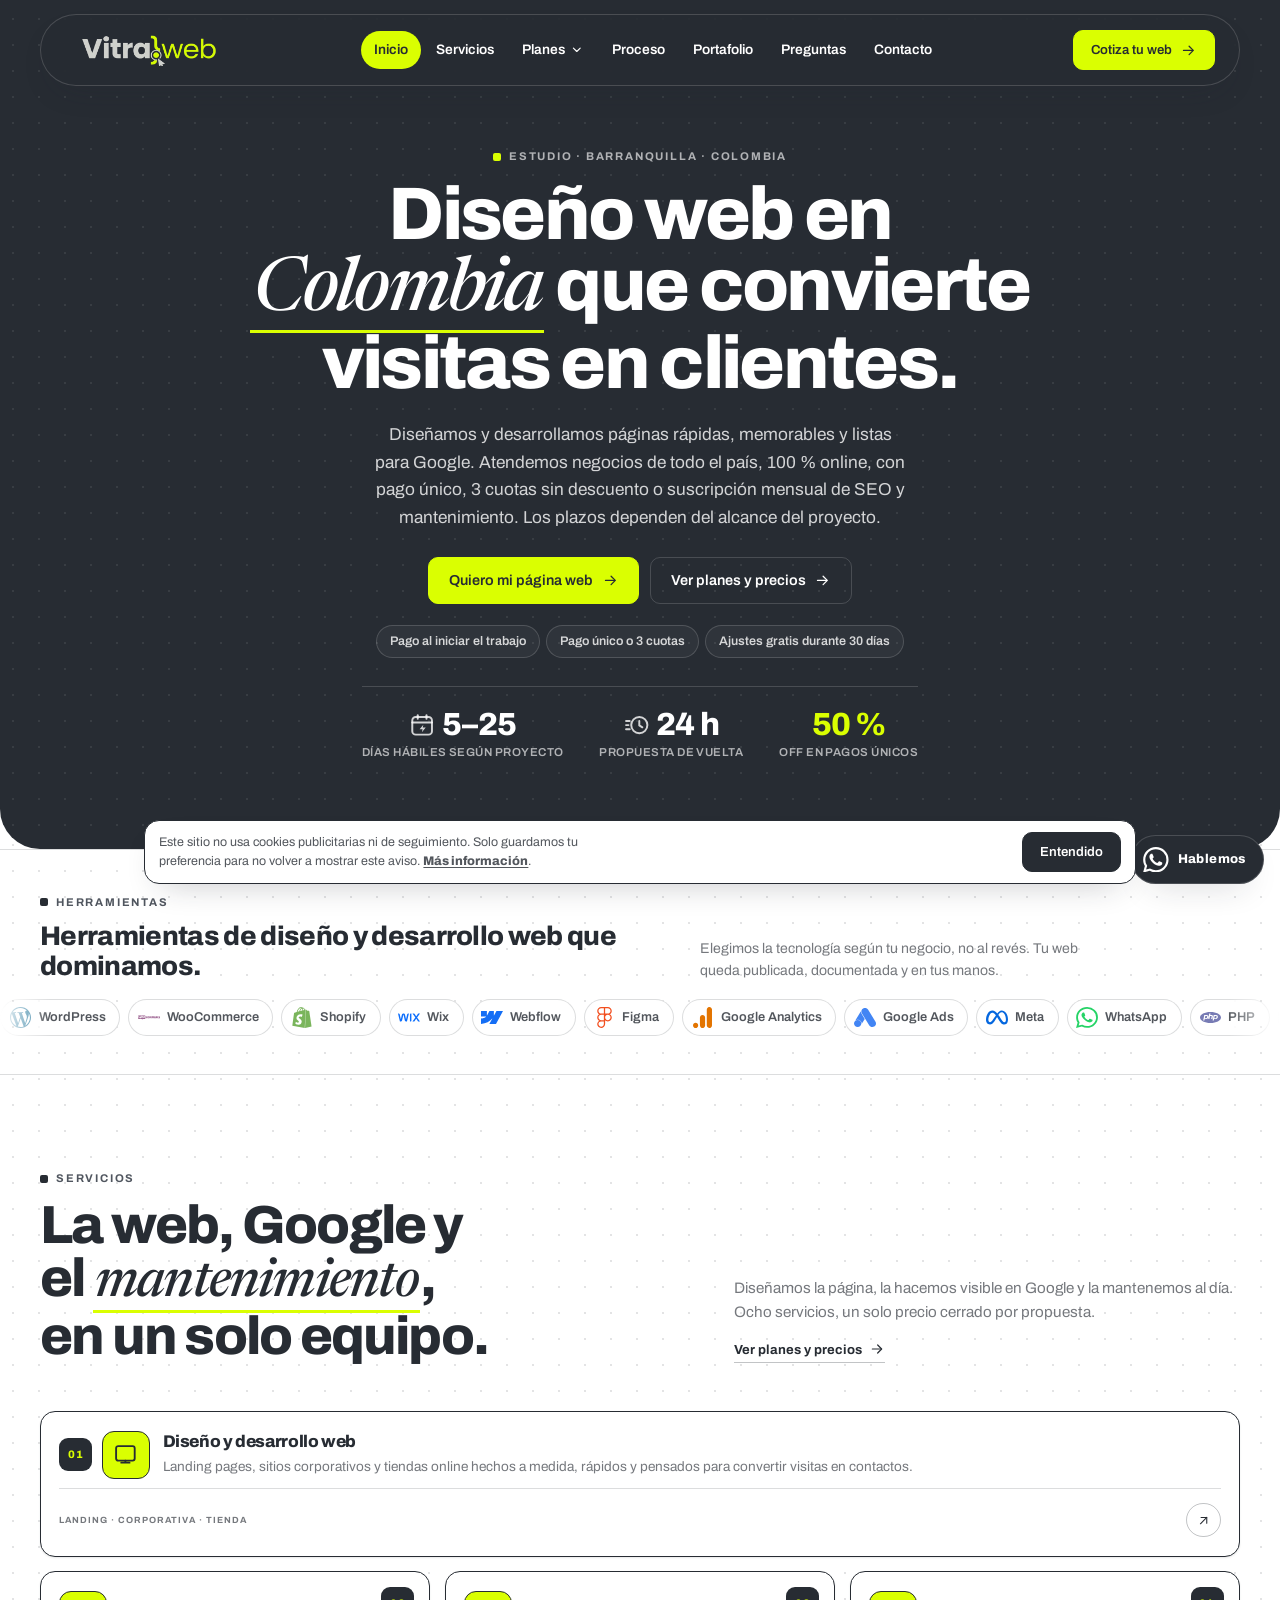
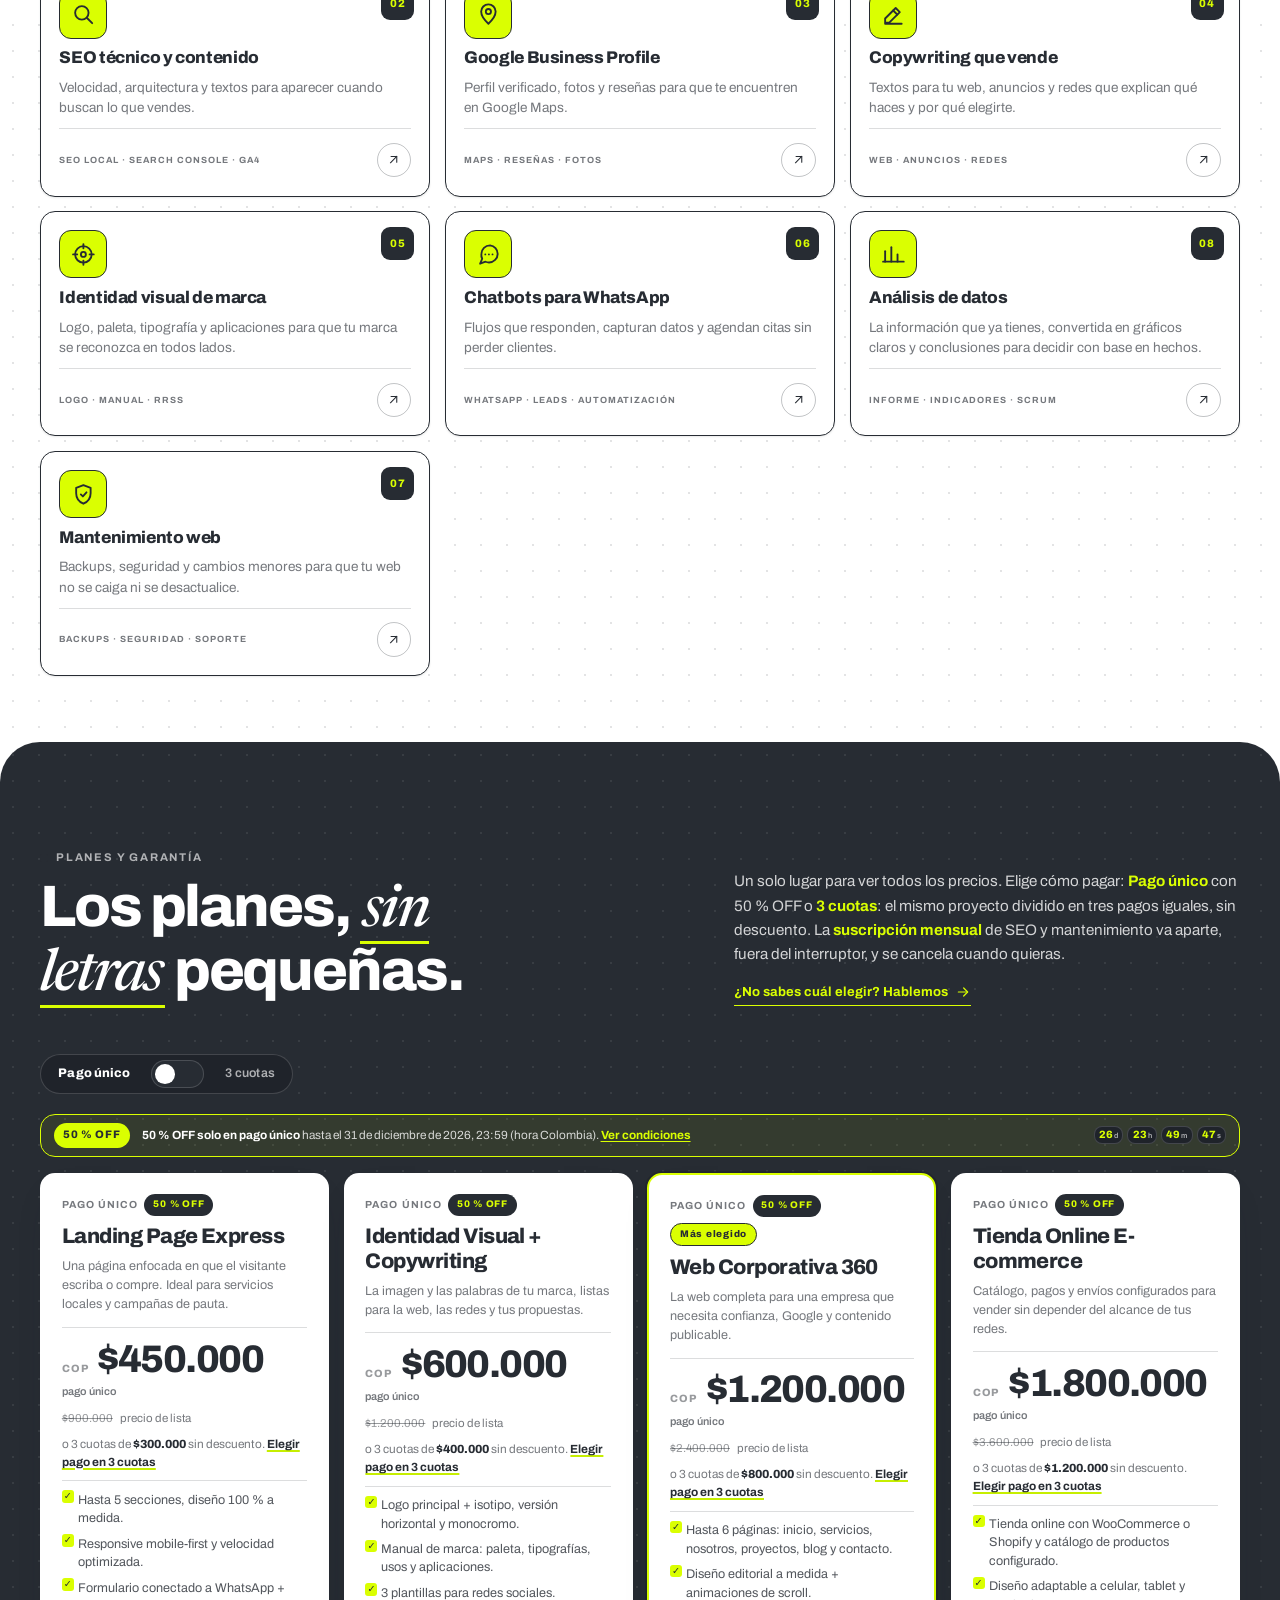
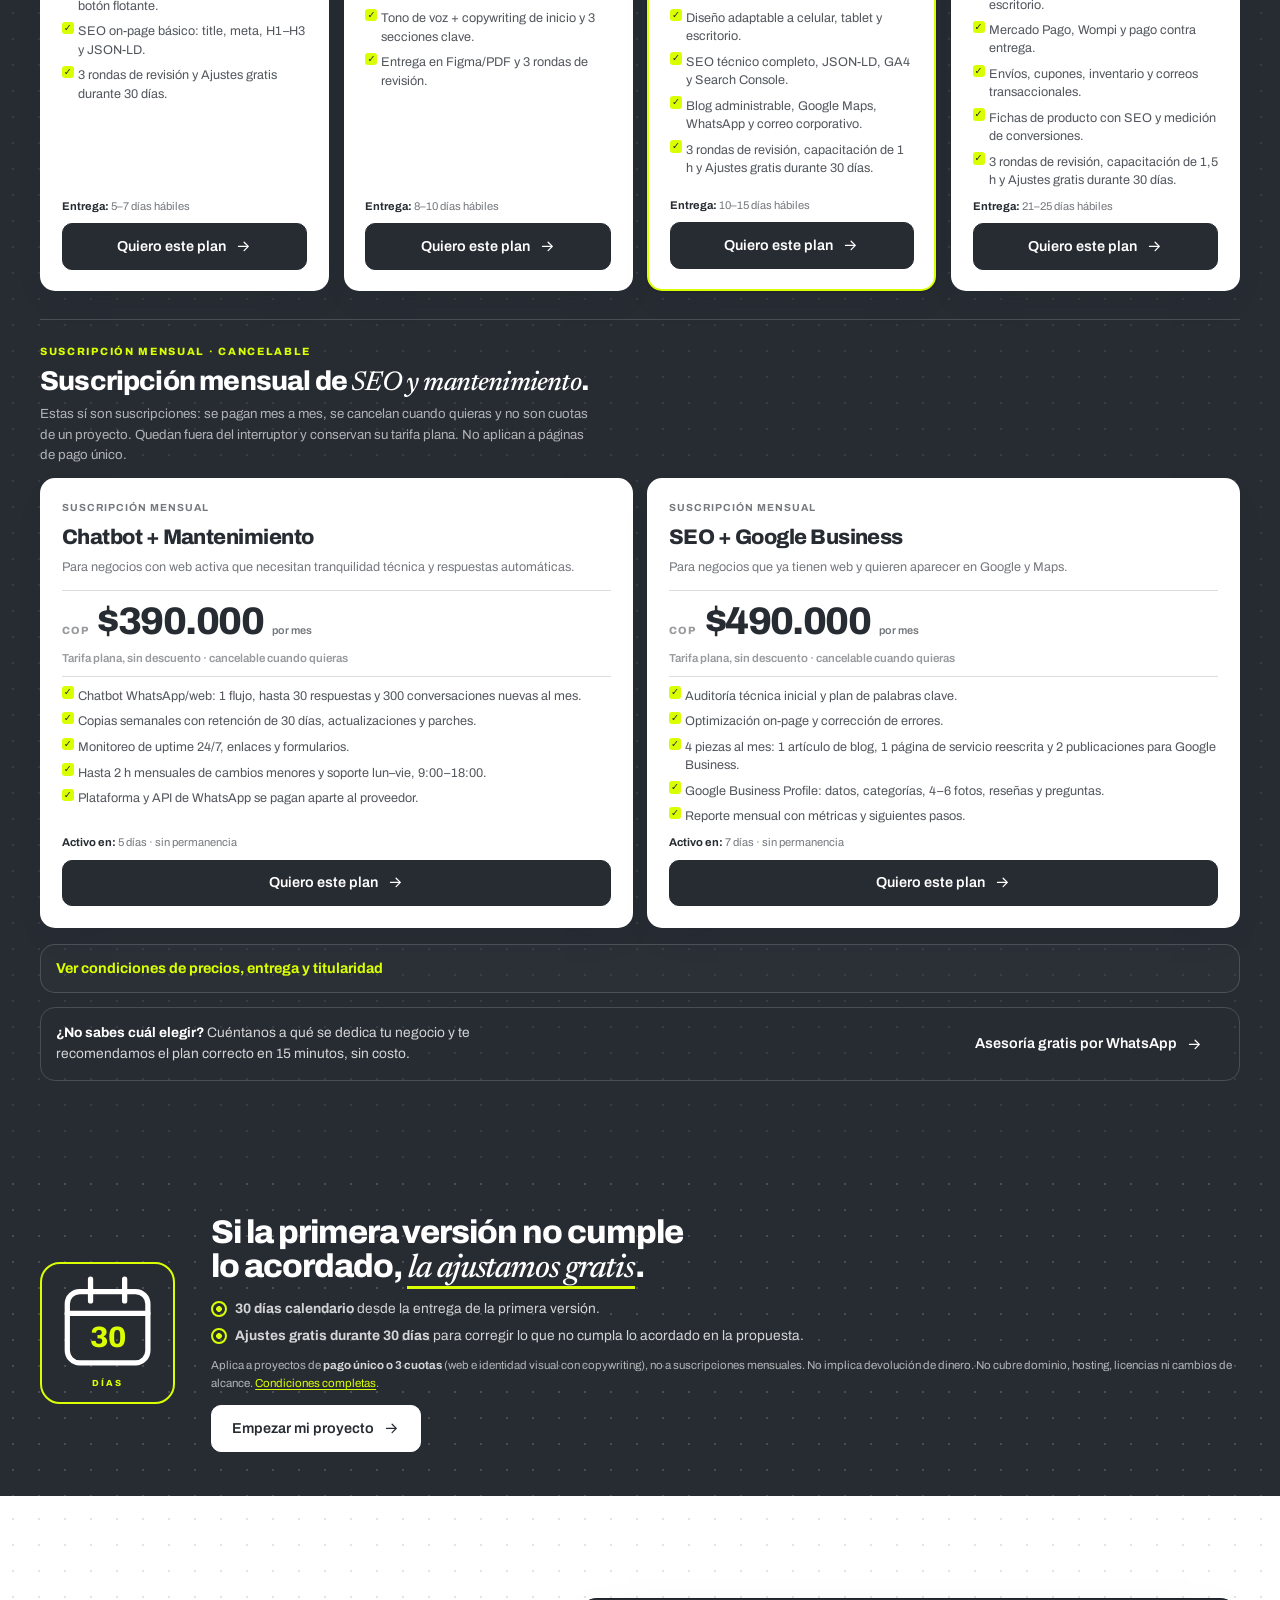
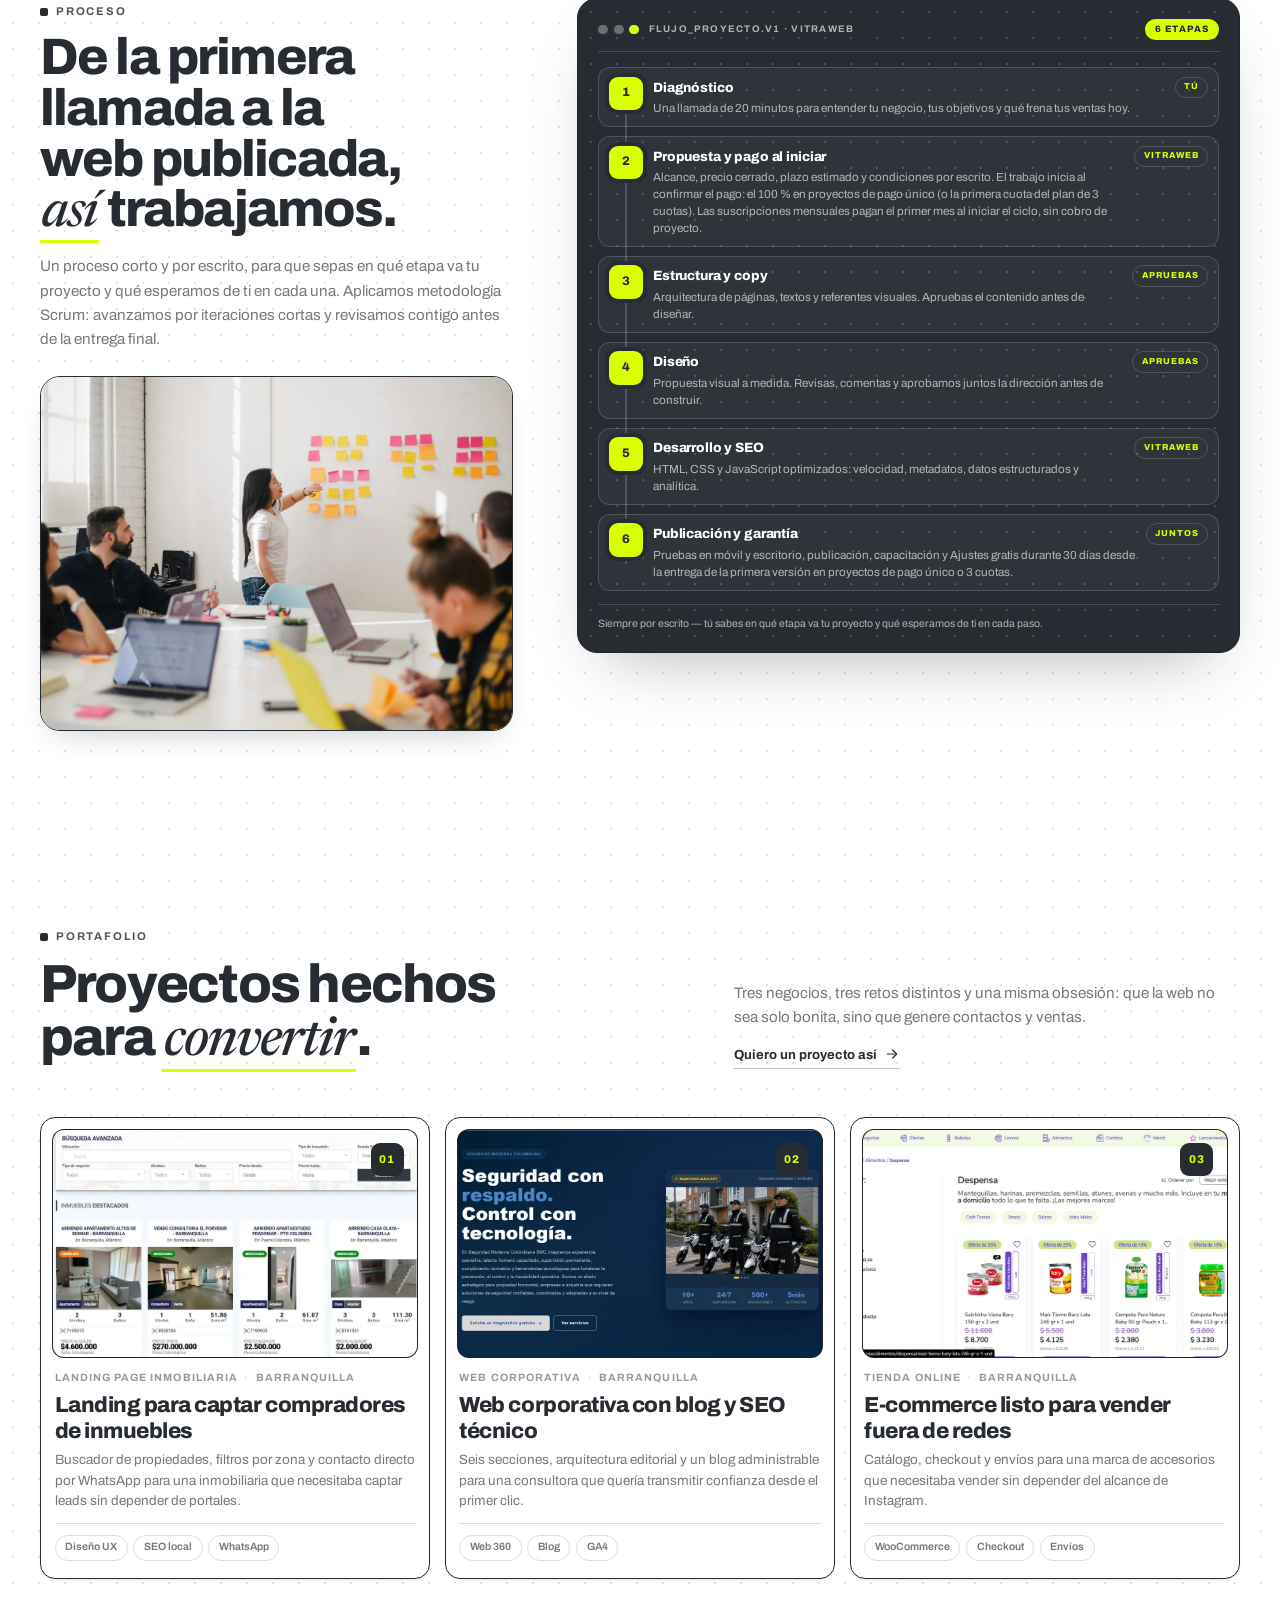
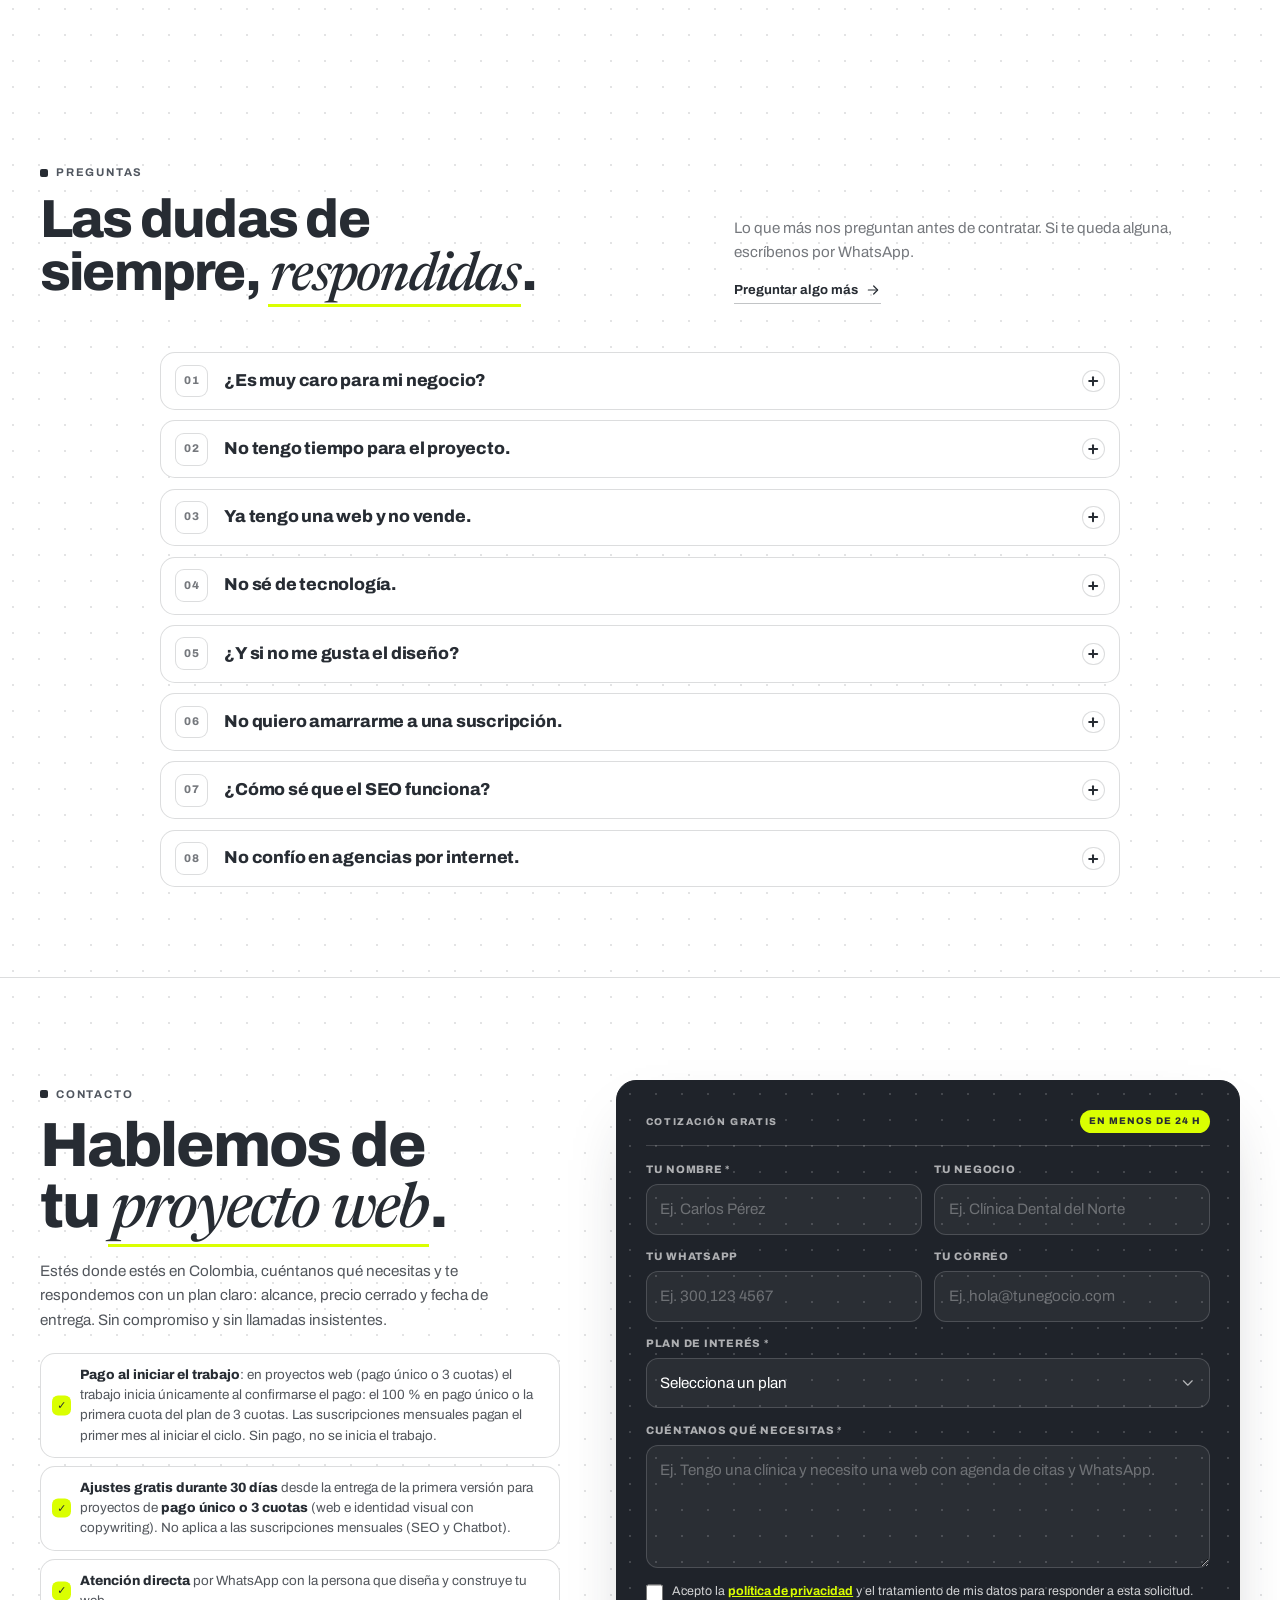
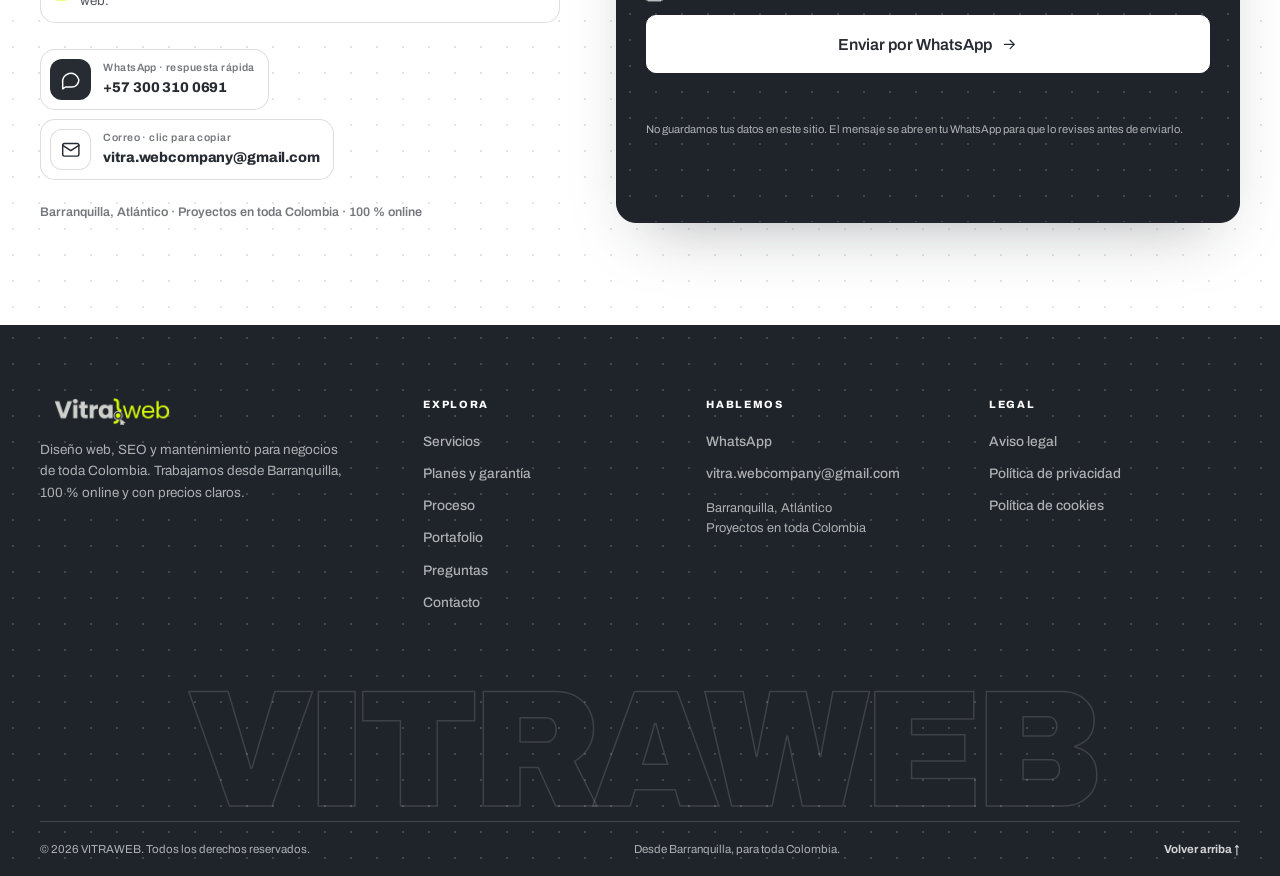
<file: index.html>
<!doctype html>
<html lang="es">
<head>
  <meta charset="utf-8">
  <meta name="viewport" content="width=device-width, initial-scale=1">
  <meta http-equiv="refresh" content="0; url=VITRA.WEB/index.html">
  <title>VITRAWEB</title>
  <script>
    window.location.replace('VITRA.WEB/index.html' + window.location.search + window.location.hash);
  </script>
</head>
<body>
  <p>Abriendo VITRAWEB… <a href="VITRA.WEB/index.html">Haz clic aquí si no te redirige.</a></p>
</body>
</html>
</file>
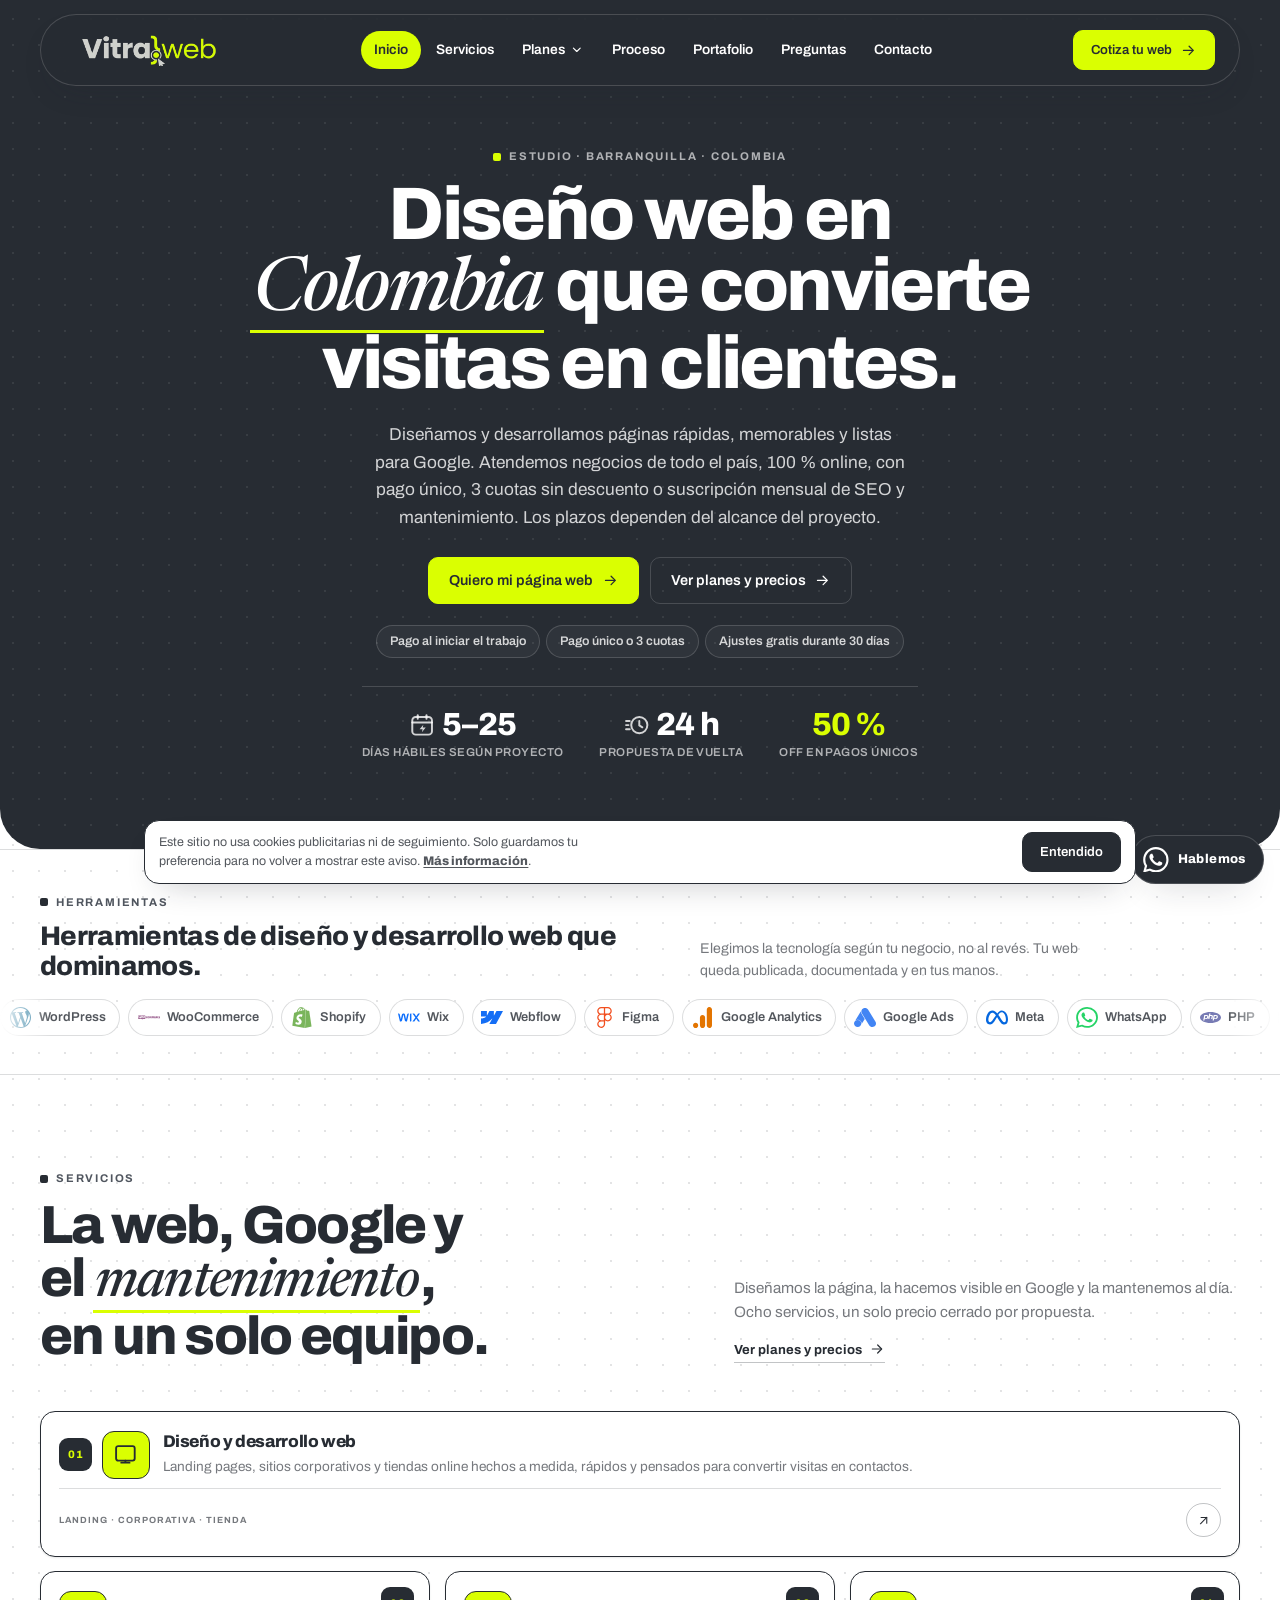
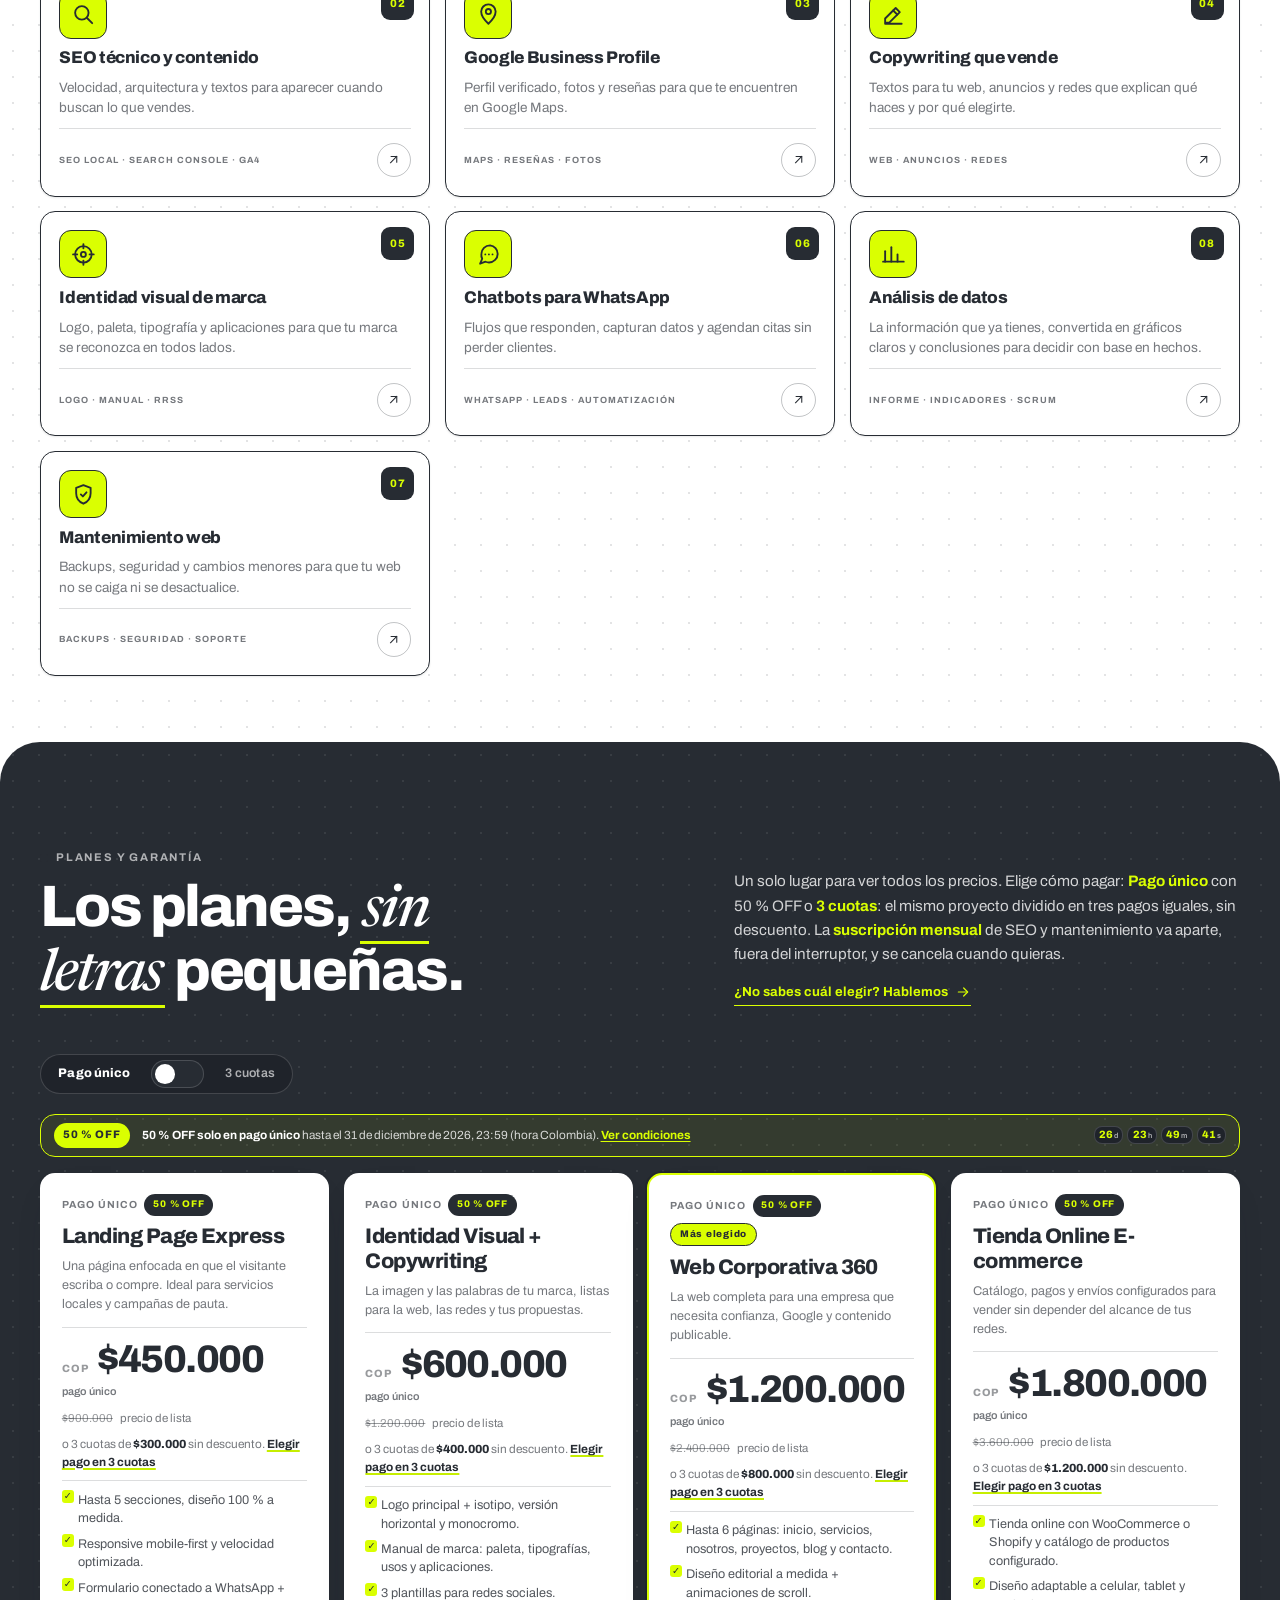
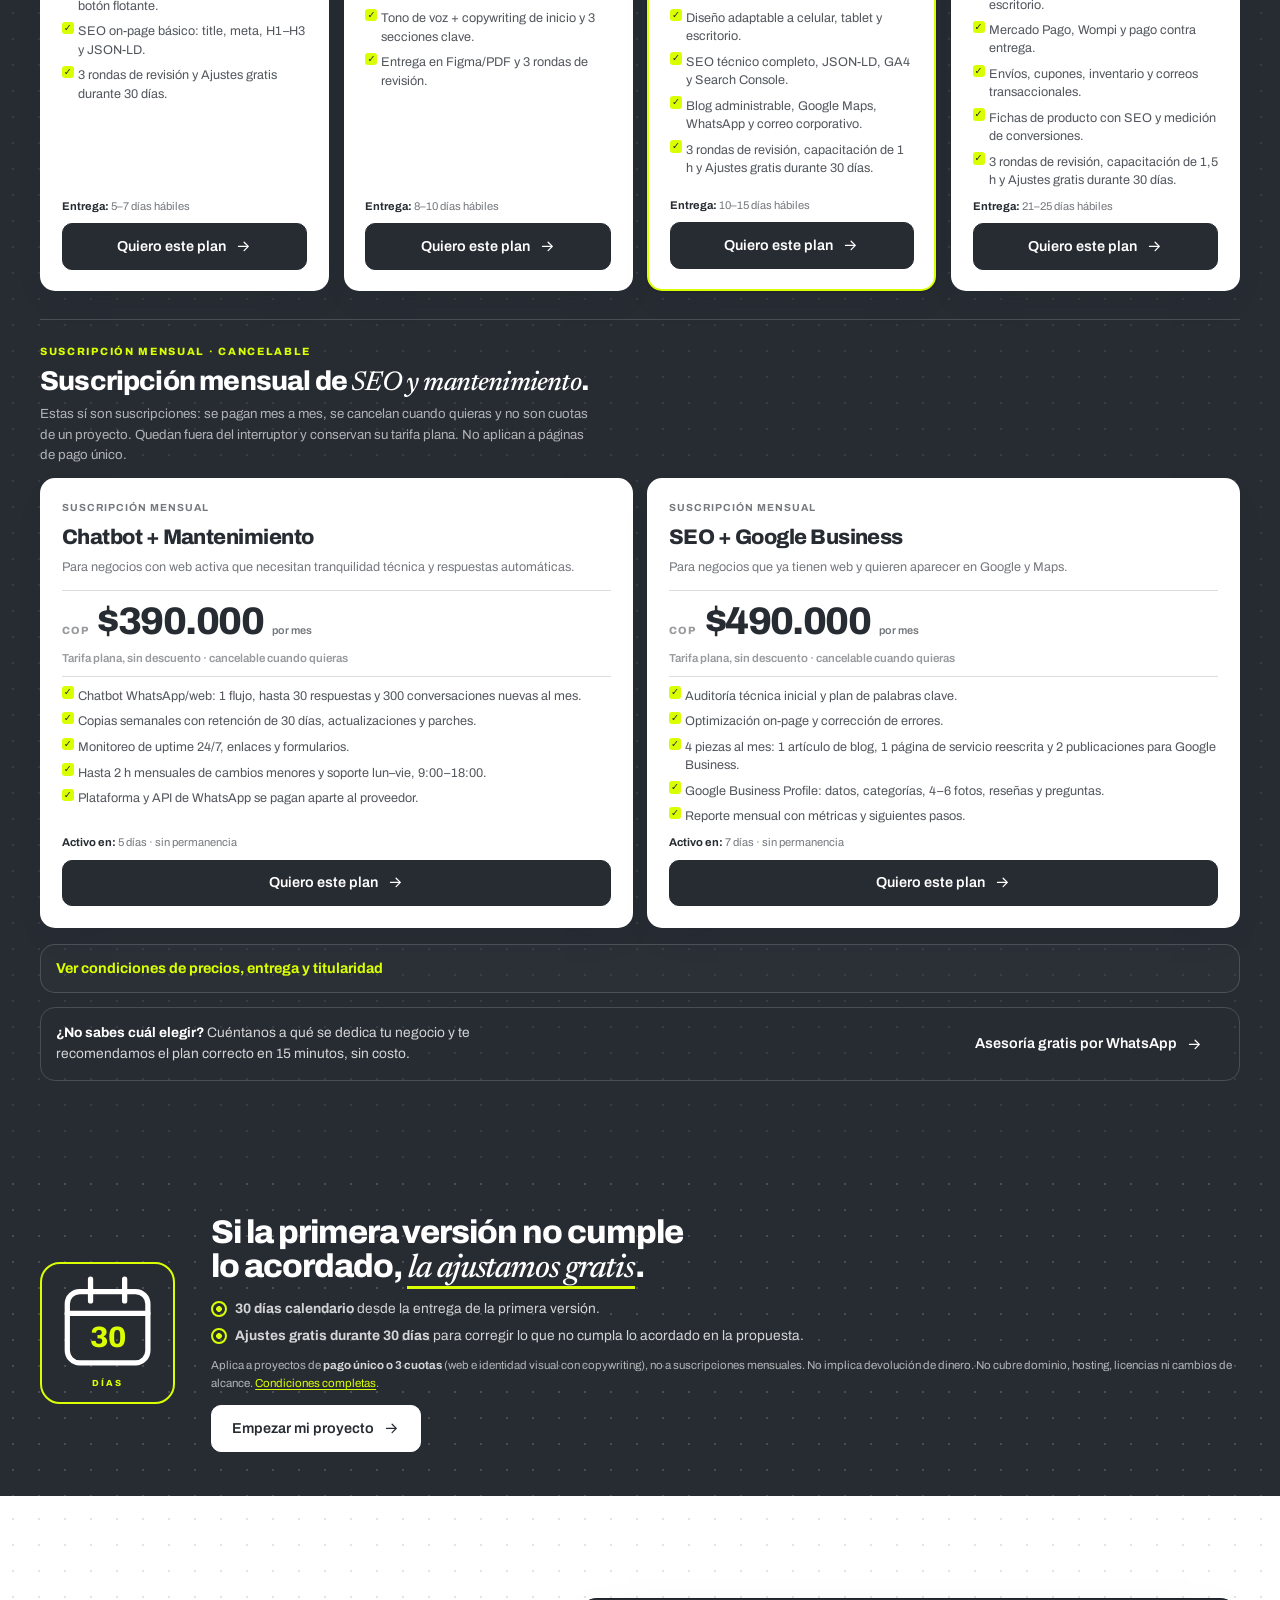
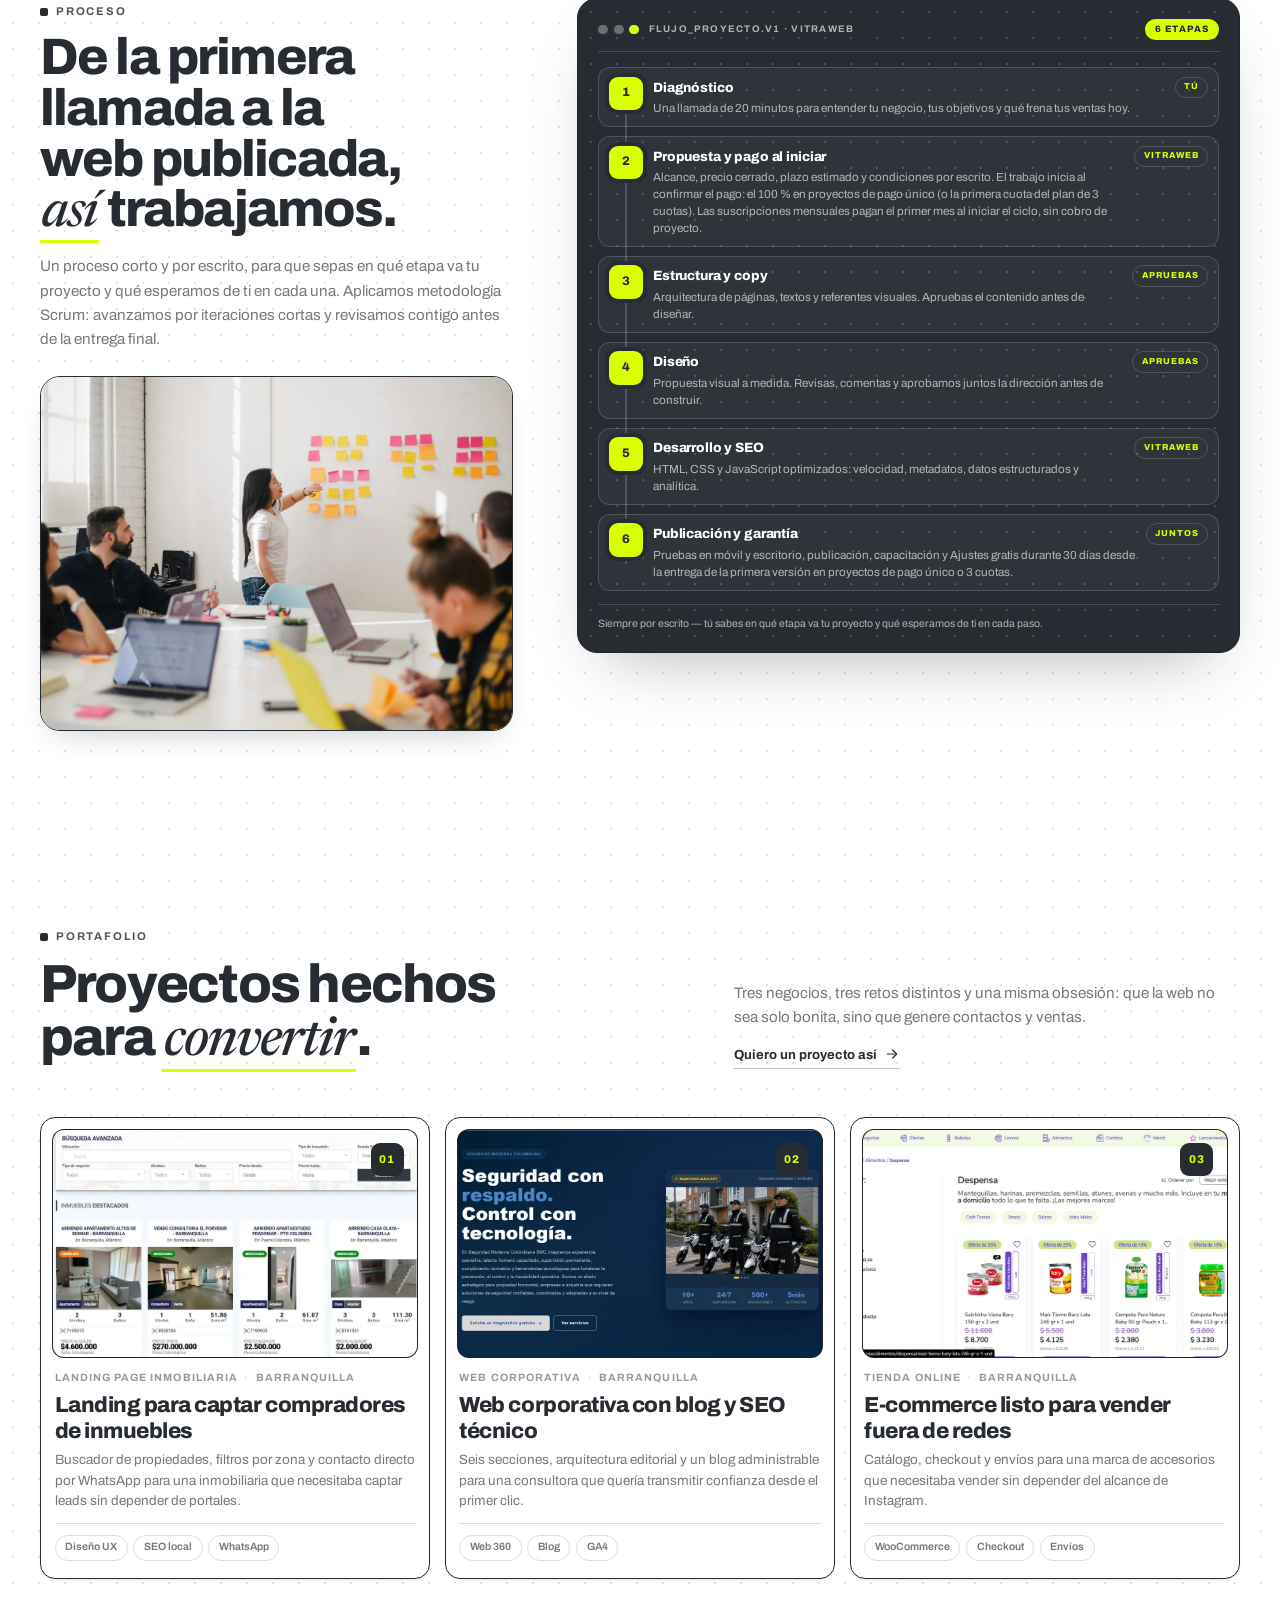
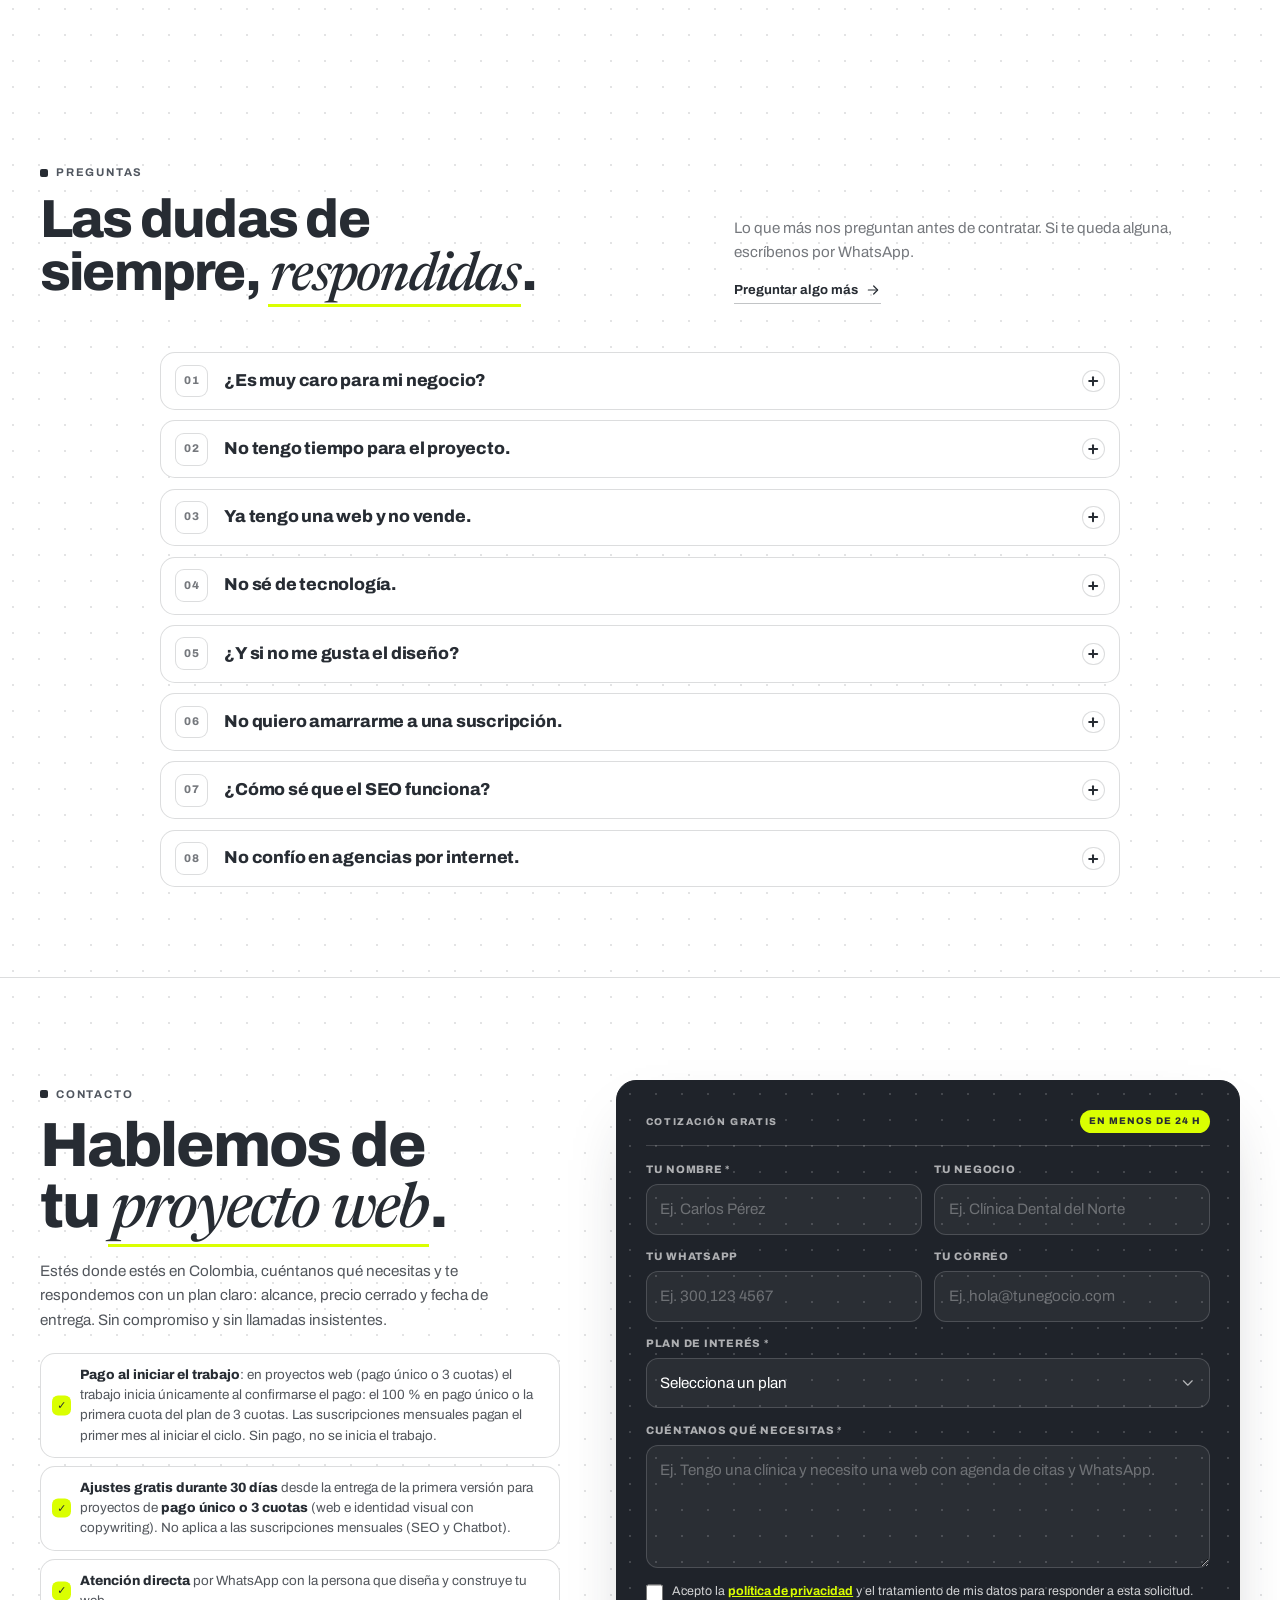
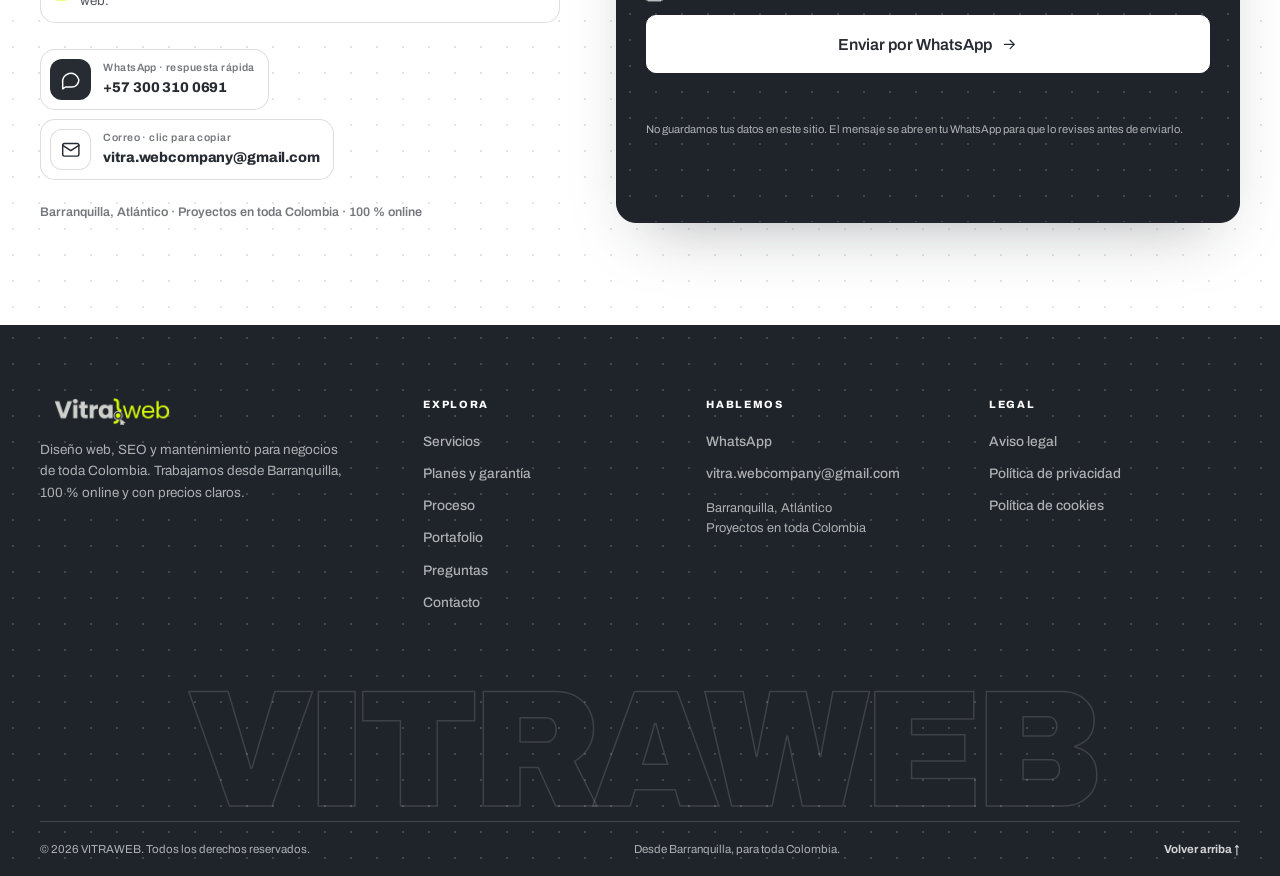
<file: VITRA.WEB/index.html>
<!DOCTYPE html>
<html lang="es-CO" data-type="service">
<head>
  <meta charset="utf-8">
  <meta name="viewport" content="width=device-width, initial-scale=1">

  <!-- SEO base — dominio: https://vitraweb.co -->
  <title>Diseño web en Colombia que convierte | VITRAWEB</title>
  <meta name="description" content="Diseño web en Barranquilla y Colombia: landing pages, webs, tiendas y SEO. Pago único o 3 cuotas; garantía de 30 días desde la entrega de la primera versión.">
  <meta name="robots" content="index, follow, max-image-preview:large">
  <meta name="author" content="VITRAWEB">
  <meta name="theme-color" content="#FFFFFF">
  <meta name="format-detection" content="telephone=no">
  <link rel="canonical" href="https://vitraweb.co/">
  <link rel="alternate" hreflang="es-CO" href="https://vitraweb.co/">
  <link rel="alternate" hreflang="x-default" href="https://vitraweb.co/">

  <meta name="page-type" content="service">
  <meta name="site-kind" content="other">

  <!-- Open Graph / redes sociales -->
  <meta property="og:type" content="website">
  <meta property="og:site_name" content="VITRAWEB">
  <meta property="og:locale" content="es_CO">
  <meta property="og:title" content="Diseño web en Colombia que convierte | VITRAWEB">
  <meta property="og:description" content="Diseño web en Barranquilla y Colombia: landing pages, webs, tiendas y SEO. Pago único o 3 cuotas; garantía de 30 días desde la entrega de la primera versión.">
  <meta property="og:url" content="https://vitraweb.co/">
  <meta property="og:image" content="https://vitraweb.co/assets/img/og.webp">
  <meta property="og:image:width" content="1200">
  <meta property="og:image:height" content="630">
  <meta property="og:image:alt" content="VITRAWEB, estudio de diseño web para negocios de Colombia">
  <meta name="twitter:card" content="summary_large_image">
  <meta name="twitter:title" content="Diseño web en Colombia que convierte | VITRAWEB">
  <meta name="twitter:description" content="Diseño web en Barranquilla y Colombia: landing pages, webs, tiendas y SEO. Pago único o 3 cuotas; garantía de 30 días desde la entrega de la primera versión.">
  <meta name="twitter:image" content="https://vitraweb.co/assets/img/og.webp">

  <!-- Favicons -->
  <link rel="icon" href="assets/img/favicon.ico" sizes="any">
  <link rel="icon" type="image/png" href="assets/img/favicon-32.png" sizes="32x32">
  <link rel="icon" type="image/png" href="assets/img/favicon-16.png" sizes="16x16">
  <link rel="icon" type="image/png" href="assets/img/favicon-96.png" sizes="96x96">
  <link rel="apple-touch-icon" href="assets/img/favicon-180.png">

  <!-- Tipografías -->
  <link rel="preconnect" href="https://fonts.googleapis.com">
  <link rel="preconnect" href="https://fonts.gstatic.com" crossorigin>
  <link href="https://fonts.googleapis.com/css2?family=Archivo:ital,wght@0,400..900;1,400..900&family=Newsreader:ital,opsz,wght@1,6..72,400..600&display=swap" rel="stylesheet">

  <!-- Estilos -->
  <link rel="stylesheet" href="css/style.css">
  <script src="js/main.js" defer></script>
  <noscript>
    <style>
      [data-enter]{opacity:1 !important;animation:none !important}
      /* Sin JS no se puede saber si la promo sigue vigente: se muestra solo precio de lista. */
      [data-promo-only],[data-promo-price],.countdown,.plans__promo{display:none !important}
      [data-regular-price]{display:block !important}
      /* Ya finalizada, la barra solo contiene el aviso de cierre: debe verse sin JS. */
      .is-promo-ended .plans__promo{display:block !important}
    </style>
  </noscript>

  <!-- Datos estructurados: negocio local + sitio web -->
  <script type="application/ld+json">
  {
    "@context": "https://schema.org",
    "@graph": [
      {
        "@type": "LocalBusiness",
        "@id": "https://vitraweb.co/#business",
        "name": "VITRAWEB",
        "legalName": "Manuel Ospino Pacheco",
        "taxID": "1042848246",
        "description": "Estudio de diseño web para negocios de Barranquilla y toda Colombia, especializado en landing pages, webs corporativas, tiendas online, SEO y mantenimiento web.",
        "url": "https://vitraweb.co/",
        "logo": "https://vitraweb.co/assets/img/icono-cuadrado.webp",
        "image": "https://vitraweb.co/assets/img/og.webp",
        "email": "vitra.webcompany@gmail.com",
        "telephone": "+573003100691",
        "priceRange": "$390.000 - $3.600.000 COP",
        "currenciesAccepted": "COP",
        "paymentAccepted": "Transferencia bancaria, Nequi, Daviplata, Tarjeta",
        "address": {
          "@type": "PostalAddress",
          "addressLocality": "Barranquilla",
          "addressRegion": "Atlántico",
          "addressCountry": "CO"
        },
        "areaServed": [
          { "@type": "Country", "name": "Colombia" },
          { "@type": "AdministrativeArea", "name": "Atlántico" },
          { "@type": "City", "name": "Barranquilla" },
          { "@type": "City", "name": "Bogotá" },
          { "@type": "City", "name": "Medellín" },
          { "@type": "City", "name": "Cali" },
          { "@type": "City", "name": "Cartagena" },
          { "@type": "City", "name": "Santa Marta" },
          { "@type": "City", "name": "Bucaramanga" }
        ],
        "sameAs": [
          "https://share.google/F4kW6Sgz4zpPWzQO4",
          "https://www.instagram.com/vitra.web/",
          "https://www.linkedin.com/in/vitraweb-company-504255450/"
        ],
        "knowsAbout": [
          "Diseño web",
          "Desarrollo web",
          "Tiendas online",
          "SEO local",
          "Google Business Profile",
          "Copywriting",
          "Identidad visual",
          "Chatbots para WhatsApp",
          "Mantenimiento web",
          "Análisis de datos"
        ],
        "hasOfferCatalog": {
          "@type": "OfferCatalog",
          "name": "Planes de diseño y marketing web",
          "itemListElement": [
            {
              "@type": "Offer",
              "itemOffered": {
                "@type": "Service",
                "name": "Análisis de datos",
                "url": "https://vitraweb.co/planes/analisis-de-datos.html"
              }
            },
            {
              "@type": "Offer",
              "itemOffered": {
                "@type": "Service",
                "name": "Landing Page Express",
                "url": "https://vitraweb.co/planes/landing-page-express.html"
              }
            },
            {
              "@type": "Offer",
              "itemOffered": {
                "@type": "Service",
                "name": "Web Corporativa 360",
                "url": "https://vitraweb.co/planes/web-corporativa-360.html"
              }
            },
            {
              "@type": "Offer",
              "itemOffered": {
                "@type": "Service",
                "name": "Tienda Online E-commerce",
                "url": "https://vitraweb.co/planes/tienda-online-e-commerce.html"
              }
            },
            {
              "@type": "Offer",
              "itemOffered": {
                "@type": "Service",
                "name": "Identidad Visual + Copywriting",
                "url": "https://vitraweb.co/planes/identidad-visual-copywriting.html"
              }
            },
            {
              "@type": "Offer",
              "itemOffered": {
                "@type": "Service",
                "name": "SEO + Google Business",
                "url": "https://vitraweb.co/planes/seo-google-business.html"
              }
            },
            {
              "@type": "Offer",
              "itemOffered": {
                "@type": "Service",
                "name": "Chatbot + Mantenimiento",
                "url": "https://vitraweb.co/planes/chatbot-mantenimiento.html"
              }
            }
          ]
        }
      },
      {
        "@type": "WebSite",
        "@id": "https://vitraweb.co/#website",
        "url": "https://vitraweb.co/",
        "name": "VITRAWEB",
        "inLanguage": "es-CO",
        "publisher": { "@id": "https://vitraweb.co/#business" }
      }
    ]
  }
  </script>

  <!-- Datos estructurados: servicio de diseño web -->
  <script type="application/ld+json" id="service-offer-schema">
  {
    "@context": "https://schema.org",
    "@type": "Service",
    "@id": "https://vitraweb.co/#diseno-web",
    "serviceType": "Diseño y desarrollo web",
    "name": "Diseño web a medida VITRAWEB",
    "description": "Landing pages, webs corporativas, tiendas online e identidad visual con diseño mobile-first, pago único o 3 cuotas y garantía de 30 días desde la entrega de la primera versión. Proyectos para negocios de Barranquilla y toda Colombia.",
    "provider": { "@id": "https://vitraweb.co/#business" },
    "image": "https://vitraweb.co/assets/img/og.webp",
    "brand": {
      "@type": "Brand",
      "name": "VITRAWEB"
    },
    "category": "Diseño y desarrollo web",
    "url": "https://vitraweb.co/#planes",
    "offers": {
      "@type": "AggregateOffer",
      "@id": "https://vitraweb.co/#oferta-planes",
      "priceCurrency": "COP",
      "lowPrice": "450000",
      "highPrice": "1800000",
      "offerCount": "5",
      "priceValidUntil": "2026-12-31",
      "availability": "https://schema.org/InStock",
      "url": "https://vitraweb.co/#planes",
      "seller": { "@id": "https://vitraweb.co/#business" }
    }
  }
  </script>

  <!-- Datos estructurados: preguntas frecuentes -->
  <script type="application/ld+json">
  {
    "@context": "https://schema.org",
    "@type": "FAQPage",
    "@id": "https://vitraweb.co/#faq-schema",
    "mainEntity": [
      {
        "@type": "Question",
        "name": "¿Es muy caro para mi negocio?",
        "acceptedAnswer": {
          "@type": "Answer",
          "text": "El pago único tiene 50 % de descuento mientras la promoción esté vigente: desde $450.000. Agotada la promoción, aplica el precio de lista, desde $900.000. También puedes pagar en 3 cuotas: divides el precio de lista en tres pagos iguales, sin descuento, y el proyecto termina con el tercero. No es una suscripción. La suscripción mensual es solo para SEO y mantenimiento, se paga mes a mes y se cancela cuando quieras. Ajustamos el alcance a lo que tu negocio necesita para vender, sin inflar el proyecto con cosas que no vas a usar."
        }
      },
      {
        "@type": "Question",
        "name": "No tengo tiempo para el proyecto.",
        "acceptedAnswer": {
          "@type": "Answer",
          "text": "Tú das el contexto en una llamada de 20 minutos y nosotros hacemos el resto. Los plazos dependen del tipo de proyecto: landing 5–7 días hábiles, identidad 8–10, web corporativa 10–15 y tienda online 21–25. El plazo exacto queda en la propuesta y depende del alcance y de la entrega oportuna de tus contenidos."
        }
      },
      {
        "@type": "Question",
        "name": "Ya tengo una web y no vende.",
        "acceptedAnswer": {
          "@type": "Answer",
          "text": "Hacemos una auditoría inicial y te decimos qué está frenando la conversión: diseño, mensaje, velocidad o SEO. Si el problema es de fondo, te proponemos un rediseño con objetivos medibles."
        }
      },
      {
        "@type": "Question",
        "name": "No sé de tecnología.",
        "acceptedAnswer": {
          "@type": "Answer",
          "text": "Nos encargamos de la configuración técnica y te explicamos qué contrata cada proveedor. El dominio se registra a tu nombre; el hosting y el certificado SSL se eligen contigo y se pagan aparte. Recomendamos hosting profesional para un sitio crítico para el negocio. Al final te capacitamos para que puedas publicar contenido sin depender de nadie y entiendas qué estás pagando."
        }
      },
      {
        "@type": "Question",
        "name": "¿Y si no me gusta el diseño?",
        "acceptedAnswer": {
          "@type": "Answer",
          "text": "3 rondas de revisión incluidas. Ajustes gratis durante 30 días: 30 días calendario desde la entrega de la primera versión para corregir lo que no cumpla lo acordado en la propuesta. Aplica a proyectos de pago único o 3 cuotas (web e identidad visual con copywriting); no a suscripciones mensuales. No implica devolución de dinero ni cambios de alcance."
        }
      },
      {
        "@type": "Question",
        "name": "No quiero amarrarme a una suscripción.",
        "acceptedAnswer": {
          "@type": "Answer",
          "text": "La suscripción mensual de SEO y mantenimiento no tiene permanencia forzosa. Puedes cancelar cuando quieras; recomendamos tres meses solo para que los resultados sean medibles. No es un plan en cuotas: se paga mes a mes y puedes detenerla en cualquier momento."
        }
      },
      {
        "@type": "Question",
        "name": "¿Cómo sé que el SEO funciona?",
        "acceptedAnswer": {
          "@type": "Answer",
          "text": "Definimos objetivos y métricas antes de empezar. Cada mes entregamos 4 piezas: 1 artículo de blog, 1 página de servicio o producto reescrita y 2 publicaciones para Google Business Profile. También actualizamos datos, fotos y reseñas del perfil, y enviamos un reporte con avances reales. El SEO no es magia: es trabajo constante, contenido útil y decisiones medibles."
        }
      },
      {
        "@type": "Question",
        "name": "No confío en agencias por internet.",
        "acceptedAnswer": {
          "@type": "Answer",
          "text": "Trabajamos con contrato, pago único al 100 % al iniciar el trabajo o plan de 3 cuotas, y atención directa por WhatsApp: hablas con la persona que diseña y desarrolla tu web desde el primer día, no con un call center. Trabajamos desde Barranquilla para toda Colombia."
        }
      }
    ]
  }
  </script>
</head>
<body>
  <a class="skip-link" href="#main">Saltar al contenido principal</a>

  <!-- Encabezado -->
  <header class="site-header">
    <div class="container header__inner">
      <a class="brand" href="#inicio" aria-label="VITRAWEB, volver al inicio">
        <img src="assets/img/logo-vitra-claro.webp" alt="VITRAWEB, estudio de diseño web para negocios de Colombia" width="616" height="120">
      </a>

      <input class="nav-check" type="checkbox" id="nav-check">
      <label class="nav-toggle" for="nav-check">
        <span class="nav-toggle__bars" aria-hidden="true"></span>
        <span class="sr-only">Abrir menú de navegación</span>
      </label>

      <nav class="primary-nav" id="primary-nav" aria-label="Navegación principal">
        <a href="#inicio">Inicio</a>
        <a href="#servicios">Servicios</a>
        <div class="nav-item nav-item--menu">
          <a href="#planes" class="nav-menu__toggle" aria-expanded="false" aria-controls="nav-menu-planes">Planes
            <svg class="nav-caret" viewBox="0 0 24 24" fill="none" stroke="currentColor" stroke-width="2" stroke-linecap="round" stroke-linejoin="round" aria-hidden="true" focusable="false"><path d="m6 9 6 6 6-6"/></svg>
          </a>
          <div class="nav-menu" id="nav-menu-planes" role="navigation" aria-label="Planes y garantía">
            <p class="nav-menu__eyebrow">Pago único · 50 % OFF</p>
            <a class="nav-menu__item" href="planes/analisis-de-datos.html"><span class="nav-menu__name">Análisis de datos</span><span class="nav-menu__price">$540.000</span></a>
            <a class="nav-menu__item" href="planes/landing-page-express.html"><span class="nav-menu__name">Landing Page Express</span><span class="nav-menu__price">$450.000</span></a>
            <a class="nav-menu__item" href="planes/identidad-visual-copywriting.html"><span class="nav-menu__name">Identidad Visual + Copywriting</span><span class="nav-menu__price">$600.000</span></a>
            <a class="nav-menu__item" href="planes/web-corporativa-360.html"><span class="nav-menu__name">Web Corporativa 360</span><span class="nav-menu__price">$1.200.000</span></a>
            <a class="nav-menu__item" href="planes/tienda-online-e-commerce.html"><span class="nav-menu__name">Tienda Online E-commerce</span><span class="nav-menu__price">$1.800.000</span></a>
            <p class="nav-menu__eyebrow">Suscripción mensual · cancelable</p>
            <a class="nav-menu__item" href="planes/chatbot-mantenimiento.html"><span class="nav-menu__name">Chatbot + Mantenimiento</span><span class="nav-menu__price">$390.000/mes</span></a>
            <a class="nav-menu__item" href="planes/seo-google-business.html"><span class="nav-menu__name">SEO + Google Business</span><span class="nav-menu__price">$490.000/mes</span></a>
            <a class="nav-menu__all" href="#planes">Ver todos los planes y precios <svg class="btn__arrow" viewBox="0 0 24 24" fill="none" stroke="currentColor" stroke-width="1.8" stroke-linecap="round" stroke-linejoin="round" aria-hidden="true" focusable="false"><path d="M5 12h13"/><path d="m13 6 6 6-6 6"/></svg></a>
            <a class="nav-menu__all" href="#garantia">Ver garantía</a>
          </div>
        </div>
        <a href="#proceso">Proceso</a>
        <a href="#proyectos">Portafolio</a>
        <a href="#faq">Preguntas</a>
        <a href="#contacto">Contacto</a>
        <a class="btn btn--ink btn--sm primary-nav__cta" href="#contacto">
          Cotiza tu web
          <svg class="btn__arrow" viewBox="0 0 24 24" fill="none" stroke="currentColor" stroke-width="1.8" stroke-linecap="round" stroke-linejoin="round" aria-hidden="true" focusable="false"><path d="M5 12h13"/><path d="m13 6 6 6-6 6"/></svg>
        </a>
      </nav>

      <a class="btn btn--ink btn--sm header__cta" href="#contacto">
        Cotiza tu web
        <svg class="btn__arrow" viewBox="0 0 24 24" fill="none" stroke="currentColor" stroke-width="1.8" stroke-linecap="round" stroke-linejoin="round" aria-hidden="true" focusable="false"><path d="M5 12h13"/><path d="m13 6 6 6-6 6"/></svg>
      </a>
    </div>
  </header>

  <main id="main">
    <!-- H1 único · Hero -->
    <section class="hero hero--dark" id="inicio" aria-labelledby="hero-title">
      <div class="container hero__grid">
        <div class="hero__copy">
          <p class="eyebrow eyebrow--on-dark" data-enter style="--delay:.05s"><span class="eyebrow__dot" aria-hidden="true"></span> Estudio · Barranquilla · Colombia</p>

          <h1 class="hero__title" id="hero-title" data-enter style="--delay:.14s">
            Diseño web en <em>Colombia</em> que convierte visitas en clientes.
          </h1>

          <p class="hero__lead" data-enter style="--delay:.24s">Diseñamos y desarrollamos páginas rápidas, memorables y listas para Google. Atendemos negocios de todo el país, 100&nbsp;% online, con pago único, 3 cuotas sin descuento o suscripción mensual de SEO y mantenimiento. Los plazos dependen del alcance del proyecto.</p>

          <div class="hero__actions" data-enter style="--delay:.32s">
            <a class="btn btn--lime" href="#contacto">
              Quiero mi página web
              <svg class="btn__arrow" viewBox="0 0 24 24" fill="none" stroke="currentColor" stroke-width="1.8" stroke-linecap="round" stroke-linejoin="round" aria-hidden="true" focusable="false"><path d="M5 12h13"/><path d="m13 6 6 6-6 6"/></svg>
            </a>
            <a class="btn btn--ghost" href="#planes">
              Ver planes y precios
              <svg class="btn__arrow" viewBox="0 0 24 24" fill="none" stroke="currentColor" stroke-width="1.8" stroke-linecap="round" stroke-linejoin="round" aria-hidden="true" focusable="false"><path d="M5 12h13"/><path d="m13 6 6 6-6 6"/></svg>
            </a>
          </div>

          <ul class="hero__chips" data-enter style="--delay:.4s" aria-label="Condiciones de compra">
            <li>Pago al iniciar el trabajo</li>
            <li>Pago único o 3 cuotas</li>
            <li>Ajustes gratis durante 30 días</li>
          </ul>

          <div class="hero__proof" data-enter style="--delay:.48s">
            <div class="proof">
              <strong class="proof__value proof__value--with-icon">
                <svg class="proof__icon" viewBox="0 0 24 24" fill="none" stroke="currentColor" stroke-width="1.8" stroke-linecap="round" stroke-linejoin="round" aria-hidden="true" focusable="false">
                  <rect x="3" y="4.6" width="18" height="16.1" rx="3.2"/>
                  <path d="M3 9.6h18"/>
                  <path d="M8 2.9v3.3"/>
                  <path d="M16 2.9v3.3"/>
                  <path d="M13.1 11.6 9.7 15.7h2.7l-.6 2.9 3.5-4.5h-2.7z" fill="currentColor" stroke="none"/>
                </svg>
                <span>5–25</span>
              </strong>
              <span class="proof__label">días hábiles según proyecto</span>
            </div>
            <div class="proof">
              <strong class="proof__value proof__value--with-icon">
                <svg class="proof__icon" viewBox="0 0 24 24" fill="none" stroke="currentColor" stroke-width="1.8" stroke-linecap="round" stroke-linejoin="round" aria-hidden="true" focusable="false">
                  <circle cx="14" cy="12" r="7.4"/>
                  <path d="M14 8.3v4l2.8 1.7"/>
                  <path d="M1.9 8.2h3.3"/>
                  <path d="M1.9 12h2.2"/>
                  <path d="M1.9 15.8h3.3"/>
                </svg>
                <span>24 h</span>
              </strong>
              <span class="proof__label">propuesta de vuelta</span>
            </div>
            <div class="proof" data-promo-only>
              <strong class="proof__value proof__value--lime">50&nbsp;%</strong>
              <span class="proof__label">OFF en pagos únicos</span>
            </div>
          </div>
        </div>
      </div>
    </section>

    <!-- Herramientas -->
    <section class="tools-section" aria-labelledby="tools-title">
      <div class="container tools__head">
        <div>
          <p class="eyebrow"><span class="eyebrow__dot" aria-hidden="true"></span> Herramientas</p>
          <h2 class="tools__title" id="tools-title">Herramientas de diseño y desarrollo web que dominamos.</h2>
        </div>
        <p class="tools__note">Elegimos la tecnología según tu negocio, no al revés. Tu web queda publicada, documentada y en tus manos.</p>
      </div>

      <div class="tools__viewport" aria-label="Herramientas con las que trabaja VITRAWEB">
        <div class="tools__track">
          <ul class="tools__group">
            <li class="tool"><img src="assets/img/tools/wordpress.svg" alt="" width="24" height="24" decoding="async"><span>WordPress</span></li>
            <li class="tool"><img src="assets/img/tools/woocommerce.svg" alt="" width="24" height="24" decoding="async"><span>WooCommerce</span></li>
            <li class="tool"><img src="assets/img/tools/shopify.svg" alt="" width="24" height="24" decoding="async"><span>Shopify</span></li>
            <li class="tool"><img src="assets/img/tools/wix.svg" alt="" width="24" height="24" decoding="async"><span>Wix</span></li>
            <li class="tool"><img src="assets/img/tools/webflow.svg" alt="" width="24" height="24" decoding="async"><span>Webflow</span></li>
            <li class="tool"><img src="assets/img/tools/figma.svg" alt="" width="24" height="24" decoding="async"><span>Figma</span></li>
            <li class="tool"><img src="assets/img/tools/googleanalytics.svg" alt="" width="24" height="24" decoding="async"><span>Google Analytics</span></li>
            <li class="tool"><img src="assets/img/tools/googleads.svg" alt="" width="24" height="24" decoding="async"><span>Google Ads</span></li>
            <li class="tool"><img src="assets/img/tools/meta.svg" alt="" width="24" height="24" decoding="async"><span>Meta</span></li>
            <li class="tool"><img src="assets/img/tools/whatsapp.svg" alt="" width="24" height="24" decoding="async"><span>WhatsApp</span></li>
            <li class="tool"><img src="assets/img/tools/php.svg" alt="" width="24" height="24" decoding="async"><span>PHP</span></li>
            <li class="tool"><img src="assets/img/tools/javascript.svg" alt="" width="24" height="24" decoding="async"><span>JavaScript</span></li>
            <li class="tool"><img src="assets/img/tools/python.svg" alt="" width="24" height="24" decoding="async"><span>Python</span></li>
            <li class="tool"><img src="assets/img/tools/notion.svg" alt="" width="24" height="24" decoding="async"><span>Notion</span></li>
            <li class="tool"><img src="assets/img/tools/canva.svg" alt="" width="24" height="24" decoding="async"><span>Canva</span></li>
            <li class="tool"><img src="assets/img/tools/aws.svg" alt="" width="24" height="24" decoding="async"><span>AWS</span></li>
            <li class="tool"><img src="assets/img/tools/linux.svg" alt="" width="24" height="24" decoding="async"><span>Linux</span></li>
            <li class="tool"><img src="assets/img/tools/dotnet.svg" alt="" width="24" height="24" decoding="async"><span>.NET</span></li>
          </ul>
          <ul class="tools__group" aria-hidden="true">
            <li class="tool"><img src="assets/img/tools/wordpress.svg" alt="" width="24" height="24" decoding="async"><span>WordPress</span></li>
            <li class="tool"><img src="assets/img/tools/woocommerce.svg" alt="" width="24" height="24" decoding="async"><span>WooCommerce</span></li>
            <li class="tool"><img src="assets/img/tools/shopify.svg" alt="" width="24" height="24" decoding="async"><span>Shopify</span></li>
            <li class="tool"><img src="assets/img/tools/wix.svg" alt="" width="24" height="24" decoding="async"><span>Wix</span></li>
            <li class="tool"><img src="assets/img/tools/webflow.svg" alt="" width="24" height="24" decoding="async"><span>Webflow</span></li>
            <li class="tool"><img src="assets/img/tools/figma.svg" alt="" width="24" height="24" decoding="async"><span>Figma</span></li>
            <li class="tool"><img src="assets/img/tools/googleanalytics.svg" alt="" width="24" height="24" decoding="async"><span>Google Analytics</span></li>
            <li class="tool"><img src="assets/img/tools/googleads.svg" alt="" width="24" height="24" decoding="async"><span>Google Ads</span></li>
            <li class="tool"><img src="assets/img/tools/meta.svg" alt="" width="24" height="24" decoding="async"><span>Meta</span></li>
            <li class="tool"><img src="assets/img/tools/whatsapp.svg" alt="" width="24" height="24" decoding="async"><span>WhatsApp</span></li>
            <li class="tool"><img src="assets/img/tools/php.svg" alt="" width="24" height="24" decoding="async"><span>PHP</span></li>
            <li class="tool"><img src="assets/img/tools/javascript.svg" alt="" width="24" height="24" decoding="async"><span>JavaScript</span></li>
            <li class="tool"><img src="assets/img/tools/python.svg" alt="" width="24" height="24" decoding="async"><span>Python</span></li>
            <li class="tool"><img src="assets/img/tools/notion.svg" alt="" width="24" height="24" decoding="async"><span>Notion</span></li>
            <li class="tool"><img src="assets/img/tools/canva.svg" alt="" width="24" height="24" decoding="async"><span>Canva</span></li>
            <li class="tool"><img src="assets/img/tools/aws.svg" alt="" width="24" height="24" decoding="async"><span>AWS</span></li>
            <li class="tool"><img src="assets/img/tools/linux.svg" alt="" width="24" height="24" decoding="async"><span>Linux</span></li>
            <li class="tool"><img src="assets/img/tools/dotnet.svg" alt="" width="24" height="24" decoding="async"><span>.NET</span></li>
          </ul>
        </div>
      </div>
    </section>

    <!-- Servicios -->
    <section class="services" id="servicios" aria-labelledby="services-title">
      <div class="container">
        <div class="section-head">
          <div class="section-head__lead">
            <p class="eyebrow"><span class="eyebrow__dot" aria-hidden="true"></span> Servicios</p>
            <h2 class="section-head__title" id="services-title">La web, Google y el <em>mantenimiento</em>, en un solo equipo.</h2>
          </div>
          <div class="section-head__aside">
            <p>Diseñamos la página, la hacemos visible en Google y la mantenemos al día. Ocho servicios, un solo precio cerrado por propuesta.</p>
            <a class="text-link" href="#planes">
              Ver planes y precios
              <svg viewBox="0 0 24 24" fill="none" stroke="currentColor" stroke-width="1.8" stroke-linecap="round" stroke-linejoin="round" aria-hidden="true" focusable="false"><path d="M5 12h13"/><path d="m13 6 6 6-6 6"/></svg>
            </a>
          </div>
        </div>

        <div class="service-grid">
          <a class="service-card service-card--featured" href="#planes-pago-unico" aria-label="Ver planes de diseño y desarrollo web">
            <span class="service-card__num" aria-hidden="true">01</span>
            <span class="service-card__icon" aria-hidden="true"><svg viewBox="0 0 24 24" fill="none" stroke="currentColor" stroke-width="1.8" stroke-linecap="round" stroke-linejoin="round"><rect x="3" y="4" width="18" height="14" rx="2"/><path d="M8 20h8M12 18v2"/></svg></span>
            <div class="service-card__content">
              <h3 class="service-card__title">Diseño y desarrollo web</h3>
              <p class="service-card__text">Landing pages, sitios corporativos y tiendas online hechos a medida, rápidos y pensados para convertir visitas en contactos.</p>
            </div>
            <span class="service-card__foot">
              <span class="service-card__tags">Landing · Corporativa · Tienda</span>
              <span class="service-card__arrow" aria-hidden="true"><svg viewBox="0 0 24 24" fill="none" stroke="currentColor" stroke-width="1.7" stroke-linecap="round" stroke-linejoin="round"><path d="M7 17 17 7"/><path d="M8 7h9v9"/></svg></span>
            </span>
          </a>

          <a class="service-card" href="planes/seo-google-business.html" aria-label="Ver plan de SEO técnico y contenido">
            <span class="service-card__num" aria-hidden="true">02</span>
            <span class="service-card__icon" aria-hidden="true"><svg viewBox="0 0 24 24" fill="none" stroke="currentColor" stroke-width="1.8" stroke-linecap="round" stroke-linejoin="round"><circle cx="10.5" cy="10.5" r="6.5"/><path d="m15.5 15.5 5 5"/></svg></span>
            <h3 class="service-card__title">SEO técnico y contenido</h3>
            <p class="service-card__text">Velocidad, arquitectura y textos para aparecer cuando buscan lo que vendes.</p>
            <span class="service-card__foot">
              <span class="service-card__tags">SEO local · Search Console · GA4</span>
              <span class="service-card__arrow" aria-hidden="true"><svg viewBox="0 0 24 24" fill="none" stroke="currentColor" stroke-width="1.7" stroke-linecap="round" stroke-linejoin="round"><path d="M7 17 17 7"/><path d="M8 7h9v9"/></svg></span>
            </span>
          </a>

          <a class="service-card" href="planes/seo-google-business.html" aria-label="Ver plan de Google Business Profile">
            <span class="service-card__num" aria-hidden="true">03</span>
            <span class="service-card__icon" aria-hidden="true"><svg viewBox="0 0 24 24" fill="none" stroke="currentColor" stroke-width="1.8" stroke-linecap="round" stroke-linejoin="round"><path d="M12 21s7-6.3 7-11.7a7 7 0 1 0-14 0C5 14.7 12 21 12 21Z"/><circle cx="12" cy="9.3" r="2.5"/></svg></span>
            <h3 class="service-card__title">Google Business Profile</h3>
            <p class="service-card__text">Perfil verificado, fotos y reseñas para que te encuentren en Google Maps.</p>
            <span class="service-card__foot">
              <span class="service-card__tags">Maps · Reseñas · Fotos</span>
              <span class="service-card__arrow" aria-hidden="true"><svg viewBox="0 0 24 24" fill="none" stroke="currentColor" stroke-width="1.7" stroke-linecap="round" stroke-linejoin="round"><path d="M7 17 17 7"/><path d="M8 7h9v9"/></svg></span>
            </span>
          </a>

          <a class="service-card" href="planes/identidad-visual-copywriting.html" aria-label="Ver plan de copywriting que vende">
            <span class="service-card__num" aria-hidden="true">04</span>
            <span class="service-card__icon" aria-hidden="true"><svg viewBox="0 0 24 24" fill="none" stroke="currentColor" stroke-width="1.8" stroke-linecap="round" stroke-linejoin="round"><path d="m14.2 5.8 4 4L8 20H4v-4L14.2 5.8Z"/><path d="m11.8 8.2 4 4M4 21h16"/></svg></span>
            <h3 class="service-card__title">Copywriting que vende</h3>
            <p class="service-card__text">Textos para tu web, anuncios y redes que explican qué haces y por qué elegirte.</p>
            <span class="service-card__foot">
              <span class="service-card__tags">Web · Anuncios · Redes</span>
              <span class="service-card__arrow" aria-hidden="true"><svg viewBox="0 0 24 24" fill="none" stroke="currentColor" stroke-width="1.7" stroke-linecap="round" stroke-linejoin="round"><path d="M7 17 17 7"/><path d="M8 7h9v9"/></svg></span>
            </span>
          </a>

          <a class="service-card" href="planes/identidad-visual-copywriting.html" aria-label="Ver plan de identidad visual de marca">
            <span class="service-card__num" aria-hidden="true">05</span>
            <span class="service-card__icon" aria-hidden="true"><svg viewBox="0 0 24 24" fill="none" stroke="currentColor" stroke-width="1.8" stroke-linecap="round" stroke-linejoin="round"><circle cx="12" cy="12" r="8"/><circle cx="12" cy="12" r="2.4"/><path d="M12 2v4M12 18v4M2 12h4M18 12h4"/></svg></span>
            <h3 class="service-card__title">Identidad visual de marca</h3>
            <p class="service-card__text">Logo, paleta, tipografía y aplicaciones para que tu marca se reconozca en todos lados.</p>
            <span class="service-card__foot">
              <span class="service-card__tags">Logo · Manual · RRSS</span>
              <span class="service-card__arrow" aria-hidden="true"><svg viewBox="0 0 24 24" fill="none" stroke="currentColor" stroke-width="1.7" stroke-linecap="round" stroke-linejoin="round"><path d="M7 17 17 7"/><path d="M8 7h9v9"/></svg></span>
            </span>
          </a>

          <a class="service-card" href="planes/chatbot-mantenimiento.html" aria-label="Ver plan de chatbots para WhatsApp">
            <span class="service-card__num" aria-hidden="true">06</span>
            <span class="service-card__icon" aria-hidden="true"><svg viewBox="0 0 24 24" fill="none" stroke="currentColor" stroke-width="1.8" stroke-linecap="round" stroke-linejoin="round"><path d="M21 11.5a8.4 8.4 0 0 1-8.4 8.3 8.4 8.4 0 0 1-3.4-.7L4 21l2-4.8A8.4 8.4 0 0 1 5.2 11.5a8.4 8.4 0 0 1 8.4-8.3A8.4 8.4 0 0 1 21 11.5Z"/><path d="M9 12h.01M12.5 12h.01M16 12h.01"/></svg></span>
            <h3 class="service-card__title">Chatbots para WhatsApp</h3>
            <p class="service-card__text">Flujos que responden, capturan datos y agendan citas sin perder clientes.</p>
            <span class="service-card__foot">
              <span class="service-card__tags">WhatsApp · Leads · Automatización</span>
              <span class="service-card__arrow" aria-hidden="true"><svg viewBox="0 0 24 24" fill="none" stroke="currentColor" stroke-width="1.7" stroke-linecap="round" stroke-linejoin="round"><path d="M7 17 17 7"/><path d="M8 7h9v9"/></svg></span>
            </span>
          </a>

          <a class="service-card" href="planes/analisis-de-datos.html" aria-label="Ver plan de Análisis de datos">
            <span class="service-card__num" aria-hidden="true">08</span>
            <span class="service-card__icon" aria-hidden="true"><svg viewBox="0 0 24 24" fill="none" stroke="currentColor" stroke-width="1.8" stroke-linecap="round" stroke-linejoin="round"><path d="M4 19V9"/><path d="M10 19V5"/><path d="M16 19v-7"/><path d="M22 19H2"/></svg></span>
            <h3 class="service-card__title">Análisis de datos</h3>
            <p class="service-card__text">La información que ya tienes, convertida en gráficos claros y conclusiones para decidir con base en hechos.</p>
            <span class="service-card__foot">
              <span class="service-card__tags">Informe · Indicadores · Scrum</span>
              <span class="service-card__arrow" aria-hidden="true"><svg viewBox="0 0 24 24" fill="none" stroke="currentColor" stroke-width="1.7" stroke-linecap="round" stroke-linejoin="round"><path d="M7 17 17 7"/><path d="M8 7h9v9"/></svg></span>
            </span>
          </a>

                  <a class="service-card" href="planes/chatbot-mantenimiento.html" aria-label="Ver plan de mantenimiento web">
            <span class="service-card__num" aria-hidden="true">07</span>
            <span class="service-card__icon" aria-hidden="true"><svg viewBox="0 0 24 24" fill="none" stroke="currentColor" stroke-width="1.8" stroke-linecap="round" stroke-linejoin="round"><path d="M12 3l7 2.6v5.2c0 5-3 8.4-7 10.2-4-1.8-7-5.2-7-10.2V5.6L12 3Z"/><path d="m9.5 12 2 2 3.5-4"/></svg></span>
            <h3 class="service-card__title">Mantenimiento web</h3>
            <p class="service-card__text">Backups, seguridad y cambios menores para que tu web no se caiga ni se desactualice.</p>
            <span class="service-card__foot">
              <span class="service-card__tags">Backups · Seguridad · Soporte</span>
              <span class="service-card__arrow" aria-hidden="true"><svg viewBox="0 0 24 24" fill="none" stroke="currentColor" stroke-width="1.7" stroke-linecap="round" stroke-linejoin="round"><path d="M7 17 17 7"/><path d="M8 7h9v9"/></svg></span>
            </span>
          </a>
        </div>
      </div>
    </section>

    <section class="plans" id="planes" aria-labelledby="plans-title">
      <div class="container">
        <div class="section-head">
          <div class="section-head__lead">
            <p class="eyebrow eyebrow--on-dark"><span class="eyebrow__dot" aria-hidden="true"></span> Planes y garantía</p>
            <h2 class="section-head__title plans__title" id="plans-title">Los planes, <em>sin letras</em> pequeñas.</h2>
          </div>
          <div class="section-head__aside">
            <p>Un solo lugar para ver todos los precios. Elige cómo pagar: <strong>Pago único</strong> con 50&nbsp;% OFF o <strong>3 cuotas</strong>: el mismo proyecto dividido en tres pagos iguales, sin descuento. La <strong>suscripción mensual</strong> de SEO y mantenimiento va aparte, fuera del interruptor, y se cancela cuando quieras.</p>
            <a class="text-link" href="#contacto">
              ¿No sabes cuál elegir? Hablemos
              <svg viewBox="0 0 24 24" fill="none" stroke="currentColor" stroke-width="1.8" stroke-linecap="round" stroke-linejoin="round" aria-hidden="true" focusable="false"><path d="M5 12h13"/><path d="m13 6 6 6-6 6"/></svg>
            </a>
          </div>
        </div>

        <div class="plans__switch-row">
          <div class="plans__switch" role="group" aria-label="Elegir forma de pago">
            <span class="plans__switch-side plans__switch-side--once" id="switch-side-once" aria-hidden="true">Pago único</span>
            <button class="plans__switch-toggle" type="button" role="switch" aria-checked="false" aria-label="Cambiar a planes en 3 cuotas">
              <span class="plans__switch-thumb" aria-hidden="true"></span>
            </button>
            <span class="plans__switch-side plans__switch-side--monthly" id="switch-side-monthly" aria-hidden="true">3 cuotas</span>
          </div>
        </div>

        <div class="plans__promo plans__promo--compact" role="note" aria-label="Información de la promoción">
          <span class="plans__promo-badge" data-promo-only>50&nbsp;% OFF</span>
          <p class="plans__promo-copy" data-promo-only><strong>50&nbsp;% OFF solo en pago único</strong> hasta el 31 de diciembre de 2026, 23:59 (hora Colombia). <a class="plans__promo-link" href="#condiciones-planes">Ver condiciones</a></p>
          <div class="countdown countdown--compact" data-countdown data-deadline="2026-12-31T23:59:59-05:00" role="timer" aria-label="Tiempo restante de la promoción" data-promo-only>
            <span class="countdown__unit"><span class="countdown__value" data-countdown-days>00</span><span class="countdown__label">d</span></span>
            <span class="countdown__unit"><span class="countdown__value" data-countdown-hours>00</span><span class="countdown__label">h</span></span>
            <span class="countdown__unit"><span class="countdown__value" data-countdown-minutes>00</span><span class="countdown__label">m</span></span>
            <span class="countdown__unit"><span class="countdown__value" data-countdown-seconds>00</span><span class="countdown__label">s</span></span>
          </div>
          <p class="plans__promo-ended" data-countdown-ended hidden><strong>Promoción finalizada.</strong> Estos son los precios de lista vigentes; el pago en 3 cuotas y la suscripción mensual no cambiaron.</p>
        </div>

        <div class="plans__group plans__group--once" id="planes-pago-unico" aria-label="Planes de pago único">
        <div class="plans__grid">
          <article class="plan">
            <p class="plan__kicker"><span class="plan__type">Pago único</span><span class="plan__badge" data-promo-only>50&nbsp;% OFF</span></p>
            <h2 class="plan__name">Landing Page Express</h2>
            <p class="plan__desc">Una página enfocada en que el visitante escriba o compre. Ideal para servicios locales y campañas de pauta.</p>
            <p class="plan__amount" data-promo-price><span class="plan__currency">COP</span><span class="plan__value">$450.000</span><span class="plan__period">pago único</span></p>
            <p class="plan__amount" data-regular-price hidden><span class="plan__currency">COP</span><span class="plan__value">$900.000</span><span class="plan__period">pago único</span></p>
            <p class="plan__compare" data-promo-only><s>$900.000</s> precio de lista</p>
            <p class="plan__installment">o 3 cuotas de <strong>$300.000</strong> sin descuento. <a href="planes/landing-page-express.html?pago=3" data-plan-cta="Landing Page Express · 3 cuotas">Elegir pago en 3 cuotas</a></p>
            <ul class="plan__features">
              <li>Hasta 5 secciones, diseño 100&nbsp;% a medida.</li>
              <li>Responsive mobile-first y velocidad optimizada.</li>
              <li>Formulario conectado a WhatsApp + botón flotante.</li>
              <li>SEO on-page básico: title, meta, H1–H3 y JSON-LD.</li>
              <li>3 rondas de revisión y Ajustes gratis durante 30 días.</li>
            </ul>
            <p class="plan__note"><strong>Entrega:</strong> 5–7 días hábiles</p>
            <a class="btn btn--ink plan__cta" href="planes/landing-page-express.html" data-plan-cta="Landing Page Express">Quiero este plan <svg class="btn__arrow" viewBox="0 0 24 24" fill="none" stroke="currentColor" stroke-width="1.8" stroke-linecap="round" stroke-linejoin="round" aria-hidden="true" focusable="false"><path d="M5 12h13"/><path d="m13 6 6 6-6 6"/></svg></a>
          </article>

          <article class="plan">
            <p class="plan__kicker"><span class="plan__type">Pago único</span><span class="plan__badge" data-promo-only>50&nbsp;% OFF</span></p>
            <h2 class="plan__name">Identidad Visual + Copywriting</h2>
            <p class="plan__desc">La imagen y las palabras de tu marca, listas para la web, las redes y tus propuestas.</p>
            <p class="plan__amount" data-promo-price><span class="plan__currency">COP</span><span class="plan__value">$600.000</span><span class="plan__period">pago único</span></p>
            <p class="plan__amount" data-regular-price hidden><span class="plan__currency">COP</span><span class="plan__value">$1.200.000</span><span class="plan__period">pago único</span></p>
            <p class="plan__compare" data-promo-only><s>$1.200.000</s> precio de lista</p>
            <p class="plan__installment">o 3 cuotas de <strong>$400.000</strong> sin descuento. <a href="planes/identidad-visual-copywriting.html?pago=3" data-plan-cta="Identidad Visual + Copywriting · 3 cuotas">Elegir pago en 3 cuotas</a></p>
            <ul class="plan__features">
              <li>Logo principal + isotipo, versión horizontal y monocromo.</li>
              <li>Manual de marca: paleta, tipografías, usos y aplicaciones.</li>
              <li>3 plantillas para redes sociales.</li>
              <li>Tono de voz + copywriting de inicio y 3 secciones clave.</li>
              <li>Entrega en Figma/PDF y 3 rondas de revisión.</li>
            </ul>
            <p class="plan__note"><strong>Entrega:</strong> 8–10 días hábiles</p>
            <a class="btn btn--ink plan__cta" href="planes/identidad-visual-copywriting.html" data-plan-cta="Identidad Visual + Copywriting">Quiero este plan <svg class="btn__arrow" viewBox="0 0 24 24" fill="none" stroke="currentColor" stroke-width="1.8" stroke-linecap="round" stroke-linejoin="round" aria-hidden="true" focusable="false"><path d="M5 12h13"/><path d="m13 6 6 6-6 6"/></svg></a>
          </article>

          <article class="plan plan--featured">
            <p class="plan__kicker"><span class="plan__type">Pago único</span><span class="plan__badge" data-promo-only>50&nbsp;% OFF</span><span class="plan__badge plan__badge--popular">Más elegido</span></p>
            <h2 class="plan__name">Web Corporativa 360</h2>
            <p class="plan__desc">La web completa para una empresa que necesita confianza, Google y contenido publicable.</p>
            <p class="plan__amount" data-promo-price><span class="plan__currency">COP</span><span class="plan__value">$1.200.000</span><span class="plan__period">pago único</span></p>
            <p class="plan__amount" data-regular-price hidden><span class="plan__currency">COP</span><span class="plan__value">$2.400.000</span><span class="plan__period">pago único</span></p>
            <p class="plan__compare" data-promo-only><s>$2.400.000</s> precio de lista</p>
            <p class="plan__installment">o 3 cuotas de <strong>$800.000</strong> sin descuento. <a href="planes/web-corporativa-360.html?pago=3" data-plan-cta="Web Corporativa 360 · 3 cuotas">Elegir pago en 3 cuotas</a></p>
            <ul class="plan__features">
              <li>Hasta 6 páginas: inicio, servicios, nosotros, proyectos, blog y contacto.</li>
              <li>Diseño editorial a medida + animaciones de scroll.</li>
              <li>Diseño adaptable a celular, tablet y escritorio.</li>
              <li>SEO técnico completo, JSON-LD, GA4 y Search Console.</li>
              <li>Blog administrable, Google Maps, WhatsApp y correo corporativo.</li>
              <li>3 rondas de revisión, capacitación de 1 h y Ajustes gratis durante 30 días.</li>
            </ul>
            <p class="plan__note"><strong>Entrega:</strong> 10–15 días hábiles</p>
            <a class="btn btn--ink plan__cta" href="planes/web-corporativa-360.html" data-plan-cta="Web Corporativa 360">Quiero este plan <svg class="btn__arrow" viewBox="0 0 24 24" fill="none" stroke="currentColor" stroke-width="1.8" stroke-linecap="round" stroke-linejoin="round" aria-hidden="true" focusable="false"><path d="M5 12h13"/><path d="m13 6 6 6-6 6"/></svg></a>
          </article>

          <article class="plan">
            <p class="plan__kicker"><span class="plan__type">Pago único</span><span class="plan__badge" data-promo-only>50&nbsp;% OFF</span></p>
            <h2 class="plan__name">Tienda Online E-commerce</h2>
            <p class="plan__desc">Catálogo, pagos y envíos configurados para vender sin depender del alcance de tus redes.</p>
            <p class="plan__amount" data-promo-price><span class="plan__currency">COP</span><span class="plan__value">$1.800.000</span><span class="plan__period">pago único</span></p>
            <p class="plan__amount" data-regular-price hidden><span class="plan__currency">COP</span><span class="plan__value">$3.600.000</span><span class="plan__period">pago único</span></p>
            <p class="plan__compare" data-promo-only><s>$3.600.000</s> precio de lista</p>
            <p class="plan__installment">o 3 cuotas de <strong>$1.200.000</strong> sin descuento. <a href="planes/tienda-online-e-commerce.html?pago=3" data-plan-cta="Tienda Online E-commerce · 3 cuotas">Elegir pago en 3 cuotas</a></p>
            <ul class="plan__features">
              <li>Tienda online con WooCommerce o Shopify y catálogo de productos configurado.</li>
              <li>Diseño adaptable a celular, tablet y escritorio.</li>
              <li>Mercado Pago, Wompi y pago contra entrega.</li>
              <li>Envíos, cupones, inventario y correos transaccionales.</li>
              <li>Fichas de producto con SEO y medición de conversiones.</li>
              <li>3 rondas de revisión, capacitación de 1,5 h y Ajustes gratis durante 30 días.</li>
            </ul>
            <p class="plan__note"><strong>Entrega:</strong> 21–25 días hábiles</p>
            <a class="btn btn--ink plan__cta" href="planes/tienda-online-e-commerce.html" data-plan-cta="Tienda Online E-commerce">Quiero este plan <svg class="btn__arrow" viewBox="0 0 24 24" fill="none" stroke="currentColor" stroke-width="1.8" stroke-linecap="round" stroke-linejoin="round" aria-hidden="true" focusable="false"><path d="M5 12h13"/><path d="m13 6 6 6-6 6"/></svg></a>
          </article>

        </div>
        </div>

        <div class="plans__group plans__group--monthly" id="planes-3-cuotas" aria-label="Planes en 3 cuotas">
        <div class="plans__grid">
          <article class="plan">
            <p class="plan__kicker"><span class="plan__type">3 cuotas</span></p>
            <h2 class="plan__name">Landing Page Express</h2>
            <p class="plan__desc">Una página enfocada en que el visitante escriba o compre. Ideal para servicios locales y campañas de pauta.</p>
            <p class="plan__amount"><span class="plan__currency">COP</span><span class="plan__value">$300.000</span><span class="plan__period">por mes × 3</span></p>
            <p class="plan__compare plan__compare--flat">Mismo plan en 3 cuotas · sin descuento</p>
            <ul class="plan__features">
              <li>Hasta 5 secciones, diseño 100&nbsp;% a medida.</li>
              <li>Responsive mobile-first y velocidad optimizada.</li>
              <li>Formulario conectado a WhatsApp + botón flotante.</li>
              <li>SEO on-page básico: title, meta, H1–H3 y JSON-LD.</li>
              <li>3 rondas de revisión y Ajustes gratis durante 30 días.</li>
            </ul>
            <p class="plan__note"><strong>Total $900.000 en 3 cuotas</strong> · no es suscripción · la propiedad se transfiere al completar la tercera.</p>
            <a class="btn btn--ink plan__cta" href="planes/landing-page-express.html?pago=3" data-plan-cta="Landing Page Express · 3 cuotas">Quiero este plan <svg class="btn__arrow" viewBox="0 0 24 24" fill="none" stroke="currentColor" stroke-width="1.8" stroke-linecap="round" stroke-linejoin="round" aria-hidden="true" focusable="false"><path d="M5 12h13"/><path d="m13 6 6 6-6 6"/></svg></a>
          </article>

          <article class="plan">
            <p class="plan__kicker"><span class="plan__type">3 cuotas</span></p>
            <h2 class="plan__name">Identidad Visual + Copywriting</h2>
            <p class="plan__desc">La imagen y las palabras de tu marca, listas para la web, las redes y tus propuestas.</p>
            <p class="plan__amount"><span class="plan__currency">COP</span><span class="plan__value">$400.000</span><span class="plan__period">por mes × 3</span></p>
            <p class="plan__compare plan__compare--flat">Mismo plan en 3 cuotas · sin descuento</p>
            <ul class="plan__features">
              <li>Logo principal + isotipo, versión horizontal y monocromo.</li>
              <li>Manual de marca: paleta, tipografías, usos y aplicaciones.</li>
              <li>3 plantillas para redes sociales.</li>
              <li>Tono de voz + copywriting de inicio y 3 secciones clave.</li>
              <li>Entrega en Figma/PDF y 3 rondas de revisión.</li>
            </ul>
            <p class="plan__note"><strong>Total $1.200.000 en 3 cuotas</strong> · no es suscripción · la identidad es tuya al completar la tercera.</p>
            <a class="btn btn--ink plan__cta" href="planes/identidad-visual-copywriting.html?pago=3" data-plan-cta="Identidad Visual + Copywriting · 3 cuotas">Quiero este plan <svg class="btn__arrow" viewBox="0 0 24 24" fill="none" stroke="currentColor" stroke-width="1.8" stroke-linecap="round" stroke-linejoin="round" aria-hidden="true" focusable="false"><path d="M5 12h13"/><path d="m13 6 6 6-6 6"/></svg></a>
          </article>

          <article class="plan plan--featured">
            <p class="plan__kicker"><span class="plan__type">3 cuotas</span><span class="plan__badge plan__badge--popular">Más elegido</span></p>
            <h2 class="plan__name">Web Corporativa 360</h2>
            <p class="plan__desc">La web completa para una empresa que necesita confianza, Google y contenido publicable.</p>
            <p class="plan__amount"><span class="plan__currency">COP</span><span class="plan__value">$800.000</span><span class="plan__period">por mes × 3</span></p>
            <p class="plan__compare plan__compare--flat">Mismo plan en 3 cuotas · sin descuento</p>
            <ul class="plan__features">
              <li>Hasta 6 páginas: inicio, servicios, nosotros, proyectos, blog y contacto.</li>
              <li>Diseño editorial a medida + animaciones de scroll.</li>
              <li>Diseño adaptable a celular, tablet y escritorio.</li>
              <li>SEO técnico completo, JSON-LD, GA4 y Search Console.</li>
              <li>Blog administrable, Google Maps, WhatsApp y correo corporativo.</li>
              <li>3 rondas de revisión, capacitación de 1 h y Ajustes gratis durante 30 días.</li>
            </ul>
            <p class="plan__note"><strong>Total $2.400.000 en 3 cuotas</strong> · no es suscripción · la propiedad se transfiere al completar la tercera.</p>
            <a class="btn btn--ink plan__cta" href="planes/web-corporativa-360.html?pago=3" data-plan-cta="Web Corporativa 360 · 3 cuotas">Quiero este plan <svg class="btn__arrow" viewBox="0 0 24 24" fill="none" stroke="currentColor" stroke-width="1.8" stroke-linecap="round" stroke-linejoin="round" aria-hidden="true" focusable="false"><path d="M5 12h13"/><path d="m13 6 6 6-6 6"/></svg></a>
          </article>

          <article class="plan">
            <p class="plan__kicker"><span class="plan__type">3 cuotas</span></p>
            <h2 class="plan__name">Tienda Online E-commerce</h2>
            <p class="plan__desc">Catálogo, pagos y envíos configurados para vender sin depender del alcance de tus redes.</p>
            <p class="plan__amount"><span class="plan__currency">COP</span><span class="plan__value">$1.200.000</span><span class="plan__period">por mes × 3</span></p>
            <p class="plan__compare plan__compare--flat">Mismo plan en 3 cuotas · sin descuento</p>
            <ul class="plan__features">
              <li>Tienda online con WooCommerce o Shopify y catálogo de productos configurado.</li>
              <li>Diseño adaptable a celular, tablet y escritorio.</li>
              <li>Mercado Pago, Wompi y pago contra entrega.</li>
              <li>Envíos, cupones, inventario y correos transaccionales.</li>
              <li>Fichas de producto con SEO y medición de conversiones.</li>
              <li>3 rondas de revisión, capacitación de 1,5 h y Ajustes gratis durante 30 días.</li>
            </ul>
            <p class="plan__note"><strong>Total $3.600.000 en 3 cuotas</strong> · no es suscripción · la propiedad se transfiere al completar la tercera.</p>
            <a class="btn btn--ink plan__cta" href="planes/tienda-online-e-commerce.html?pago=3" data-plan-cta="Tienda Online E-commerce · 3 cuotas">Quiero este plan <svg class="btn__arrow" viewBox="0 0 24 24" fill="none" stroke="currentColor" stroke-width="1.8" stroke-linecap="round" stroke-linejoin="round" aria-hidden="true" focusable="false"><path d="M5 12h13"/><path d="m13 6 6 6-6 6"/></svg></a>
          </article>

        </div>
        </div>

        <div class="plans__subscriptions" aria-labelledby="planes-suscripcion">
          <div class="plans__subscriptions-head">
            <p class="installments__eyebrow">Suscripción mensual · cancelable</p>
            <h2 class="plans__subscriptions-title" id="planes-suscripcion">Suscripción mensual de <em>SEO y mantenimiento</em>.</h2>
            <p class="plans__subscriptions-text">Estas sí son suscripciones: se pagan mes a mes, se cancelan cuando quieras y no son cuotas de un proyecto. Quedan fuera del interruptor y conservan su tarifa plana. No aplican a páginas de pago único.</p>
          </div>

          <div class="plans__grid plans__grid--subscriptions">
            <article class="plan plan--monthly">
              <p class="plan__kicker"><span class="plan__type">Suscripción mensual</span></p>
              <h2 class="plan__name">Chatbot + Mantenimiento</h2>
              <p class="plan__desc">Para negocios con web activa que necesitan tranquilidad técnica y respuestas automáticas.</p>
              <p class="plan__amount"><span class="plan__currency">COP</span><span class="plan__value">$390.000</span><span class="plan__period">por mes</span></p>
              <p class="plan__compare plan__compare--flat">Tarifa plana, sin descuento · cancelable cuando quieras</p>
              <ul class="plan__features">
                <li>Chatbot WhatsApp/web: 1 flujo, hasta 30 respuestas y 300 conversaciones nuevas al mes.</li>
                <li>Copias semanales con retención de 30 días, actualizaciones y parches.</li>
                <li>Monitoreo de uptime 24/7, enlaces y formularios.</li>
                <li>Hasta 2 h mensuales de cambios menores y soporte lun–vie, 9:00–18:00.</li>
                <li>Plataforma y API de WhatsApp se pagan aparte al proveedor.</li>
              </ul>
              <p class="plan__note"><strong>Activo en:</strong> 5 días · sin permanencia</p>
              <a class="btn btn--ink plan__cta" href="planes/chatbot-mantenimiento.html" data-plan-cta="Chatbot + Mantenimiento">Quiero este plan <svg class="btn__arrow" viewBox="0 0 24 24" fill="none" stroke="currentColor" stroke-width="1.8" stroke-linecap="round" stroke-linejoin="round" aria-hidden="true" focusable="false"><path d="M5 12h13"/><path d="m13 6 6 6-6 6"/></svg></a>
            </article>

            <article class="plan plan--monthly">
              <p class="plan__kicker"><span class="plan__type">Suscripción mensual</span></p>
              <h2 class="plan__name">SEO + Google Business</h2>
              <p class="plan__desc">Para negocios que ya tienen web y quieren aparecer en Google y Maps.</p>
              <p class="plan__amount"><span class="plan__currency">COP</span><span class="plan__value">$490.000</span><span class="plan__period">por mes</span></p>
              <p class="plan__compare plan__compare--flat">Tarifa plana, sin descuento · cancelable cuando quieras</p>
              <ul class="plan__features">
                <li>Auditoría técnica inicial y plan de palabras clave.</li>
                <li>Optimización on-page y corrección de errores.</li>
                <li>4 piezas al mes: 1 artículo de blog, 1 página de servicio reescrita y 2 publicaciones para Google Business.</li>
                <li>Google Business Profile: datos, categorías, 4–6 fotos, reseñas y preguntas.</li>
                <li>Reporte mensual con métricas y siguientes pasos.</li>
              </ul>
              <p class="plan__note"><strong>Activo en:</strong> 7 días · sin permanencia</p>
              <a class="btn btn--ink plan__cta" href="planes/seo-google-business.html" data-plan-cta="SEO + Google Business">Quiero este plan <svg class="btn__arrow" viewBox="0 0 24 24" fill="none" stroke="currentColor" stroke-width="1.8" stroke-linecap="round" stroke-linejoin="round" aria-hidden="true" focusable="false"><path d="M5 12h13"/><path d="m13 6 6 6-6 6"/></svg></a>
            </article>
          </div>
        </div>

        <div class="plans__foot" id="condiciones-planes">
          <details class="plans__conditions">
            <summary class="plans__conditions-summary">Ver condiciones de precios, entrega y titularidad</summary>
            <div class="plans__terms">
              <div class="plans__hosting" aria-labelledby="hosting-title">
                <h3 class="plans__hosting-title" id="hosting-title">Dominio, hosting y soporte después de la entrega.</h3>
                <ul class="plans__hosting-list">
                  <li><strong>Dominio:</strong> se registra o se transfiere a tu nombre y se renueva cada año. Es un costo aparte, según la extensión.</li>
                  <li><strong>Hosting y SSL:</strong> se contratan aparte. Recomendamos un hosting profesional con certificado SSL incluido, copias de seguridad y soporte; para un sitio crítico para el negocio no recomendamos hosting gratuito.</li>
                  <li><strong>Copias de seguridad:</strong> dependen del hosting. La suscripción Chatbot + Mantenimiento añade respaldos semanales, retención de 30 días y restauración.</li>
                  <li><strong>Soporte:</strong> la configuración inicial se corrige sin costo. La suscripción mensual cubre soporte prioritario y hasta 2 h de cambios; lo que esté fuera de alcance se cotiza.</li>
                  <li><strong>Titularidad:</strong> el dominio queda a tu nombre. El diseño, el código y los archivos se transfieren al completar el pago total: al pagar el proyecto completo en la modalidad de pago único o con la tercera cuota en el plan de 3 cuotas.</li>
                </ul>
              </div>
              <p class="plans__delivery"><strong>Tiempos de entrega:</strong> landing 5–7 · identidad 8–10 · web corporativa 10–15 · tienda online 21–25 días hábiles. Dependen del alcance y de la entrega oportuna de tus contenidos.</p>
              <p class="plans__fineprint">Precios en pesos colombianos (COP), antes de impuestos cuando apliquen. La promoción del 50&nbsp;% aplica solo al pago único y termina el 31 de diciembre de 2026 a las 23:59 (hora Colombia). Los precios tachados son el valor de lista de referencia. El pago en 3 cuotas no es una suscripción: es el mismo proyecto dividido en tres pagos. <a href="legal/aviso-legal.html">Ver condiciones completas</a>.</p>
            </div>
          </details>
          <div class="plans__help">
            <p><strong>¿No sabes cuál elegir?</strong> Cuéntanos a qué se dedica tu negocio y te recomendamos el plan correcto en 15 minutos, sin costo.</p>
            <a class="btn btn--ink" href="https://wa.me/573003100691?text=Hola%20VITRAWEB%2C%20quiero%20asesor%C3%ADa%20para%20elegir%20un%20plan." target="_blank" rel="noopener">Asesoría gratis por WhatsApp <svg class="btn__arrow" viewBox="0 0 24 24" fill="none" stroke="currentColor" stroke-width="1.8" stroke-linecap="round" stroke-linejoin="round" aria-hidden="true" focusable="false"><path d="M5 12h13"/><path d="m13 6 6 6-6 6"/></svg></a>
          </div>
        </div>
      </div>
    </section>

    <!-- Garantía -->
    <section class="garantia" id="garantia" aria-label="Garantía VITRAWEB de 30 días en proyectos de pago único o 3 cuotas">
      <div class="container garantia__inner">
        <div class="garantia__seal" aria-hidden="true">
          <svg class="garantia__cal" viewBox="0 0 64 64" focusable="false" aria-hidden="true">
            <rect x="6" y="12" width="52" height="46" rx="8"/>
            <path d="M6 26h52M21 4v14M43 4v14"/>
            <text class="garantia__calnum" x="32" y="48" text-anchor="middle">30</text>
          </svg>
          <span class="garantia__seal-label">días</span>
        </div>
        <div class="garantia__body">
          <h2 class="garantia__title">Si la primera versión no cumple lo acordado, <em>la ajustamos gratis</em>.</h2>
          <ul class="garantia__list">
            <li><strong>30 días calendario</strong> desde la entrega de la primera versión.</li>
            <li><strong>Ajustes gratis durante 30 días</strong> para corregir lo que no cumpla lo acordado en la propuesta.</li>
          </ul>
          <p class="garantia__small">Aplica a proyectos de <strong>pago único o 3 cuotas</strong> (web e identidad visual con copywriting), no a suscripciones mensuales. No implica devolución de dinero. No cubre dominio, hosting, licencias ni cambios de alcance. <a href="legal/aviso-legal.html">Condiciones completas</a>.</p>
          <a class="btn btn--paper garantia__cta" href="#contacto">Empezar mi proyecto <svg class="btn__arrow" viewBox="0 0 24 24" fill="none" stroke="currentColor" stroke-width="1.8" stroke-linecap="round" stroke-linejoin="round" aria-hidden="true" focusable="false"><path d="M5 12h13"/><path d="m13 6 6 6-6 6"/></svg></a>
        </div>
      </div>
    </section>

    <!-- Proceso -->
    <section class="proceso" id="proceso" aria-labelledby="proceso-title">
      <div class="container proceso__grid">
        <div class="proceso__intro">
          <p class="eyebrow"><span class="eyebrow__dot" aria-hidden="true"></span> Proceso</p>
          <h2 class="proceso__title" id="proceso-title">De la primera llamada a la web publicada, <em>así</em> trabajamos.</h2>
          <p class="proceso__lead">Un proceso corto y por escrito, para que sepas en qué etapa va tu proyecto y qué esperamos de ti en cada una. Aplicamos metodología Scrum: avanzamos por iteraciones cortas y revisamos contigo antes de la entrega final.</p>
          <figure class="proceso__photo">
            <img src="assets/img/photos/taller.webp" alt="Taller de trabajo con el equipo de VITRAWEB definiendo la estructura de un sitio web" width="1400" height="933" loading="lazy" decoding="async">
          </figure>
        </div>

        <aside class="proceso__canvas" aria-label="Flujo completo de un proyecto web en VITRAWEB">
          <div class="proceso__canvas-head" aria-hidden="true">
            <span class="proceso__canvas-dots"><i></i><i></i><i></i></span>
            <span class="proceso__canvas-title">flujo_proyecto.v1 · vitraweb</span>
            <span class="proceso__canvas-badge">6 etapas</span>
          </div>

          <ol class="canvas-steps">
            <li class="canvas-step">
              <span class="canvas-step__num" aria-hidden="true">1</span>
              <div class="canvas-step__body">
                <h3 class="canvas-step__title">Diagnóstico</h3>
                <p class="canvas-step__text">Una llamada de 20 minutos para entender tu negocio, tus objetivos y qué frena tus ventas hoy.</p>
              </div>
              <span class="canvas-step__owner">Tú</span>
            </li>
            <li class="canvas-step">
              <span class="canvas-step__num" aria-hidden="true">2</span>
              <div class="canvas-step__body">
                <h3 class="canvas-step__title">Propuesta y pago al iniciar</h3>
                <p class="canvas-step__text">Alcance, precio cerrado, plazo estimado y condiciones por escrito. El trabajo inicia al confirmar el pago: el 100&nbsp;% en proyectos de pago único (o la primera cuota del plan de 3 cuotas). Las suscripciones mensuales pagan el primer mes al iniciar el ciclo, sin cobro de proyecto.</p>
              </div>
              <span class="canvas-step__owner">VITRAWEB</span>
            </li>
            <li class="canvas-step">
              <span class="canvas-step__num" aria-hidden="true">3</span>
              <div class="canvas-step__body">
                <h3 class="canvas-step__title">Estructura y copy</h3>
                <p class="canvas-step__text">Arquitectura de páginas, textos y referentes visuales. Apruebas el contenido antes de diseñar.</p>
              </div>
              <span class="canvas-step__owner">Apruebas</span>
            </li>
            <li class="canvas-step">
              <span class="canvas-step__num" aria-hidden="true">4</span>
              <div class="canvas-step__body">
                <h3 class="canvas-step__title">Diseño</h3>
                <p class="canvas-step__text">Propuesta visual a medida. Revisas, comentas y aprobamos juntos la dirección antes de construir.</p>
              </div>
              <span class="canvas-step__owner">Apruebas</span>
            </li>
            <li class="canvas-step">
              <span class="canvas-step__num" aria-hidden="true">5</span>
              <div class="canvas-step__body">
                <h3 class="canvas-step__title">Desarrollo y SEO</h3>
                <p class="canvas-step__text">HTML, CSS y JavaScript optimizados: velocidad, metadatos, datos estructurados y analítica.</p>
              </div>
              <span class="canvas-step__owner">VITRAWEB</span>
            </li>
            <li class="canvas-step">
              <span class="canvas-step__num" aria-hidden="true">6</span>
              <div class="canvas-step__body">
                <h3 class="canvas-step__title">Publicación y garantía</h3>
                <p class="canvas-step__text">Pruebas en móvil y escritorio, publicación, capacitación y Ajustes gratis durante 30 días desde la entrega de la primera versión en proyectos de pago único o 3 cuotas.</p>
              </div>
              <span class="canvas-step__owner">Juntos</span>
            </li>
          </ol>

          <p class="proceso__canvas-foot">Siempre por escrito — tú sabes en qué etapa va tu proyecto y qué esperamos de ti en cada paso.</p>
        </aside>
      </div>
    </section>

    <!-- Proyectos -->
    <section class="projects" id="proyectos" aria-labelledby="projects-title">
      <div class="container">
        <div class="section-head">
          <div class="section-head__lead">
            <p class="eyebrow"><span class="eyebrow__dot" aria-hidden="true"></span> Portafolio</p>
            <h2 class="section-head__title" id="projects-title">Proyectos hechos para <em>convertir</em>.</h2>
          </div>
          <div class="section-head__aside">
            <p>Tres negocios, tres retos distintos y una misma obsesión: que la web no sea solo bonita, sino que genere contactos y ventas.</p>
            <a class="text-link" href="#contacto">
              Quiero un proyecto así
              <svg viewBox="0 0 24 24" fill="none" stroke="currentColor" stroke-width="1.8" stroke-linecap="round" stroke-linejoin="round" aria-hidden="true" focusable="false"><path d="M5 12h13"/><path d="m13 6 6 6-6 6"/></svg>
            </a>
          </div>
        </div>

        <div class="projects__grid">

            <article class="project">
              <a class="project__inner" href="#contacto" aria-label="Quiero una landing page como la inmobiliaria">
                <div class="project__media">
                  <img src="assets/img/portfolio-inmobiliaria.webp" alt="Landing page inmobiliaria con buscador de propiedades diseñada por VITRAWEB" width="1200" height="574" decoding="async" loading="lazy">
                  <span class="project__num" aria-hidden="true">01</span>
                </div>
                <div class="project__body">
                  <p class="project__meta"><span>Landing page inmobiliaria</span><span>Barranquilla</span></p>
                  <h3 class="project__title">Landing para captar compradores de inmuebles</h3>
                  <p class="project__text">Buscador de propiedades, filtros por zona y contacto directo por WhatsApp para una inmobiliaria que necesitaba captar leads sin depender de portales.</p>
                  <ul class="project__tags" aria-label="Alcance del proyecto">
                    <li>Diseño UX</li>
                    <li>SEO local</li>
                    <li>WhatsApp</li>
                  </ul>
                </div>
              </a>
            </article>

            <article class="project">
              <a class="project__inner" href="#contacto" aria-label="Quiero una web corporativa como la consultora">
                <div class="project__media">
                  <img src="assets/img/portfolio-corporativa.webp" alt="Web corporativa con blog y SEO técnico diseñada por VITRAWEB" width="1200" height="609" decoding="async" loading="lazy">
                  <span class="project__num" aria-hidden="true">02</span>
                </div>
                <div class="project__body">
                  <p class="project__meta"><span>Web corporativa</span><span>Barranquilla</span></p>
                  <h3 class="project__title">Web corporativa con blog y SEO técnico</h3>
                  <p class="project__text">Seis secciones, arquitectura editorial y un blog administrable para una consultora que quería transmitir confianza desde el primer clic.</p>
                  <ul class="project__tags" aria-label="Alcance del proyecto">
                    <li>Web 360</li>
                    <li>Blog</li>
                    <li>GA4</li>
                  </ul>
                </div>
              </a>
            </article>

            <article class="project">
              <a class="project__inner" href="#contacto" aria-label="Quiero una tienda online como la marca de accesorios">
                <div class="project__media">
                  <img src="assets/img/portfolio-tienda-online.webp" alt="Tienda online con carrito de compras desarrollada por VITRAWEB" width="1200" height="579" decoding="async" loading="lazy">
                  <span class="project__num" aria-hidden="true">03</span>
                </div>
                <div class="project__body">
                  <p class="project__meta"><span>Tienda online</span><span>Barranquilla</span></p>
                  <h3 class="project__title">E-commerce listo para vender fuera de redes</h3>
                  <p class="project__text">Catálogo, checkout y envíos para una marca de accesorios que necesitaba vender sin depender del alcance de Instagram.</p>
                  <ul class="project__tags" aria-label="Alcance del proyecto">
                    <li>WooCommerce</li>
                    <li>Checkout</li>
                    <li>Envíos</li>
                  </ul>
                </div>
              </a>
            </article>

        </div>
      </div>
    </section>

    <!-- Preguntas frecuentes -->
    <section class="faq" id="faq" aria-labelledby="faq-title">
      <div class="container">
        <div class="section-head">
          <div class="section-head__lead">
            <p class="eyebrow"><span class="eyebrow__dot" aria-hidden="true"></span> Preguntas</p>
            <h2 class="section-head__title" id="faq-title">Las dudas de siempre, <em>respondidas</em>.</h2>
          </div>
          <div class="section-head__aside">
            <p>Lo que más nos preguntan antes de contratar. Si te queda alguna, escríbenos por WhatsApp.</p>
            <a class="text-link" href="#contacto">
              Preguntar algo más
              <svg viewBox="0 0 24 24" fill="none" stroke="currentColor" stroke-width="1.8" stroke-linecap="round" stroke-linejoin="round" aria-hidden="true" focusable="false"><path d="M5 12h13"/><path d="m13 6 6 6-6 6"/></svg>
            </a>
          </div>
        </div>

        <div class="faq__grid">
          <details class="faq__item">
            <summary class="faq__summary">
              <span class="faq__index" aria-hidden="true">01</span>
              <span class="faq__question">¿Es muy caro para mi negocio?</span>
              <span class="faq__icon" aria-hidden="true"></span>
            </summary>
            <p class="faq__answer">El pago único tiene 50 % de descuento mientras la promoción esté vigente: desde $450.000. Agotada la promoción, aplica el precio de lista, desde $900.000. También puedes pagar en 3 cuotas: divides el precio de lista en tres pagos iguales, sin descuento, y el proyecto termina con el tercero. No es una suscripción. La suscripción mensual es solo para SEO y mantenimiento, se paga mes a mes y se cancela cuando quieras. Ajustamos el alcance a lo que tu negocio necesita para vender, sin inflar el proyecto con cosas que no vas a usar.</p>
          </details>

          <details class="faq__item">
            <summary class="faq__summary">
              <span class="faq__index" aria-hidden="true">02</span>
              <span class="faq__question">No tengo tiempo para el proyecto.</span>
              <span class="faq__icon" aria-hidden="true"></span>
            </summary>
            <p class="faq__answer">Tú das el contexto en una llamada de 20 minutos y nosotros hacemos el resto. Los plazos dependen del tipo de proyecto: landing 5–7 días hábiles, identidad 8–10, web corporativa 10–15 y tienda online 21–25. El plazo exacto queda en la propuesta y depende del alcance y de la entrega oportuna de tus contenidos.</p>
          </details>

          <details class="faq__item">
            <summary class="faq__summary">
              <span class="faq__index" aria-hidden="true">03</span>
              <span class="faq__question">Ya tengo una web y no vende.</span>
              <span class="faq__icon" aria-hidden="true"></span>
            </summary>
            <p class="faq__answer">Hacemos una auditoría inicial y te decimos qué está frenando la conversión: diseño, mensaje, velocidad o SEO. Si el problema es de fondo, te proponemos un rediseño con objetivos medibles.</p>
          </details>

          <details class="faq__item">
            <summary class="faq__summary">
              <span class="faq__index" aria-hidden="true">04</span>
              <span class="faq__question">No sé de tecnología.</span>
              <span class="faq__icon" aria-hidden="true"></span>
            </summary>
            <p class="faq__answer">Nos encargamos de la configuración técnica y te explicamos qué contrata cada proveedor. El dominio se registra a tu nombre; el hosting y el certificado SSL se eligen contigo y se pagan aparte. Recomendamos hosting profesional para un sitio crítico para el negocio. Al final te capacitamos para que puedas publicar contenido sin depender de nadie y entiendas qué estás pagando.</p>
          </details>

          <details class="faq__item">
            <summary class="faq__summary">
              <span class="faq__index" aria-hidden="true">05</span>
              <span class="faq__question">¿Y si no me gusta el diseño?</span>
              <span class="faq__icon" aria-hidden="true"></span>
            </summary>
            <p class="faq__answer">3 rondas de revisión incluidas. Ajustes gratis durante 30 días: 30 días calendario desde la entrega de la primera versión para corregir lo que no cumpla lo acordado en la propuesta. Aplica a proyectos de pago único o 3 cuotas (web e identidad visual con copywriting); no a suscripciones mensuales. No implica devolución de dinero ni cambios de alcance.</p>
          </details>

          <details class="faq__item">
            <summary class="faq__summary">
              <span class="faq__index" aria-hidden="true">06</span>
              <span class="faq__question">No quiero amarrarme a una suscripción.</span>
              <span class="faq__icon" aria-hidden="true"></span>
            </summary>
            <p class="faq__answer">La suscripción mensual de SEO y mantenimiento no tiene permanencia forzosa. Puedes cancelar cuando quieras; recomendamos tres meses solo para que los resultados sean medibles. No es un plan en cuotas: se paga mes a mes y puedes detenerla en cualquier momento.</p>
          </details>

          <details class="faq__item">
            <summary class="faq__summary">
              <span class="faq__index" aria-hidden="true">07</span>
              <span class="faq__question">¿Cómo sé que el SEO funciona?</span>
              <span class="faq__icon" aria-hidden="true"></span>
            </summary>
            <p class="faq__answer">Definimos objetivos y métricas antes de empezar. Cada mes entregamos 4 piezas: 1 artículo de blog, 1 página de servicio o producto reescrita y 2 publicaciones para Google Business Profile. También actualizamos datos, fotos y reseñas del perfil, y enviamos un reporte con avances reales. El SEO no es magia: es trabajo constante, contenido útil y decisiones medibles.</p>
          </details>

          <details class="faq__item">
            <summary class="faq__summary">
              <span class="faq__index" aria-hidden="true">08</span>
              <span class="faq__question">No confío en agencias por internet.</span>
              <span class="faq__icon" aria-hidden="true"></span>
            </summary>
            <p class="faq__answer">Trabajamos con contrato, pago único al 100 % al iniciar el trabajo o plan de 3 cuotas, y atención directa por WhatsApp: hablas con la persona que diseña y desarrolla tu web desde el primer día, no con un call center. Trabajamos desde Barranquilla para toda Colombia.</p>
          </details>
        </div>
      </div>
    </section>

    <!-- H2 · Contacto -->
    <section class="contact" id="contacto" aria-labelledby="contact-title">
      <div class="container contact__grid">
        <div class="contact__copy">
          <p class="eyebrow"><span class="eyebrow__dot" aria-hidden="true"></span> Contacto</p>
          <h2 class="contact__title" id="contact-title">Hablemos de tu <em>proyecto web</em>.</h2>
          <p class="contact__lead">Estés donde estés en Colombia, cuéntanos qué necesitas y te respondemos con un plan claro: alcance, precio cerrado y fecha de entrega. Sin compromiso y sin llamadas insistentes.</p>

          <ul class="contact__points">
            <li><strong>Pago al iniciar el trabajo</strong>: en proyectos web (pago único o 3 cuotas) el trabajo inicia únicamente al confirmarse el pago: el 100&nbsp;% en pago único o la primera cuota del plan de 3 cuotas. Las suscripciones mensuales pagan el primer mes al iniciar el ciclo. Sin pago, no se inicia el trabajo.</li>
            <li><strong>Ajustes gratis durante 30 días</strong> desde la entrega de la primera versión para proyectos de <strong>pago único o 3 cuotas</strong> (web e identidad visual con copywriting). No aplica a las suscripciones mensuales (SEO y Chatbot).</li>
            <li><strong>Atención directa</strong> por WhatsApp con la persona que diseña y construye tu web.</li>
          </ul>

          <div class="contact__direct">
            <a class="contact__direct-link" href="https://wa.me/573003100691?text=Hola%20VITRAWEB%2C%20quiero%20cotizar%20mi%20proyecto%20web." target="_blank" rel="noopener">
              <span class="contact__direct-icon" aria-hidden="true">
                <svg viewBox="0 0 24 24" fill="none" stroke="currentColor" stroke-width="1.6" stroke-linecap="round" stroke-linejoin="round" focusable="false"><path d="M21 12a8 8 0 0 1-8 8H6l-3 2v-6a8 8 0 1 1 18-4Z"/></svg>
              </span>
              <span><small>WhatsApp · respuesta rápida</small><strong>+57 300 310 0691</strong></span>
            </a>

            <a class="contact__direct-link" href="mailto:vitra.webcompany@gmail.com?subject=Quiero%20una%20web%20con%20VITRAWEB" data-copy-email="vitra.webcompany@gmail.com">
              <span class="contact__direct-icon contact__direct-icon--alt" aria-hidden="true">
                <svg viewBox="0 0 24 24" fill="none" stroke="currentColor" stroke-width="1.6" stroke-linecap="round" stroke-linejoin="round" focusable="false"><rect x="3" y="5" width="18" height="14" rx="2"/><path d="m3 7 9 6 9-6"/></svg>
              </span>
              <span><small>Correo · clic para copiar</small><strong>vitra.webcompany@gmail.com</strong></span>
            </a>
          </div>

          <p class="contact__location">Barranquilla, Atlántico · Proyectos en toda Colombia · 100&nbsp;% online</p>
        </div>

        <form class="form contact__form" data-whatsapp-form novalidate>
          <div class="form__head" aria-hidden="true">
            <span class="form__head-eyebrow">Cotización gratis</span>
            <span class="form__head-badge">en menos de 24 h</span>
          </div>

          <div class="form__row">
            <div class="field">
              <label class="field__label" for="contact-name">Tu nombre <span aria-hidden="true">*</span></label>
              <input class="field__input" id="contact-name" name="name" type="text" autocomplete="name" required placeholder="Ej. Carlos Pérez">
            </div>
            <div class="field">
              <label class="field__label" for="contact-business">Tu negocio</label>
              <input class="field__input" id="contact-business" name="business" type="text" autocomplete="organization" placeholder="Ej. Clínica Dental del Norte">
            </div>
          </div>

          <div class="form__row">
            <div class="field">
              <label class="field__label" for="contact-phone">Tu WhatsApp</label>
              <input class="field__input" id="contact-phone" name="phone" type="tel" autocomplete="tel" inputmode="tel" placeholder="Ej. 300 123 4567">
            </div>
            <div class="field">
              <label class="field__label" for="contact-email">Tu correo</label>
              <input class="field__input" id="contact-email" name="email" type="email" autocomplete="email" inputmode="email" placeholder="Ej. hola@tunegocio.com">
            </div>
          </div>

          <div class="field">
            <label class="field__label" for="contact-plan">Plan de interés <span aria-hidden="true">*</span></label>
            <div class="field__select">
              <select class="field__input" id="contact-plan" name="plan" required>
                <option value="">Selecciona un plan</option>
                <option value="Aún no lo sé">Aún no lo sé, necesito asesoría</option>
                <option value="Landing Page Express">Landing Page Express</option>
                <option value="Identidad Visual + Copywriting">Identidad Visual + Copywriting</option>
                <option value="Web Corporativa 360">Web Corporativa 360</option>
                <option value="Tienda Online E-commerce">Tienda Online E-commerce</option>
                <option value="Landing Page Express · 3 cuotas">Landing Page Express · Plan 3 cuotas</option>
                <option value="Identidad Visual + Copywriting · 3 cuotas">Identidad Visual + Copywriting · Plan 3 cuotas</option>
                <option value="Web Corporativa 360 · 3 cuotas">Web Corporativa 360 · Plan 3 cuotas</option>
                <option value="Tienda Online E-commerce · 3 cuotas">Tienda Online E-commerce · Plan 3 cuotas</option>
                <option value="Chatbot + Mantenimiento">Chatbot + Mantenimiento</option>
                <option value="SEO + Google Business">SEO + Google Business</option>
              </select>
              <svg viewBox="0 0 24 24" fill="none" stroke="currentColor" stroke-width="1.7" stroke-linecap="round" stroke-linejoin="round" aria-hidden="true" focusable="false"><path d="m6 9 6 6 6-6"/></svg>
            </div>
          </div>

          <div class="field">
            <label class="field__label" for="contact-message">Cuéntanos qué necesitas <span aria-hidden="true">*</span></label>
            <textarea class="field__input" id="contact-message" name="message" rows="4" placeholder="Ej. Tengo una clínica y necesito una web con agenda de citas y WhatsApp." required></textarea>
          </div>

          <div class="hp-field" aria-hidden="true">
            <label for="contact-website">No rellenar este campo</label>
            <input id="contact-website" name="website" type="text" tabindex="-1" autocomplete="off">
          </div>

          <label class="form__check">
            <input type="checkbox" name="privacy" required>
            <span>Acepto la <a href="legal/politica-privacidad.html" target="_blank" rel="noopener">política de privacidad</a> y el tratamiento de mis datos para responder a esta solicitud.</span>
          </label>

          <button class="btn btn--paper btn--xl form__submit" type="submit">
            Enviar por WhatsApp
            <svg class="btn__arrow" viewBox="0 0 24 24" fill="none" stroke="currentColor" stroke-width="1.8" stroke-linecap="round" stroke-linejoin="round" aria-hidden="true" focusable="false"><path d="M5 12h13"/><path d="m13 6 6 6-6 6"/></svg>
          </button>

          <p class="form__status" data-form-status role="status" aria-live="polite"></p>
          <p class="form__note">No guardamos tus datos en este sitio. El mensaje se abre en tu WhatsApp para que lo revises antes de enviarlo.</p>
        </form>
      </div>
    </section>
  </main>

  <footer class="site-footer">
    <div class="container">
      <div class="footer__top">
        <div class="footer__brand">
          <a class="brand" href="#inicio" aria-label="VITRAWEB, volver al inicio">
            <img src="assets/img/logo-vitra-claro.webp" alt="VITRAWEB, estudio de diseño web para negocios de Colombia" width="616" height="120" loading="lazy">
          </a>
          <p>Diseño web, SEO y mantenimiento para negocios de toda Colombia. Trabajamos desde Barranquilla, 100&nbsp;% online y con precios claros.</p>
        </div>

        <nav class="footer__nav" aria-label="Navegación del pie de página">
          <p class="footer__title">Explora</p>
          <a href="#servicios">Servicios</a>
          <a href="#planes">Planes y garantía</a>
          <a href="#proceso">Proceso</a>
          <a href="#proyectos">Portafolio</a>
          <a href="#faq">Preguntas</a>
          <a href="#contacto">Contacto</a>
        </nav>

        <div class="footer__contact">
          <p class="footer__title">Hablemos</p>
          <a href="https://wa.me/573003100691?text=Hola%20VITRAWEB%2C%20quiero%20informaci%C3%B3n%20sobre%20dise%C3%B1o%20web." target="_blank" rel="noopener">WhatsApp</a>
          <a href="mailto:vitra.webcompany@gmail.com" data-copy-email="vitra.webcompany@gmail.com">vitra.webcompany@gmail.com</a>
          <p>Barranquilla, Atlántico<br>Proyectos en toda Colombia</p>
        </div>

        <div class="footer__legal">
          <p class="footer__title">Legal</p>
          <a href="legal/aviso-legal.html">Aviso legal</a>
          <a href="legal/politica-privacidad.html">Política de privacidad</a>
          <a href="legal/politica-cookies.html">Política de cookies</a>
        </div>
      </div>

      <div class="footer__word" aria-hidden="true">VITRAWEB</div>

      <div class="footer__bottom">
        <p>© <span data-year>2026</span> VITRAWEB. Todos los derechos reservados.</p>
        <p>Desde Barranquilla, para toda Colombia.</p>
        <a class="footer__top-link" href="#inicio">Volver arriba ↑</a>
      </div>
    </div>
  </footer>

  <!-- Botón flotante de WhatsApp -->
  <a class="whatsapp-float" href="https://wa.me/573003100691?text=Hola%20VITRAWEB%2C%20quiero%20informaci%C3%B3n%20sobre%20dise%C3%B1o%20web." target="_blank" rel="noopener" aria-label="Escribir a VITRAWEB por WhatsApp">
    <svg viewBox="0 0 24 24" fill="currentColor" aria-hidden="true" focusable="false"><path d="M17.472 14.382c-.297-.149-1.758-.867-2.03-.967-.273-.099-.471-.148-.67.15-.197.297-.767.966-.94 1.164-.173.199-.347.223-.644.075-.297-.15-1.255-.463-2.39-1.475-.883-.788-1.48-1.761-1.653-2.059-.173-.297-.018-.458.13-.606.134-.133.297-.347.446-.52.149-.174.198-.298.298-.497.099-.198.05-.371-.025-.52-.075-.149-.669-1.612-.916-2.207-.242-.579-.487-.5-.669-.51-.173-.008-.371-.01-.57-.01-.198 0-.52.074-.792.372-.272.297-1.04 1.016-1.04 2.479 0 1.462 1.065 2.875 1.213 3.074.149.198 2.096 3.2 5.077 4.487.709.306 1.262.489 1.694.625.712.227 1.36.195 1.871.118.571-.085 1.758-.719 2.006-1.413.248-.694.248-1.289.173-1.413-.074-.124-.272-.198-.57-.347m-5.421 7.403h-.004a9.87 9.87 0 01-5.031-1.378l-.361-.214-3.741.982.998-3.648-.235-.374a9.86 9.86 0 01-1.51-5.26c.001-5.45 4.436-9.884 9.888-9.884 2.64 0 5.122 1.03 6.988 2.898a9.825 9.825 0 012.893 6.994c-.003 5.45-4.437 9.884-9.885 9.884m8.413-18.297A11.815 11.815 0 0012.05 0C5.495 0 .16 5.335.157 11.892c0 2.096.547 4.142 1.588 5.945L.057 24l6.305-1.654a11.882 11.882 0 005.683 1.448h.005c6.554 0 11.89-5.335 11.893-11.893a11.821 11.821 0 00-3.48-8.413Z"/></svg>
    <span class="whatsapp-float__label" aria-hidden="true">Hablemos</span>
  </a>

  <!-- Aviso de correo copiado -->
  <div class="toast" data-toast role="status" aria-live="polite" hidden>
    <span class="toast__dot" aria-hidden="true"></span>
    <p class="toast__text" data-toast-text></p>
    <button class="toast__close" type="button" data-toast-close aria-label="Cerrar aviso">×</button>
  </div>

  <!-- Aviso de cookies -->
  <div class="cookie-banner" data-cookie-banner hidden>
    <div class="cookie-banner__inner">
      <p>Este sitio no usa cookies publicitarias ni de seguimiento. Solo guardamos tu preferencia para no volver a mostrar este aviso. <a href="legal/politica-cookies.html">Más información</a>.</p>
      <button class="btn btn--ink btn--sm" type="button" data-cookie-accept>Entendido</button>
    </div>
  </div>
</body>
</html>
</file>
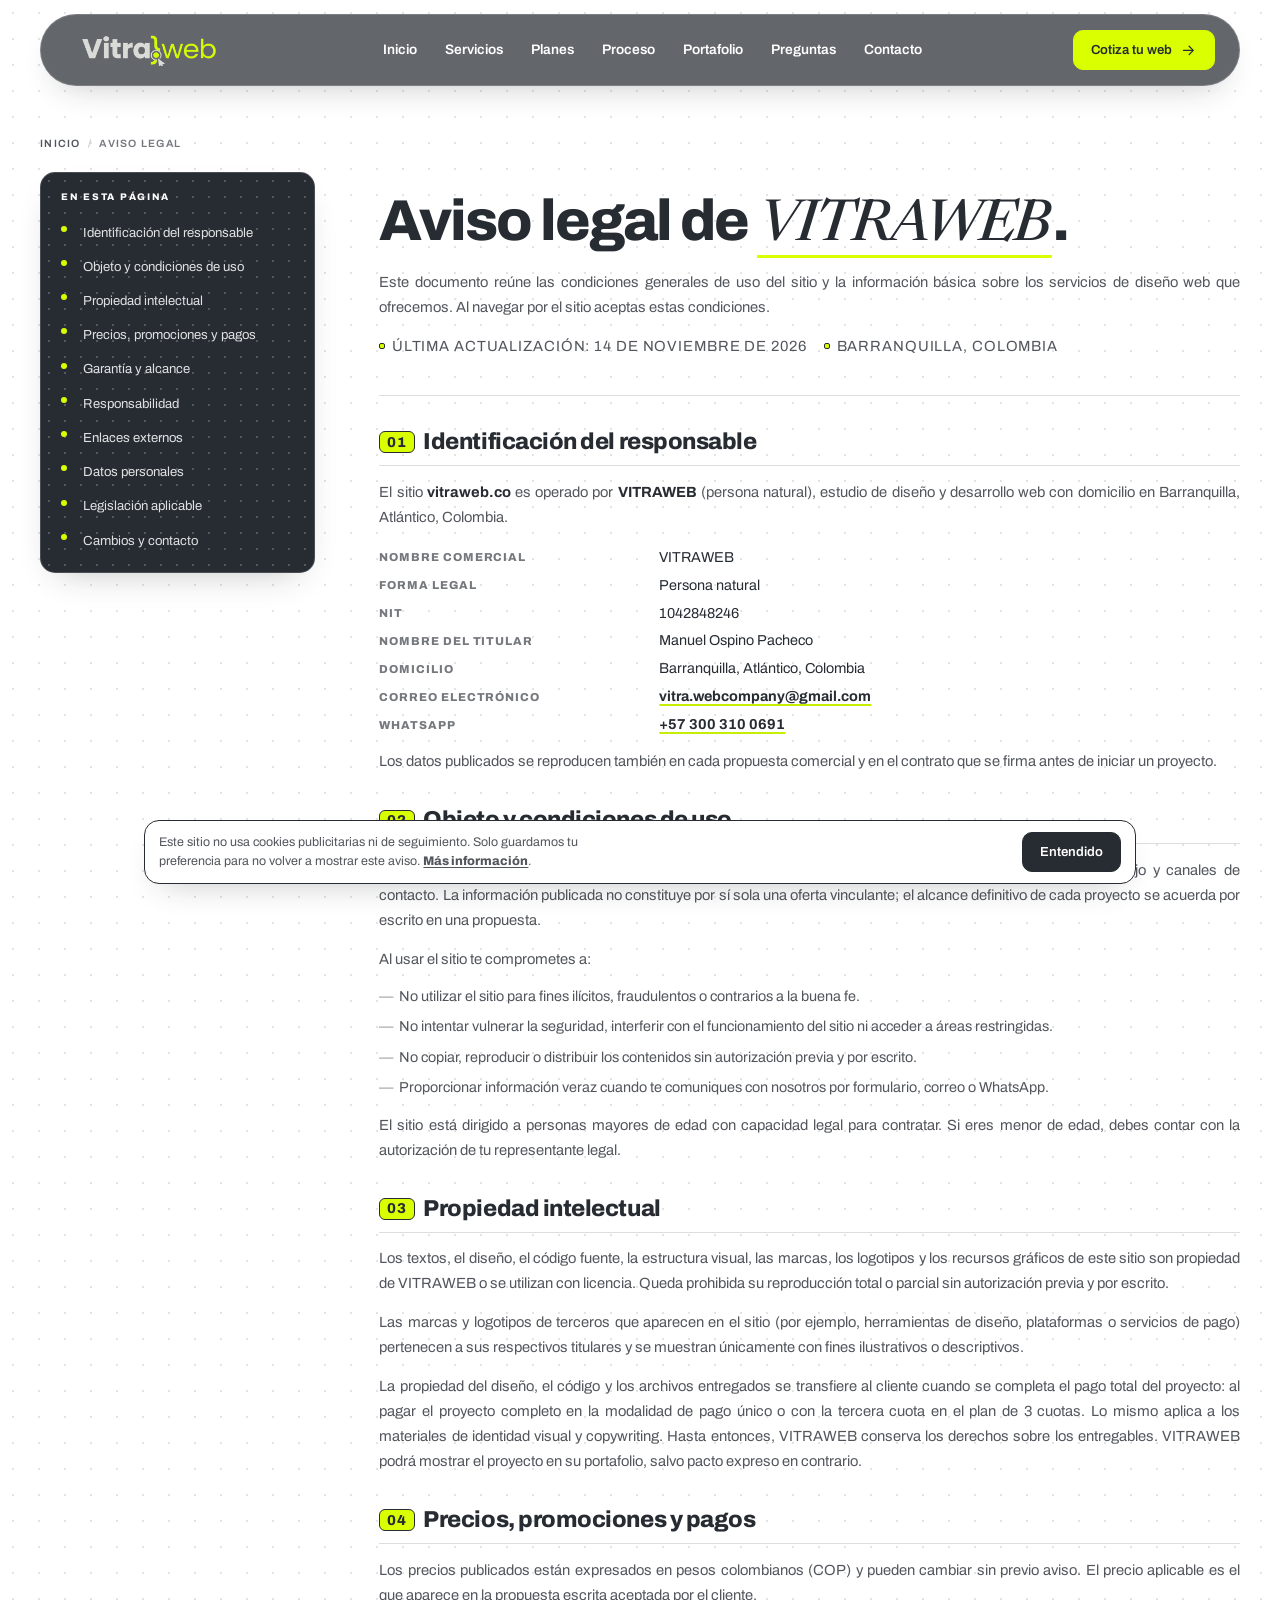
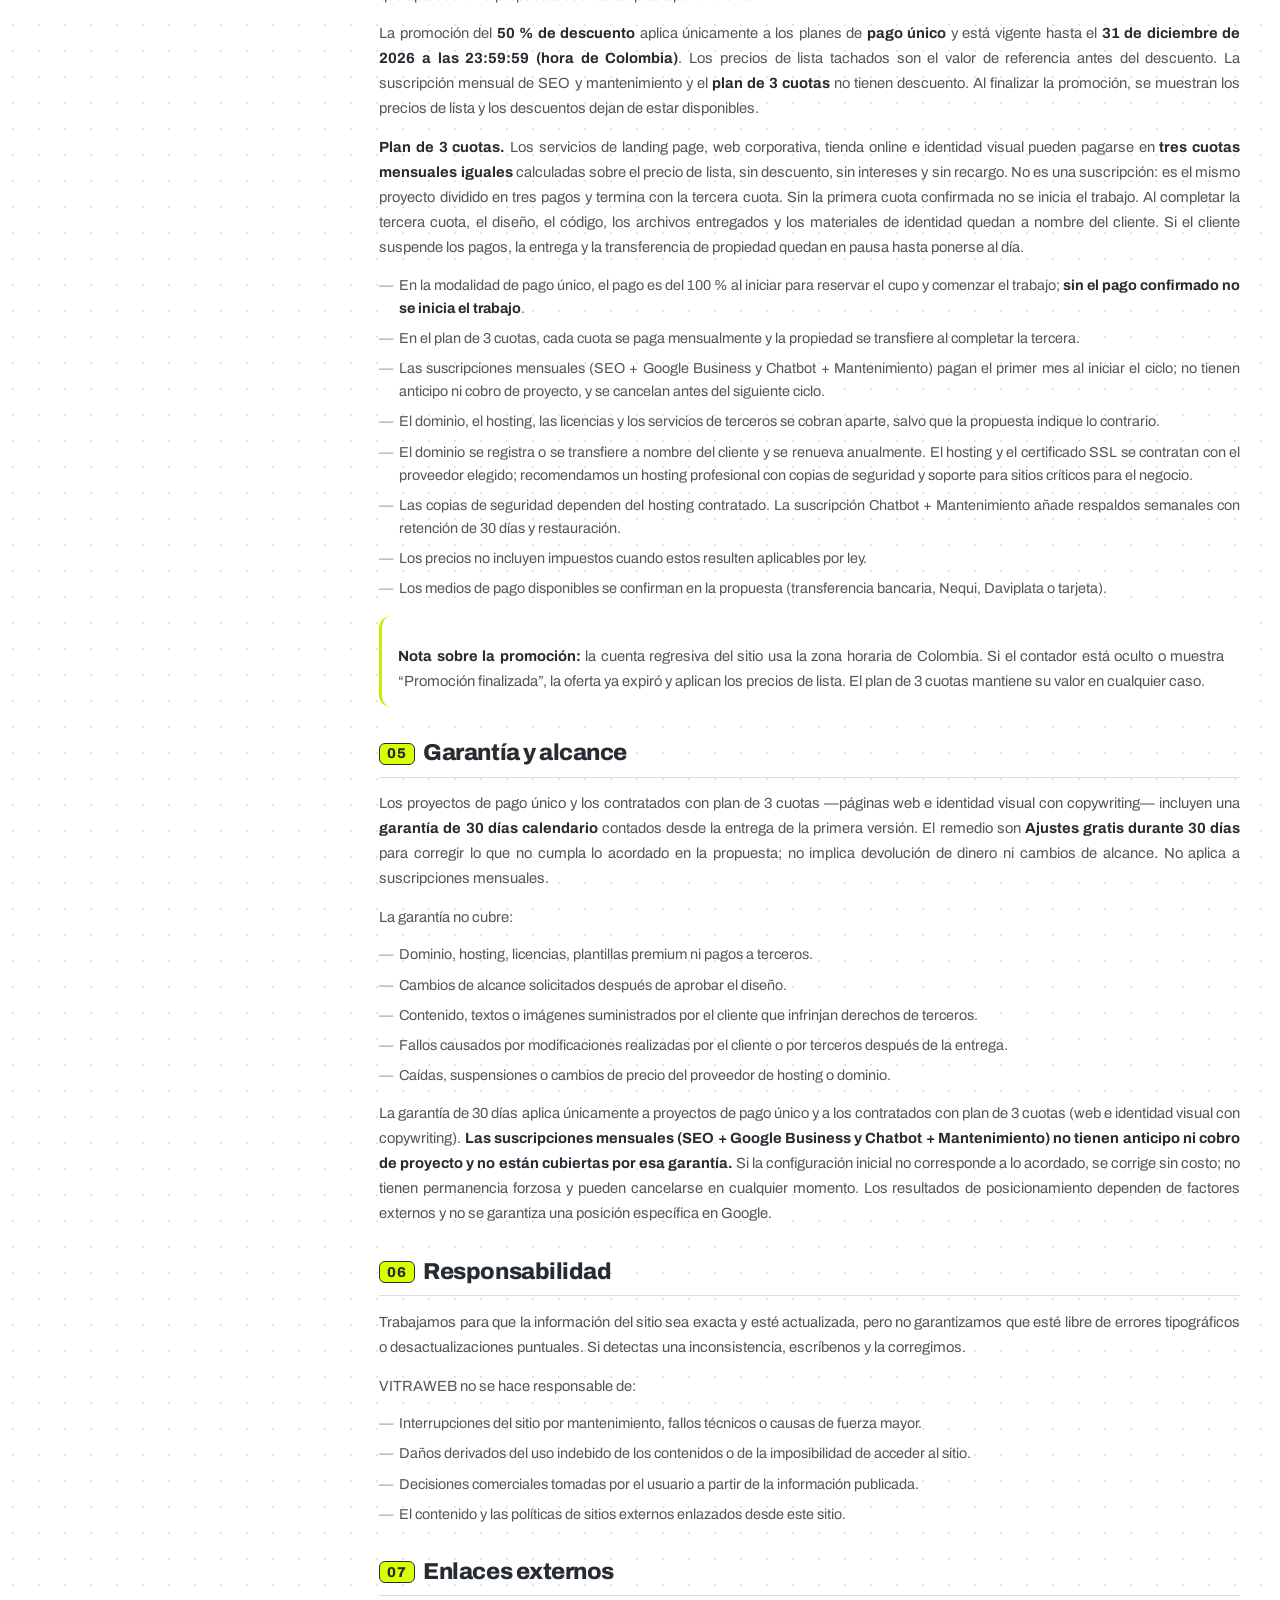
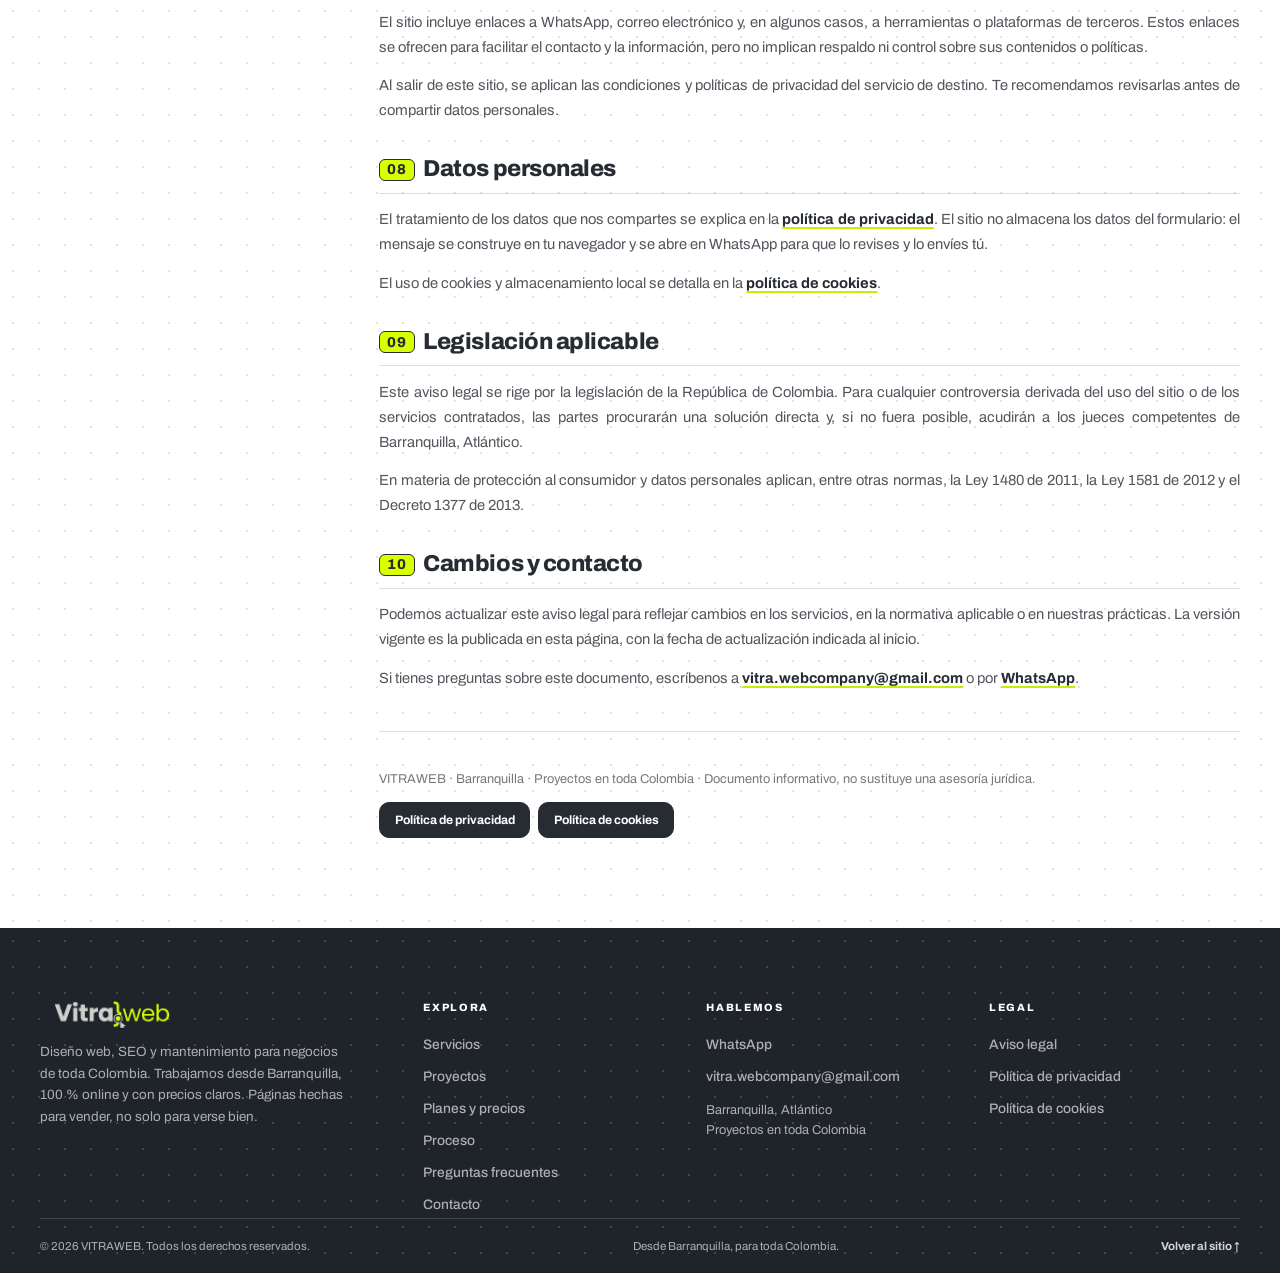
<file: VITRA.WEB/legal/aviso-legal.html>
<!DOCTYPE html>
<html lang="es-CO">
<head>
  <meta charset="utf-8">
  <meta name="viewport" content="width=device-width, initial-scale=1">

  <title>Aviso Legal | VITRAWEB</title>
  <meta name="description" content="Aviso legal de VITRAWEB: identificación del responsable, condiciones de uso, propiedad intelectual, precios, pagos y garantía de los servicios de diseño web.">
  <meta name="robots" content="index, follow">
  <meta name="author" content="VITRAWEB">
  <meta name="theme-color" content="#102C40">
  <link rel="canonical" href="https://vitraweb.co/legal/aviso-legal.html">
  <link rel="alternate" hreflang="es-CO" href="https://vitraweb.co/legal/aviso-legal.html">
  <link rel="alternate" hreflang="x-default" href="https://vitraweb.co/legal/aviso-legal.html">

  <meta property="og:type" content="article">
  <meta property="og:site_name" content="VITRAWEB">
  <meta property="og:locale" content="es_CO">
  <meta property="og:title" content="Aviso Legal | VITRAWEB">
  <meta property="og:description" content="Condiciones de uso, propiedad intelectual, precios, pagos y garantía de los servicios de VITRAWEB.">
  <meta property="og:url" content="https://vitraweb.co/legal/aviso-legal.html">
  <meta property="og:image" content="https://vitraweb.co/assets/img/og.webp">
  <meta property="og:image:width" content="1200">
  <meta property="og:image:height" content="630">
  <meta property="og:image:alt" content="Aviso Legal | VITRAWEB">
  <meta name="twitter:card" content="summary_large_image">
  <meta name="twitter:title" content="Aviso Legal | VITRAWEB">
  <meta name="twitter:description" content="Condiciones de uso, propiedad intelectual, precios, pagos y garantía de los servicios de VITRAWEB.">
  <meta name="twitter:image" content="https://vitraweb.co/assets/img/og.webp">

  <link rel="icon" href="../assets/img/favicon.ico" sizes="any">
  <link rel="icon" type="image/png" href="../assets/img/favicon-32.png" sizes="32x32">
  <link rel="icon" type="image/png" href="../assets/img/favicon-16.png" sizes="16x16">
  <link rel="icon" type="image/png" href="../assets/img/favicon-96.png" sizes="96x96">
  <link rel="apple-touch-icon" href="../assets/img/favicon-180.png">

  <link rel="preconnect" href="https://fonts.googleapis.com">
  <link rel="preconnect" href="https://fonts.gstatic.com" crossorigin>
  <link href="https://fonts.googleapis.com/css2?family=Archivo:ital,wght@0,400..900;1,400..900&family=Newsreader:ital,opsz,wght@1,6..72,400..600&display=swap" rel="stylesheet">

  <link rel="stylesheet" href="../css/style.css">
  <link rel="stylesheet" href="../css/legal.css">
  <script src="../js/main.js" defer></script>
</head>
<body class="legal-page">
  <a class="skip-link" href="#main">Saltar al contenido principal</a>

  <header class="site-header">
    <div class="container legal-header__inner">
      <a class="brand" href="../index.html" aria-label="VITRAWEB, volver al inicio">
        <img src="../assets/img/logo-vitra-claro.webp" alt="VITRAWEB, estudio de diseño web para negocios de Colombia" width="616" height="120">
      </a>

      <input class="nav-check" type="checkbox" id="nav-check">
      <label class="nav-toggle" for="nav-check">
        <span class="nav-toggle__bars" aria-hidden="true"></span>
        <span class="sr-only">Abrir menú de navegación</span>
      </label>

      <nav class="primary-nav" id="primary-nav" aria-label="Navegación principal">
        <a href="../index.html">Inicio</a>
        <a href="../index.html#servicios">Servicios</a>
        <a href="../index.html#planes">Planes</a>
        <a href="../index.html#proceso">Proceso</a>
        <a href="../index.html#proyectos">Portafolio</a>
        <a href="../index.html#faq">Preguntas</a>
        <a href="../index.html#contacto">Contacto</a>
      </nav>

      <div class="legal-header__actions">
        <a class="btn btn--ink btn--sm" href="../index.html#contacto">
          Cotiza tu web
          <svg class="btn__arrow" viewBox="0 0 24 24" fill="none" stroke="currentColor" stroke-width="1.8" stroke-linecap="round" stroke-linejoin="round" aria-hidden="true" focusable="false"><path d="M5 12h13"/><path d="m13 6 6 6-6 6"/></svg>
        </a>
      </div>
    </div>
  </header>

  <main id="main" class="legal">
    <div class="container">
      <nav class="legal__breadcrumb" aria-label="Ruta de navegación">
        <a href="../index.html">Inicio</a>
        <span aria-hidden="true">/</span>
        <span>Aviso legal</span>
      </nav>

      <div class="legal__shell">
        <aside class="legal__toc" aria-labelledby="toc-title">
          <p class="legal__toc-title" id="toc-title">En esta página</p>
          <ol>
            <li><a href="#identificacion">Identificación del responsable</a></li>
            <li><a href="#objeto">Objeto y condiciones de uso</a></li>
            <li><a href="#propiedad">Propiedad intelectual</a></li>
            <li><a href="#precios">Precios, promociones y pagos</a></li>
            <li><a href="#garantia">Garantía y alcance</a></li>
            <li><a href="#responsabilidad">Responsabilidad</a></li>
            <li><a href="#enlaces">Enlaces externos</a></li>
            <li><a href="#datos">Datos personales</a></li>
            <li><a href="#ley">Legislación aplicable</a></li>
            <li><a href="#cambios">Cambios y contacto</a></li>
          </ol>
        </aside>

        <article class="legal__body">
          <header class="legal__header">
            <h1 class="legal__title">Aviso legal de <em>VITRAWEB</em>.</h1>
            <p class="legal__lead">Este documento reúne las condiciones generales de uso del sitio y la información básica sobre los servicios de diseño web que ofrecemos. Al navegar por el sitio aceptas estas condiciones.</p>
            <p class="legal__meta">
              <span>Última actualización: 14 de noviembre de 2026</span>
              <span>Barranquilla, Colombia</span>
            </p>
          </header>

          <section id="identificacion">
            <h2 data-num="01">Identificación del responsable</h2>
            <p>El sitio <strong>vitraweb.co</strong> es operado por <strong>VITRAWEB</strong> (persona natural), estudio de diseño y desarrollo web con domicilio en Barranquilla, Atlántico, Colombia.</p>
            <dl>
              <dt>Nombre comercial</dt>
              <dd>VITRAWEB</dd>
              <dt>Forma legal</dt>
              <dd>Persona natural</dd>
              <dt>NIT</dt>
              <dd>1042848246</dd>
              <dt>Nombre del titular</dt>
              <dd>Manuel Ospino Pacheco</dd>
              <dt>Domicilio</dt>
              <dd>Barranquilla, Atlántico, Colombia</dd>
              <dt>Correo electrónico</dt>
              <dd><a href="mailto:vitra.webcompany@gmail.com" data-copy-email="vitra.webcompany@gmail.com">vitra.webcompany@gmail.com</a></dd>
              <dt>WhatsApp</dt>
              <dd><a href="https://wa.me/573003100691" target="_blank" rel="noopener">+57 300 310 0691</a></dd>
            </dl>
            <p>Los datos publicados se reproducen también en cada propuesta comercial y en el contrato que se firma antes de iniciar un proyecto.</p>
          </section>

          <section id="objeto">
            <h2 data-num="02">Objeto y condiciones de uso</h2>
            <p>Este sitio tiene carácter informativo y comercial: presenta nuestros servicios, planes, precios, proceso de trabajo y canales de contacto. La información publicada no constituye por sí sola una oferta vinculante; el alcance definitivo de cada proyecto se acuerda por escrito en una propuesta.</p>
            <p>Al usar el sitio te comprometes a:</p>
            <ul>
              <li>No utilizar el sitio para fines ilícitos, fraudulentos o contrarios a la buena fe.</li>
              <li>No intentar vulnerar la seguridad, interferir con el funcionamiento del sitio ni acceder a áreas restringidas.</li>
              <li>No copiar, reproducir o distribuir los contenidos sin autorización previa y por escrito.</li>
              <li>Proporcionar información veraz cuando te comuniques con nosotros por formulario, correo o WhatsApp.</li>
            </ul>
            <p>El sitio está dirigido a personas mayores de edad con capacidad legal para contratar. Si eres menor de edad, debes contar con la autorización de tu representante legal.</p>
          </section>

          <section id="propiedad">
            <h2 data-num="03">Propiedad intelectual</h2>
            <p>Los textos, el diseño, el código fuente, la estructura visual, las marcas, los logotipos y los recursos gráficos de este sitio son propiedad de VITRAWEB o se utilizan con licencia. Queda prohibida su reproducción total o parcial sin autorización previa y por escrito.</p>
            <p>Las marcas y logotipos de terceros que aparecen en el sitio (por ejemplo, herramientas de diseño, plataformas o servicios de pago) pertenecen a sus respectivos titulares y se muestran únicamente con fines ilustrativos o descriptivos.</p>
            <p>La propiedad del diseño, el código y los archivos entregados se transfiere al cliente cuando se completa el pago total del proyecto: al pagar el proyecto completo en la modalidad de pago único o con la tercera cuota en el plan de 3 cuotas. Lo mismo aplica a los materiales de identidad visual y copywriting. Hasta entonces, VITRAWEB conserva los derechos sobre los entregables. VITRAWEB podrá mostrar el proyecto en su portafolio, salvo pacto expreso en contrario.</p>          </section>

          <section id="precios">
            <h2 data-num="04">Precios, promociones y pagos</h2>
            <p>Los precios publicados están expresados en pesos colombianos (COP) y pueden cambiar sin previo aviso. El precio aplicable es el que aparece en la propuesta escrita aceptada por el cliente.</p>
            <p>La promoción del <strong>50&nbsp;% de descuento</strong> aplica únicamente a los planes de <strong>pago único</strong> y está vigente hasta el <strong>31 de diciembre de 2026 a las 23:59:59 (hora de Colombia)</strong>. Los precios de lista tachados son el valor de referencia antes del descuento. La suscripción mensual de SEO y mantenimiento y el <strong>plan de 3 cuotas</strong> no tienen descuento. Al finalizar la promoción, se muestran los precios de lista y los descuentos dejan de estar disponibles.</p>
            <p><strong>Plan de 3 cuotas.</strong> Los servicios de landing page, web corporativa, tienda online e identidad visual pueden pagarse en <strong>tres cuotas mensuales iguales</strong> calculadas sobre el precio de lista, sin descuento, sin intereses y sin recargo. No es una suscripción: es el mismo proyecto dividido en tres pagos y termina con la tercera cuota. Sin la primera cuota confirmada no se inicia el trabajo. Al completar la tercera cuota, el diseño, el código, los archivos entregados y los materiales de identidad quedan a nombre del cliente. Si el cliente suspende los pagos, la entrega y la transferencia de propiedad quedan en pausa hasta ponerse al día.</p>
            <ul>
              <li>En la modalidad de pago único, el pago es del 100&nbsp;% al iniciar para reservar el cupo y comenzar el trabajo; <strong>sin el pago confirmado no se inicia el trabajo</strong>.</li>
              <li>En el plan de 3 cuotas, cada cuota se paga mensualmente y la propiedad se transfiere al completar la tercera.</li>
              <li>Las suscripciones mensuales (SEO + Google Business y Chatbot + Mantenimiento) pagan el primer mes al iniciar el ciclo; no tienen anticipo ni cobro de proyecto, y se cancelan antes del siguiente ciclo.</li>
              <li>El dominio, el hosting, las licencias y los servicios de terceros se cobran aparte, salvo que la propuesta indique lo contrario.</li>
              <li>El dominio se registra o se transfiere a nombre del cliente y se renueva anualmente. El hosting y el certificado SSL se contratan con el proveedor elegido; recomendamos un hosting profesional con copias de seguridad y soporte para sitios críticos para el negocio.</li>
              <li>Las copias de seguridad dependen del hosting contratado. La suscripción Chatbot + Mantenimiento añade respaldos semanales con retención de 30 días y restauración.</li>
              <li>Los precios no incluyen impuestos cuando estos resulten aplicables por ley.</li>
              <li>Los medios de pago disponibles se confirman en la propuesta (transferencia bancaria, Nequi, Daviplata o tarjeta).</li>
            </ul>
            <div class="legal__note">
              <p><strong>Nota sobre la promoción:</strong> la cuenta regresiva del sitio usa la zona horaria de Colombia. Si el contador está oculto o muestra “Promoción finalizada”, la oferta ya expiró y aplican los precios de lista. El plan de 3 cuotas mantiene su valor en cualquier caso.</p>
            </div>
          </section>

          <section id="garantia">
            <h2 data-num="05">Garantía y alcance</h2>
            <p>Los proyectos de pago único y los contratados con plan de 3 cuotas —páginas web e identidad visual con copywriting— incluyen una <strong>garantía de 30 días calendario</strong> contados desde la entrega de la primera versión. El remedio son <strong>Ajustes gratis durante 30 días</strong> para corregir lo que no cumpla lo acordado en la propuesta; no implica devolución de dinero ni cambios de alcance. No aplica a suscripciones mensuales.</p>
            <p>La garantía no cubre:</p>
            <ul>
              <li>Dominio, hosting, licencias, plantillas premium ni pagos a terceros.</li>
              <li>Cambios de alcance solicitados después de aprobar el diseño.</li>
              <li>Contenido, textos o imágenes suministrados por el cliente que infrinjan derechos de terceros.</li>
              <li>Fallos causados por modificaciones realizadas por el cliente o por terceros después de la entrega.</li>
              <li>Caídas, suspensiones o cambios de precio del proveedor de hosting o dominio.</li>
            </ul>
            <p>La garantía de 30 días aplica únicamente a proyectos de pago único y a los contratados con plan de 3 cuotas (web e identidad visual con copywriting). <strong>Las suscripciones mensuales (SEO + Google Business y Chatbot + Mantenimiento) no tienen anticipo ni cobro de proyecto y no están cubiertas por esa garantía.</strong> Si la configuración inicial no corresponde a lo acordado, se corrige sin costo; no tienen permanencia forzosa y pueden cancelarse en cualquier momento. Los resultados de posicionamiento dependen de factores externos y no se garantiza una posición específica en Google.</p>
          </section>

          <section id="responsabilidad">
            <h2 data-num="06">Responsabilidad</h2>
            <p>Trabajamos para que la información del sitio sea exacta y esté actualizada, pero no garantizamos que esté libre de errores tipográficos o desactualizaciones puntuales. Si detectas una inconsistencia, escríbenos y la corregimos.</p>
            <p>VITRAWEB no se hace responsable de:</p>
            <ul>
              <li>Interrupciones del sitio por mantenimiento, fallos técnicos o causas de fuerza mayor.</li>
              <li>Daños derivados del uso indebido de los contenidos o de la imposibilidad de acceder al sitio.</li>
              <li>Decisiones comerciales tomadas por el usuario a partir de la información publicada.</li>
              <li>El contenido y las políticas de sitios externos enlazados desde este sitio.</li>
            </ul>
          </section>

          <section id="enlaces">
            <h2 data-num="07">Enlaces externos</h2>
            <p>El sitio incluye enlaces a WhatsApp, correo electrónico y, en algunos casos, a herramientas o plataformas de terceros. Estos enlaces se ofrecen para facilitar el contacto y la información, pero no implican respaldo ni control sobre sus contenidos o políticas.</p>
            <p>Al salir de este sitio, se aplican las condiciones y políticas de privacidad del servicio de destino. Te recomendamos revisarlas antes de compartir datos personales.</p>
          </section>

          <section id="datos">
            <h2 data-num="08">Datos personales</h2>
            <p>El tratamiento de los datos que nos compartes se explica en la <a href="politica-privacidad.html">política de privacidad</a>. El sitio no almacena los datos del formulario: el mensaje se construye en tu navegador y se abre en WhatsApp para que lo revises y lo envíes tú.</p>
            <p>El uso de cookies y almacenamiento local se detalla en la <a href="politica-cookies.html">política de cookies</a>.</p>
          </section>

          <section id="ley">
            <h2 data-num="09">Legislación aplicable</h2>
            <p>Este aviso legal se rige por la legislación de la República de Colombia. Para cualquier controversia derivada del uso del sitio o de los servicios contratados, las partes procurarán una solución directa y, si no fuera posible, acudirán a los jueces competentes de Barranquilla, Atlántico.</p>
            <p>En materia de protección al consumidor y datos personales aplican, entre otras normas, la Ley 1480 de 2011, la Ley 1581 de 2012 y el Decreto 1377 de 2013.</p>
          </section>

          <section id="cambios">
            <h2 data-num="10">Cambios y contacto</h2>
            <p>Podemos actualizar este aviso legal para reflejar cambios en los servicios, en la normativa aplicable o en nuestras prácticas. La versión vigente es la publicada en esta página, con la fecha de actualización indicada al inicio.</p>
            <p>Si tienes preguntas sobre este documento, escríbenos a <a href="mailto:vitra.webcompany@gmail.com" data-copy-email="vitra.webcompany@gmail.com">vitra.webcompany@gmail.com</a> o por <a href="https://wa.me/573003100691" target="_blank" rel="noopener">WhatsApp</a>.</p>
          </section>

          <footer class="legal__footer">
            <p>VITRAWEB · Barranquilla · Proyectos en toda Colombia · Documento informativo, no sustituye una asesoría jurídica.</p>
            <div class="legal__footer-links">
              <a class="btn btn--ink btn--sm" href="politica-privacidad.html">Política de privacidad</a>
              <a class="btn btn--ink btn--sm" href="politica-cookies.html">Política de cookies</a>
            </div>
          </footer>
        </article>
      </div>
    </div>
  </main>

  <footer class="site-footer">
    <div class="container">
      <div class="footer__top">
        <div class="footer__brand">
          <a class="brand" href="../index.html" aria-label="VITRAWEB, volver al inicio">
            <img src="../assets/img/logo-vitra-claro.webp" alt="VITRAWEB, estudio de diseño web para negocios de Colombia" width="616" height="120" loading="lazy">
          </a>
          <p>Diseño web, SEO y mantenimiento para negocios de toda Colombia. Trabajamos desde Barranquilla, 100&nbsp;% online y con precios claros. Páginas hechas para vender, no solo para verse bien.</p>
        </div>

        <nav class="footer__nav" aria-label="Navegación del pie de página">
          <p class="footer__title">Explora</p>
          <a href="../index.html#servicios">Servicios</a>
          <a href="../index.html#proyectos">Proyectos</a>
          <a href="../index.html#planes">Planes y precios</a>
          <a href="../index.html#proceso">Proceso</a>
          <a href="../index.html#faq">Preguntas frecuentes</a>
          <a href="../index.html#contacto">Contacto</a>
        </nav>

        <div class="footer__contact">
          <p class="footer__title">Hablemos</p>
          <a href="https://wa.me/573003100691?text=Hola%20VITRAWEB%2C%20quiero%20informaci%C3%B3n%20sobre%20dise%C3%B1o%20web." target="_blank" rel="noopener">WhatsApp</a>
          <a href="mailto:vitra.webcompany@gmail.com" data-copy-email="vitra.webcompany@gmail.com">vitra.webcompany@gmail.com</a>
          <p>Barranquilla, Atlántico<br>Proyectos en toda Colombia</p>
        </div>

        <div class="footer__legal">
          <p class="footer__title">Legal</p>
          <a href="aviso-legal.html">Aviso legal</a>
          <a href="politica-privacidad.html">Política de privacidad</a>
          <a href="politica-cookies.html">Política de cookies</a>
        </div>
      </div>

      <div class="footer__bottom">
        <p>© <span data-year>2026</span> VITRAWEB. Todos los derechos reservados.</p>
        <p>Desde Barranquilla, para toda Colombia.</p>
        <a class="footer__top-link" href="../index.html">Volver al sitio ↑</a>
      </div>
    </div>
  </footer>

  <!-- Aviso de correo copiado -->
  <div class="toast" data-toast role="status" aria-live="polite" hidden>
    <span class="toast__dot" aria-hidden="true"></span>
    <p class="toast__text" data-toast-text></p>
    <button class="toast__close" type="button" data-toast-close aria-label="Cerrar aviso">×</button>
  </div>
  <!-- Aviso de cookies -->
  <div class="cookie-banner" data-cookie-banner hidden>
    <div class="cookie-banner__inner">
      <p>Este sitio no usa cookies publicitarias ni de seguimiento. Solo guardamos tu preferencia para no volver a mostrar este aviso. <a href="politica-cookies.html">Más información</a>.</p>
      <button class="btn btn--ink btn--sm" type="button" data-cookie-accept>Entendido</button>
    </div>
  </div>
</body>
</html>
</file>
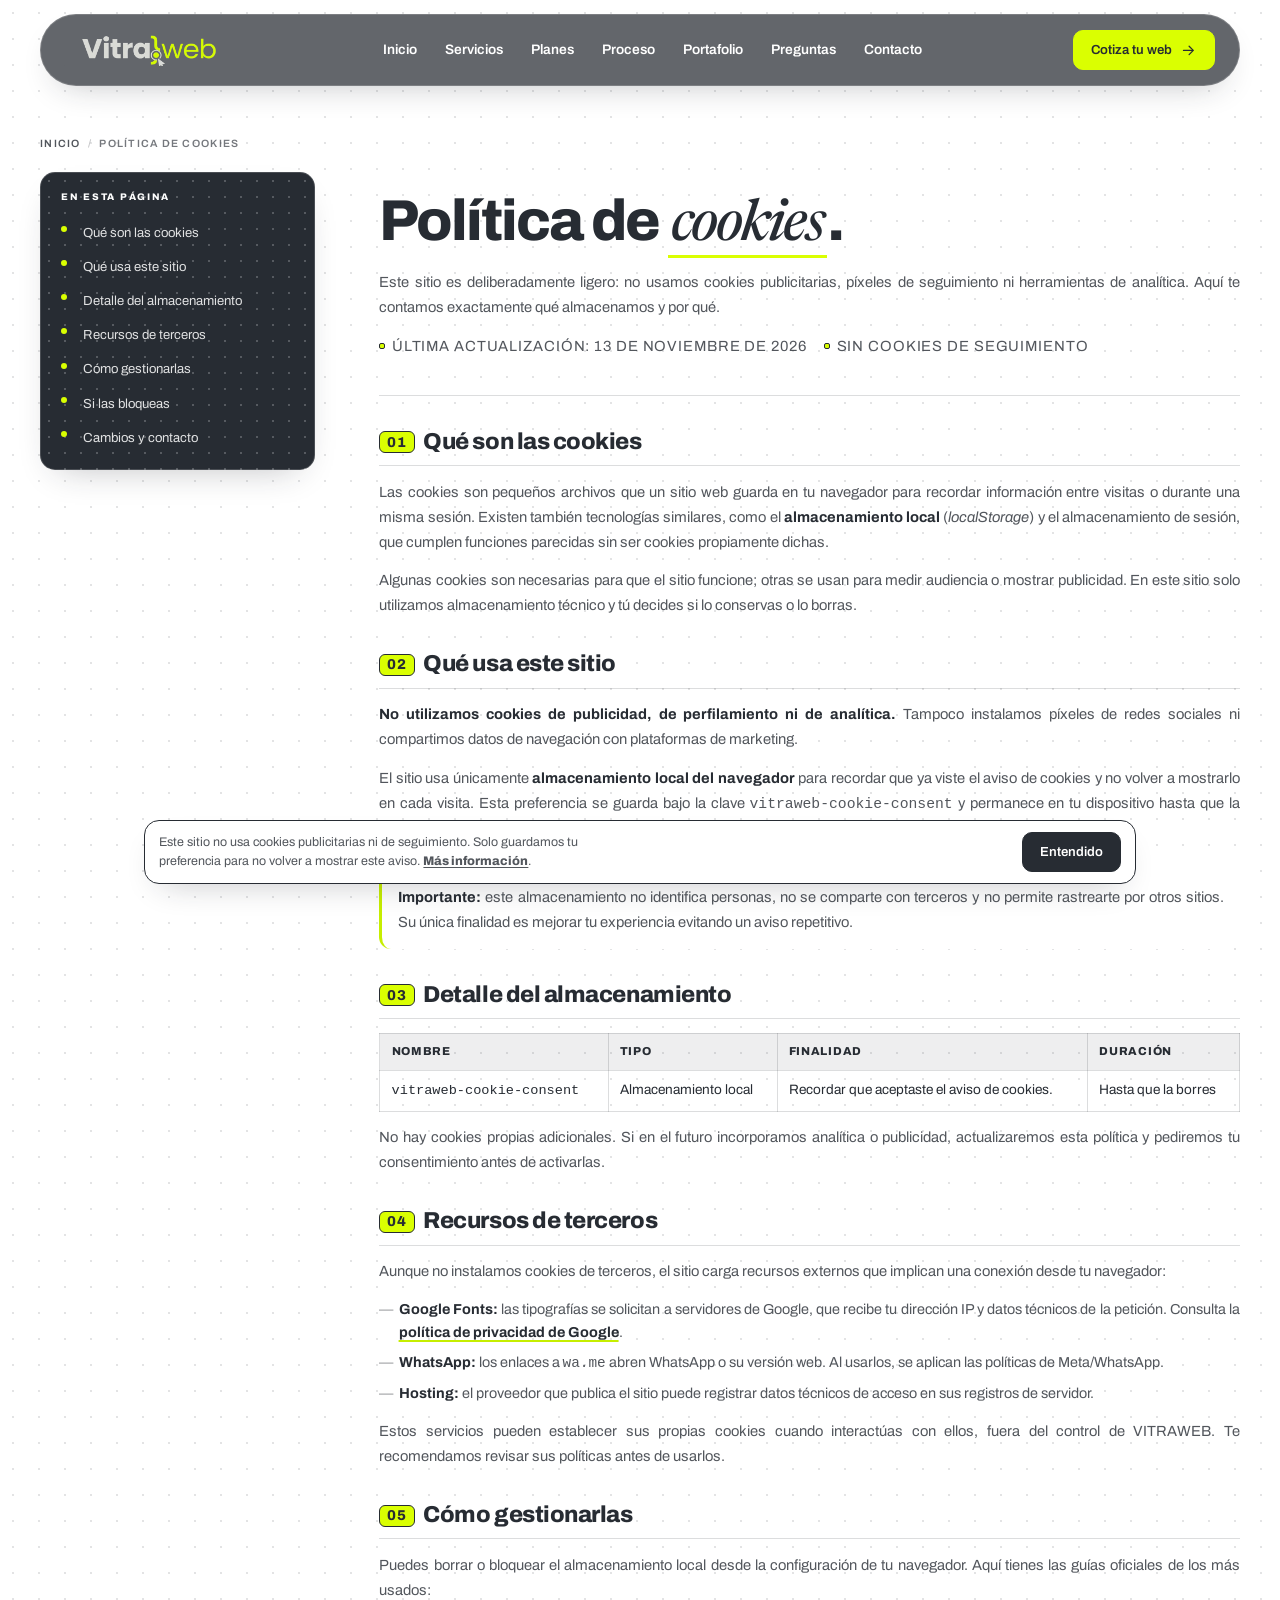
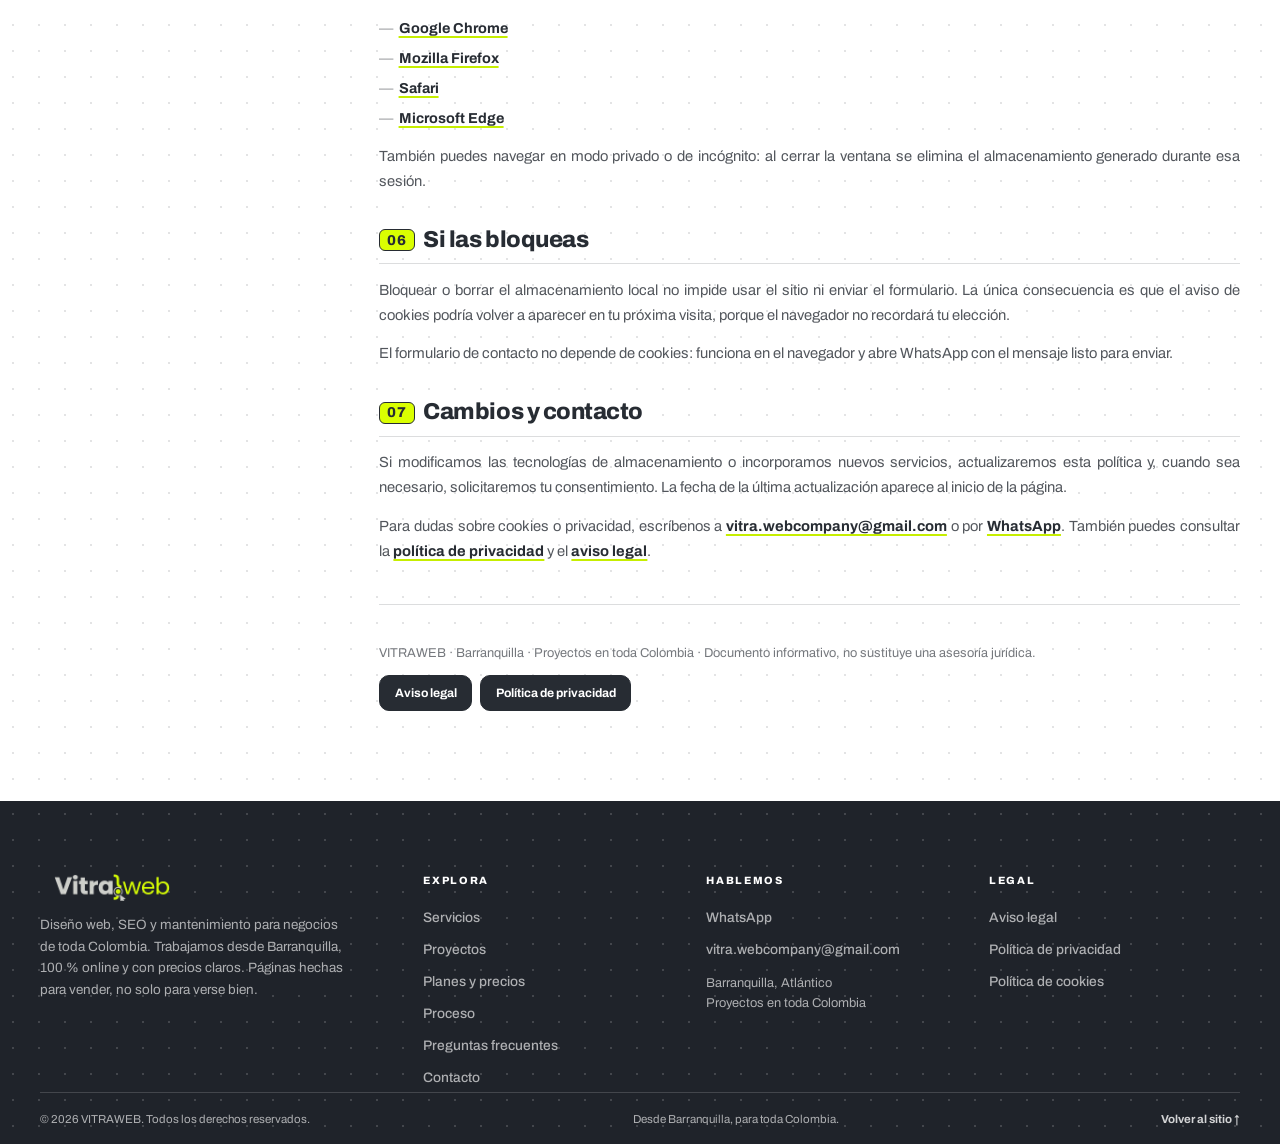
<file: VITRA.WEB/legal/politica-cookies.html>
<!DOCTYPE html>
<html lang="es-CO">
<head>
  <meta charset="utf-8">
  <meta name="viewport" content="width=device-width, initial-scale=1">

  <title>Política de Cookies | VITRAWEB</title>
  <meta name="description" content="Política de cookies de VITRAWEB: qué almacenamiento usa el sitio, para qué sirve y cómo puedes borrar o bloquearlo desde tu navegador.">
  <meta name="robots" content="index, follow">
  <meta name="author" content="VITRAWEB">
  <meta name="theme-color" content="#102C40">
  <link rel="canonical" href="https://vitraweb.co/legal/politica-cookies.html">
  <link rel="alternate" hreflang="es-CO" href="https://vitraweb.co/legal/politica-cookies.html">
  <link rel="alternate" hreflang="x-default" href="https://vitraweb.co/legal/politica-cookies.html">

  <meta property="og:type" content="article">
  <meta property="og:site_name" content="VITRAWEB">
  <meta property="og:locale" content="es_CO">
  <meta property="og:title" content="Política de Cookies | VITRAWEB">
  <meta property="og:description" content="Este sitio no usa cookies publicitarias ni de seguimiento. Aquí te explicamos el único almacenamiento que utilizamos.">
  <meta property="og:url" content="https://vitraweb.co/legal/politica-cookies.html">
  <meta property="og:image" content="https://vitraweb.co/assets/img/og.webp">
  <meta property="og:image:width" content="1200">
  <meta property="og:image:height" content="630">
  <meta property="og:image:alt" content="Política de Cookies | VITRAWEB">
  <meta name="twitter:card" content="summary_large_image">
  <meta name="twitter:title" content="Política de Cookies | VITRAWEB">
  <meta name="twitter:description" content="Este sitio no usa cookies publicitarias ni de seguimiento. Aquí te explicamos el único almacenamiento que utilizamos.">
  <meta name="twitter:image" content="https://vitraweb.co/assets/img/og.webp">

  <link rel="icon" href="../assets/img/favicon.ico" sizes="any">
  <link rel="icon" type="image/png" href="../assets/img/favicon-32.png" sizes="32x32">
  <link rel="icon" type="image/png" href="../assets/img/favicon-16.png" sizes="16x16">
  <link rel="icon" type="image/png" href="../assets/img/favicon-96.png" sizes="96x96">
  <link rel="apple-touch-icon" href="../assets/img/favicon-180.png">

  <link rel="preconnect" href="https://fonts.googleapis.com">
  <link rel="preconnect" href="https://fonts.gstatic.com" crossorigin>
  <link href="https://fonts.googleapis.com/css2?family=Archivo:ital,wght@0,400..900;1,400..900&family=Newsreader:ital,opsz,wght@1,6..72,400..600&display=swap" rel="stylesheet">

  <link rel="stylesheet" href="../css/style.css">
  <link rel="stylesheet" href="../css/legal.css">
  <script src="../js/main.js" defer></script>
</head>
<body class="legal-page">
  <a class="skip-link" href="#main">Saltar al contenido principal</a>

  <header class="site-header">
    <div class="container legal-header__inner">
      <a class="brand" href="../index.html" aria-label="VITRAWEB, volver al inicio">
        <img src="../assets/img/logo-vitra-claro.webp" alt="VITRAWEB, estudio de diseño web para negocios de Colombia" width="616" height="120">
      </a>

      <input class="nav-check" type="checkbox" id="nav-check">
      <label class="nav-toggle" for="nav-check">
        <span class="nav-toggle__bars" aria-hidden="true"></span>
        <span class="sr-only">Abrir menú de navegación</span>
      </label>

      <nav class="primary-nav" id="primary-nav" aria-label="Navegación principal">
        <a href="../index.html">Inicio</a>
        <a href="../index.html#servicios">Servicios</a>
        <a href="../index.html#planes">Planes</a>
        <a href="../index.html#proceso">Proceso</a>
        <a href="../index.html#proyectos">Portafolio</a>
        <a href="../index.html#faq">Preguntas</a>
        <a href="../index.html#contacto">Contacto</a>
      </nav>

      <div class="legal-header__actions">
        <a class="btn btn--ink btn--sm" href="../index.html#contacto">
          Cotiza tu web
          <svg class="btn__arrow" viewBox="0 0 24 24" fill="none" stroke="currentColor" stroke-width="1.8" stroke-linecap="round" stroke-linejoin="round" aria-hidden="true" focusable="false"><path d="M5 12h13"/><path d="m13 6 6 6-6 6"/></svg>
        </a>
      </div>
    </div>
  </header>

  <main id="main" class="legal">
    <div class="container">
      <nav class="legal__breadcrumb" aria-label="Ruta de navegación">
        <a href="../index.html">Inicio</a>
        <span aria-hidden="true">/</span>
        <span>Política de cookies</span>
      </nav>

      <div class="legal__shell">
        <aside class="legal__toc" aria-labelledby="toc-title">
          <p class="legal__toc-title" id="toc-title">En esta página</p>
          <ol>
            <li><a href="#que-son">Qué son las cookies</a></li>
            <li><a href="#uso">Qué usa este sitio</a></li>
            <li><a href="#detalle">Detalle del almacenamiento</a></li>
            <li><a href="#terceros">Recursos de terceros</a></li>
            <li><a href="#gestion">Cómo gestionarlas</a></li>
            <li><a href="#consecuencias">Si las bloqueas</a></li>
            <li><a href="#cambios">Cambios y contacto</a></li>
          </ol>
        </aside>

        <article class="legal__body">
          <header class="legal__header">
            <h1 class="legal__title">Política de <em>cookies</em>.</h1>
            <p class="legal__lead">Este sitio es deliberadamente ligero: no usamos cookies publicitarias, píxeles de seguimiento ni herramientas de analítica. Aquí te contamos exactamente qué almacenamos y por qué.</p>
            <p class="legal__meta">
              <span>Última actualización: 13 de noviembre de 2026</span>
              <span>Sin cookies de seguimiento</span>
            </p>
          </header>

          <section id="que-son">
            <h2 data-num="01">Qué son las cookies</h2>
            <p>Las cookies son pequeños archivos que un sitio web guarda en tu navegador para recordar información entre visitas o durante una misma sesión. Existen también tecnologías similares, como el <strong>almacenamiento local</strong> (<em>localStorage</em>) y el almacenamiento de sesión, que cumplen funciones parecidas sin ser cookies propiamente dichas.</p>
            <p>Algunas cookies son necesarias para que el sitio funcione; otras se usan para medir audiencia o mostrar publicidad. En este sitio solo utilizamos almacenamiento técnico y tú decides si lo conservas o lo borras.</p>
          </section>

          <section id="uso">
            <h2 data-num="02">Qué usa este sitio</h2>
            <p><strong>No utilizamos cookies de publicidad, de perfilamiento ni de analítica.</strong> Tampoco instalamos píxeles de redes sociales ni compartimos datos de navegación con plataformas de marketing.</p>
            <p>El sitio usa únicamente <strong>almacenamiento local del navegador</strong> para recordar que ya viste el aviso de cookies y no volver a mostrarlo en cada visita. Esta preferencia se guarda bajo la clave <code>vitraweb-cookie-consent</code> y permanece en tu dispositivo hasta que la borres.</p>
            <div class="legal__note">
              <p><strong>Importante:</strong> este almacenamiento no identifica personas, no se comparte con terceros y no permite rastrearte por otros sitios. Su única finalidad es mejorar tu experiencia evitando un aviso repetitivo.</p>
            </div>
          </section>

          <section id="detalle">
            <h2 data-num="03">Detalle del almacenamiento</h2>
            <div class="legal__table-wrap" role="region" aria-label="Detalle del almacenamiento" tabindex="0">
              <table class="legal__table">
                <thead>
                  <tr>
                    <th scope="col">Nombre</th>
                    <th scope="col">Tipo</th>
                    <th scope="col">Finalidad</th>
                    <th scope="col">Duración</th>
                  </tr>
                </thead>
                <tbody>
                  <tr>
                    <td><code>vitraweb-cookie-consent</code></td>
                    <td>Almacenamiento local</td>
                    <td>Recordar que aceptaste el aviso de cookies.</td>
                    <td>Hasta que la borres</td>
                  </tr>
                </tbody>
              </table>
            </div>
            <p>No hay cookies propias adicionales. Si en el futuro incorporamos analítica o publicidad, actualizaremos esta política y pediremos tu consentimiento antes de activarlas.</p>
          </section>

          <section id="terceros">
            <h2 data-num="04">Recursos de terceros</h2>
            <p>Aunque no instalamos cookies de terceros, el sitio carga recursos externos que implican una conexión desde tu navegador:</p>
            <ul>
              <li><strong>Google Fonts:</strong> las tipografías se solicitan a servidores de Google, que recibe tu dirección IP y datos técnicos de la petición. Consulta la <a href="https://policies.google.com/privacy" target="_blank" rel="noopener">política de privacidad de Google</a>.</li>
              <li><strong>WhatsApp:</strong> los enlaces a <code>wa.me</code> abren WhatsApp o su versión web. Al usarlos, se aplican las políticas de Meta/WhatsApp.</li>
              <li><strong>Hosting:</strong> el proveedor que publica el sitio puede registrar datos técnicos de acceso en sus registros de servidor.</li>
            </ul>
            <p>Estos servicios pueden establecer sus propias cookies cuando interactúas con ellos, fuera del control de VITRAWEB. Te recomendamos revisar sus políticas antes de usarlos.</p>
          </section>

          <section id="gestion">
            <h2 data-num="05">Cómo gestionarlas</h2>
            <p>Puedes borrar o bloquear el almacenamiento local desde la configuración de tu navegador. Aquí tienes las guías oficiales de los más usados:</p>
            <ul>
              <li><a href="https://support.google.com/chrome/answer/95647" target="_blank" rel="noopener">Google Chrome</a></li>
              <li><a href="https://support.mozilla.org/es/kb/borrar-cookies-y-datos-de-sitios-en-firefox" target="_blank" rel="noopener">Mozilla Firefox</a></li>
              <li><a href="https://support.apple.com/es-co/guide/safari/sfri11471/mac" target="_blank" rel="noopener">Safari</a></li>
              <li><a href="https://support.microsoft.com/es-es/microsoft-edge" target="_blank" rel="noopener">Microsoft Edge</a></li>
            </ul>
            <p>También puedes navegar en modo privado o de incógnito: al cerrar la ventana se elimina el almacenamiento generado durante esa sesión.</p>
          </section>

          <section id="consecuencias">
            <h2 data-num="06">Si las bloqueas</h2>
            <p>Bloquear o borrar el almacenamiento local no impide usar el sitio ni enviar el formulario. La única consecuencia es que el aviso de cookies podría volver a aparecer en tu próxima visita, porque el navegador no recordará tu elección.</p>
            <p>El formulario de contacto no depende de cookies: funciona en el navegador y abre WhatsApp con el mensaje listo para enviar.</p>
          </section>

          <section id="cambios">
            <h2 data-num="07">Cambios y contacto</h2>
            <p>Si modificamos las tecnologías de almacenamiento o incorporamos nuevos servicios, actualizaremos esta política y, cuando sea necesario, solicitaremos tu consentimiento. La fecha de la última actualización aparece al inicio de la página.</p>
            <p>Para dudas sobre cookies o privacidad, escríbenos a <a href="mailto:vitra.webcompany@gmail.com" data-copy-email="vitra.webcompany@gmail.com">vitra.webcompany@gmail.com</a> o por <a href="https://wa.me/573003100691" target="_blank" rel="noopener">WhatsApp</a>. También puedes consultar la <a href="politica-privacidad.html">política de privacidad</a> y el <a href="aviso-legal.html">aviso legal</a>.</p>
          </section>

          <footer class="legal__footer">
            <p>VITRAWEB · Barranquilla · Proyectos en toda Colombia · Documento informativo, no sustituye una asesoría jurídica.</p>
            <div class="legal__footer-links">
              <a class="btn btn--ink btn--sm" href="aviso-legal.html">Aviso legal</a>
              <a class="btn btn--ink btn--sm" href="politica-privacidad.html">Política de privacidad</a>
            </div>
          </footer>
        </article>
      </div>
    </div>
  </main>

  <footer class="site-footer">
    <div class="container">
      <div class="footer__top">
        <div class="footer__brand">
          <a class="brand" href="../index.html" aria-label="VITRAWEB, volver al inicio">
            <img src="../assets/img/logo-vitra-claro.webp" alt="VITRAWEB, estudio de diseño web para negocios de Colombia" width="616" height="120" loading="lazy">
          </a>
          <p>Diseño web, SEO y mantenimiento para negocios de toda Colombia. Trabajamos desde Barranquilla, 100&nbsp;% online y con precios claros. Páginas hechas para vender, no solo para verse bien.</p>
        </div>

        <nav class="footer__nav" aria-label="Navegación del pie de página">
          <p class="footer__title">Explora</p>
          <a href="../index.html#servicios">Servicios</a>
          <a href="../index.html#proyectos">Proyectos</a>
          <a href="../index.html#planes">Planes y precios</a>
          <a href="../index.html#proceso">Proceso</a>
          <a href="../index.html#faq">Preguntas frecuentes</a>
          <a href="../index.html#contacto">Contacto</a>
        </nav>

        <div class="footer__contact">
          <p class="footer__title">Hablemos</p>
          <a href="https://wa.me/573003100691?text=Hola%20VITRAWEB%2C%20quiero%20informaci%C3%B3n%20sobre%20dise%C3%B1o%20web." target="_blank" rel="noopener">WhatsApp</a>
          <a href="mailto:vitra.webcompany@gmail.com" data-copy-email="vitra.webcompany@gmail.com">vitra.webcompany@gmail.com</a>
          <p>Barranquilla, Atlántico<br>Proyectos en toda Colombia</p>
        </div>

        <div class="footer__legal">
          <p class="footer__title">Legal</p>
          <a href="aviso-legal.html">Aviso legal</a>
          <a href="politica-privacidad.html">Política de privacidad</a>
          <a href="politica-cookies.html">Política de cookies</a>
        </div>
      </div>

      <div class="footer__bottom">
        <p>© <span data-year>2026</span> VITRAWEB. Todos los derechos reservados.</p>
        <p>Desde Barranquilla, para toda Colombia.</p>
        <a class="footer__top-link" href="../index.html">Volver al sitio ↑</a>
      </div>
    </div>
  </footer>

  <!-- Aviso de correo copiado -->
  <div class="toast" data-toast role="status" aria-live="polite" hidden>
    <span class="toast__dot" aria-hidden="true"></span>
    <p class="toast__text" data-toast-text></p>
    <button class="toast__close" type="button" data-toast-close aria-label="Cerrar aviso">×</button>
  </div>
  <!-- Aviso de cookies -->
  <div class="cookie-banner" data-cookie-banner hidden>
    <div class="cookie-banner__inner">
      <p>Este sitio no usa cookies publicitarias ni de seguimiento. Solo guardamos tu preferencia para no volver a mostrar este aviso. <a href="politica-cookies.html">Más información</a>.</p>
      <button class="btn btn--ink btn--sm" type="button" data-cookie-accept>Entendido</button>
    </div>
  </div>
</body>
</html>
</file>
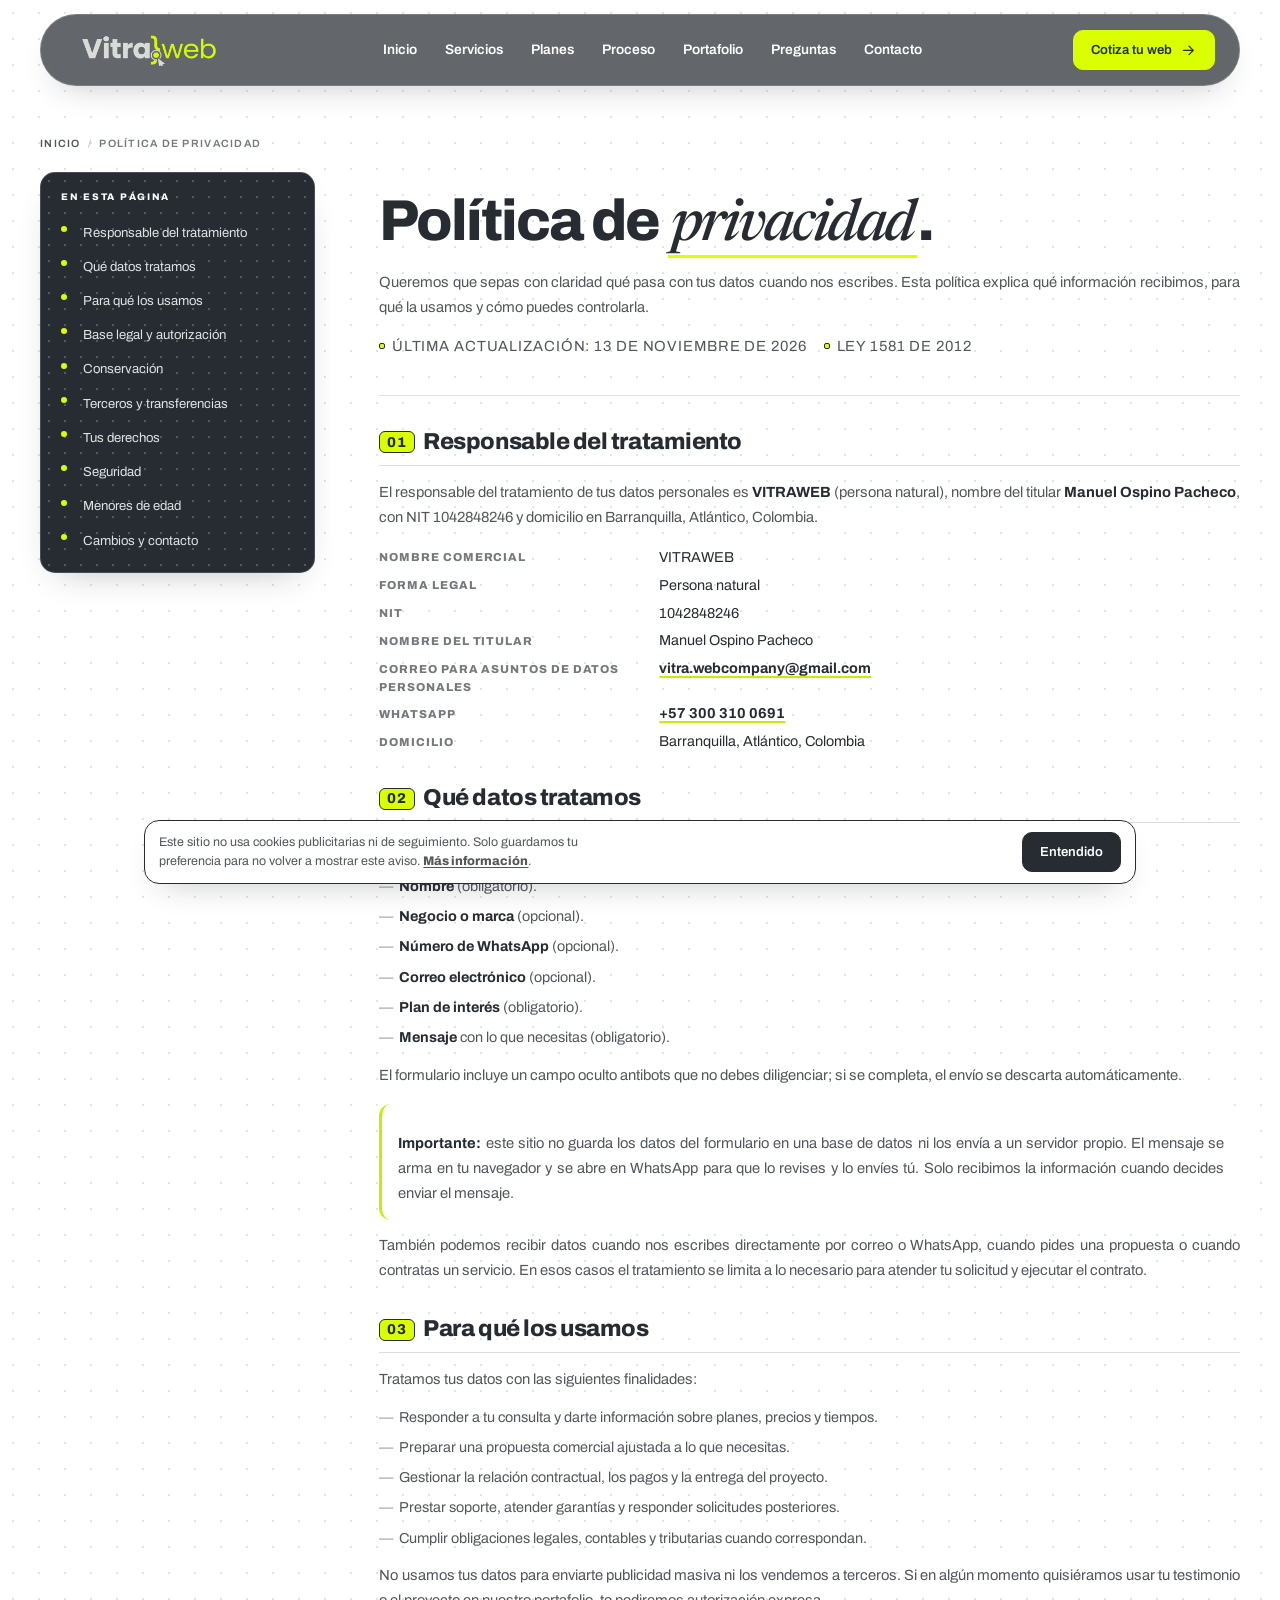
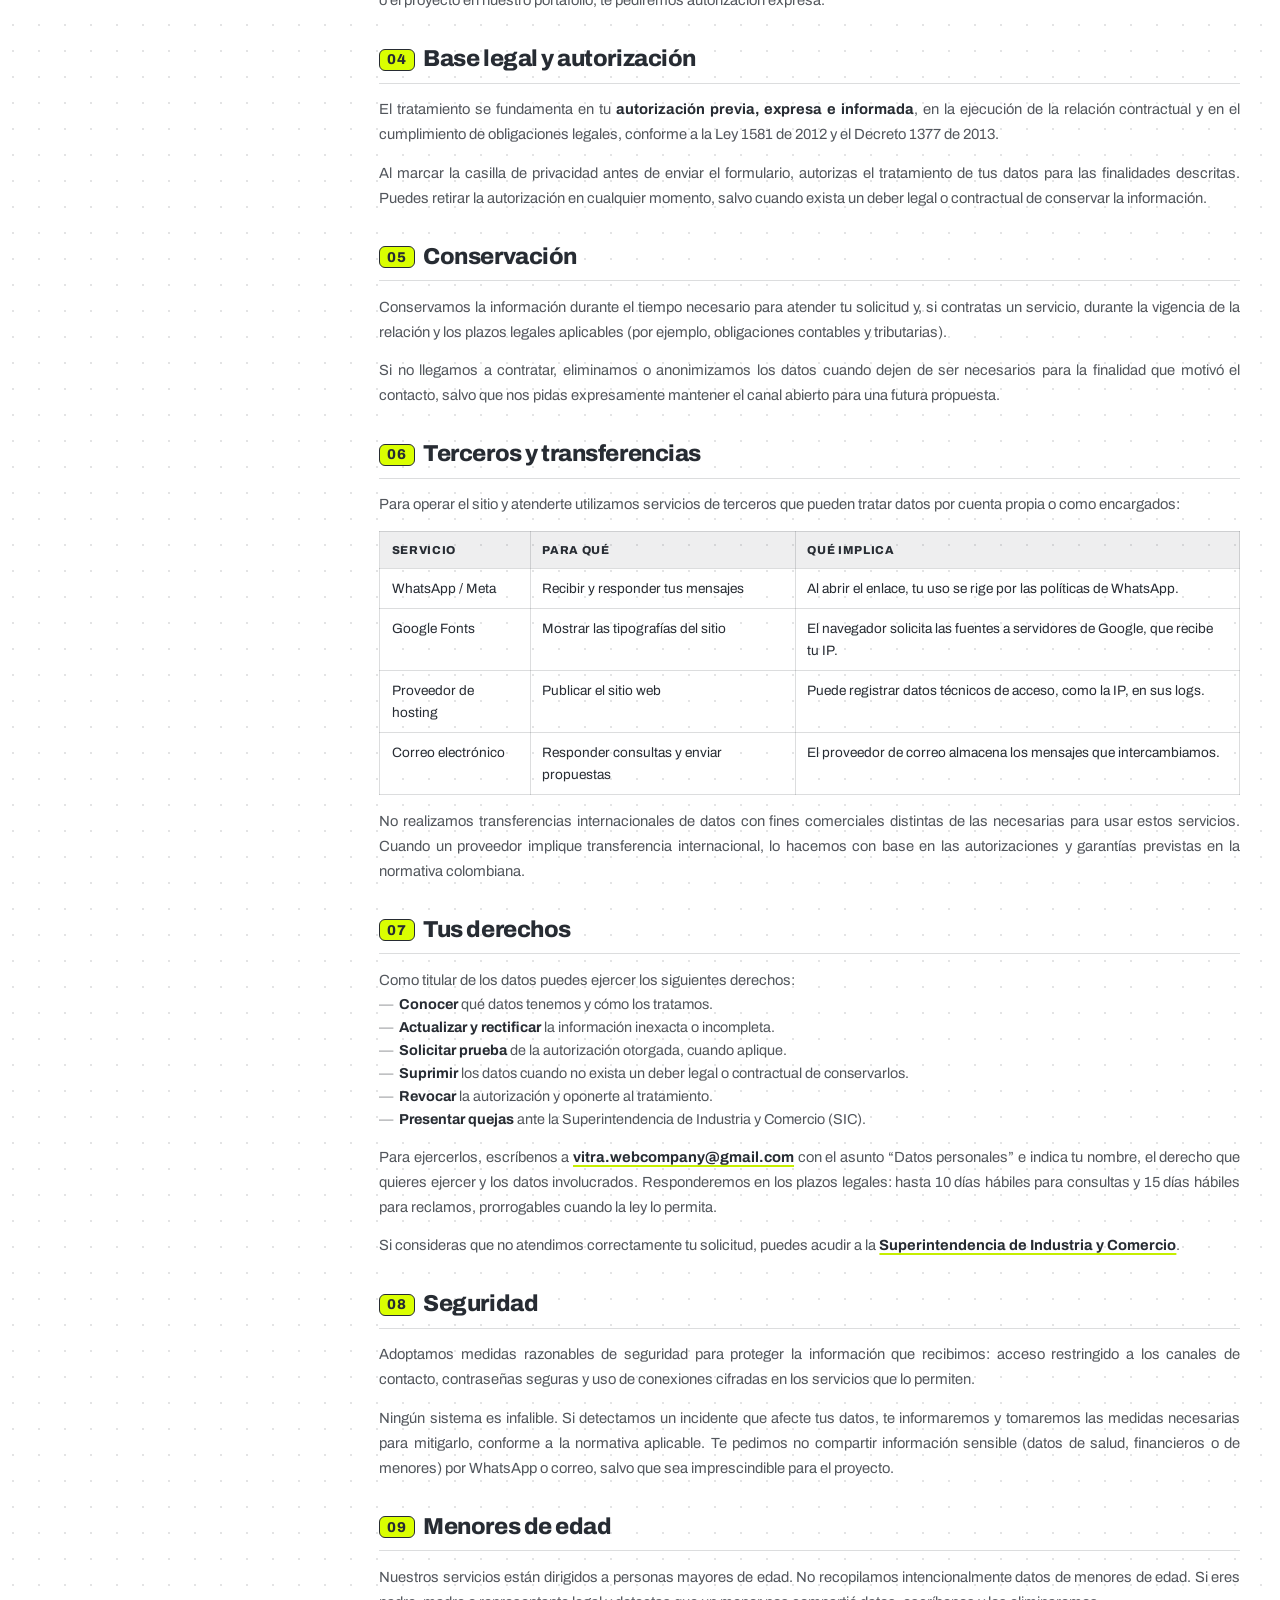
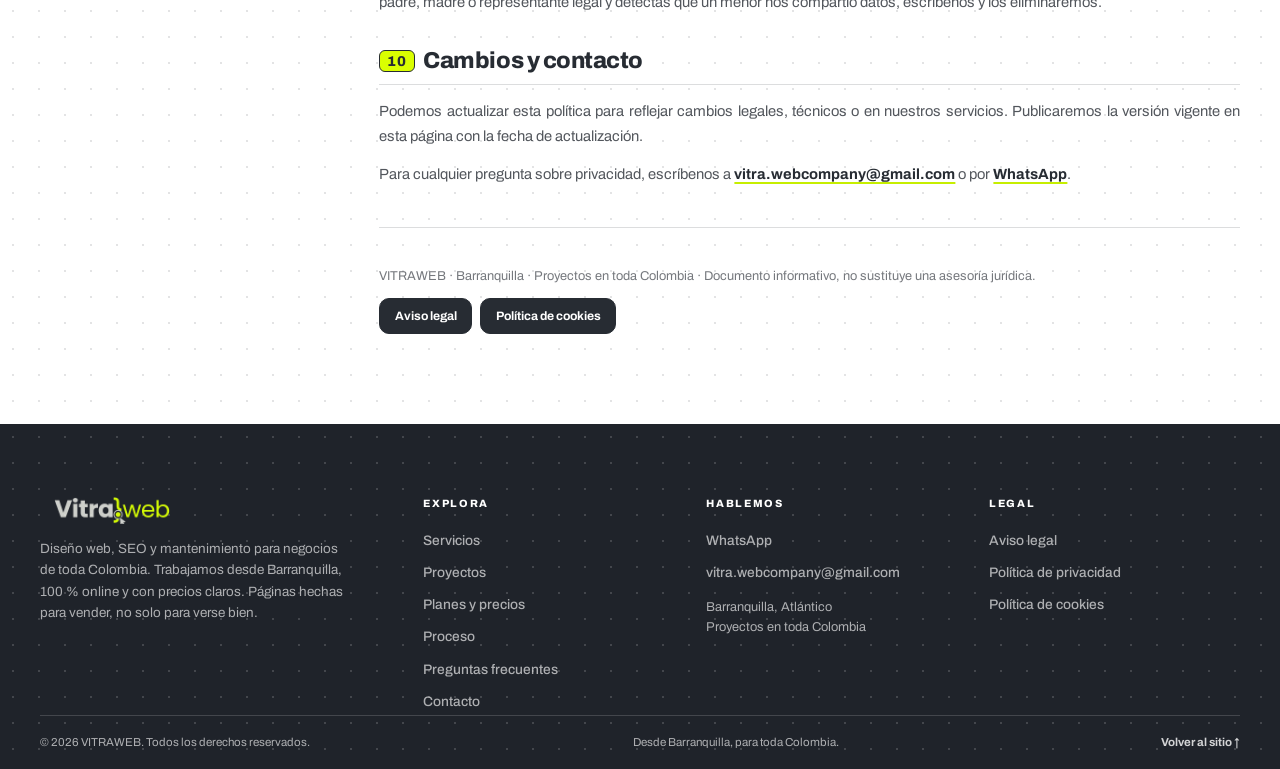
<file: VITRA.WEB/legal/politica-privacidad.html>
<!DOCTYPE html>
<html lang="es-CO">
<head>
  <meta charset="utf-8">
  <meta name="viewport" content="width=device-width, initial-scale=1">

  <title>Política de Privacidad | VITRAWEB</title>
  <meta name="description" content="Política de privacidad de VITRAWEB: qué datos tratamos, para qué los usamos, cuánto tiempo los conservamos y cómo ejercer tus derechos en Colombia.">
  <meta name="robots" content="index, follow">
  <meta name="author" content="VITRAWEB">
  <meta name="theme-color" content="#102C40">
  <link rel="canonical" href="https://vitraweb.co/legal/politica-privacidad.html">
  <link rel="alternate" hreflang="es-CO" href="https://vitraweb.co/legal/politica-privacidad.html">
  <link rel="alternate" hreflang="x-default" href="https://vitraweb.co/legal/politica-privacidad.html">

  <meta property="og:type" content="article">
  <meta property="og:site_name" content="VITRAWEB">
  <meta property="og:locale" content="es_CO">
  <meta property="og:title" content="Política de Privacidad | VITRAWEB">
  <meta property="og:description" content="Cómo tratamos tus datos personales y cómo ejercer tus derechos.">
  <meta property="og:url" content="https://vitraweb.co/legal/politica-privacidad.html">
  <meta property="og:image" content="https://vitraweb.co/assets/img/og.webp">
  <meta property="og:image:width" content="1200">
  <meta property="og:image:height" content="630">
  <meta property="og:image:alt" content="Política de Privacidad | VITRAWEB">
  <meta name="twitter:card" content="summary_large_image">
  <meta name="twitter:title" content="Política de Privacidad | VITRAWEB">
  <meta name="twitter:description" content="Cómo tratamos tus datos personales y cómo ejercer tus derechos.">
  <meta name="twitter:image" content="https://vitraweb.co/assets/img/og.webp">

  <link rel="icon" href="../assets/img/favicon.ico" sizes="any">
  <link rel="icon" type="image/png" href="../assets/img/favicon-32.png" sizes="32x32">
  <link rel="icon" type="image/png" href="../assets/img/favicon-16.png" sizes="16x16">
  <link rel="icon" type="image/png" href="../assets/img/favicon-96.png" sizes="96x96">
  <link rel="apple-touch-icon" href="../assets/img/favicon-180.png">

  <link rel="preconnect" href="https://fonts.googleapis.com">
  <link rel="preconnect" href="https://fonts.gstatic.com" crossorigin>
  <link href="https://fonts.googleapis.com/css2?family=Archivo:ital,wght@0,400..900;1,400..900&family=Newsreader:ital,opsz,wght@1,6..72,400..600&display=swap" rel="stylesheet">

  <link rel="stylesheet" href="../css/style.css">
  <link rel="stylesheet" href="../css/legal.css">
  <script src="../js/main.js" defer></script>
</head>
<body class="legal-page">
  <a class="skip-link" href="#main">Saltar al contenido principal</a>

  <header class="site-header">
    <div class="container legal-header__inner">
      <a class="brand" href="../index.html" aria-label="VITRAWEB, volver al inicio">
        <img src="../assets/img/logo-vitra-claro.webp" alt="VITRAWEB, estudio de diseño web para negocios de Colombia" width="616" height="120">
      </a>

      <input class="nav-check" type="checkbox" id="nav-check">
      <label class="nav-toggle" for="nav-check">
        <span class="nav-toggle__bars" aria-hidden="true"></span>
        <span class="sr-only">Abrir menú de navegación</span>
      </label>

      <nav class="primary-nav" id="primary-nav" aria-label="Navegación principal">
        <a href="../index.html">Inicio</a>
        <a href="../index.html#servicios">Servicios</a>
        <a href="../index.html#planes">Planes</a>
        <a href="../index.html#proceso">Proceso</a>
        <a href="../index.html#proyectos">Portafolio</a>
        <a href="../index.html#faq">Preguntas</a>
        <a href="../index.html#contacto">Contacto</a>
      </nav>

      <div class="legal-header__actions">
        <a class="btn btn--ink btn--sm" href="../index.html#contacto">
          Cotiza tu web
          <svg class="btn__arrow" viewBox="0 0 24 24" fill="none" stroke="currentColor" stroke-width="1.8" stroke-linecap="round" stroke-linejoin="round" aria-hidden="true" focusable="false"><path d="M5 12h13"/><path d="m13 6 6 6-6 6"/></svg>
        </a>
      </div>
    </div>
  </header>

  <main id="main" class="legal">
    <div class="container">
      <nav class="legal__breadcrumb" aria-label="Ruta de navegación">
        <a href="../index.html">Inicio</a>
        <span aria-hidden="true">/</span>
        <span>Política de privacidad</span>
      </nav>

      <div class="legal__shell">
        <aside class="legal__toc" aria-labelledby="toc-title">
          <p class="legal__toc-title" id="toc-title">En esta página</p>
          <ol>
            <li><a href="#responsable">Responsable del tratamiento</a></li>
            <li><a href="#datos">Qué datos tratamos</a></li>
            <li><a href="#finalidad">Para qué los usamos</a></li>
            <li><a href="#base">Base legal y autorización</a></li>
            <li><a href="#conservacion">Conservación</a></li>
            <li><a href="#terceros">Terceros y transferencias</a></li>
            <li><a href="#derechos">Tus derechos</a></li>
            <li><a href="#seguridad">Seguridad</a></li>
            <li><a href="#menores">Menores de edad</a></li>
            <li><a href="#cambios">Cambios y contacto</a></li>
          </ol>
        </aside>

        <article class="legal__body">
          <header class="legal__header">
            <h1 class="legal__title">Política de <em>privacidad</em>.</h1>
            <p class="legal__lead">Queremos que sepas con claridad qué pasa con tus datos cuando nos escribes. Esta política explica qué información recibimos, para qué la usamos y cómo puedes controlarla.</p>
            <p class="legal__meta">
              <span>Última actualización: 13 de noviembre de 2026</span>
              <span>Ley 1581 de 2012</span>
            </p>
          </header>

          <section id="responsable">
            <h2 data-num="01">Responsable del tratamiento</h2>
            <p>El responsable del tratamiento de tus datos personales es <strong>VITRAWEB</strong> (persona natural), nombre del titular <strong>Manuel Ospino Pacheco</strong>, con NIT 1042848246 y domicilio en Barranquilla, Atlántico, Colombia.</p>
            <dl>
              <dt>Nombre comercial</dt>
              <dd>VITRAWEB</dd>
              <dt>Forma legal</dt>
              <dd>Persona natural</dd>
              <dt>NIT</dt>
              <dd>1042848246</dd>
              <dt>Nombre del titular</dt>
              <dd>Manuel Ospino Pacheco</dd>
              <dt>Correo para asuntos de datos personales</dt>
              <dd><a href="mailto:vitra.webcompany@gmail.com" data-copy-email="vitra.webcompany@gmail.com">vitra.webcompany@gmail.com</a></dd>
              <dt>WhatsApp</dt>
              <dd><a href="https://wa.me/573003100691" target="_blank" rel="noopener">+57 300 310 0691</a></dd>
              <dt>Domicilio</dt>
              <dd>Barranquilla, Atlántico, Colombia</dd>
            </dl>
          </section>

          <section id="datos">
            <h2 data-num="02">Qué datos tratamos</h2>
            <p>El formulario de contacto del sitio te permite escribirnos. Los campos que puedes diligenciar son:</p>
            <ul>
              <li><strong>Nombre</strong> (obligatorio).</li>
              <li><strong>Negocio o marca</strong> (opcional).</li>
              <li><strong>Número de WhatsApp</strong> (opcional).</li>
              <li><strong>Correo electrónico</strong> (opcional).</li>
              <li><strong>Plan de interés</strong> (obligatorio).</li>
              <li><strong>Mensaje</strong> con lo que necesitas (obligatorio).</li>
            </ul>
            <p>El formulario incluye un campo oculto antibots que no debes diligenciar; si se completa, el envío se descarta automáticamente.</p>
            <div class="legal__note">
              <p><strong>Importante:</strong> este sitio no guarda los datos del formulario en una base de datos ni los envía a un servidor propio. El mensaje se arma en tu navegador y se abre en WhatsApp para que lo revises y lo envíes tú. Solo recibimos la información cuando decides enviar el mensaje.</p>
            </div>
            <p>También podemos recibir datos cuando nos escribes directamente por correo o WhatsApp, cuando pides una propuesta o cuando contratas un servicio. En esos casos el tratamiento se limita a lo necesario para atender tu solicitud y ejecutar el contrato.</p>
          </section>

          <section id="finalidad">
            <h2 data-num="03">Para qué los usamos</h2>
            <p>Tratamos tus datos con las siguientes finalidades:</p>
            <ul>
              <li>Responder a tu consulta y darte información sobre planes, precios y tiempos.</li>
              <li>Preparar una propuesta comercial ajustada a lo que necesitas.</li>
              <li>Gestionar la relación contractual, los pagos y la entrega del proyecto.</li>
              <li>Prestar soporte, atender garantías y responder solicitudes posteriores.</li>
              <li>Cumplir obligaciones legales, contables y tributarias cuando correspondan.</li>
            </ul>
            <p>No usamos tus datos para enviarte publicidad masiva ni los vendemos a terceros. Si en algún momento quisiéramos usar tu testimonio o el proyecto en nuestro portafolio, te pediremos autorización expresa.</p>
          </section>

          <section id="base">
            <h2 data-num="04">Base legal y autorización</h2>
            <p>El tratamiento se fundamenta en tu <strong>autorización previa, expresa e informada</strong>, en la ejecución de la relación contractual y en el cumplimiento de obligaciones legales, conforme a la Ley 1581 de 2012 y el Decreto 1377 de 2013.</p>
            <p>Al marcar la casilla de privacidad antes de enviar el formulario, autorizas el tratamiento de tus datos para las finalidades descritas. Puedes retirar la autorización en cualquier momento, salvo cuando exista un deber legal o contractual de conservar la información.</p>
          </section>

          <section id="conservacion">
            <h2 data-num="05">Conservación</h2>
            <p>Conservamos la información durante el tiempo necesario para atender tu solicitud y, si contratas un servicio, durante la vigencia de la relación y los plazos legales aplicables (por ejemplo, obligaciones contables y tributarias).</p>
            <p>Si no llegamos a contratar, eliminamos o anonimizamos los datos cuando dejen de ser necesarios para la finalidad que motivó el contacto, salvo que nos pidas expresamente mantener el canal abierto para una futura propuesta.</p>
          </section>

          <section id="terceros">
            <h2 data-num="06">Terceros y transferencias</h2>
            <p>Para operar el sitio y atenderte utilizamos servicios de terceros que pueden tratar datos por cuenta propia o como encargados:</p>
            <div class="legal__table-wrap" role="region" aria-label="Servicios de terceros y qué implica cada uno" tabindex="0">
              <table class="legal__table">
                <thead>
                  <tr>
                    <th scope="col">Servicio</th>
                    <th scope="col">Para qué</th>
                    <th scope="col">Qué implica</th>
                  </tr>
                </thead>
                <tbody>
                  <tr>
                    <td>WhatsApp / Meta</td>
                    <td>Recibir y responder tus mensajes</td>
                    <td>Al abrir el enlace, tu uso se rige por las políticas de WhatsApp.</td>
                  </tr>
                  <tr>
                    <td>Google Fonts</td>
                    <td>Mostrar las tipografías del sitio</td>
                    <td>El navegador solicita las fuentes a servidores de Google, que recibe tu IP.</td>
                  </tr>
                  <tr>
                    <td>Proveedor de hosting</td>
                    <td>Publicar el sitio web</td>
                    <td>Puede registrar datos técnicos de acceso, como la IP, en sus logs.</td>
                  </tr>
                  <tr>
                    <td>Correo electrónico</td>
                    <td>Responder consultas y enviar propuestas</td>
                    <td>El proveedor de correo almacena los mensajes que intercambiamos.</td>
                  </tr>
                </tbody>
              </table>
            </div>
            <p>No realizamos transferencias internacionales de datos con fines comerciales distintas de las necesarias para usar estos servicios. Cuando un proveedor implique transferencia internacional, lo hacemos con base en las autorizaciones y garantías previstas en la normativa colombiana.</p>
          </section>

          <section id="derechos">
            <h2 data-num="07">Tus derechos</h2>
            <p>Como titular de los datos puedes ejercer los siguientes derechos:</p>
            <ol>
              <li><strong>Conocer</strong> qué datos tenemos y cómo los tratamos.</li>
              <li><strong>Actualizar y rectificar</strong> la información inexacta o incompleta.</li>
              <li><strong>Solicitar prueba</strong> de la autorización otorgada, cuando aplique.</li>
              <li><strong>Suprimir</strong> los datos cuando no exista un deber legal o contractual de conservarlos.</li>
              <li><strong>Revocar</strong> la autorización y oponerte al tratamiento.</li>
              <li><strong>Presentar quejas</strong> ante la Superintendencia de Industria y Comercio (SIC).</li>
            </ol>
            <p>Para ejercerlos, escríbenos a <a href="mailto:vitra.webcompany@gmail.com">vitra.webcompany@gmail.com</a> con el asunto “Datos personales” e indica tu nombre, el derecho que quieres ejercer y los datos involucrados. Responderemos en los plazos legales: hasta 10 días hábiles para consultas y 15 días hábiles para reclamos, prorrogables cuando la ley lo permita.</p>
            <p>Si consideras que no atendimos correctamente tu solicitud, puedes acudir a la <a href="https://www.sic.gov.co/" target="_blank" rel="noopener">Superintendencia de Industria y Comercio</a>.</p>
          </section>

          <section id="seguridad">
            <h2 data-num="08">Seguridad</h2>
            <p>Adoptamos medidas razonables de seguridad para proteger la información que recibimos: acceso restringido a los canales de contacto, contraseñas seguras y uso de conexiones cifradas en los servicios que lo permiten.</p>
            <p>Ningún sistema es infalible. Si detectamos un incidente que afecte tus datos, te informaremos y tomaremos las medidas necesarias para mitigarlo, conforme a la normativa aplicable. Te pedimos no compartir información sensible (datos de salud, financieros o de menores) por WhatsApp o correo, salvo que sea imprescindible para el proyecto.</p>
          </section>

          <section id="menores">
            <h2 data-num="09">Menores de edad</h2>
            <p>Nuestros servicios están dirigidos a personas mayores de edad. No recopilamos intencionalmente datos de menores de edad. Si eres padre, madre o representante legal y detectas que un menor nos compartió datos, escríbenos y los eliminaremos.</p>
          </section>

          <section id="cambios">
            <h2 data-num="10">Cambios y contacto</h2>
            <p>Podemos actualizar esta política para reflejar cambios legales, técnicos o en nuestros servicios. Publicaremos la versión vigente en esta página con la fecha de actualización.</p>
            <p>Para cualquier pregunta sobre privacidad, escríbenos a <a href="mailto:vitra.webcompany@gmail.com" data-copy-email="vitra.webcompany@gmail.com">vitra.webcompany@gmail.com</a> o por <a href="https://wa.me/573003100691" target="_blank" rel="noopener">WhatsApp</a>.</p>
          </section>

          <footer class="legal__footer">
            <p>VITRAWEB · Barranquilla · Proyectos en toda Colombia · Documento informativo, no sustituye una asesoría jurídica.</p>
            <div class="legal__footer-links">
              <a class="btn btn--ink btn--sm" href="aviso-legal.html">Aviso legal</a>
              <a class="btn btn--ink btn--sm" href="politica-cookies.html">Política de cookies</a>
            </div>
          </footer>
        </article>
      </div>
    </div>
  </main>

  <footer class="site-footer">
    <div class="container">
      <div class="footer__top">
        <div class="footer__brand">
          <a class="brand" href="../index.html" aria-label="VITRAWEB, volver al inicio">
            <img src="../assets/img/logo-vitra-claro.webp" alt="VITRAWEB, estudio de diseño web para negocios de Colombia" width="616" height="120" loading="lazy">
          </a>
          <p>Diseño web, SEO y mantenimiento para negocios de toda Colombia. Trabajamos desde Barranquilla, 100&nbsp;% online y con precios claros. Páginas hechas para vender, no solo para verse bien.</p>
        </div>

        <nav class="footer__nav" aria-label="Navegación del pie de página">
          <p class="footer__title">Explora</p>
          <a href="../index.html#servicios">Servicios</a>
          <a href="../index.html#proyectos">Proyectos</a>
          <a href="../index.html#planes">Planes y precios</a>
          <a href="../index.html#proceso">Proceso</a>
          <a href="../index.html#faq">Preguntas frecuentes</a>
          <a href="../index.html#contacto">Contacto</a>
        </nav>

        <div class="footer__contact">
          <p class="footer__title">Hablemos</p>
          <a href="https://wa.me/573003100691?text=Hola%20VITRAWEB%2C%20quiero%20informaci%C3%B3n%20sobre%20dise%C3%B1o%20web." target="_blank" rel="noopener">WhatsApp</a>
          <a href="mailto:vitra.webcompany@gmail.com" data-copy-email="vitra.webcompany@gmail.com">vitra.webcompany@gmail.com</a>
          <p>Barranquilla, Atlántico<br>Proyectos en toda Colombia</p>
        </div>

        <div class="footer__legal">
          <p class="footer__title">Legal</p>
          <a href="aviso-legal.html">Aviso legal</a>
          <a href="politica-privacidad.html">Política de privacidad</a>
          <a href="politica-cookies.html">Política de cookies</a>
        </div>
      </div>

      <div class="footer__bottom">
        <p>© <span data-year>2026</span> VITRAWEB. Todos los derechos reservados.</p>
        <p>Desde Barranquilla, para toda Colombia.</p>
        <a class="footer__top-link" href="../index.html">Volver al sitio ↑</a>
      </div>
    </div>
  </footer>

  <!-- Aviso de correo copiado -->
  <div class="toast" data-toast role="status" aria-live="polite" hidden>
    <span class="toast__dot" aria-hidden="true"></span>
    <p class="toast__text" data-toast-text></p>
    <button class="toast__close" type="button" data-toast-close aria-label="Cerrar aviso">×</button>
  </div>
  <!-- Aviso de cookies -->
  <div class="cookie-banner" data-cookie-banner hidden>
    <div class="cookie-banner__inner">
      <p>Este sitio no usa cookies publicitarias ni de seguimiento. Solo guardamos tu preferencia para no volver a mostrar este aviso. <a href="politica-cookies.html">Más información</a>.</p>
      <button class="btn btn--ink btn--sm" type="button" data-cookie-accept>Entendido</button>
    </div>
  </div>
</body>
</html>
</file>
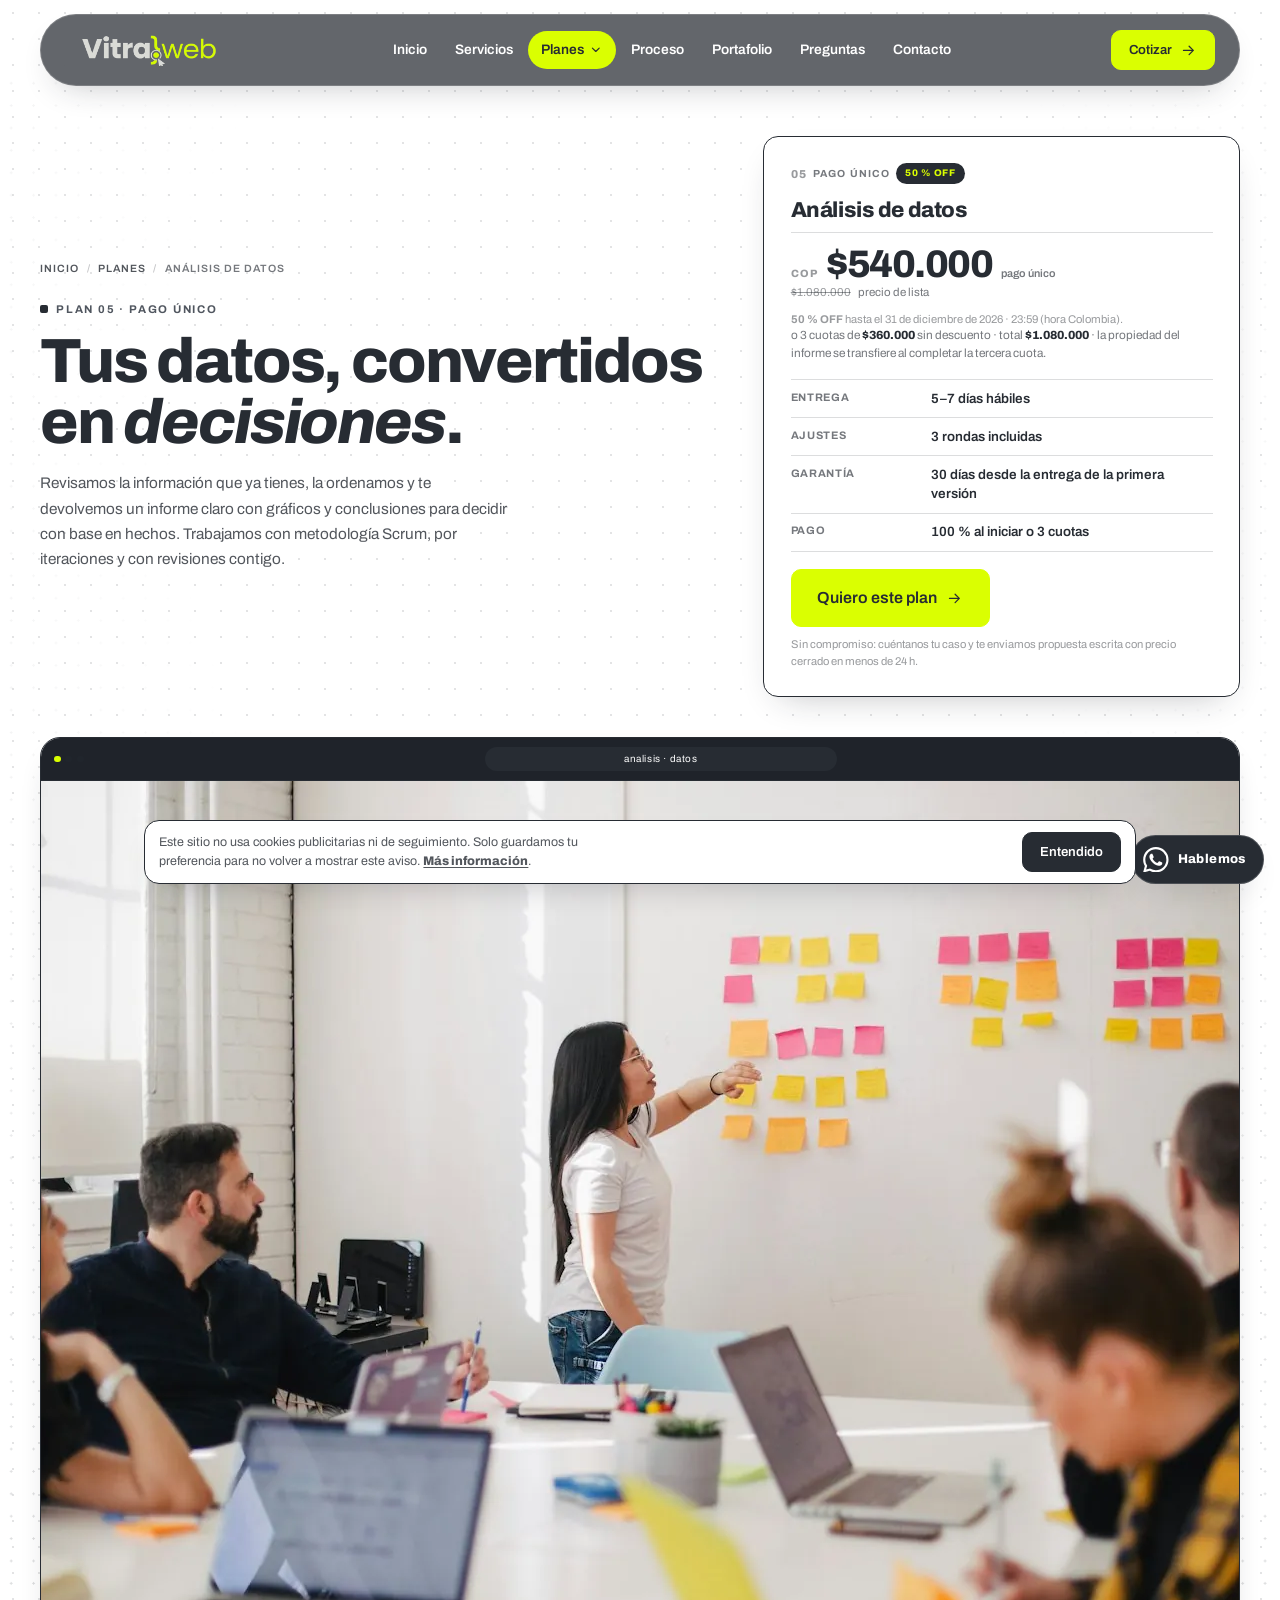
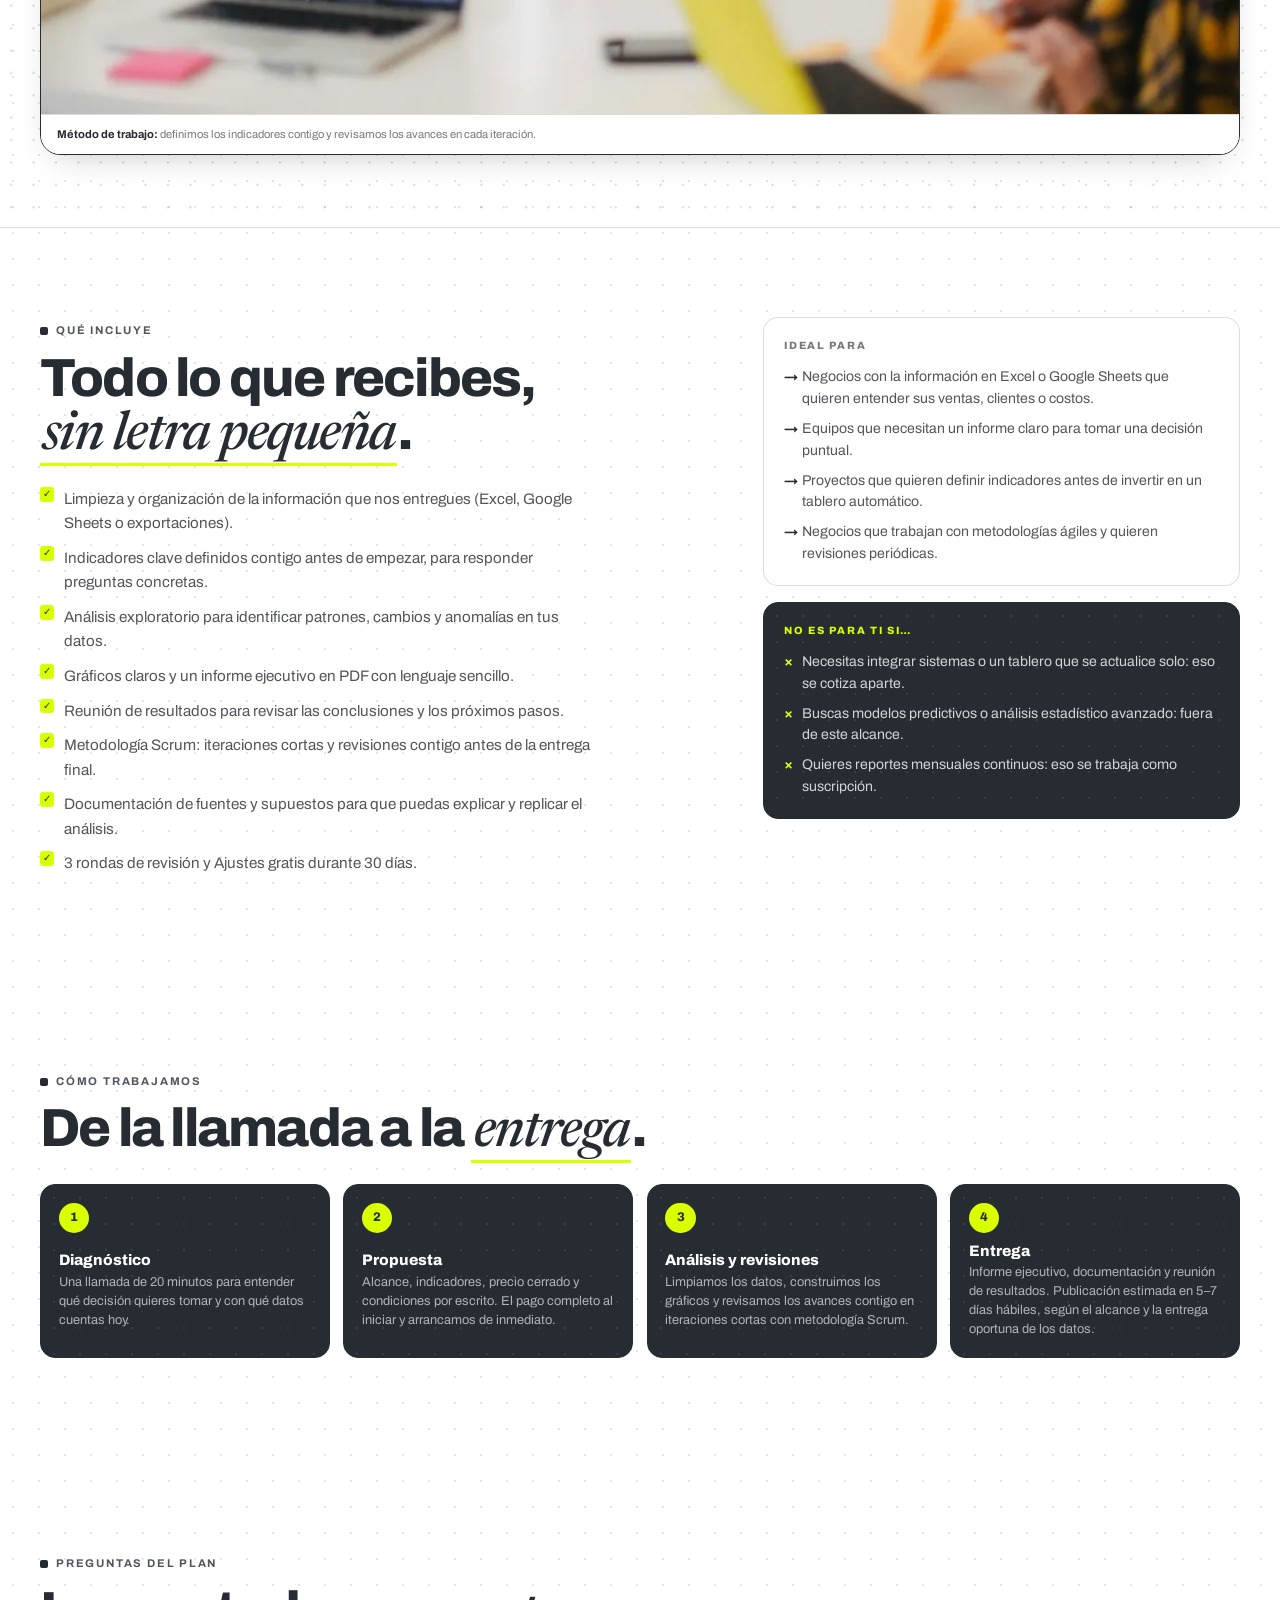
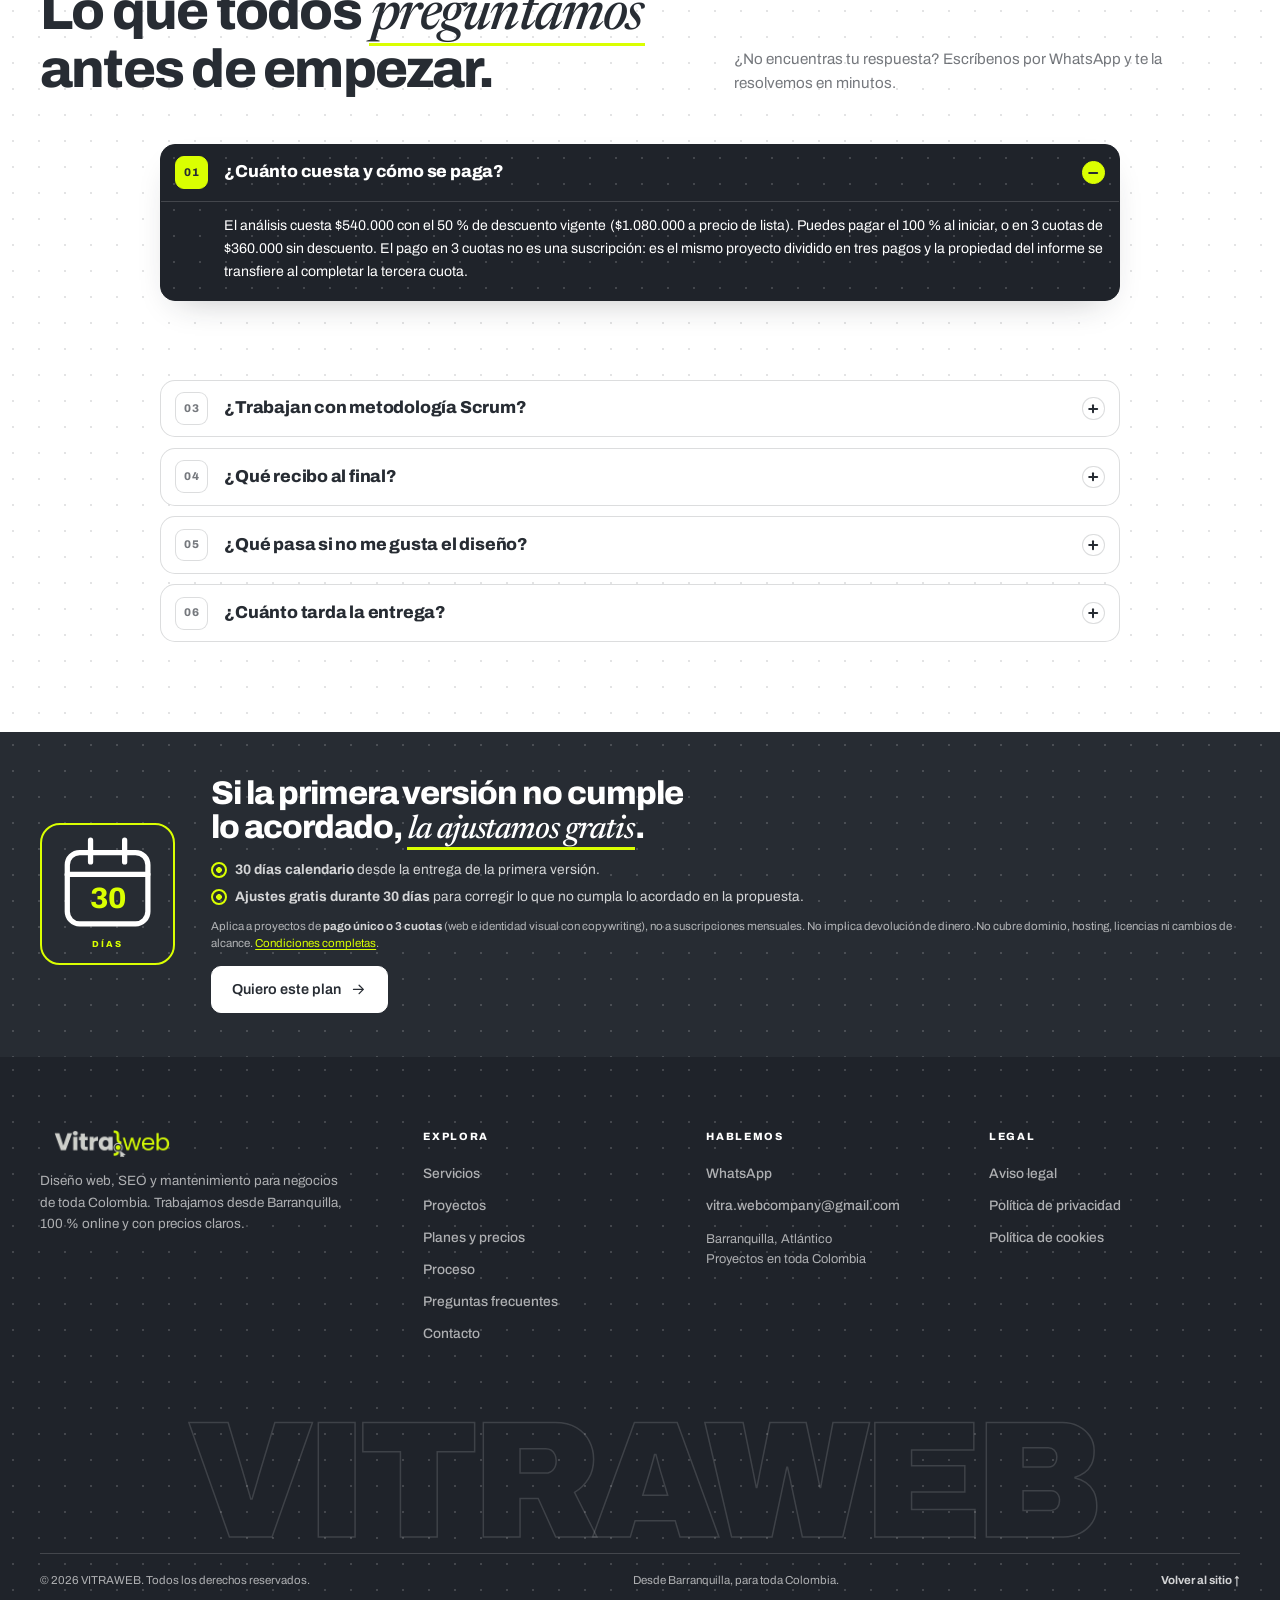
<file: VITRA.WEB/planes/analisis-de-datos.html>
<!DOCTYPE html>
<html lang="es-CO" data-type="service">
<head>
  <meta charset="utf-8">
  <meta name="viewport" content="width=device-width, initial-scale=1">

  <title>Análisis de datos con informe ejecutivo | VITRAWEB</title>
  <meta name="description" content="Análisis de datos para responder preguntas de tu negocio: limpieza, gráficos e informe ejecutivo. Pago único con 50 % OFF o 3 cuotas.">
  <meta name="robots" content="index, follow, max-image-preview:large">
  <meta name="author" content="VITRAWEB">
  <meta name="theme-color" content="#FFFFFF">
  <meta name="format-detection" content="telephone=no">
  <link rel="canonical" href="https://vitraweb.co/planes/analisis-de-datos.html">
  <link rel="alternate" hreflang="es-CO" href="https://vitraweb.co/planes/analisis-de-datos.html">
  <link rel="alternate" hreflang="x-default" href="https://vitraweb.co/planes/analisis-de-datos.html">

  <meta property="og:type" content="website">
  <meta property="og:site_name" content="VITRAWEB">
  <meta property="og:locale" content="es_CO">
  <meta property="og:title" content="Análisis de datos con informe ejecutivo | VITRAWEB">
  <meta property="og:description" content="Análisis de datos para responder preguntas concretas de tu negocio: limpieza de información, gráficos e informe ejecutivo. Pago único con 50 % OFF o 3 cuotas.">
  <meta property="og:url" content="https://vitraweb.co/planes/analisis-de-datos.html">
  <meta property="og:image" content="https://vitraweb.co/assets/img/og.webp">
  <meta property="og:image:width" content="1200">
  <meta property="og:image:height" content="630">
  <meta property="og:image:alt" content="Análisis de datos | VITRAWEB">
  <meta name="twitter:card" content="summary_large_image">
  <meta name="twitter:title" content="Análisis de datos con informe ejecutivo | VITRAWEB">
  <meta name="twitter:description" content="Análisis de datos para responder preguntas concretas de tu negocio: limpieza de información, gráficos e informe ejecutivo. Pago único con 50 % OFF o 3 cuotas.">
  <meta name="twitter:image" content="https://vitraweb.co/assets/img/og.webp">

  <link rel="icon" href="../assets/img/favicon.ico" sizes="any">
  <link rel="icon" type="image/png" href="../assets/img/favicon-32.png" sizes="32x32">
  <link rel="icon" type="image/png" href="../assets/img/favicon-16.png" sizes="16x16">
  <link rel="icon" type="image/png" href="../assets/img/favicon-96.png" sizes="96x96">
  <link rel="apple-touch-icon" href="../assets/img/favicon-180.png">

  <link rel="preconnect" href="https://fonts.googleapis.com">
  <link rel="preconnect" href="https://fonts.gstatic.com" crossorigin>
  <link href="https://fonts.googleapis.com/css2?family=Archivo:ital,wght@0,400..900;1,400..900&family=Newsreader:ital,opsz,wght@1,6..72,400..600&display=swap" rel="stylesheet">

  <link rel="stylesheet" href="../css/style.css">
  <script src="../js/main.js" defer></script>
  <noscript>
    <style>
      [data-enter]{opacity:1 !important;animation:none !important}
      /* Sin JS no se puede saber si la promo sigue vigente: se muestra solo precio de lista. */
      [data-promo-only],[data-promo-price],.countdown,.plans__promo{display:none !important}
      [data-regular-price]{display:block !important}
      /* Ya finalizada, la barra solo contiene el aviso de cierre: debe verse sin JS. */
      .is-promo-ended .plans__promo{display:block !important}
    </style>
  </noscript>

  <script type="application/ld+json" id="plan-service-schema">
{
    "@context": "https://schema.org",
    "@type": "Service",
    "serviceType": "Análisis de datos",
    "name": "Análisis de datos",
    "url": "https://vitraweb.co/planes/analisis-de-datos.html",
    "description": "Análisis de datos para responder preguntas concretas del negocio: limpieza de información, análisis exploratorio, gráficos e informe ejecutivo, con metodología Scrum.",
    "provider": {
        "@id": "https://vitraweb.co/#business"
    },
    "areaServed": {
        "@type": "Country",
        "name": "Colombia"
    },
    "offers": {
        "@type": "AggregateOffer",
        "url": "https://vitraweb.co/planes/analisis-de-datos.html",
        "availability": "https://schema.org/InStock",
        "priceCurrency": "COP",
        "lowPrice": "540000",
        "highPrice": "1080000",
        "offerCount": "1",
        "priceValidUntil": "2026-12-31"
    }
}
  </script>
  <script type="application/ld+json">
{
    "@context": "https://schema.org",
    "@type": "FAQPage",
    "mainEntity": [
        {
            "@type": "Question",
            "name": "¿Cuánto cuesta y cómo se paga?",
            "acceptedAnswer": {
                "@type": "Answer",
                "text": "El análisis cuesta $540.000 con el 50 % de descuento vigente ($1.080.000 a precio de lista). Puedes pagar el 100 % al iniciar, o en 3 cuotas de $360.000 sin descuento. El pago en 3 cuotas no es una suscripción: es el mismo proyecto dividido en tres pagos y la propiedad del informe se transfiere al completar la tercera cuota."
            }
        },
        {
            "@type": "Question",
            "name": "¿Qué datos necesito entregar?",
            "acceptedAnswer": {
                "@type": "Answer",
                "text": "Un archivo de Excel, Google Sheets o una exportación de tu sistema con la información que quieras analizar. Si los datos están desordenados, la limpieza hace parte del alcance; si hay que integrar sistemas o construir un tablero automático, se cotiza aparte."
            }
        },
        {
            "@type": "Question",
            "name": "¿Trabajan con metodología Scrum?",
            "acceptedAnswer": {
                "@type": "Answer",
                "text": "Sí. Trabajamos con metodología Scrum: avanzamos por iteraciones cortas, definimos contigo los indicadores y revisamos los resultados antes de la entrega final, para ajustar sobre la marcha."
            }
        },
        {
            "@type": "Question",
            "name": "¿Qué recibo al final?",
            "acceptedAnswer": {
                "@type": "Answer",
                "text": "Un informe ejecutivo en PDF con gráficos, conclusiones y recomendaciones, más la documentación de las fuentes y los supuestos usados, para que puedas explicar y replicar el análisis."
            }
        },
        {
            "@type": "Question",
            "name": "¿Qué pasa si no me gusta el diseño?",
            "acceptedAnswer": {
                "@type": "Answer",
                "text": "3 rondas de revisión incluidas. Ajustes gratis durante 30 días: 30 días calendario desde la entrega de la primera versión para corregir lo que no cumpla lo acordado en la propuesta. Aplica a proyectos de pago único o 3 cuotas; no a suscripciones mensuales. No implica devolución de dinero ni cambios de alcance."
            }
        },
        {
            "@type": "Question",
            "name": "¿Cuánto tarda la entrega?",
            "acceptedAnswer": {
                "@type": "Answer",
                "text": "5–7 días hábiles desde que recibimos los datos, el pago y la aprobación de los indicadores. El plazo es estimado y depende del estado de la información y del alcance acordado; si algo cambia, lo ajustamos por escrito."
            }
        }
    ]
}
  </script>
</head>
<body>
  <a class="skip-link" href="#main">Saltar al contenido principal</a>

  <header class="site-header">
    <div class="container header__inner">
      <a class="brand" href="../index.html" aria-label="VITRAWEB, volver al inicio">
        <img src="../assets/img/logo-vitra-claro.webp" alt="VITRAWEB, estudio de diseño web para negocios de Colombia" width="616" height="120">
      </a>

      <input class="nav-check" type="checkbox" id="nav-check">
      <label class="nav-toggle" for="nav-check">
        <span class="nav-toggle__bars" aria-hidden="true"></span>
        <span class="sr-only">Abrir menú de navegación</span>
      </label>

      <nav class="primary-nav" id="primary-nav" aria-label="Navegación principal">
        <a href="../index.html">Inicio</a>
        <a href="../index.html#servicios">Servicios</a>
        <div class="nav-item nav-item--menu">
          <a href="../index.html#planes" class="nav-menu__toggle is-active" aria-current="location" aria-expanded="false" aria-controls="nav-menu-planes">Planes
            <svg class="nav-caret" viewBox="0 0 24 24" fill="none" stroke="currentColor" stroke-width="2" stroke-linecap="round" stroke-linejoin="round" aria-hidden="true" focusable="false"><path d="m6 9 6 6 6-6"/></svg>
          </a>
          <div class="nav-menu" id="nav-menu-planes" role="navigation" aria-label="Planes y precios">
            <p class="nav-menu__eyebrow">Pago único · 50 % OFF</p>
            <a class="nav-menu__item" href="../planes/analisis-de-datos.html"><span class="nav-menu__name">Análisis de datos</span><span class="nav-menu__price">$540.000</span></a>
            <a class="nav-menu__item" href="../planes/landing-page-express.html"><span class="nav-menu__name">Landing Page Express</span><span class="nav-menu__price">$450.000</span></a>
            <a class="nav-menu__item" href="../planes/identidad-visual-copywriting.html"><span class="nav-menu__name">Identidad Visual + Copywriting</span><span class="nav-menu__price">$600.000</span></a>
            <a class="nav-menu__item" href="../planes/web-corporativa-360.html"><span class="nav-menu__name">Web Corporativa 360</span><span class="nav-menu__price">$1.200.000</span></a>
            <a class="nav-menu__item" href="../planes/tienda-online-e-commerce.html"><span class="nav-menu__name">Tienda Online E-commerce</span><span class="nav-menu__price">$1.800.000</span></a>
            <p class="nav-menu__eyebrow">Suscripción mensual · cancelable</p>
            <a class="nav-menu__item" href="../planes/chatbot-mantenimiento.html"><span class="nav-menu__name">Chatbot + Mantenimiento</span><span class="nav-menu__price">$390.000/mes</span></a>
            <a class="nav-menu__item" href="../planes/seo-google-business.html"><span class="nav-menu__name">SEO + Google Business</span><span class="nav-menu__price">$490.000/mes</span></a>
            <a class="nav-menu__all" href="../index.html#planes">Ver todos los planes y precios <svg class="btn__arrow" viewBox="0 0 24 24" fill="none" stroke="currentColor" stroke-width="1.8" stroke-linecap="round" stroke-linejoin="round" aria-hidden="true" focusable="false"><path d="M5 12h13"/><path d="m13 6 6 6-6 6"/></svg></a>
          </div>
        </div>
        <a href="../index.html#proceso">Proceso</a>
        <a href="../index.html#proyectos">Portafolio</a>
        <a href="../index.html#faq">Preguntas</a>
        <a href="../index.html#contacto">Contacto</a>
        <a class="btn btn--ink btn--sm primary-nav__cta" href="https://wa.me/573003100691?text=Hola%20VITRAWEB%2C%20quiero%20cotizar%20el%20plan%20Analisis%20de%20datos." target="_blank" rel="noopener">
          Cotizar
          <svg class="btn__arrow" viewBox="0 0 24 24" fill="none" stroke="currentColor" stroke-width="1.8" stroke-linecap="round" stroke-linejoin="round" aria-hidden="true" focusable="false"><path d="M5 12h13"/><path d="m13 6 6 6-6 6"/></svg>
        </a>
      </nav>

      <a class="btn btn--ink btn--sm header__cta" href="https://wa.me/573003100691?text=Hola%20VITRAWEB%2C%20quiero%20cotizar%20el%20plan%20Analisis%20de%20datos." target="_blank" rel="noopener">
        Cotizar
        <svg class="btn__arrow" viewBox="0 0 24 24" fill="none" stroke="currentColor" stroke-width="1.8" stroke-linecap="round" stroke-linejoin="round" aria-hidden="true" focusable="false"><path d="M5 12h13"/><path d="m13 6 6 6-6 6"/></svg>
      </a>
    </div>
  </header>

  <main id="main">
    <section class="plan-hero" aria-labelledby="plan-title">
      <div class="container plan-hero__grid">
        <div class="plan-hero__copy">
          <nav class="breadcrumb" aria-label="Ruta de navegación">
            <a href="../index.html">Inicio</a>
            <span aria-hidden="true">/</span>
            <a href="../index.html#planes">Planes</a>
            <span aria-hidden="true">/</span>
            <span>Análisis de datos</span>
          </nav>

          <p class="eyebrow" data-enter style="--delay:.05s"><span class="eyebrow__dot" aria-hidden="true"></span> Plan 05 · Pago único</p>
          <h1 class="plan-hero__title" id="plan-title" data-enter style="--delay:.14s">Tus datos, convertidos en <em>decisiones</em>.</h1>
          <p class="plan-hero__lead" data-enter style="--delay:.24s">Revisamos la información que ya tienes, la ordenamos y te devolvemos un informe claro con gráficos y conclusiones para decidir con base en hechos. Trabajamos con metodología Scrum, por iteraciones y con revisiones contigo.</p>
        </div>

        <aside class="plan-hero__card" aria-label="Precio y condiciones del plan" data-enter style="--delay:.2s">
          <p class="plan__kicker"><span class="plan__index" aria-hidden="true">05</span><span class="plan__type">Pago único</span><span class="plan__badge" data-promo-only>50&nbsp;% OFF</span></p>
          <h2 class="plan-hero__card-name">Análisis de datos</h2>

          <p class="plan__amount" data-promo-price><span class="plan__currency">COP</span><span class="plan__value">$540.000</span><span class="plan__period">pago único</span></p>
          <p class="plan__amount" data-regular-price hidden><span class="plan__currency">COP</span><span class="plan__value">$1.080.000</span><span class="plan__period">pago único</span></p>
          <p class="plan__compare" data-promo-only><s>$1.080.000</s> precio de lista</p>
          <p class="plan-hero__note" data-promo-only><strong>50&nbsp;% OFF</strong> hasta el 31 de diciembre de 2026 · 23:59 (hora Colombia).</p>
          <p class="plan__installment">o 3 cuotas de <strong>$360.000</strong> sin descuento · total <strong>$1.080.000</strong> · la propiedad del informe se transfiere al completar la tercera cuota.</p>

          <dl class="plan-hero__facts">
            <div class="plan-hero__fact"><dt>Entrega</dt><dd>5–7 días hábiles</dd></div>
            <div class="plan-hero__fact"><dt>Ajustes</dt><dd>3 rondas incluidas</dd></div>
            <div class="plan-hero__fact"><dt>Garantía</dt><dd>30 días desde la entrega de la primera versión</dd></div>
            <div class="plan-hero__fact"><dt>Pago</dt><dd>100 % al iniciar o 3 cuotas</dd></div>
          </dl>

          <a class="btn btn--lime btn--xl" href="https://wa.me/573003100691?text=Hola%20VITRAWEB%2C%20quiero%20cotizar%20el%20plan%20Analisis%20de%20datos." target="_blank" rel="noopener">
            Quiero este plan
            <svg class="btn__arrow" viewBox="0 0 24 24" fill="none" stroke="currentColor" stroke-width="1.8" stroke-linecap="round" stroke-linejoin="round" aria-hidden="true" focusable="false"><path d="M5 12h13"/><path d="m13 6 6 6-6 6"/></svg>
          </a>
          <p class="plan-hero__note">Sin compromiso: cuéntanos tu caso y te enviamos propuesta escrita con precio cerrado en menos de 24 h.</p>
          <div class="sr-only" data-countdown data-deadline="2026-12-31T23:59:59-05:00" aria-hidden="true">
            <span data-countdown-days>00</span>
            <span data-countdown-hours>00</span>
            <span data-countdown-minutes>00</span>
            <span data-countdown-seconds>00</span>
          </div>
          <p class="plan-hero__note" data-countdown-ended hidden><strong>Promoción finalizada.</strong> Estos son los precios de lista vigentes; la suscripción mensual y el pago en 3 cuotas no cambiaron.</p>
        </aside>
      </div>

      <div class="container">
        <figure class="plan-hero__photo plan-hero__photo--shot" data-enter style="--delay:.3s">
          <div class="plan-hero__chrome" aria-hidden="true">
            <span class="plan-hero__dots"><i></i><i></i><i></i></span>
            <span class="plan-hero__chrome-url">analisis · datos</span>
          </div>
          <img src="../assets/img/photos/taller.webp" alt="Equipo de VITRAWEB revisando información y definiendo indicadores durante un análisis de datos" width="1400" height="933" loading="lazy" decoding="async">
          <figcaption class="plan-hero__caption"><strong>Método de trabajo:</strong> definimos los indicadores contigo y revisamos los avances en cada iteración.</figcaption>
        </figure>
      </div>
    </section>

    <section class="plan-includes" aria-labelledby="includes-title">
      <div class="container plan-includes__grid">
        <div>
          <p class="eyebrow"><span class="eyebrow__dot" aria-hidden="true"></span> Qué incluye</p>
          <h2 class="section-head__title" id="includes-title">Todo lo que recibes, <em>sin letra pequeña</em>.</h2>
          <ul class="plan-includes__list">
              <li>Limpieza y organización de la información que nos entregues (Excel, Google Sheets o exportaciones).</li>
              <li>Indicadores clave definidos contigo antes de empezar, para responder preguntas concretas.</li>
              <li>Análisis exploratorio para identificar patrones, cambios y anomalías en tus datos.</li>
              <li>Gráficos claros y un informe ejecutivo en PDF con lenguaje sencillo.</li>
              <li>Reunión de resultados para revisar las conclusiones y los próximos pasos.</li>
              <li>Metodología Scrum: iteraciones cortas y revisiones contigo antes de la entrega final.</li>
              <li>Documentación de fuentes y supuestos para que puedas explicar y replicar el análisis.</li>
              <li>3 rondas de revisión y Ajustes gratis durante 30 días.</li>
          </ul>
        </div>

        <aside class="plan-includes__aside" aria-label="Detalle del plan">
          <div class="plan-aside">
            <p class="plan-aside__title">Ideal para</p>
            <ul class="plan-aside__list">
            <li>Negocios con la información en Excel o Google Sheets que quieren entender sus ventas, clientes o costos.</li>
            <li>Equipos que necesitan un informe claro para tomar una decisión puntual.</li>
            <li>Proyectos que quieren definir indicadores antes de invertir en un tablero automático.</li>
            <li>Negocios que trabajan con metodologías ágiles y quieren revisiones periódicas.</li>
            </ul>
          </div>
          <div class="plan-aside plan-aside--warn">
            <p class="plan-aside__title">No es para ti si…</p>
            <ul class="plan-aside__list">
              <li>Necesitas integrar sistemas o un tablero que se actualice solo: eso se cotiza aparte.</li>
              <li>Buscas modelos predictivos o análisis estadístico avanzado: fuera de este alcance.</li>
              <li>Quieres reportes mensuales continuos: eso se trabaja como suscripción.</li>
            </ul>
          </div>
        </aside>
      </div>
    </section>

    <section class="proceso" aria-labelledby="process-title">
      <div class="container">
        <p class="eyebrow"><span class="eyebrow__dot" aria-hidden="true"></span> Cómo trabajamos</p>
        <h2 class="section-head__title" id="process-title">De la llamada a la <em>entrega</em>.</h2>

        <ol class="plan-steps">
          <li class="plan-step"><span class="plan-step__num" aria-hidden="true">1</span><div><h3 class="plan-step__title">Diagnóstico</h3><p class="plan-step__text">Una llamada de 20 minutos para entender qué decisión quieres tomar y con qué datos cuentas hoy.</p></div></li>
          <li class="plan-step"><span class="plan-step__num" aria-hidden="true">2</span><div><h3 class="plan-step__title">Propuesta</h3><p class="plan-step__text">Alcance, indicadores, precio cerrado y condiciones por escrito. El pago completo al iniciar y arrancamos de inmediato.</p></div></li>
          <li class="plan-step"><span class="plan-step__num" aria-hidden="true">3</span><div><h3 class="plan-step__title">Análisis y revisiones</h3><p class="plan-step__text">Limpiamos los datos, construimos los gráficos y revisamos los avances contigo en iteraciones cortas con metodología Scrum.</p></div></li>
          <li class="plan-step"><span class="plan-step__num" aria-hidden="true">4</span><div><h3 class="plan-step__title">Entrega</h3><p class="plan-step__text">Informe ejecutivo, documentación y reunión de resultados. Publicación estimada en 5–7 días hábiles, según el alcance y la entrega oportuna de los datos.</p></div></li>
        </ol>
      </div>
    </section>

    <section class="faq" aria-labelledby="faq-title">
      <div class="container">
        <div class="section-head">
          <div class="section-head__lead">
            <p class="eyebrow"><span class="eyebrow__dot" aria-hidden="true"></span> Preguntas del plan</p>
            <h2 class="section-head__title" id="faq-title">Lo que todos <em>preguntamos</em> antes de empezar.</h2>
          </div>
          <div class="section-head__aside">
            <p>¿No encuentras tu respuesta? Escríbenos por WhatsApp y te la resolvemos en minutos.</p>
          </div>
        </div>

        <div class="faq__grid">
          <details class="faq__item" open>
            <summary class="faq__summary">
              <span class="faq__index" aria-hidden="true">01</span>
              <span class="faq__question">¿Cuánto cuesta y cómo se paga?</span>
              <span class="faq__icon" aria-hidden="true"></span>
            </summary>
            <p class="faq__answer">El análisis cuesta $540.000 con el 50 % de descuento vigente ($1.080.000 a precio de lista). Puedes pagar el 100 % al iniciar, o en 3 cuotas de $360.000 sin descuento. El pago en 3 cuotas no es una suscripción: es el mismo proyecto dividido en tres pagos y la propiedad del informe se transfiere al completar la tercera cuota.</p>
          </details>

          <details class="faq__item">
            <summary class="faq__summary">
              <span class="faq__index" aria-hidden="true">02</span>
              <span class="faq__question">¿Qué datos necesito entregar?</span>
              <span class="faq__icon" aria-hidden="true"></span>
            </summary>
            <p class="faq__answer">Un archivo de Excel, Google Sheets o una exportación de tu sistema con la información que quieras analizar. Si los datos están desordenados, la limpieza hace parte del alcance; si hay que integrar sistemas o construir un tablero automático, se cotiza aparte.</p>
          </details>

          <details class="faq__item">
            <summary class="faq__summary">
              <span class="faq__index" aria-hidden="true">03</span>
              <span class="faq__question">¿Trabajan con metodología Scrum?</span>
              <span class="faq__icon" aria-hidden="true"></span>
            </summary>
            <p class="faq__answer">Sí. Trabajamos con metodología Scrum: avanzamos por iteraciones cortas, definimos contigo los indicadores y revisamos los resultados antes de la entrega final, para ajustar sobre la marcha.</p>
          </details>

          <details class="faq__item">
            <summary class="faq__summary">
              <span class="faq__index" aria-hidden="true">04</span>
              <span class="faq__question">¿Qué recibo al final?</span>
              <span class="faq__icon" aria-hidden="true"></span>
            </summary>
            <p class="faq__answer">Un informe ejecutivo en PDF con gráficos, conclusiones y recomendaciones, más la documentación de las fuentes y los supuestos usados, para que puedas explicar y replicar el análisis.</p>
          </details>

          <details class="faq__item">
            <summary class="faq__summary">
              <span class="faq__index" aria-hidden="true">05</span>
              <span class="faq__question">¿Qué pasa si no me gusta el diseño?</span>
              <span class="faq__icon" aria-hidden="true"></span>
            </summary>
            <p class="faq__answer">3 rondas de revisión incluidas. Ajustes gratis durante 30 días: 30 días calendario desde la entrega de la primera versión para corregir lo que no cumpla lo acordado en la propuesta. Aplica a proyectos de pago único o 3 cuotas; no a suscripciones mensuales. No implica devolución de dinero ni cambios de alcance.</p>
          </details>

          <details class="faq__item">
            <summary class="faq__summary">
              <span class="faq__index" aria-hidden="true">06</span>
              <span class="faq__question">¿Cuánto tarda la entrega?</span>
              <span class="faq__icon" aria-hidden="true"></span>
            </summary>
            <p class="faq__answer">5–7 días hábiles desde que recibimos los datos, el pago y la aprobación de los indicadores. El plazo es estimado y depende del estado de la información y del alcance acordado; si algo cambia, lo ajustamos por escrito.</p>
          </details>
        </div>
      </div>
    </section>

    <section class="garantia" aria-label="Garantía VITRAWEB de 30 días en proyectos de pago único o 3 cuotas">
      <div class="container garantia__inner">
        <div class="garantia__seal" aria-hidden="true">
          <svg class="garantia__cal" viewBox="0 0 64 64" focusable="false" aria-hidden="true">
            <rect x="6" y="12" width="52" height="46" rx="8"/>
            <path d="M6 26h52M21 4v14M43 4v14"/>
            <text class="garantia__calnum" x="32" y="48" text-anchor="middle">30</text>
          </svg>
          <span class="garantia__seal-label">días</span>
        </div>
        <div class="garantia__body">
          <h2 class="garantia__title">Si la primera versión no cumple lo acordado, <em>la ajustamos gratis</em>.</h2>
          <ul class="garantia__list">
            <li><strong>30 días calendario</strong> desde la entrega de la primera versión.</li>
            <li><strong>Ajustes gratis durante 30 días</strong> para corregir lo que no cumpla lo acordado en la propuesta.</li>
          </ul>
          <p class="garantia__small">Aplica a proyectos de <strong>pago único o 3 cuotas</strong> (web e identidad visual con copywriting), no a suscripciones mensuales. No implica devolución de dinero. No cubre dominio, hosting, licencias ni cambios de alcance. <a href="../legal/aviso-legal.html">Condiciones completas</a>.</p>
          <a class="btn btn--paper garantia__cta" href="https://wa.me/573003100691?text=Hola%20VITRAWEB%2C%20quiero%20cotizar%20el%20plan%20Analisis%20de%20datos." target="_blank" rel="noopener">
            Quiero este plan
            <svg class="btn__arrow" viewBox="0 0 24 24" fill="none" stroke="currentColor" stroke-width="1.8" stroke-linecap="round" stroke-linejoin="round" aria-hidden="true" focusable="false"><path d="M5 12h13"/><path d="m13 6 6 6-6 6"/></svg>
          </a>
        </div>
      </div>
    </section>
  </main>

  <footer class="site-footer">
    <div class="container">
      <div class="footer__top">
        <div class="footer__brand">
          <a class="brand" href="../index.html" aria-label="VITRAWEB, volver al inicio">
            <img src="../assets/img/logo-vitra-claro.webp" alt="VITRAWEB, estudio de diseño web para negocios de Colombia" width="616" height="120" loading="lazy">
          </a>
          <p>Diseño web, SEO y mantenimiento para negocios de toda Colombia. Trabajamos desde Barranquilla, 100&nbsp;% online y con precios claros.</p>
          
        </div>

        <nav class="footer__nav" aria-label="Navegación del pie de página">
          <p class="footer__title">Explora</p>
          <a href="../index.html#servicios">Servicios</a>
          <a href="../index.html#proyectos">Proyectos</a>
          <a href="../index.html#planes">Planes y precios</a>
          <a href="../index.html#proceso">Proceso</a>
          <a href="../index.html#faq">Preguntas frecuentes</a>
          <a href="../index.html#contacto">Contacto</a>
        </nav>

        <div class="footer__contact">
          <p class="footer__title">Hablemos</p>
          <a href="https://wa.me/573003100691?text=Hola%20VITRAWEB%2C%20quiero%20informaci%C3%B3n%20sobre%20dise%C3%B1o%20web." target="_blank" rel="noopener">WhatsApp</a>
          <a href="mailto:vitra.webcompany@gmail.com" data-copy-email="vitra.webcompany@gmail.com">vitra.webcompany@gmail.com</a>
          <p>Barranquilla, Atlántico<br>Proyectos en toda Colombia</p>
        </div>

        <div class="footer__legal">
          <p class="footer__title">Legal</p>
          <a href="../legal/aviso-legal.html">Aviso legal</a>
          <a href="../legal/politica-privacidad.html">Política de privacidad</a>
          <a href="../legal/politica-cookies.html">Política de cookies</a>
        </div>
      </div>

      <div class="footer__word" aria-hidden="true">VITRAWEB</div>

      <div class="footer__bottom">
        <p>© <span data-year>2026</span> VITRAWEB. Todos los derechos reservados.</p>
        <p>Desde Barranquilla, para toda Colombia.</p>
        <a class="footer__top-link" href="../index.html">Volver al sitio ↑</a>
      </div>
    </div>
  </footer>

  <a class="whatsapp-float" href="https://wa.me/573003100691?text=Hola%20VITRAWEB%2C%20quiero%20cotizar%20el%20plan%20Analisis%20de%20datos." target="_blank" rel="noopener" aria-label="Escribir a VITRAWEB por WhatsApp">
    <svg viewBox="0 0 24 24" fill="currentColor" aria-hidden="true" focusable="false"><path d="M17.472 14.382c-.297-.149-1.758-.867-2.03-.967-.273-.099-.471-.148-.67.15-.197.297-.767.966-.94 1.164-.173.199-.347.223-.644.075-.297-.15-1.255-.463-2.39-1.475-.883-.788-1.48-1.761-1.653-2.059-.173-.297-.018-.458.13-.606.134-.133.297-.347.446-.52.149-.174.198-.298.298-.497.099-.198.05-.371-.025-.52-.075-.149-.669-1.612-.916-2.207-.242-.579-.487-.5-.669-.51-.173-.008-.371-.01-.57-.01-.198 0-.52.074-.792.372-.272.297-1.04 1.016-1.04 2.479 0 1.462 1.065 2.875 1.213 3.074.149.198 2.096 3.2 5.077 4.487.709.306 1.262.489 1.694.625.712.227 1.36.195 1.871.118.571-.085 1.758-.719 2.006-1.413.248-.694.248-1.289.173-1.413-.074-.124-.272-.198-.57-.347m-5.421 7.403h-.004a9.87 9.87 0 01-5.031-1.378l-.361-.214-3.741.982.998-3.648-.235-.374a9.86 9.86 0 01-1.51-5.26c.001-5.45 4.436-9.884 9.888-9.884 2.64 0 5.122 1.03 6.988 2.898a9.825 9.825 0 012.893 6.994c-.003 5.45-4.437 9.884-9.885 9.884m8.413-18.297A11.815 11.815 0 0012.05 0C5.495 0 .16 5.335.157 11.892c0 2.096.547 4.142 1.588 5.945L.057 24l6.305-1.654a11.882 11.882 0 005.683 1.448h.005c6.554 0 11.89-5.335 11.893-11.893a11.821 11.821 0 00-3.48-8.413Z"/></svg>
    <span class="whatsapp-float__label" aria-hidden="true">Hablemos</span>
  </a>

  <div class="toast" data-toast role="status" aria-live="polite" hidden>
    <span class="toast__dot" aria-hidden="true"></span>
    <p class="toast__text" data-toast-text></p>
    <button class="toast__close" type="button" data-toast-close aria-label="Cerrar aviso">×</button>
  </div>

  <div class="cookie-banner" data-cookie-banner hidden>
    <div class="cookie-banner__inner">
      <p>Este sitio no usa cookies publicitarias ni de seguimiento. Solo guardamos tu preferencia para no volver a mostrar este aviso. <a href="../legal/politica-cookies.html">Más información</a>.</p>
      <button class="btn btn--ink btn--sm" type="button" data-cookie-accept>Entendido</button>
    </div>
  </div>
</body>
</html>
</file>
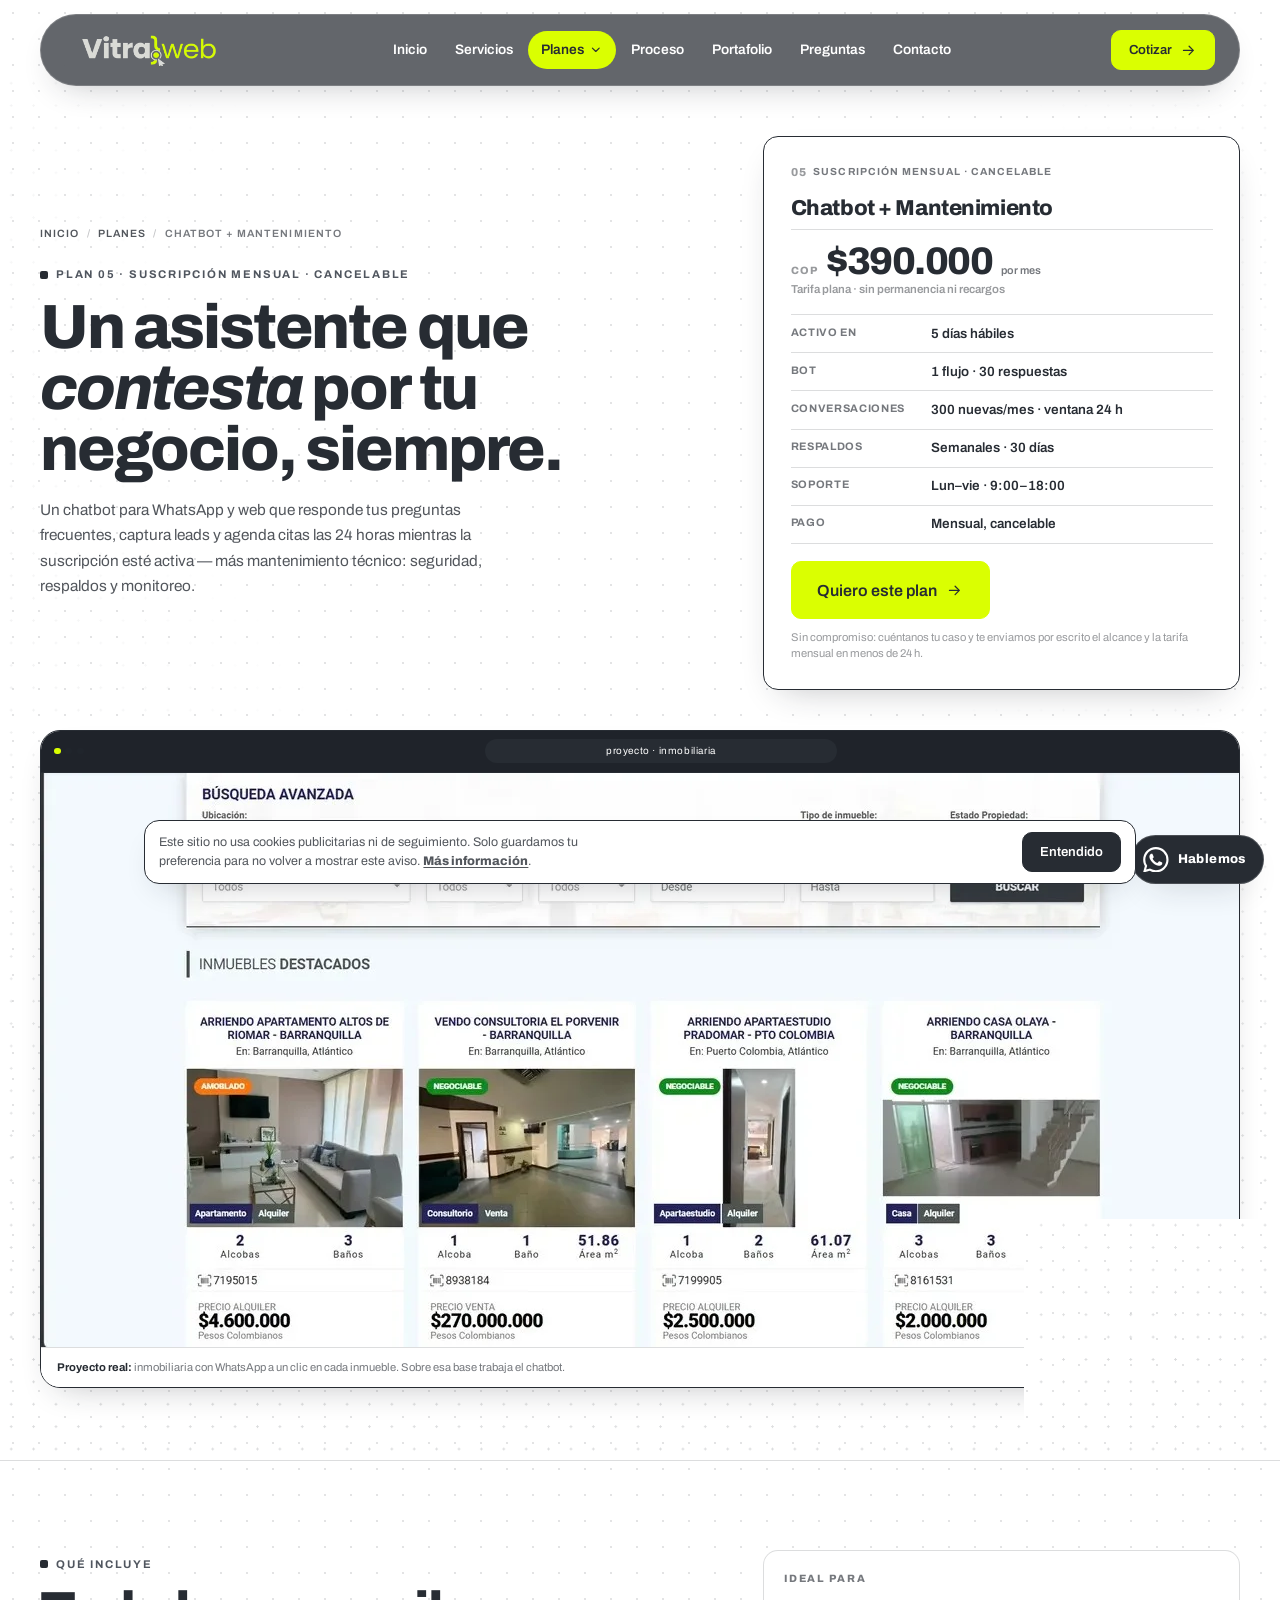
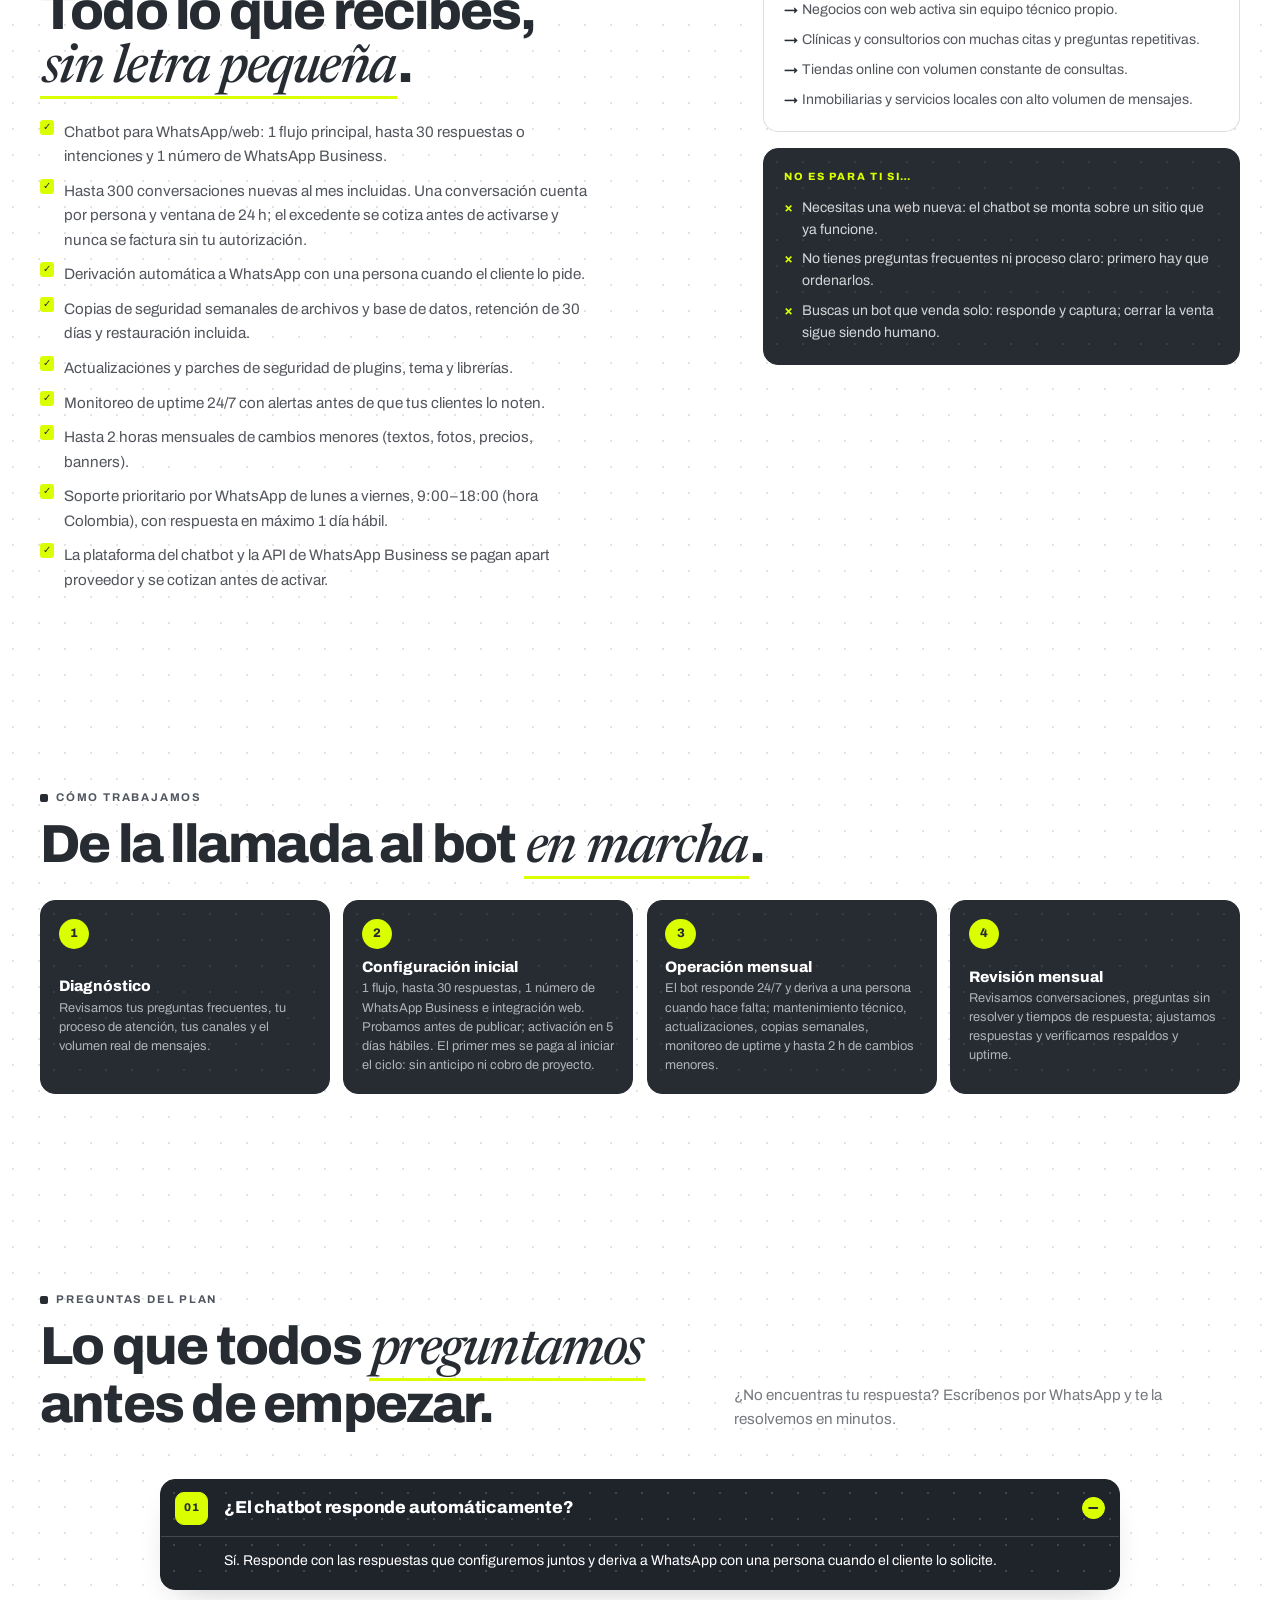
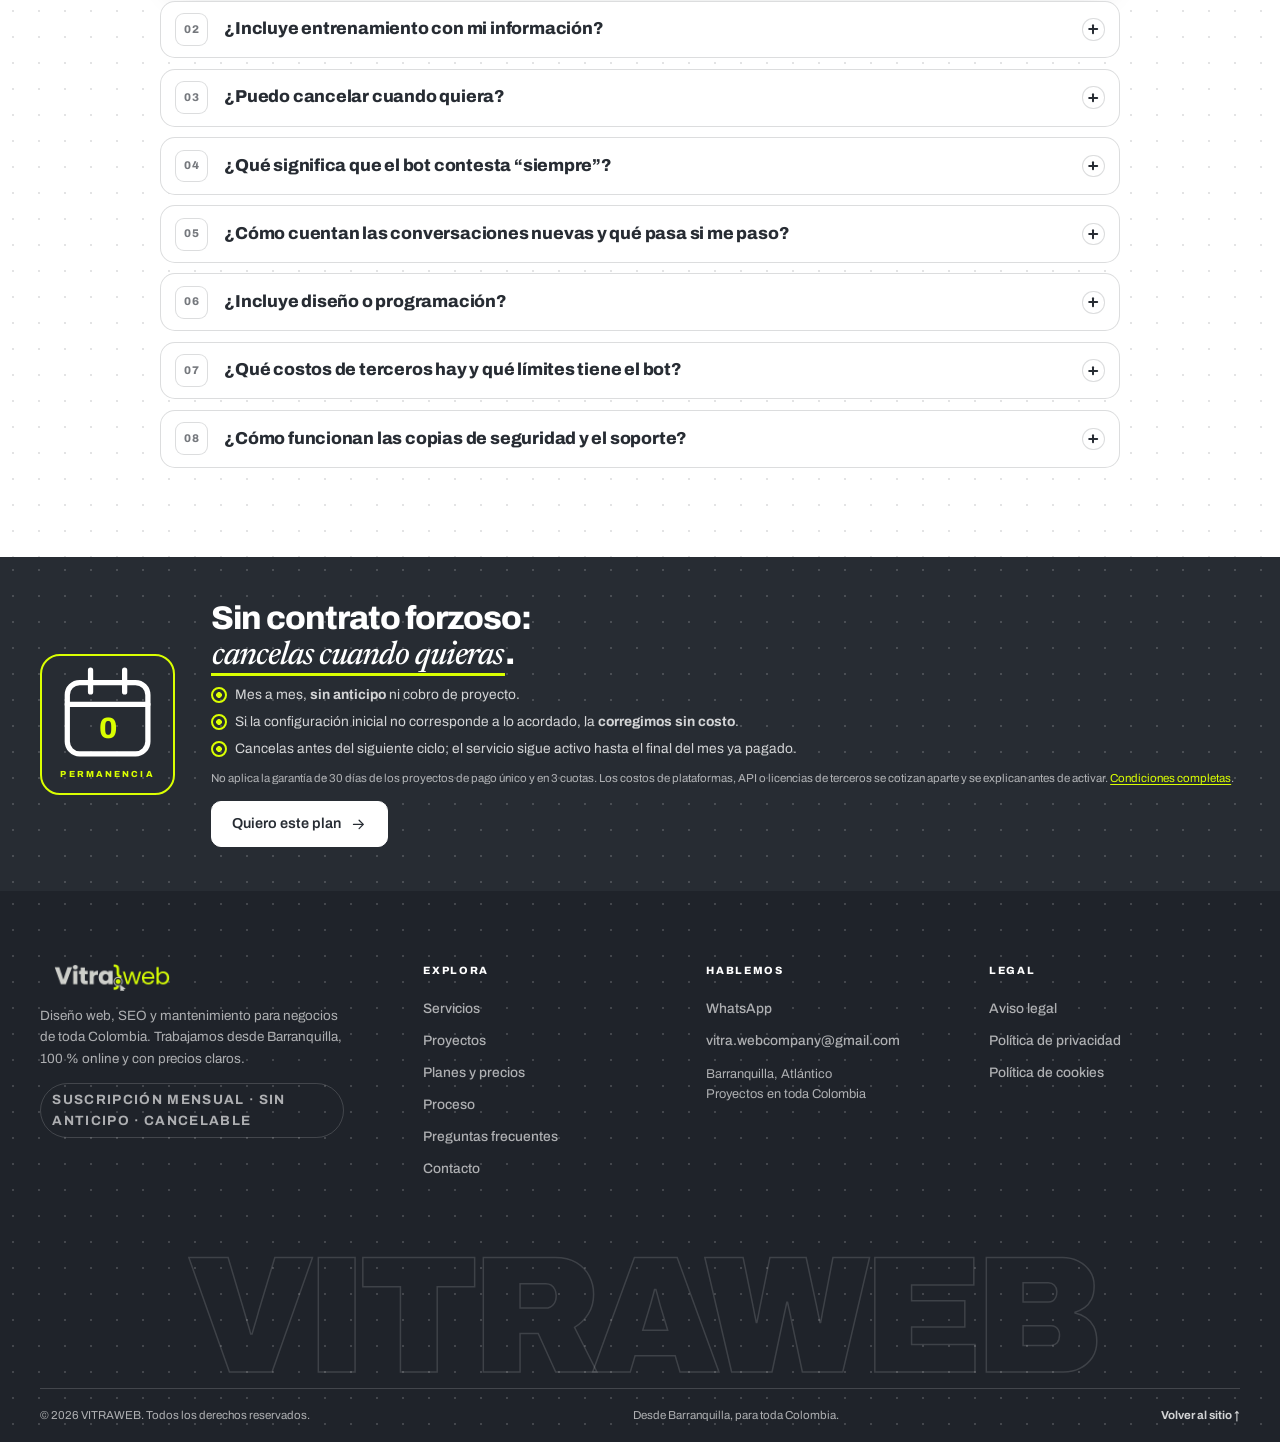
<file: VITRA.WEB/planes/chatbot-mantenimiento.html>
<!DOCTYPE html>
<html lang="es-CO" data-type="service">
<head>
  <meta charset="utf-8">
  <meta name="viewport" content="width=device-width, initial-scale=1">

  <title>Chatbot + Mantenimiento web | VITRAWEB</title>
  <meta name="description" content="Chatbot para WhatsApp y web con hasta 30 respuestas y mantenimiento con copias semanales. Desde $390.000/mes, sin contrato forzoso.">
  <meta name="robots" content="index, follow, max-image-preview:large">
  <meta name="author" content="VITRAWEB">
  <meta name="theme-color" content="#FFFFFF">
  <meta name="format-detection" content="telephone=no">
  <link rel="canonical" href="https://vitraweb.co/planes/chatbot-mantenimiento.html">
  <link rel="alternate" hreflang="es-CO" href="https://vitraweb.co/planes/chatbot-mantenimiento.html">
  <link rel="alternate" hreflang="x-default" href="https://vitraweb.co/planes/chatbot-mantenimiento.html">

  <meta property="og:type" content="website">
  <meta property="og:site_name" content="VITRAWEB">
  <meta property="og:locale" content="es_CO">
  <meta property="og:title" content="Chatbot + Mantenimiento web | VITRAWEB">
  <meta property="og:description" content="Chatbot para WhatsApp y web con hasta 30 respuestas y mantenimiento con copias semanales. Desde $390.000/mes, sin contrato forzoso.">
  <meta property="og:url" content="https://vitraweb.co/planes/chatbot-mantenimiento.html">
  <meta property="og:image" content="https://vitraweb.co/assets/img/og.webp">
  <meta property="og:image:width" content="1200">
  <meta property="og:image:height" content="630">
  <meta property="og:image:alt" content="Chatbot + Mantenimiento | VITRAWEB">
  <meta name="twitter:card" content="summary_large_image">
  <meta name="twitter:title" content="Chatbot + Mantenimiento web | VITRAWEB">
  <meta name="twitter:description" content="Chatbot para WhatsApp y web con hasta 30 respuestas y mantenimiento con copias semanales. Desde $390.000/mes, sin contrato forzoso.">
  <meta name="twitter:image" content="https://vitraweb.co/assets/img/og.webp">

  <link rel="icon" href="../assets/img/favicon.ico" sizes="any">
  <link rel="icon" type="image/png" href="../assets/img/favicon-32.png" sizes="32x32">
  <link rel="icon" type="image/png" href="../assets/img/favicon-16.png" sizes="16x16">
  <link rel="icon" type="image/png" href="../assets/img/favicon-96.png" sizes="96x96">
  <link rel="apple-touch-icon" href="../assets/img/favicon-180.png">

  <link rel="preconnect" href="https://fonts.googleapis.com">
  <link rel="preconnect" href="https://fonts.gstatic.com" crossorigin>
  <link href="https://fonts.googleapis.com/css2?family=Archivo:ital,wght@0,400..900;1,400..900&family=Newsreader:ital,opsz,wght@1,6..72,400..600&display=swap" rel="stylesheet">

  <link rel="stylesheet" href="../css/style.css">
  <script src="../js/main.js" defer></script>
  <noscript>
    <style>
      [data-enter]{opacity:1 !important;animation:none !important}
      /* Sin JS no se puede saber si la promo sigue vigente: se muestra solo precio de lista. */
      [data-promo-only],[data-promo-price],.countdown,.plans__promo{display:none !important}
      [data-regular-price]{display:block !important}
      /* Ya finalizada, la barra solo contiene el aviso de cierre: debe verse sin JS. */
      .is-promo-ended .plans__promo{display:block !important}
    </style>
  </noscript>

  <script type="application/ld+json" id="plan-service-schema">
{
    "@context": "https://schema.org",
    "@type": "Service",
    "serviceType": "Chatbot para WhatsApp y mantenimiento web",
    "name": "Chatbot + Mantenimiento",
    "description": "Chatbot para WhatsApp y web configurado con tu FAQ, captura de leads y agenda — más mantenimiento técnico mensual, copias de seguridad semanales, seguridad y monitoreo de uptime.",
    "provider": {
        "@id": "https://vitraweb.co/#business"
    },
    "areaServed": {
        "@type": "Country",
        "name": "Colombia"
    },
    "offers": {
        "@type": "Offer",
        "url": "https://vitraweb.co/planes/chatbot-mantenimiento.html",
        "priceCurrency": "COP",
        "price": "390000",
        "availability": "https://schema.org/InStock",
        "priceSpecification": {
            "@type": "UnitPriceSpecification",
            "price": "390000",
            "priceCurrency": "COP",
            "unitText": "mes",
            "unitCode": "MON",
            "billingDuration": {
                "@type": "QuantitativeValue",
                "value": 1,
                "unitCode": "MON",
                "unitText": "mes"
            },
            "billingIncrement": 1,
            "referenceQuantity": {
                "@type": "QuantitativeValue",
                "value": 1,
                "unitCode": "MON",
                "unitText": "mes"
            }
        }
    }
}
  </script>
  <script type="application/ld+json">
{
    "@context": "https://schema.org",
    "@type": "FAQPage",
    "mainEntity": [
        {
            "@type": "Question",
            "name": "¿El chatbot responde automáticamente?",
            "acceptedAnswer": {
                "@type": "Answer",
                "text": "Sí. Responde con las respuestas que configuremos juntos y deriva a WhatsApp con una persona cuando el cliente lo solicite."
            }
        },
        {
            "@type": "Question",
            "name": "¿Incluye entrenamiento con mi información?",
            "acceptedAnswer": {
                "@type": "Answer",
                "text": "Sí. Configuramos el flujo con tus preguntas y respuestas reales, tu horario y tu agenda."
            }
        },
        {
            "@type": "Question",
            "name": "¿Puedo cancelar cuando quiera?",
            "acceptedAnswer": {
                "@type": "Answer",
                "text": "Sí. Sin permanencia; cancelas antes del siguiente ciclo y el servicio sigue activo hasta el final del mes ya pagado."
            }
        },
        {
            "@type": "Question",
            "name": "¿Qué significa que el bot contesta “siempre”?",
            "acceptedAnswer": {
                "@type": "Answer",
                "text": "Que responde las 24 horas mientras la suscripción esté activa y WhatsApp o la web estén operativos. El monitoreo de uptime también es 24/7, pero el soporte humano y las correcciones son de lunes a viernes, 9:00–18:00 (hora Colombia), con respuesta en máximo 1 día hábil. No cubre caídas globales de WhatsApp/Meta, cambios de políticas del proveedor ni respuestas fuera del flujo configurado: en esos casos el bot deriva a una persona."
            }
        },
        {
            "@type": "Question",
            "name": "¿Cómo cuentan las conversaciones nuevas y qué pasa si me paso?",
            "acceptedAnswer": {
                "@type": "Answer",
                "text": "Una conversación nueva es una persona que escribe al bot por primera vez en una ventana de 24 horas; sus mensajes de seguimiento dentro de esa ventana no suman. Si la misma persona vuelve al día siguiente, cuenta como otra conversación. El plan incluye 300 nuevas al mes: al acercarnos al límite te avisamos y el excedente se cotiza antes de activarse. Nunca se factura sin tu autorización."
            }
        },
        {
            "@type": "Question",
            "name": "¿Incluye diseño o programación?",
            "acceptedAnswer": {
                "@type": "Answer",
                "text": "No incluye rediseñar el sitio ni desarrollar funcionalidades nuevas. Sí incluye la configuración del chatbot (flujo, respuestas e integración con WhatsApp/web), los ajustes menores de hasta 2 h mensuales y el mantenimiento técnico. Un rediseño o una funcionalidad nueva se cotiza aparte."
            }
        },
        {
            "@type": "Question",
            "name": "¿Qué costos de terceros hay y qué límites tiene el bot?",
            "acceptedAnswer": {
                "@type": "Answer",
                "text": "La plataforma del chatbot y la API de WhatsApp Business se pagan aparte al proveedor; te mostramos el costo antes de activar. El plan incluye 1 número, 1 flujo principal, hasta 30 respuestas y 300 conversaciones nuevas al mes (contadas por persona y ventana de 24 h). Si necesitas más números, flujos o volumen, se cotiza la ampliación antes de activarla. El bot no procesa pagos ni cierra ventas: responde, captura datos y deriva a una persona."
            }
        },
        {
            "@type": "Question",
            "name": "¿Cómo funcionan las copias de seguridad y el soporte?",
            "acceptedAnswer": {
                "@type": "Answer",
                "text": "Hacemos copias semanales de archivos y base de datos con retención de 30 días y restauración incluida. El soporte humano es por WhatsApp de lunes a viernes, 9:00–18:00 (hora Colombia), con respuesta en máximo 1 día hábil; el monitoreo de uptime es 24/7. No cubre recuperar contenido que el cliente haya eliminado ni cambios fuera del alcance."
            }
        }
    ]
}
  </script>
</head>
<body>
  <a class="skip-link" href="#main">Saltar al contenido principal</a>

  <header class="site-header">
    <div class="container header__inner">
      <a class="brand" href="../index.html" aria-label="VITRAWEB, volver al inicio">
        <img src="../assets/img/logo-vitra-claro.webp" alt="VITRAWEB, estudio de diseño web para negocios de Colombia" width="616" height="120">
      </a>

      <input class="nav-check" type="checkbox" id="nav-check">
      <label class="nav-toggle" for="nav-check">
        <span class="nav-toggle__bars" aria-hidden="true"></span>
        <span class="sr-only">Abrir menú de navegación</span>
      </label>

      <nav class="primary-nav" id="primary-nav" aria-label="Navegación principal">
        <a href="../index.html">Inicio</a>
        <a href="../index.html#servicios">Servicios</a>
        <div class="nav-item nav-item--menu">
          <a href="../index.html#planes" class="nav-menu__toggle is-active" aria-current="location" aria-expanded="false" aria-controls="nav-menu-planes">Planes
            <svg class="nav-caret" viewBox="0 0 24 24" fill="none" stroke="currentColor" stroke-width="2" stroke-linecap="round" stroke-linejoin="round" aria-hidden="true" focusable="false"><path d="m6 9 6 6 6-6"/></svg>
          </a>
          <div class="nav-menu" id="nav-menu-planes" role="navigation" aria-label="Planes y precios">
            <p class="nav-menu__eyebrow">Pago único · 50 % OFF</p>
            <a class="nav-menu__item" href="../planes/analisis-de-datos.html"><span class="nav-menu__name">Análisis de datos</span><span class="nav-menu__price">$540.000</span></a>
            <a class="nav-menu__item" href="../planes/landing-page-express.html"><span class="nav-menu__name">Landing Page Express</span><span class="nav-menu__price">$450.000</span></a>
            <a class="nav-menu__item" href="../planes/identidad-visual-copywriting.html"><span class="nav-menu__name">Identidad Visual + Copywriting</span><span class="nav-menu__price">$600.000</span></a>
            <a class="nav-menu__item" href="../planes/web-corporativa-360.html"><span class="nav-menu__name">Web Corporativa 360</span><span class="nav-menu__price">$1.200.000</span></a>
            <a class="nav-menu__item" href="../planes/tienda-online-e-commerce.html"><span class="nav-menu__name">Tienda Online E-commerce</span><span class="nav-menu__price">$1.800.000</span></a>
            <p class="nav-menu__eyebrow">Suscripción mensual · cancelable</p>
            <a class="nav-menu__item" href="../planes/chatbot-mantenimiento.html"><span class="nav-menu__name">Chatbot + Mantenimiento</span><span class="nav-menu__price">$390.000/mes</span></a>
            <a class="nav-menu__item" href="../planes/seo-google-business.html"><span class="nav-menu__name">SEO + Google Business</span><span class="nav-menu__price">$490.000/mes</span></a>
            <a class="nav-menu__all" href="../index.html#planes">Ver todos los planes y precios <svg class="btn__arrow" viewBox="0 0 24 24" fill="none" stroke="currentColor" stroke-width="1.8" stroke-linecap="round" stroke-linejoin="round" aria-hidden="true" focusable="false"><path d="M5 12h13"/><path d="m13 6 6 6-6 6"/></svg></a>
          </div>
        </div>
        <a href="../index.html#proceso">Proceso</a>
        <a href="../index.html#proyectos">Portafolio</a>
        <a href="../index.html#faq">Preguntas</a>
        <a href="../index.html#contacto">Contacto</a>
        <a class="btn btn--ink btn--sm primary-nav__cta" href="https://wa.me/573003100691?text=Hola%20VITRAWEB%2C%20quiero%20cotizar%20el%20plan%20Chatbot%20%2B%20Mantenimiento." target="_blank" rel="noopener">
          Cotizar
          <svg class="btn__arrow" viewBox="0 0 24 24" fill="none" stroke="currentColor" stroke-width="1.8" stroke-linecap="round" stroke-linejoin="round" aria-hidden="true" focusable="false"><path d="M5 12h13"/><path d="m13 6 6 6-6 6"/></svg>
        </a>
      </nav>

      <a class="btn btn--ink btn--sm header__cta" href="https://wa.me/573003100691?text=Hola%20VITRAWEB%2C%20quiero%20cotizar%20el%20plan%20Chatbot%20%2B%20Mantenimiento." target="_blank" rel="noopener">
        Cotizar
        <svg class="btn__arrow" viewBox="0 0 24 24" fill="none" stroke="currentColor" stroke-width="1.8" stroke-linecap="round" stroke-linejoin="round" aria-hidden="true" focusable="false"><path d="M5 12h13"/><path d="m13 6 6 6-6 6"/></svg>
      </a>
    </div>
  </header>

  <main id="main">
    <section class="plan-hero" aria-labelledby="plan-title">
      <div class="container plan-hero__grid">
        <div class="plan-hero__copy">
          <nav class="breadcrumb" aria-label="Ruta de navegación">
            <a href="../index.html">Inicio</a>
            <span aria-hidden="true">/</span>
            <a href="../index.html#planes">Planes</a>
            <span aria-hidden="true">/</span>
            <span>Chatbot + Mantenimiento</span>
          </nav>

          <p class="eyebrow" data-enter style="--delay:.05s"><span class="eyebrow__dot" aria-hidden="true"></span> Plan 05 · Suscripción mensual · cancelable</p>
          <h1 class="plan-hero__title" id="plan-title" data-enter style="--delay:.14s">Un asistente que <em>contesta</em> por tu negocio, siempre.</h1>
          <p class="plan-hero__lead" data-enter style="--delay:.24s">Un chatbot para WhatsApp y web que responde tus preguntas frecuentes, captura leads y agenda citas las 24 horas mientras la suscripción esté activa — más mantenimiento técnico: seguridad, respaldos y monitoreo.</p>
        </div>

        <aside class="plan-hero__card" aria-label="Precio y condiciones del plan" data-enter style="--delay:.2s">
          <p class="plan__kicker"><span class="plan__index" aria-hidden="true">05</span><span class="plan__type">Suscripción mensual · cancelable</span></p>
          <h2 class="plan-hero__card-name">Chatbot + Mantenimiento</h2>

          <p class="plan__amount"><span class="plan__currency">COP</span><span class="plan__value">$390.000</span><span class="plan__period">por mes</span></p>
          <p class="plan__compare plan__compare--flat">Tarifa plana · sin permanencia ni recargos</p>

          <dl class="plan-hero__facts">
            <div class="plan-hero__fact"><dt>Activo en</dt><dd>5 días hábiles</dd></div>
            <div class="plan-hero__fact"><dt>Bot</dt><dd>1 flujo · 30 respuestas</dd></div>
            <div class="plan-hero__fact"><dt>Conversaciones</dt><dd>300 nuevas/mes · ventana 24 h</dd></div>
            <div class="plan-hero__fact"><dt>Respaldos</dt><dd>Semanales · 30 días</dd></div>
            <div class="plan-hero__fact"><dt>Soporte</dt><dd>Lun–vie · 9:00–18:00</dd></div>
            <div class="plan-hero__fact"><dt>Pago</dt><dd>Mensual, cancelable</dd></div>
          </dl>

          <a class="btn btn--lime btn--xl" href="https://wa.me/573003100691?text=Hola%20VITRAWEB%2C%20quiero%20cotizar%20el%20plan%20Chatbot%20%2B%20Mantenimiento." target="_blank" rel="noopener">
            Quiero este plan
            <svg class="btn__arrow" viewBox="0 0 24 24" fill="none" stroke="currentColor" stroke-width="1.8" stroke-linecap="round" stroke-linejoin="round" aria-hidden="true" focusable="false"><path d="M5 12h13"/><path d="m13 6 6 6-6 6"/></svg>
          </a>
          <p class="plan-hero__note">Sin compromiso: cuéntanos tu caso y te enviamos por escrito el alcance y la tarifa mensual en menos de 24 h.</p>

        </aside>
      </div>

      <div class="container">
        <figure class="plan-hero__photo plan-hero__photo--shot" data-enter style="--delay:.3s">
          <div class="plan-hero__chrome" aria-hidden="true">
            <span class="plan-hero__dots"><i></i><i></i><i></i></span>
            <span class="plan-hero__chrome-url">proyecto · inmobiliaria</span>
          </div>
          <img src="../assets/img/portfolio-inmobiliaria.webp" alt="Sitio inmobiliario con botón de WhatsApp integrado en todas las propiedades, construido por VITRAWEB" width="1200" height="574" loading="lazy" decoding="async">
          <figcaption class="plan-hero__caption"><strong>Proyecto real:</strong> inmobiliaria con WhatsApp a un clic en cada inmueble. Sobre esa base trabaja el chatbot.</figcaption>
        </figure>
      </div>
    </section>

    <section class="plan-includes" aria-labelledby="includes-title">
      <div class="container plan-includes__grid">
        <div>
          <p class="eyebrow"><span class="eyebrow__dot" aria-hidden="true"></span> Qué incluye</p>
          <h2 class="section-head__title" id="includes-title">Todo lo que recibes, <em>sin letra pequeña</em>.</h2>
          <ul class="plan-includes__list">
              <li>Chatbot para WhatsApp/web: 1 flujo principal, hasta 30 respuestas o intenciones y 1 número de WhatsApp Business.</li>
              <li>Hasta 300 conversaciones nuevas al mes incluidas. Una conversación cuenta por persona y ventana de 24 h; el excedente se cotiza antes de activarse y nunca se factura sin tu autorización.</li>
              <li>Derivación automática a WhatsApp con una persona cuando el cliente lo pide.</li>
              <li>Copias de seguridad semanales de archivos y base de datos, retención de 30 días y restauración incluida.</li>
              <li>Actualizaciones y parches de seguridad de plugins, tema y librerías.</li>
              <li>Monitoreo de uptime 24/7 con alertas antes de que tus clientes lo noten.</li>
              <li>Hasta 2 horas mensuales de cambios menores (textos, fotos, precios, banners).</li>
              <li>Soporte prioritario por WhatsApp de lunes a viernes, 9:00–18:00 (hora Colombia), con respuesta en máximo 1 día hábil.</li>
              <li>La plataforma del chatbot y la API de WhatsApp Business se pagan aparte al proveedor y se cotizan antes de activar.</li>
          </ul>
        </div>

        <aside class="plan-includes__aside" aria-label="Detalle del plan">
          <div class="plan-aside">
            <p class="plan-aside__title">Ideal para</p>
            <ul class="plan-aside__list">
            <li>Negocios con web activa sin equipo técnico propio.</li>
            <li>Clínicas y consultorios con muchas citas y preguntas repetitivas.</li>
            <li>Tiendas online con volumen constante de consultas.</li>
            <li>Inmobiliarias y servicios locales con alto volumen de mensajes.</li>
            </ul>
          </div>
          <div class="plan-aside plan-aside--warn">
            <p class="plan-aside__title">No es para ti si…</p>
            <ul class="plan-aside__list">
              <li>Necesitas una web nueva: el chatbot se monta sobre un sitio que ya funcione.</li>
              <li>No tienes preguntas frecuentes ni proceso claro: primero hay que ordenarlos.</li>
              <li>Buscas un bot que venda solo: responde y captura; cerrar la venta sigue siendo humano.</li>
            </ul>
          </div>
        </aside>
      </div>
    </section>

    <section class="proceso" aria-labelledby="process-title">
      <div class="container">
        <p class="eyebrow"><span class="eyebrow__dot" aria-hidden="true"></span> Cómo trabajamos</p>
        <h2 class="section-head__title" id="process-title">De la llamada al bot <em>en marcha</em>.</h2>

        <ol class="plan-steps">
          <li class="plan-step"><span class="plan-step__num" aria-hidden="true">1</span><div><h3 class="plan-step__title">Diagnóstico</h3><p class="plan-step__text">Revisamos tus preguntas frecuentes, tu proceso de atención, tus canales y el volumen real de mensajes.</p></div></li>
          <li class="plan-step"><span class="plan-step__num" aria-hidden="true">2</span><div><h3 class="plan-step__title">Configuración inicial</h3><p class="plan-step__text">1 flujo, hasta 30 respuestas, 1 número de WhatsApp Business e integración web. Probamos antes de publicar; activación en 5 días hábiles. El primer mes se paga al iniciar el ciclo: sin anticipo ni cobro de proyecto.</p></div></li>
          <li class="plan-step"><span class="plan-step__num" aria-hidden="true">3</span><div><h3 class="plan-step__title">Operación mensual</h3><p class="plan-step__text">El bot responde 24/7 y deriva a una persona cuando hace falta; mantenimiento técnico, actualizaciones, copias semanales, monitoreo de uptime y hasta 2 h de cambios menores.</p></div></li>
          <li class="plan-step"><span class="plan-step__num" aria-hidden="true">4</span><div><h3 class="plan-step__title">Revisión mensual</h3><p class="plan-step__text">Revisamos conversaciones, preguntas sin resolver y tiempos de respuesta; ajustamos respuestas y verificamos respaldos y uptime.</p></div></li>
        </ol>
      </div>
    </section>

    <section class="faq" aria-labelledby="faq-title">
      <div class="container">
        <div class="section-head">
          <div class="section-head__lead">
            <p class="eyebrow"><span class="eyebrow__dot" aria-hidden="true"></span> Preguntas del plan</p>
            <h2 class="section-head__title" id="faq-title">Lo que todos <em>preguntamos</em> antes de empezar.</h2>
          </div>
          <div class="section-head__aside">
            <p>¿No encuentras tu respuesta? Escríbenos por WhatsApp y te la resolvemos en minutos.</p>
          </div>
        </div>

        <div class="faq__grid">
          <details class="faq__item" open>
            <summary class="faq__summary">
              <span class="faq__index" aria-hidden="true">01</span>
              <span class="faq__question">¿El chatbot responde automáticamente?</span>
              <span class="faq__icon" aria-hidden="true"></span>
            </summary>
            <p class="faq__answer">Sí. Responde con las respuestas que configuremos juntos y deriva a WhatsApp con una persona cuando el cliente lo solicite.</p>
          </details>

          <details class="faq__item">
            <summary class="faq__summary">
              <span class="faq__index" aria-hidden="true">02</span>
              <span class="faq__question">¿Incluye entrenamiento con mi información?</span>
              <span class="faq__icon" aria-hidden="true"></span>
            </summary>
            <p class="faq__answer">Sí. Configuramos el flujo con tus preguntas y respuestas reales, tu horario y tu agenda.</p>
          </details>

          <details class="faq__item">
            <summary class="faq__summary">
              <span class="faq__index" aria-hidden="true">03</span>
              <span class="faq__question">¿Puedo cancelar cuando quiera?</span>
              <span class="faq__icon" aria-hidden="true"></span>
            </summary>
            <p class="faq__answer">Sí. Sin permanencia; cancelas antes del siguiente ciclo y el servicio sigue activo hasta el final del mes ya pagado.</p>
          </details>

          <details class="faq__item">
            <summary class="faq__summary">
              <span class="faq__index" aria-hidden="true">04</span>
              <span class="faq__question">¿Qué significa que el bot contesta “siempre”?</span>
              <span class="faq__icon" aria-hidden="true"></span>
            </summary>
            <p class="faq__answer">Que responde las 24 horas mientras la suscripción esté activa y WhatsApp o la web estén operativos. El monitoreo de uptime también es 24/7, pero el soporte humano y las correcciones son de lunes a viernes, 9:00–18:00 (hora Colombia), con respuesta en máximo 1 día hábil. No cubre caídas globales de WhatsApp/Meta, cambios de políticas del proveedor ni respuestas fuera del flujo configurado: en esos casos el bot deriva a una persona.</p>
          </details>

          <details class="faq__item">
            <summary class="faq__summary">
              <span class="faq__index" aria-hidden="true">05</span>
              <span class="faq__question">¿Cómo cuentan las conversaciones nuevas y qué pasa si me paso?</span>
              <span class="faq__icon" aria-hidden="true"></span>
            </summary>
            <p class="faq__answer">Una conversación nueva es una persona que escribe al bot por primera vez en una ventana de 24 horas; sus mensajes de seguimiento dentro de esa ventana no suman. Si la misma persona vuelve al día siguiente, cuenta como otra conversación. El plan incluye 300 nuevas al mes: al acercarnos al límite te avisamos y el excedente se cotiza antes de activarse. Nunca se factura sin tu autorización.</p>
          </details>

          <details class="faq__item">
            <summary class="faq__summary">
              <span class="faq__index" aria-hidden="true">06</span>
              <span class="faq__question">¿Incluye diseño o programación?</span>
              <span class="faq__icon" aria-hidden="true"></span>
            </summary>
            <p class="faq__answer">No incluye rediseñar el sitio ni desarrollar funcionalidades nuevas. Sí incluye la configuración del chatbot (flujo, respuestas e integración con WhatsApp/web), los ajustes menores de hasta 2 h mensuales y el mantenimiento técnico. Un rediseño o una funcionalidad nueva se cotiza aparte.</p>
          </details>

          <details class="faq__item">
            <summary class="faq__summary">
              <span class="faq__index" aria-hidden="true">07</span>
              <span class="faq__question">¿Qué costos de terceros hay y qué límites tiene el bot?</span>
              <span class="faq__icon" aria-hidden="true"></span>
            </summary>
            <p class="faq__answer">La plataforma del chatbot y la API de WhatsApp Business se pagan aparte al proveedor; te mostramos el costo antes de activar. El plan incluye 1 número, 1 flujo principal, hasta 30 respuestas y 300 conversaciones nuevas al mes (contadas por persona y ventana de 24 h). Si necesitas más números, flujos o volumen, se cotiza la ampliación antes de activarla. El bot no procesa pagos ni cierra ventas: responde, captura datos y deriva a una persona.</p>
          </details>

          <details class="faq__item">
            <summary class="faq__summary">
              <span class="faq__index" aria-hidden="true">08</span>
              <span class="faq__question">¿Cómo funcionan las copias de seguridad y el soporte?</span>
              <span class="faq__icon" aria-hidden="true"></span>
            </summary>
            <p class="faq__answer">Hacemos copias semanales de archivos y base de datos con retención de 30 días y restauración incluida. El soporte humano es por WhatsApp de lunes a viernes, 9:00–18:00 (hora Colombia), con respuesta en máximo 1 día hábil; el monitoreo de uptime es 24/7. No cubre recuperar contenido que el cliente haya eliminado ni cambios fuera del alcance.</p>
          </details>
        </div>
      </div>
    </section>

    <section class="garantia" aria-label="Suscripción sin permanencia">
      <div class="container garantia__inner">
        <div class="garantia__seal" aria-hidden="true">
          <svg class="garantia__cal" viewBox="0 0 64 64" focusable="false" aria-hidden="true">
            <rect x="6" y="12" width="52" height="46" rx="8"/>
            <path d="M6 26h52M21 4v14M43 4v14"/>
            <text class="garantia__calnum" x="32" y="48" text-anchor="middle">0</text>
          </svg>
          <span class="garantia__seal-label">permanencia</span>
        </div>
        <div class="garantia__body">
          <h2 class="garantia__title">Sin contrato forzoso: <em>cancelas cuando quieras</em>.</h2>
          <ul class="garantia__list">
            <li>Mes a mes, <strong>sin anticipo</strong> ni cobro de proyecto.</li>
            <li>Si la configuración inicial no corresponde a lo acordado, la <strong>corregimos sin costo</strong>.</li>
            <li>Cancelas antes del siguiente ciclo; el servicio sigue activo hasta el final del mes ya pagado.</li>
          </ul>
          <p class="garantia__small">No aplica la garantía de 30 días de los proyectos de pago único y en 3 cuotas. Los costos de plataformas, API o licencias de terceros se cotizan aparte y se explican antes de activar. <a href="../legal/aviso-legal.html">Condiciones completas</a>.</p>
          <a class="btn btn--paper garantia__cta" href="https://wa.me/573003100691?text=Hola%20VITRAWEB%2C%20quiero%20cotizar%20el%20plan%20Chatbot%20%2B%20Mantenimiento." target="_blank" rel="noopener">
            Quiero este plan
            <svg class="btn__arrow" viewBox="0 0 24 24" fill="none" stroke="currentColor" stroke-width="1.8" stroke-linecap="round" stroke-linejoin="round" aria-hidden="true" focusable="false"><path d="M5 12h13"/><path d="m13 6 6 6-6 6"/></svg>
          </a>
        </div>
      </div>
    </section>
  </main>

  <footer class="site-footer">
    <div class="container">
      <div class="footer__top">
        <div class="footer__brand">
          <a class="brand" href="../index.html" aria-label="VITRAWEB, volver al inicio">
            <img src="../assets/img/logo-vitra-claro.webp" alt="VITRAWEB, estudio de diseño web para negocios de Colombia" width="616" height="120" loading="lazy">
          </a>
          <p>Diseño web, SEO y mantenimiento para negocios de toda Colombia. Trabajamos desde Barranquilla, 100&nbsp;% online y con precios claros.</p>
          <p class="footer__badge">Suscripción mensual · sin anticipo · cancelable</p>
        </div>

        <nav class="footer__nav" aria-label="Navegación del pie de página">
          <p class="footer__title">Explora</p>
          <a href="../index.html#servicios">Servicios</a>
          <a href="../index.html#proyectos">Proyectos</a>
          <a href="../index.html#planes">Planes y precios</a>
          <a href="../index.html#proceso">Proceso</a>
          <a href="../index.html#faq">Preguntas frecuentes</a>
          <a href="../index.html#contacto">Contacto</a>
        </nav>

        <div class="footer__contact">
          <p class="footer__title">Hablemos</p>
          <a href="https://wa.me/573003100691?text=Hola%20VITRAWEB%2C%20quiero%20informaci%C3%B3n%20sobre%20dise%C3%B1o%20web." target="_blank" rel="noopener">WhatsApp</a>
          <a href="mailto:vitra.webcompany@gmail.com" data-copy-email="vitra.webcompany@gmail.com">vitra.webcompany@gmail.com</a>
          <p>Barranquilla, Atlántico<br>Proyectos en toda Colombia</p>
        </div>

        <div class="footer__legal">
          <p class="footer__title">Legal</p>
          <a href="../legal/aviso-legal.html">Aviso legal</a>
          <a href="../legal/politica-privacidad.html">Política de privacidad</a>
          <a href="../legal/politica-cookies.html">Política de cookies</a>
        </div>
      </div>

      <div class="footer__word" aria-hidden="true">VITRAWEB</div>

      <div class="footer__bottom">
        <p>© <span data-year>2026</span> VITRAWEB. Todos los derechos reservados.</p>
        <p>Desde Barranquilla, para toda Colombia.</p>
        <a class="footer__top-link" href="../index.html">Volver al sitio ↑</a>
      </div>
    </div>
  </footer>

  <a class="whatsapp-float" href="https://wa.me/573003100691?text=Hola%20VITRAWEB%2C%20quiero%20cotizar%20el%20plan%20Chatbot%20%2B%20Mantenimiento." target="_blank" rel="noopener" aria-label="Escribir a VITRAWEB por WhatsApp">
    <svg viewBox="0 0 24 24" fill="currentColor" aria-hidden="true" focusable="false"><path d="M17.472 14.382c-.297-.149-1.758-.867-2.03-.967-.273-.099-.471-.148-.67.15-.197.297-.767.966-.94 1.164-.173.199-.347.223-.644.075-.297-.15-1.255-.463-2.39-1.475-.883-.788-1.48-1.761-1.653-2.059-.173-.297-.018-.458.13-.606.134-.133.297-.347.446-.52.149-.174.198-.298.298-.497.099-.198.05-.371-.025-.52-.075-.149-.669-1.612-.916-2.207-.242-.579-.487-.5-.669-.51-.173-.008-.371-.01-.57-.01-.198 0-.52.074-.792.372-.272.297-1.04 1.016-1.04 2.479 0 1.462 1.065 2.875 1.213 3.074.149.198 2.096 3.2 5.077 4.487.709.306 1.262.489 1.694.625.712.227 1.36.195 1.871.118.571-.085 1.758-.719 2.006-1.413.248-.694.248-1.289.173-1.413-.074-.124-.272-.198-.57-.347m-5.421 7.403h-.004a9.87 9.87 0 01-5.031-1.378l-.361-.214-3.741.982.998-3.648-.235-.374a9.86 9.86 0 01-1.51-5.26c.001-5.45 4.436-9.884 9.888-9.884 2.64 0 5.122 1.03 6.988 2.898a9.825 9.825 0 012.893 6.994c-.003 5.45-4.437 9.884-9.885 9.884m8.413-18.297A11.815 11.815 0 0012.05 0C5.495 0 .16 5.335.157 11.892c0 2.096.547 4.142 1.588 5.945L.057 24l6.305-1.654a11.882 11.882 0 005.683 1.448h.005c6.554 0 11.89-5.335 11.893-11.893a11.821 11.821 0 00-3.48-8.413Z"/></svg>
    <span class="whatsapp-float__label" aria-hidden="true">Hablemos</span>
  </a>

  <div class="toast" data-toast role="status" aria-live="polite" hidden>
    <span class="toast__dot" aria-hidden="true"></span>
    <p class="toast__text" data-toast-text></p>
    <button class="toast__close" type="button" data-toast-close aria-label="Cerrar aviso">×</button>
  </div>

  <div class="cookie-banner" data-cookie-banner hidden>
    <div class="cookie-banner__inner">
      <p>Este sitio no usa cookies publicitarias ni de seguimiento. Solo guardamos tu preferencia para no volver a mostrar este aviso. <a href="../legal/politica-cookies.html">Más información</a>.</p>
      <button class="btn btn--ink btn--sm" type="button" data-cookie-accept>Entendido</button>
    </div>
  </div>
</body>
</html>
</file>
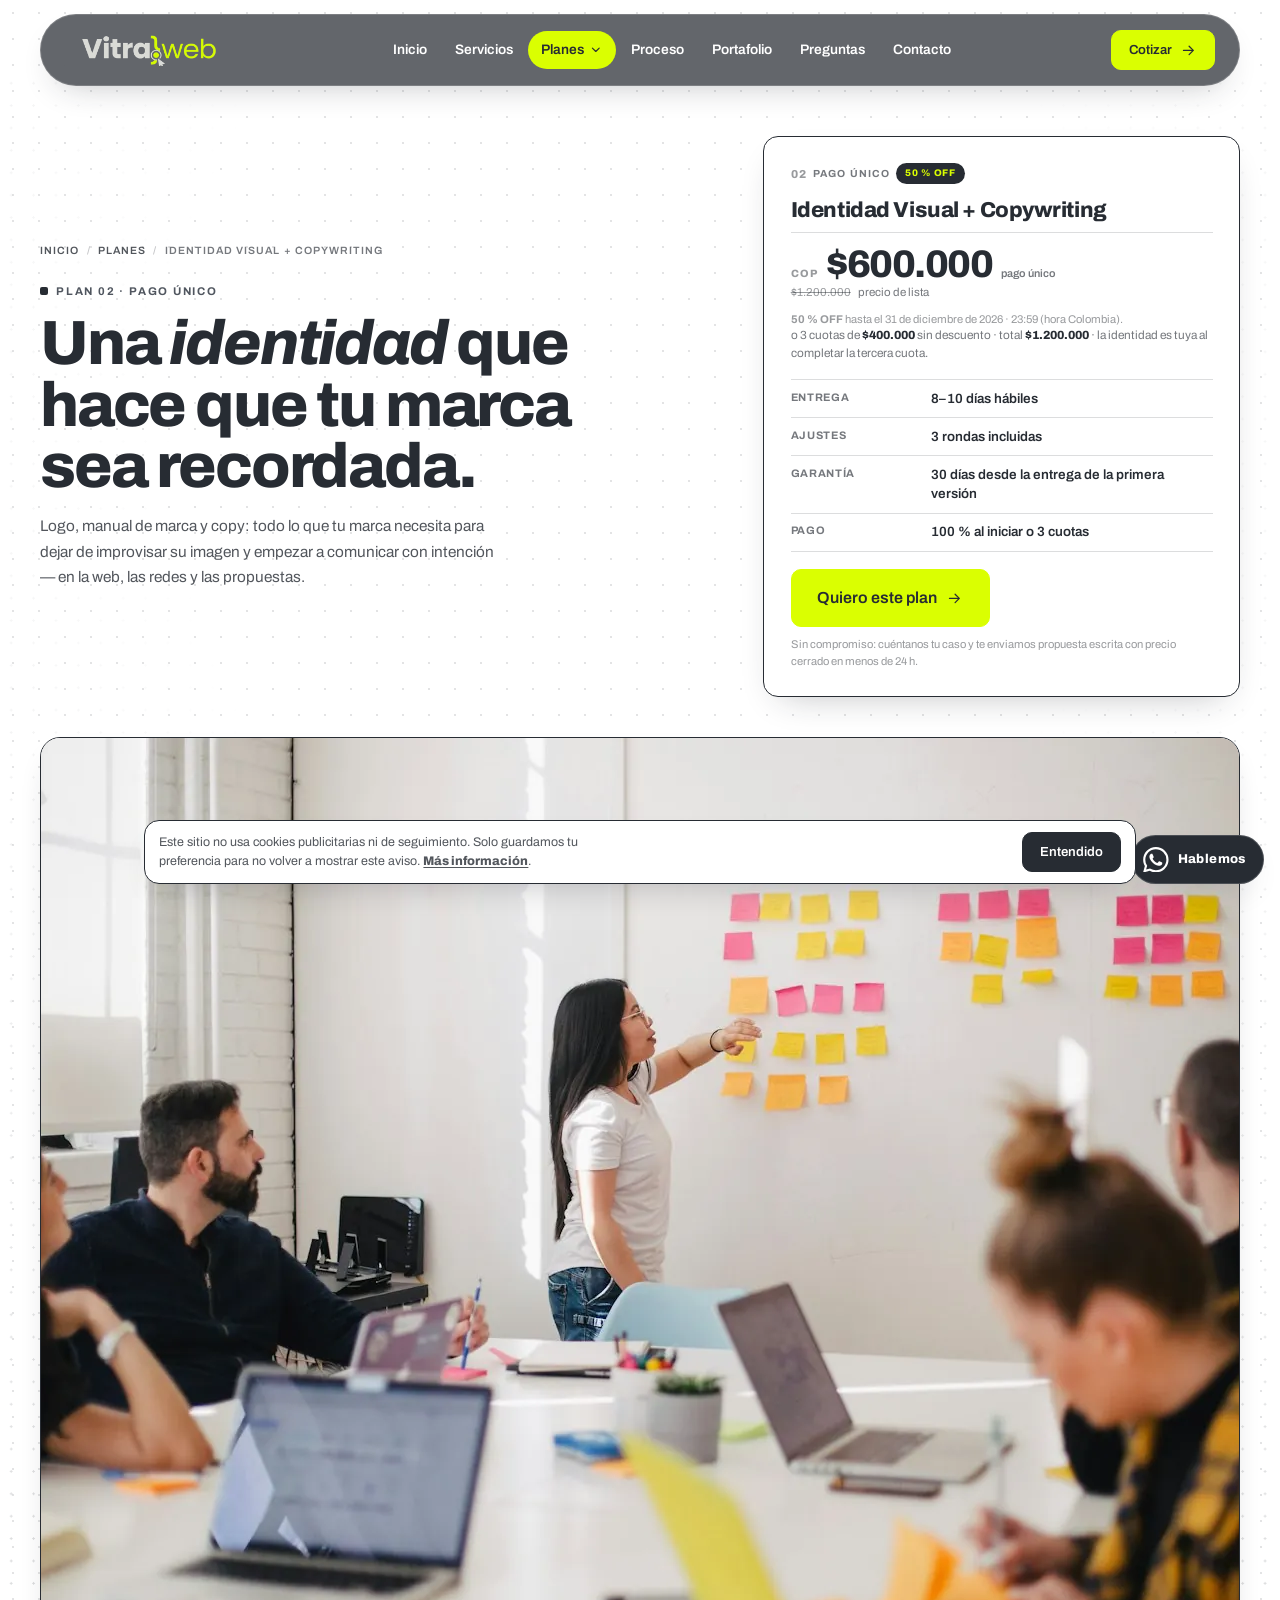
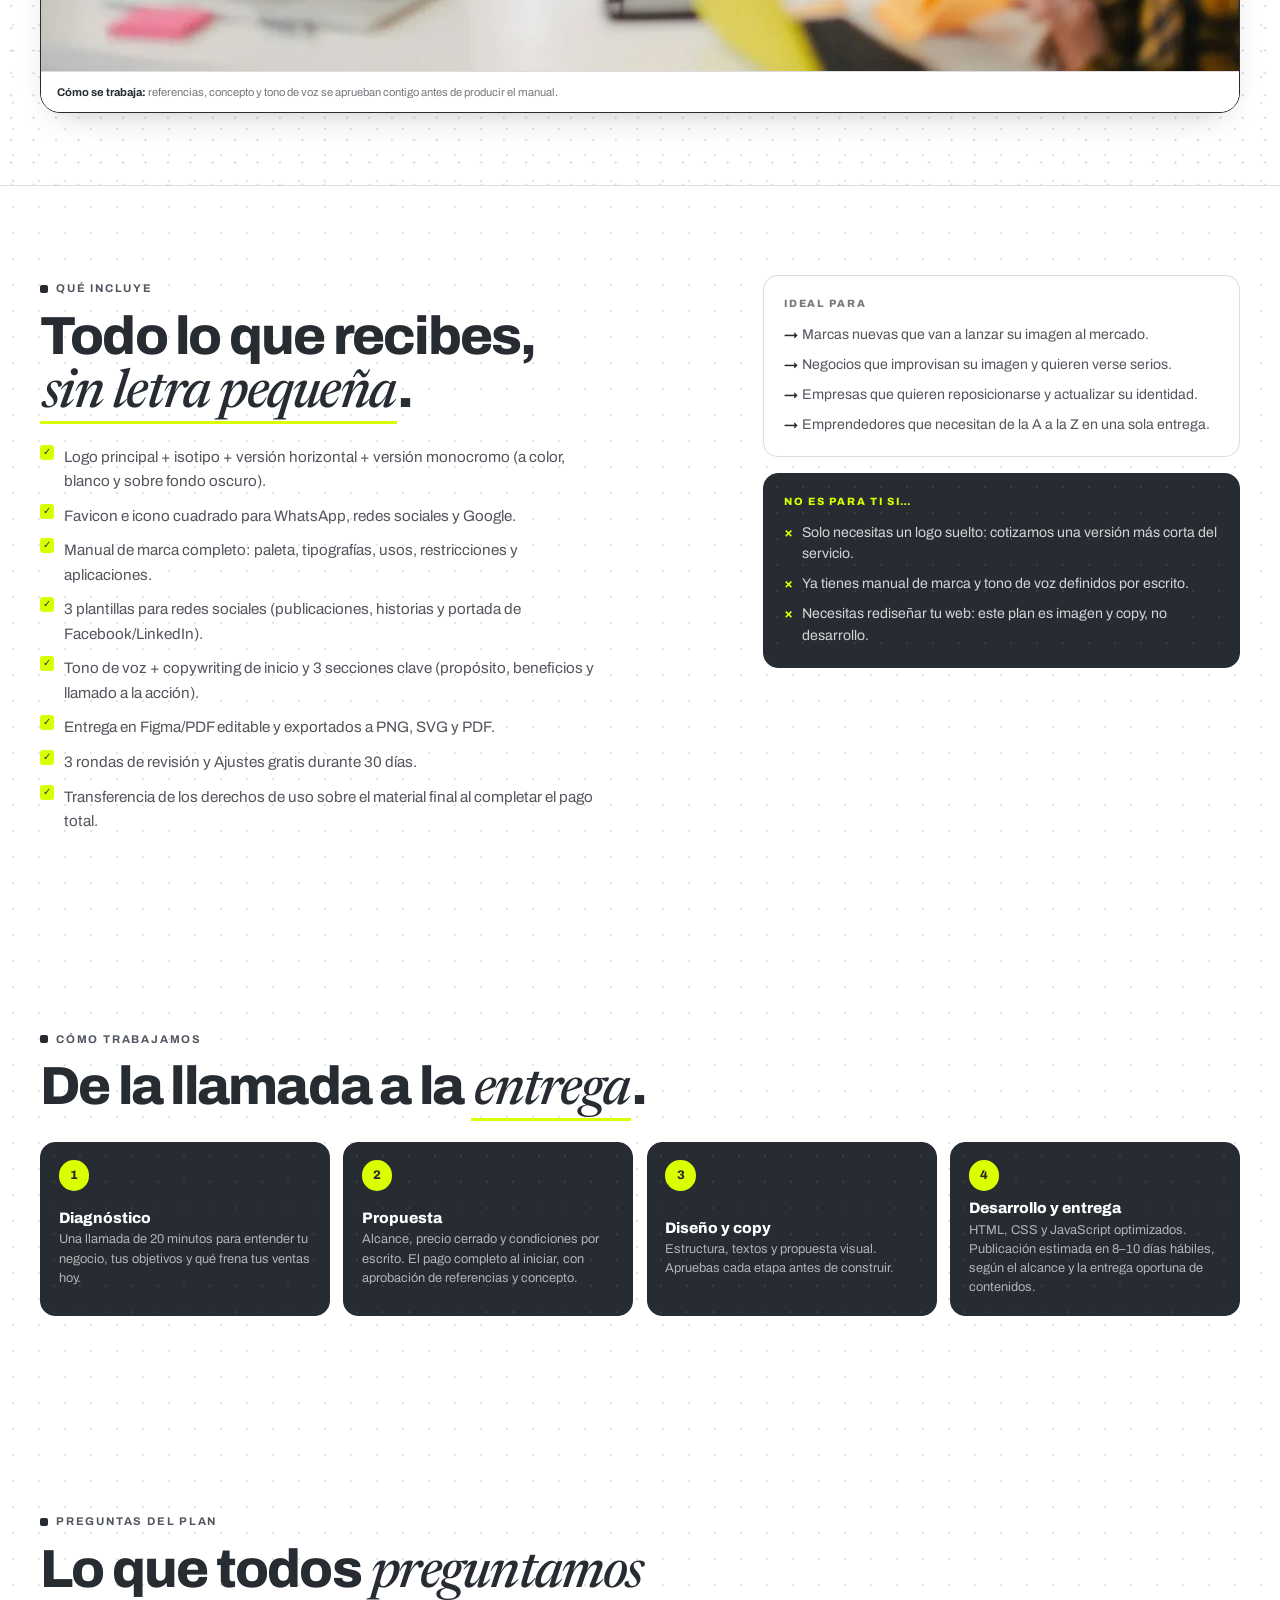
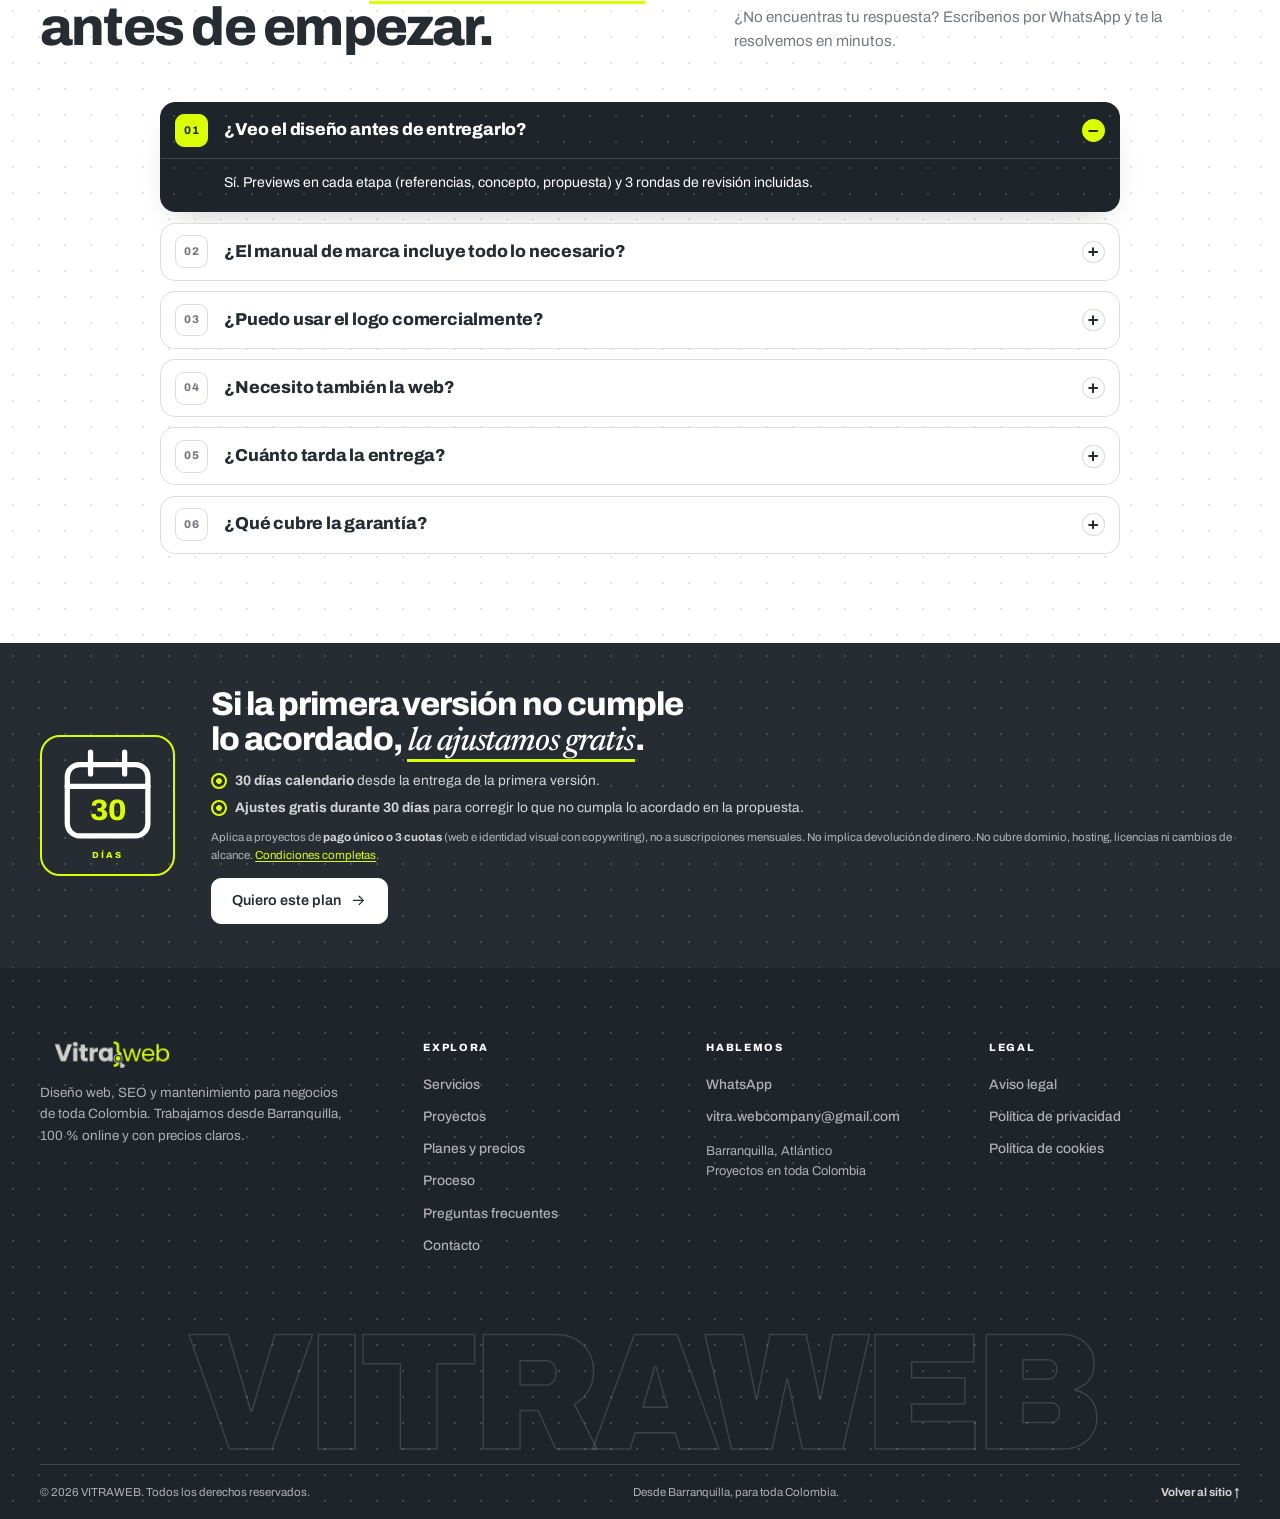
<file: VITRA.WEB/planes/identidad-visual-copywriting.html>
<!DOCTYPE html>
<html lang="es-CO" data-type="service">
<head>
  <meta charset="utf-8">
  <meta name="viewport" content="width=device-width, initial-scale=1">

  <title>Identidad Visual + Copywriting | VITRAWEB</title>
  <meta name="description" content="Logo, isotipo, favicon, manual de marca, 3 plantillas para redes y copywriting del tono de voz. Identidad visual lista en 8–10 días hábiles.">
  <meta name="robots" content="index, follow, max-image-preview:large">
  <meta name="author" content="VITRAWEB">
  <meta name="theme-color" content="#FFFFFF">
  <meta name="format-detection" content="telephone=no">
  <link rel="canonical" href="https://vitraweb.co/planes/identidad-visual-copywriting.html">
  <link rel="alternate" hreflang="es-CO" href="https://vitraweb.co/planes/identidad-visual-copywriting.html">
  <link rel="alternate" hreflang="x-default" href="https://vitraweb.co/planes/identidad-visual-copywriting.html">

  <meta property="og:type" content="website">
  <meta property="og:site_name" content="VITRAWEB">
  <meta property="og:locale" content="es_CO">
  <meta property="og:title" content="Identidad Visual + Copywriting | VITRAWEB">
  <meta property="og:description" content="Logo, isotipo, favicon, manual de marca, 3 plantillas para redes y copywriting del tono de voz. Identidad visual lista en 8–10 días hábiles.">
  <meta property="og:url" content="https://vitraweb.co/planes/identidad-visual-copywriting.html">
  <meta property="og:image" content="https://vitraweb.co/assets/img/og.webp">
  <meta property="og:image:width" content="1200">
  <meta property="og:image:height" content="630">
  <meta property="og:image:alt" content="Identidad Visual + Copywriting | VITRAWEB">
  <meta name="twitter:card" content="summary_large_image">
  <meta name="twitter:title" content="Identidad Visual + Copywriting | VITRAWEB">
  <meta name="twitter:description" content="Logo, isotipo, favicon, manual de marca, 3 plantillas para redes y copywriting del tono de voz. Identidad visual lista en 8–10 días hábiles.">
  <meta name="twitter:image" content="https://vitraweb.co/assets/img/og.webp">

  <link rel="icon" href="../assets/img/favicon.ico" sizes="any">
  <link rel="icon" type="image/png" href="../assets/img/favicon-32.png" sizes="32x32">
  <link rel="icon" type="image/png" href="../assets/img/favicon-16.png" sizes="16x16">
  <link rel="icon" type="image/png" href="../assets/img/favicon-96.png" sizes="96x96">
  <link rel="apple-touch-icon" href="../assets/img/favicon-180.png">

  <link rel="preconnect" href="https://fonts.googleapis.com">
  <link rel="preconnect" href="https://fonts.gstatic.com" crossorigin>
  <link href="https://fonts.googleapis.com/css2?family=Archivo:ital,wght@0,400..900;1,400..900&family=Newsreader:ital,opsz,wght@1,6..72,400..600&display=swap" rel="stylesheet">

  <link rel="stylesheet" href="../css/style.css">
  <script src="../js/main.js" defer></script>
  <noscript>
    <style>
      [data-enter]{opacity:1 !important;animation:none !important}
      /* Sin JS no se puede saber si la promo sigue vigente: se muestra solo precio de lista. */
      [data-promo-only],[data-promo-price],.countdown,.plans__promo{display:none !important}
      [data-regular-price]{display:block !important}
      /* Ya finalizada, la barra solo contiene el aviso de cierre: debe verse sin JS. */
      .is-promo-ended .plans__promo{display:block !important}
    </style>
  </noscript>

  <script type="application/ld+json" id="plan-service-schema">
{
    "@context": "https://schema.org",
    "@type": "Service",
    "serviceType": "Diseño de identidad visual",
    "name": "Identidad Visual + Copywriting",
    "url": "https://vitraweb.co/planes/identidad-visual-copywriting.html",
    "description": "Identidad visual completa: logo, isotipo, favicon, manual de marca, plantillas para redes sociales y tono de voz con copywriting persuasivo.",
    "provider": {
        "@id": "https://vitraweb.co/#business"
    },
    "areaServed": {
        "@type": "Country",
        "name": "Colombia"
    },
    "offers": {
        "@type": "AggregateOffer",
        "url": "https://vitraweb.co/planes/identidad-visual-copywriting.html",
        "availability": "https://schema.org/InStock",
        "priceCurrency": "COP",
        "lowPrice": "600000",
        "highPrice": "1200000",
        "offerCount": "1",
        "priceValidUntil": "2026-12-31"
    }
}
  </script>
  <script type="application/ld+json">
{
    "@context": "https://schema.org",
    "@type": "FAQPage",
    "mainEntity": [
        {
            "@type": "Question",
            "name": "¿Veo el diseño antes de entregarlo?",
            "acceptedAnswer": {
                "@type": "Answer",
                "text": "Sí. Previews en cada etapa (referencias, concepto, propuesta) y 3 rondas de revisión incluidas."
            }
        },
        {
            "@type": "Question",
            "name": "¿El manual de marca incluye todo lo necesario?",
            "acceptedAnswer": {
                "@type": "Answer",
                "text": "Sí: paleta, tipografías, favicon, usos permitidos, restricciones y aplicaciones principales."
            }
        },
        {
            "@type": "Question",
            "name": "¿Puedo usar el logo comercialmente?",
            "acceptedAnswer": {
                "@type": "Answer",
                "text": "Sí. Entregamos todos los derechos de uso sobre el material final; la titularidad se transfiere al completar el pago total del proyecto."
            }
        },
        {
            "@type": "Question",
            "name": "¿Necesito también la web?",
            "acceptedAnswer": {
                "@type": "Answer",
                "text": "Puedes combinarlo con la Web Corporativa 360 o la Landing Express con precio especial. Este plan no incluye una web: entrega identidad visual y copywriting."
            }
        },
        {
            "@type": "Question",
            "name": "¿Cuánto tarda la entrega?",
            "acceptedAnswer": {
                "@type": "Answer",
                "text": "8–10 días hábiles desde que recibimos el pago, las referencias y la aprobación del concepto. El plazo es estimado y depende del alcance y de la entrega oportuna de tus materiales."
            }
        },
        {
            "@type": "Question",
            "name": "¿Qué cubre la garantía?",
            "acceptedAnswer": {
                "@type": "Answer",
                "text": "3 rondas de revisión incluidas. Ajustes gratis durante 30 días: 30 días calendario desde la entrega de la primera versión para corregir lo que no cumpla lo acordado en la propuesta. Aplica a proyectos de pago único o 3 cuotas (web e identidad visual con copywriting); no a suscripciones mensuales. No implica devolución de dinero ni cambios de alcance."
            }
        }
    ]
}
  </script>
</head>
<body>
  <a class="skip-link" href="#main">Saltar al contenido principal</a>

  <header class="site-header">
    <div class="container header__inner">
      <a class="brand" href="../index.html" aria-label="VITRAWEB, volver al inicio">
        <img src="../assets/img/logo-vitra-claro.webp" alt="VITRAWEB, estudio de diseño web para negocios de Colombia" width="616" height="120">
      </a>

      <input class="nav-check" type="checkbox" id="nav-check">
      <label class="nav-toggle" for="nav-check">
        <span class="nav-toggle__bars" aria-hidden="true"></span>
        <span class="sr-only">Abrir menú de navegación</span>
      </label>

      <nav class="primary-nav" id="primary-nav" aria-label="Navegación principal">
        <a href="../index.html">Inicio</a>
        <a href="../index.html#servicios">Servicios</a>
        <div class="nav-item nav-item--menu">
          <a href="../index.html#planes" class="nav-menu__toggle is-active" aria-current="location" aria-expanded="false" aria-controls="nav-menu-planes">Planes
            <svg class="nav-caret" viewBox="0 0 24 24" fill="none" stroke="currentColor" stroke-width="2" stroke-linecap="round" stroke-linejoin="round" aria-hidden="true" focusable="false"><path d="m6 9 6 6 6-6"/></svg>
          </a>
          <div class="nav-menu" id="nav-menu-planes" role="navigation" aria-label="Planes y precios">
            <p class="nav-menu__eyebrow">Pago único · 50 % OFF</p>
            <a class="nav-menu__item" href="../planes/analisis-de-datos.html"><span class="nav-menu__name">Análisis de datos</span><span class="nav-menu__price">$540.000</span></a>
            <a class="nav-menu__item" href="../planes/landing-page-express.html"><span class="nav-menu__name">Landing Page Express</span><span class="nav-menu__price">$450.000</span></a>
            <a class="nav-menu__item" href="../planes/identidad-visual-copywriting.html"><span class="nav-menu__name">Identidad Visual + Copywriting</span><span class="nav-menu__price">$600.000</span></a>
            <a class="nav-menu__item" href="../planes/web-corporativa-360.html"><span class="nav-menu__name">Web Corporativa 360</span><span class="nav-menu__price">$1.200.000</span></a>
            <a class="nav-menu__item" href="../planes/tienda-online-e-commerce.html"><span class="nav-menu__name">Tienda Online E-commerce</span><span class="nav-menu__price">$1.800.000</span></a>
            <p class="nav-menu__eyebrow">Suscripción mensual · cancelable</p>
            <a class="nav-menu__item" href="../planes/chatbot-mantenimiento.html"><span class="nav-menu__name">Chatbot + Mantenimiento</span><span class="nav-menu__price">$390.000/mes</span></a>
            <a class="nav-menu__item" href="../planes/seo-google-business.html"><span class="nav-menu__name">SEO + Google Business</span><span class="nav-menu__price">$490.000/mes</span></a>
            <a class="nav-menu__all" href="../index.html#planes">Ver todos los planes y precios <svg class="btn__arrow" viewBox="0 0 24 24" fill="none" stroke="currentColor" stroke-width="1.8" stroke-linecap="round" stroke-linejoin="round" aria-hidden="true" focusable="false"><path d="M5 12h13"/><path d="m13 6 6 6-6 6"/></svg></a>
          </div>
        </div>
        <a href="../index.html#proceso">Proceso</a>
        <a href="../index.html#proyectos">Portafolio</a>
        <a href="../index.html#faq">Preguntas</a>
        <a href="../index.html#contacto">Contacto</a>
        <a class="btn btn--ink btn--sm primary-nav__cta" href="https://wa.me/573003100691?text=Hola%20VITRAWEB%2C%20quiero%20cotizar%20el%20plan%20Identidad%20Visual%20%2B%20Copywriting." target="_blank" rel="noopener">
          Cotizar
          <svg class="btn__arrow" viewBox="0 0 24 24" fill="none" stroke="currentColor" stroke-width="1.8" stroke-linecap="round" stroke-linejoin="round" aria-hidden="true" focusable="false"><path d="M5 12h13"/><path d="m13 6 6 6-6 6"/></svg>
        </a>
      </nav>

      <a class="btn btn--ink btn--sm header__cta" href="https://wa.me/573003100691?text=Hola%20VITRAWEB%2C%20quiero%20cotizar%20el%20plan%20Identidad%20Visual%20%2B%20Copywriting." target="_blank" rel="noopener">
        Cotizar
        <svg class="btn__arrow" viewBox="0 0 24 24" fill="none" stroke="currentColor" stroke-width="1.8" stroke-linecap="round" stroke-linejoin="round" aria-hidden="true" focusable="false"><path d="M5 12h13"/><path d="m13 6 6 6-6 6"/></svg>
      </a>
    </div>
  </header>

  <main id="main">
    <section class="plan-hero" aria-labelledby="plan-title">
      <div class="container plan-hero__grid">
        <div class="plan-hero__copy">
          <nav class="breadcrumb" aria-label="Ruta de navegación">
            <a href="../index.html">Inicio</a>
            <span aria-hidden="true">/</span>
            <a href="../index.html#planes">Planes</a>
            <span aria-hidden="true">/</span>
            <span>Identidad Visual + Copywriting</span>
          </nav>

          <p class="eyebrow" data-enter style="--delay:.05s"><span class="eyebrow__dot" aria-hidden="true"></span> Plan 02 · Pago único</p>
          <h1 class="plan-hero__title" id="plan-title" data-enter style="--delay:.14s">Una <em>identidad</em> que hace que tu marca sea recordada.</h1>
          <p class="plan-hero__lead" data-enter style="--delay:.24s">Logo, manual de marca y copy: todo lo que tu marca necesita para dejar de improvisar su imagen y empezar a comunicar con intención — en la web, las redes y las propuestas.</p>
        </div>

        <aside class="plan-hero__card" aria-label="Precio y condiciones del plan" data-enter style="--delay:.2s">
          <p class="plan__kicker"><span class="plan__index" aria-hidden="true">02</span><span class="plan__type">Pago único</span><span class="plan__badge" data-promo-only>50&nbsp;% OFF</span></p>
          <h2 class="plan-hero__card-name">Identidad Visual + Copywriting</h2>

          <p class="plan__amount" data-promo-price><span class="plan__currency">COP</span><span class="plan__value">$600.000</span><span class="plan__period">pago único</span></p>
          <p class="plan__amount" data-regular-price hidden><span class="plan__currency">COP</span><span class="plan__value">$1.200.000</span><span class="plan__period">pago único</span></p>
          <p class="plan__compare" data-promo-only><s>$1.200.000</s> precio de lista</p>
          <p class="plan-hero__note" data-promo-only><strong>50&nbsp;% OFF</strong> hasta el 31 de diciembre de 2026 · 23:59 (hora Colombia).</p>
          <p class="plan__installment">o 3 cuotas de <strong>$400.000</strong> sin descuento · total <strong>$1.200.000</strong> · la identidad es tuya al completar la tercera cuota.</p>

          <dl class="plan-hero__facts">
            <div class="plan-hero__fact"><dt>Entrega</dt><dd>8–10 días hábiles</dd></div>
            <div class="plan-hero__fact"><dt>Ajustes</dt><dd>3 rondas incluidas</dd></div>
            <div class="plan-hero__fact"><dt>Garantía</dt><dd>30 días desde la entrega de la primera versión</dd></div>
            <div class="plan-hero__fact"><dt>Pago</dt><dd>100 % al iniciar o 3 cuotas</dd></div>
          </dl>

          <a class="btn btn--lime btn--xl" href="https://wa.me/573003100691?text=Hola%20VITRAWEB%2C%20quiero%20cotizar%20el%20plan%20Identidad%20Visual%20%2B%20Copywriting." target="_blank" rel="noopener">
            Quiero este plan
            <svg class="btn__arrow" viewBox="0 0 24 24" fill="none" stroke="currentColor" stroke-width="1.8" stroke-linecap="round" stroke-linejoin="round" aria-hidden="true" focusable="false"><path d="M5 12h13"/><path d="m13 6 6 6-6 6"/></svg>
          </a>
          <p class="plan-hero__note">Sin compromiso: cuéntanos tu caso y te enviamos propuesta escrita con precio cerrado en menos de 24 h.</p>
          <div class="sr-only" data-countdown data-deadline="2026-12-31T23:59:59-05:00" aria-hidden="true">
            <span data-countdown-days>00</span>
            <span data-countdown-hours>00</span>
            <span data-countdown-minutes>00</span>
            <span data-countdown-seconds>00</span>
          </div>
          <p class="plan-hero__note" data-countdown-ended hidden><strong>Promoción finalizada.</strong> Estos son los precios de lista vigentes; la suscripción mensual y el pago en 3 cuotas no cambiaron.</p>
        </aside>
      </div>

      <div class="container">
        <figure class="plan-hero__photo" data-enter style="--delay:.3s">
          <img src="../assets/img/photos/taller.webp" alt="Sesión de trabajo donde se define la identidad visual y el tono de voz de una marca" width="1400" height="933" loading="lazy" decoding="async">
          <figcaption class="plan-hero__caption"><strong>Cómo se trabaja:</strong> referencias, concepto y tono de voz se aprueban contigo antes de producir el manual.</figcaption>
        </figure>
      </div>
    </section>

    <section class="plan-includes" aria-labelledby="includes-title">
      <div class="container plan-includes__grid">
        <div>
          <p class="eyebrow"><span class="eyebrow__dot" aria-hidden="true"></span> Qué incluye</p>
          <h2 class="section-head__title" id="includes-title">Todo lo que recibes, <em>sin letra pequeña</em>.</h2>
          <ul class="plan-includes__list">
              <li>Logo principal + isotipo + versión horizontal + versión monocromo (a color, blanco y sobre fondo oscuro).</li>
              <li>Favicon e icono cuadrado para WhatsApp, redes sociales y Google.</li>
              <li>Manual de marca completo: paleta, tipografías, usos, restricciones y aplicaciones.</li>
              <li>3 plantillas para redes sociales (publicaciones, historias y portada de Facebook/LinkedIn).</li>
              <li>Tono de voz + copywriting de inicio y 3 secciones clave (propósito, beneficios y llamado a la acción).</li>
              <li>Entrega en Figma/PDF editable y exportados a PNG, SVG y PDF.</li>
              <li>3 rondas de revisión y Ajustes gratis durante 30 días.</li>
              <li>Transferencia de los derechos de uso sobre el material final al completar el pago total.</li>
          </ul>
        </div>

        <aside class="plan-includes__aside" aria-label="Detalle del plan">
          <div class="plan-aside">
            <p class="plan-aside__title">Ideal para</p>
            <ul class="plan-aside__list">
            <li>Marcas nuevas que van a lanzar su imagen al mercado.</li>
            <li>Negocios que improvisan su imagen y quieren verse serios.</li>
            <li>Empresas que quieren reposicionarse y actualizar su identidad.</li>
            <li>Emprendedores que necesitan de la A a la Z en una sola entrega.</li>
            </ul>
          </div>
          <div class="plan-aside plan-aside--warn">
            <p class="plan-aside__title">No es para ti si…</p>
            <ul class="plan-aside__list">
              <li>Solo necesitas un logo suelto: cotizamos una versión más corta del servicio.</li>
              <li>Ya tienes manual de marca y tono de voz definidos por escrito.</li>
              <li>Necesitas rediseñar tu web: este plan es imagen y copy, no desarrollo.</li>
            </ul>
          </div>
        </aside>
      </div>
    </section>

    <section class="proceso" aria-labelledby="process-title">
      <div class="container">
        <p class="eyebrow"><span class="eyebrow__dot" aria-hidden="true"></span> Cómo trabajamos</p>
        <h2 class="section-head__title" id="process-title">De la llamada a la <em>entrega</em>.</h2>

        <ol class="plan-steps">
          <li class="plan-step"><span class="plan-step__num" aria-hidden="true">1</span><div><h3 class="plan-step__title">Diagnóstico</h3><p class="plan-step__text">Una llamada de 20 minutos para entender tu negocio, tus objetivos y qué frena tus ventas hoy.</p></div></li>
          <li class="plan-step"><span class="plan-step__num" aria-hidden="true">2</span><div><h3 class="plan-step__title">Propuesta</h3><p class="plan-step__text">Alcance, precio cerrado y condiciones por escrito. El pago completo al iniciar, con aprobación de referencias y concepto.</p></div></li>
          <li class="plan-step"><span class="plan-step__num" aria-hidden="true">3</span><div><h3 class="plan-step__title">Diseño y copy</h3><p class="plan-step__text">Estructura, textos y propuesta visual. Apruebas cada etapa antes de construir.</p></div></li>
          <li class="plan-step"><span class="plan-step__num" aria-hidden="true">4</span><div><h3 class="plan-step__title">Desarrollo y entrega</h3><p class="plan-step__text">HTML, CSS y JavaScript optimizados. Publicación estimada en 8–10 días hábiles, según el alcance y la entrega oportuna de contenidos.</p></div></li>
        </ol>
      </div>
    </section>

    <section class="faq" aria-labelledby="faq-title">
      <div class="container">
        <div class="section-head">
          <div class="section-head__lead">
            <p class="eyebrow"><span class="eyebrow__dot" aria-hidden="true"></span> Preguntas del plan</p>
            <h2 class="section-head__title" id="faq-title">Lo que todos <em>preguntamos</em> antes de empezar.</h2>
          </div>
          <div class="section-head__aside">
            <p>¿No encuentras tu respuesta? Escríbenos por WhatsApp y te la resolvemos en minutos.</p>
          </div>
        </div>

        <div class="faq__grid">
          <details class="faq__item" open>
            <summary class="faq__summary">
              <span class="faq__index" aria-hidden="true">01</span>
              <span class="faq__question">¿Veo el diseño antes de entregarlo?</span>
              <span class="faq__icon" aria-hidden="true"></span>
            </summary>
            <p class="faq__answer">Sí. Previews en cada etapa (referencias, concepto, propuesta) y 3 rondas de revisión incluidas.</p>
          </details>

          <details class="faq__item">
            <summary class="faq__summary">
              <span class="faq__index" aria-hidden="true">02</span>
              <span class="faq__question">¿El manual de marca incluye todo lo necesario?</span>
              <span class="faq__icon" aria-hidden="true"></span>
            </summary>
            <p class="faq__answer">Sí: paleta, tipografías, favicon, usos permitidos, restricciones y aplicaciones principales.</p>
          </details>

          <details class="faq__item">
            <summary class="faq__summary">
              <span class="faq__index" aria-hidden="true">03</span>
              <span class="faq__question">¿Puedo usar el logo comercialmente?</span>
              <span class="faq__icon" aria-hidden="true"></span>
            </summary>
            <p class="faq__answer">Sí. Entregamos todos los derechos de uso sobre el material final; la titularidad se transfiere al completar el pago total del proyecto.</p>
          </details>

          <details class="faq__item">
            <summary class="faq__summary">
              <span class="faq__index" aria-hidden="true">04</span>
              <span class="faq__question">¿Necesito también la web?</span>
              <span class="faq__icon" aria-hidden="true"></span>
            </summary>
            <p class="faq__answer">Puedes combinarlo con la Web Corporativa 360 o la Landing Express con precio especial. Este plan no incluye una web: entrega identidad visual y copywriting.</p>
          </details>

          <details class="faq__item">
            <summary class="faq__summary">
              <span class="faq__index" aria-hidden="true">05</span>
              <span class="faq__question">¿Cuánto tarda la entrega?</span>
              <span class="faq__icon" aria-hidden="true"></span>
            </summary>
            <p class="faq__answer">8–10 días hábiles desde que recibimos el pago, las referencias y la aprobación del concepto. El plazo es estimado y depende del alcance y de la entrega oportuna de tus materiales.</p>
          </details>

          <details class="faq__item">
            <summary class="faq__summary">
              <span class="faq__index" aria-hidden="true">06</span>
              <span class="faq__question">¿Qué cubre la garantía?</span>
              <span class="faq__icon" aria-hidden="true"></span>
            </summary>
            <p class="faq__answer">3 rondas de revisión incluidas. Ajustes gratis durante 30 días: 30 días calendario desde la entrega de la primera versión para corregir lo que no cumpla lo acordado en la propuesta. Aplica a proyectos de pago único o 3 cuotas (web e identidad visual con copywriting); no a suscripciones mensuales. No implica devolución de dinero ni cambios de alcance.</p>
          </details>
        </div>
      </div>
    </section>

    <section class="garantia" aria-label="Garantía VITRAWEB de 30 días en proyectos de pago único o 3 cuotas">
      <div class="container garantia__inner">
        <div class="garantia__seal" aria-hidden="true">
          <svg class="garantia__cal" viewBox="0 0 64 64" focusable="false" aria-hidden="true">
            <rect x="6" y="12" width="52" height="46" rx="8"/>
            <path d="M6 26h52M21 4v14M43 4v14"/>
            <text class="garantia__calnum" x="32" y="48" text-anchor="middle">30</text>
          </svg>
          <span class="garantia__seal-label">días</span>
        </div>
        <div class="garantia__body">
          <h2 class="garantia__title">Si la primera versión no cumple lo acordado, <em>la ajustamos gratis</em>.</h2>
          <ul class="garantia__list">
            <li><strong>30 días calendario</strong> desde la entrega de la primera versión.</li>
            <li><strong>Ajustes gratis durante 30 días</strong> para corregir lo que no cumpla lo acordado en la propuesta.</li>
          </ul>
          <p class="garantia__small">Aplica a proyectos de <strong>pago único o 3 cuotas</strong> (web e identidad visual con copywriting), no a suscripciones mensuales. No implica devolución de dinero. No cubre dominio, hosting, licencias ni cambios de alcance. <a href="../legal/aviso-legal.html">Condiciones completas</a>.</p>
          <a class="btn btn--paper garantia__cta" href="https://wa.me/573003100691?text=Hola%20VITRAWEB%2C%20quiero%20cotizar%20el%20plan%20Identidad%20Visual%20%2B%20Copywriting." target="_blank" rel="noopener">
            Quiero este plan
            <svg class="btn__arrow" viewBox="0 0 24 24" fill="none" stroke="currentColor" stroke-width="1.8" stroke-linecap="round" stroke-linejoin="round" aria-hidden="true" focusable="false"><path d="M5 12h13"/><path d="m13 6 6 6-6 6"/></svg>
          </a>
        </div>
      </div>
    </section>
  </main>

  <footer class="site-footer">
    <div class="container">
      <div class="footer__top">
        <div class="footer__brand">
          <a class="brand" href="../index.html" aria-label="VITRAWEB, volver al inicio">
            <img src="../assets/img/logo-vitra-claro.webp" alt="VITRAWEB, estudio de diseño web para negocios de Colombia" width="616" height="120" loading="lazy">
          </a>
          <p>Diseño web, SEO y mantenimiento para negocios de toda Colombia. Trabajamos desde Barranquilla, 100&nbsp;% online y con precios claros.</p>
          
        </div>

        <nav class="footer__nav" aria-label="Navegación del pie de página">
          <p class="footer__title">Explora</p>
          <a href="../index.html#servicios">Servicios</a>
          <a href="../index.html#proyectos">Proyectos</a>
          <a href="../index.html#planes">Planes y precios</a>
          <a href="../index.html#proceso">Proceso</a>
          <a href="../index.html#faq">Preguntas frecuentes</a>
          <a href="../index.html#contacto">Contacto</a>
        </nav>

        <div class="footer__contact">
          <p class="footer__title">Hablemos</p>
          <a href="https://wa.me/573003100691?text=Hola%20VITRAWEB%2C%20quiero%20informaci%C3%B3n%20sobre%20dise%C3%B1o%20web." target="_blank" rel="noopener">WhatsApp</a>
          <a href="mailto:vitra.webcompany@gmail.com" data-copy-email="vitra.webcompany@gmail.com">vitra.webcompany@gmail.com</a>
          <p>Barranquilla, Atlántico<br>Proyectos en toda Colombia</p>
        </div>

        <div class="footer__legal">
          <p class="footer__title">Legal</p>
          <a href="../legal/aviso-legal.html">Aviso legal</a>
          <a href="../legal/politica-privacidad.html">Política de privacidad</a>
          <a href="../legal/politica-cookies.html">Política de cookies</a>
        </div>
      </div>

      <div class="footer__word" aria-hidden="true">VITRAWEB</div>

      <div class="footer__bottom">
        <p>© <span data-year>2026</span> VITRAWEB. Todos los derechos reservados.</p>
        <p>Desde Barranquilla, para toda Colombia.</p>
        <a class="footer__top-link" href="../index.html">Volver al sitio ↑</a>
      </div>
    </div>
  </footer>

  <a class="whatsapp-float" href="https://wa.me/573003100691?text=Hola%20VITRAWEB%2C%20quiero%20cotizar%20el%20plan%20Identidad%20Visual%20%2B%20Copywriting." target="_blank" rel="noopener" aria-label="Escribir a VITRAWEB por WhatsApp">
    <svg viewBox="0 0 24 24" fill="currentColor" aria-hidden="true" focusable="false"><path d="M17.472 14.382c-.297-.149-1.758-.867-2.03-.967-.273-.099-.471-.148-.67.15-.197.297-.767.966-.94 1.164-.173.199-.347.223-.644.075-.297-.15-1.255-.463-2.39-1.475-.883-.788-1.48-1.761-1.653-2.059-.173-.297-.018-.458.13-.606.134-.133.297-.347.446-.52.149-.174.198-.298.298-.497.099-.198.05-.371-.025-.52-.075-.149-.669-1.612-.916-2.207-.242-.579-.487-.5-.669-.51-.173-.008-.371-.01-.57-.01-.198 0-.52.074-.792.372-.272.297-1.04 1.016-1.04 2.479 0 1.462 1.065 2.875 1.213 3.074.149.198 2.096 3.2 5.077 4.487.709.306 1.262.489 1.694.625.712.227 1.36.195 1.871.118.571-.085 1.758-.719 2.006-1.413.248-.694.248-1.289.173-1.413-.074-.124-.272-.198-.57-.347m-5.421 7.403h-.004a9.87 9.87 0 01-5.031-1.378l-.361-.214-3.741.982.998-3.648-.235-.374a9.86 9.86 0 01-1.51-5.26c.001-5.45 4.436-9.884 9.888-9.884 2.64 0 5.122 1.03 6.988 2.898a9.825 9.825 0 012.893 6.994c-.003 5.45-4.437 9.884-9.885 9.884m8.413-18.297A11.815 11.815 0 0012.05 0C5.495 0 .16 5.335.157 11.892c0 2.096.547 4.142 1.588 5.945L.057 24l6.305-1.654a11.882 11.882 0 005.683 1.448h.005c6.554 0 11.89-5.335 11.893-11.893a11.821 11.821 0 00-3.48-8.413Z"/></svg>
    <span class="whatsapp-float__label" aria-hidden="true">Hablemos</span>
  </a>

  <div class="toast" data-toast role="status" aria-live="polite" hidden>
    <span class="toast__dot" aria-hidden="true"></span>
    <p class="toast__text" data-toast-text></p>
    <button class="toast__close" type="button" data-toast-close aria-label="Cerrar aviso">×</button>
  </div>

  <div class="cookie-banner" data-cookie-banner hidden>
    <div class="cookie-banner__inner">
      <p>Este sitio no usa cookies publicitarias ni de seguimiento. Solo guardamos tu preferencia para no volver a mostrar este aviso. <a href="../legal/politica-cookies.html">Más información</a>.</p>
      <button class="btn btn--ink btn--sm" type="button" data-cookie-accept>Entendido</button>
    </div>
  </div>
</body>
</html>
</file>
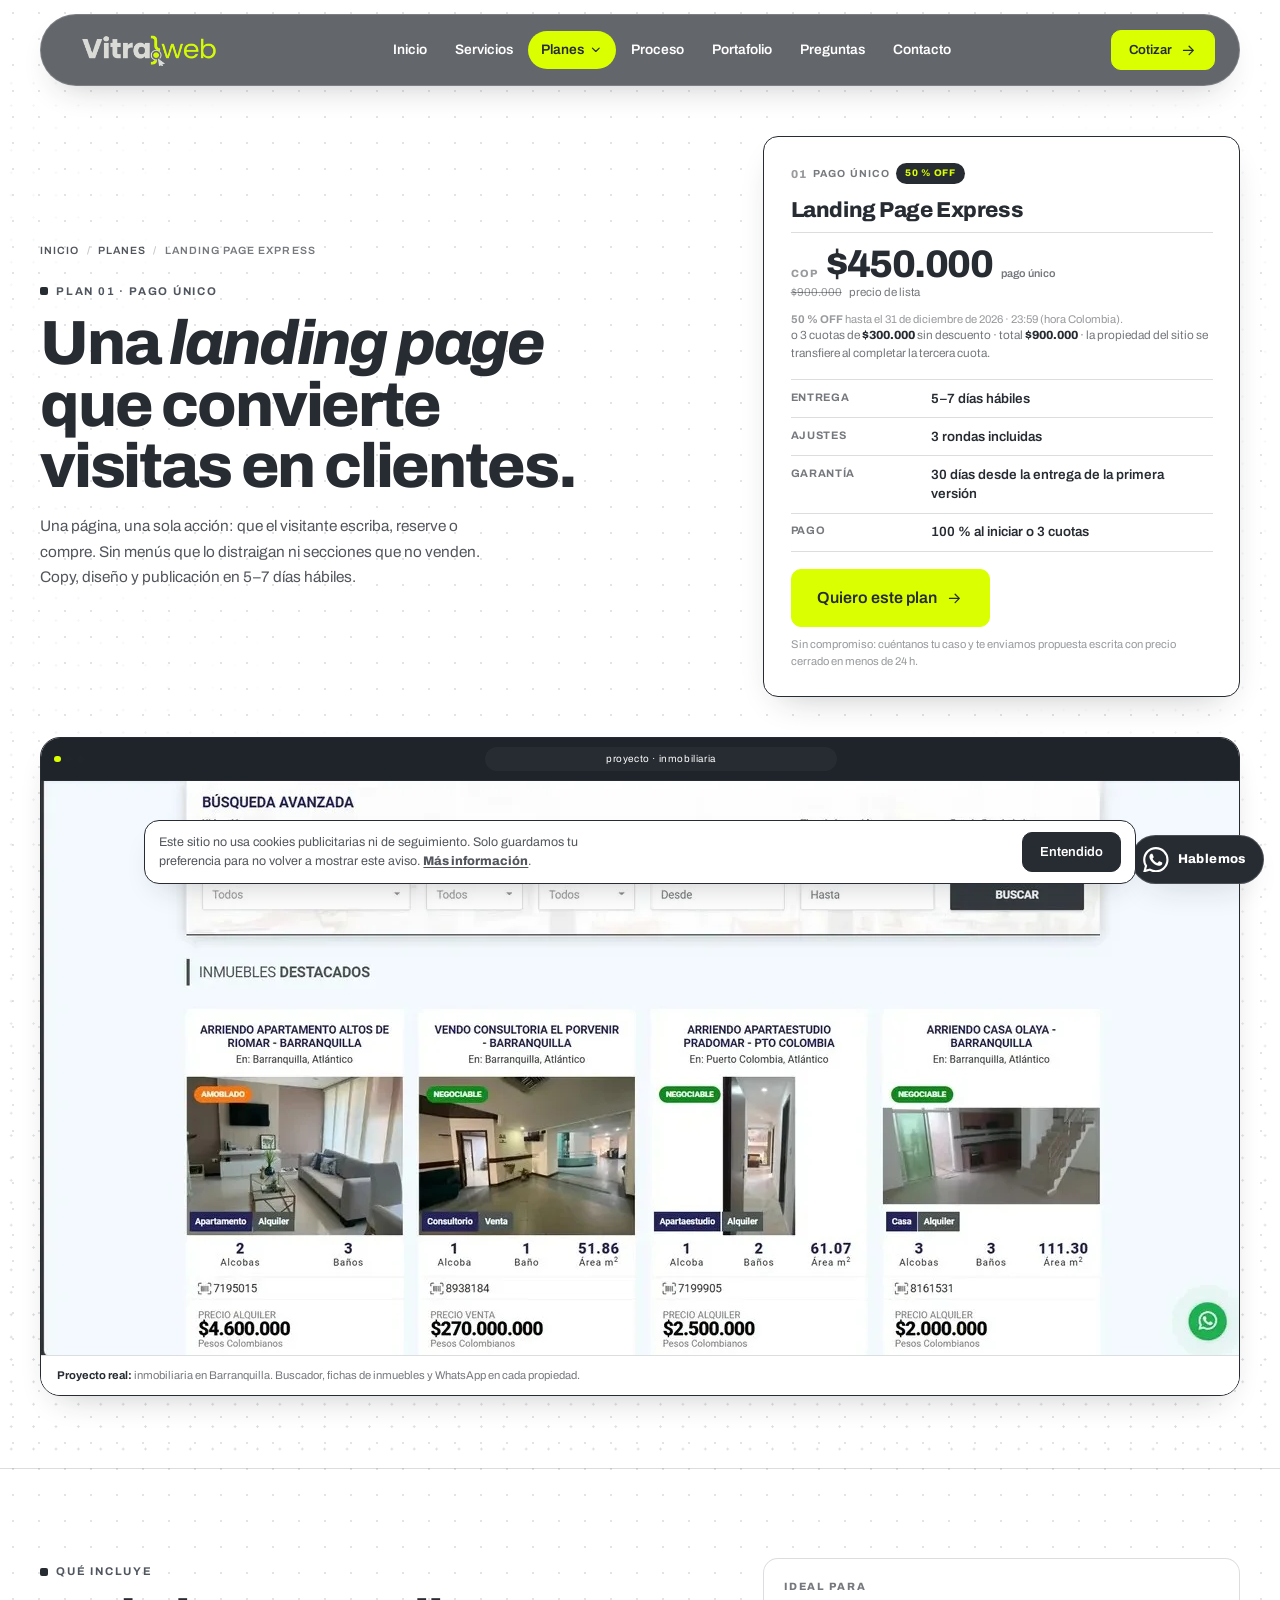
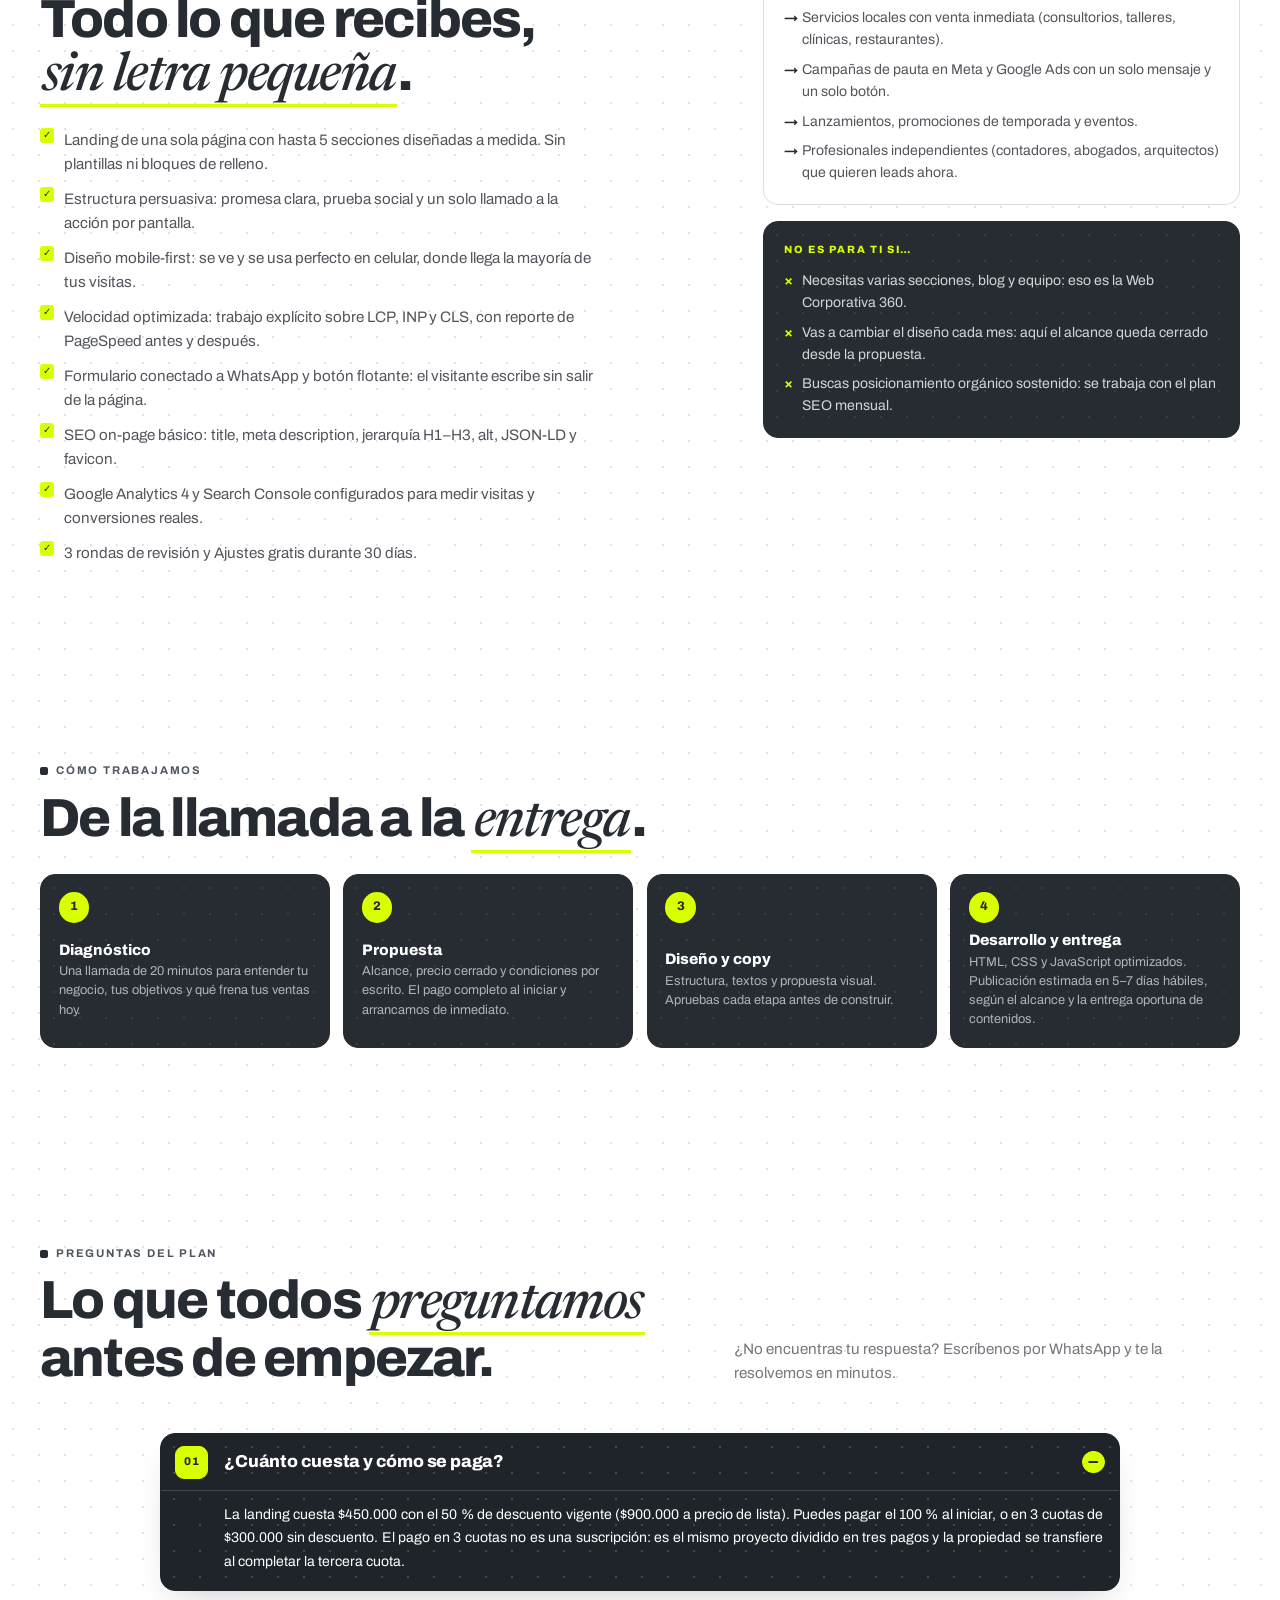
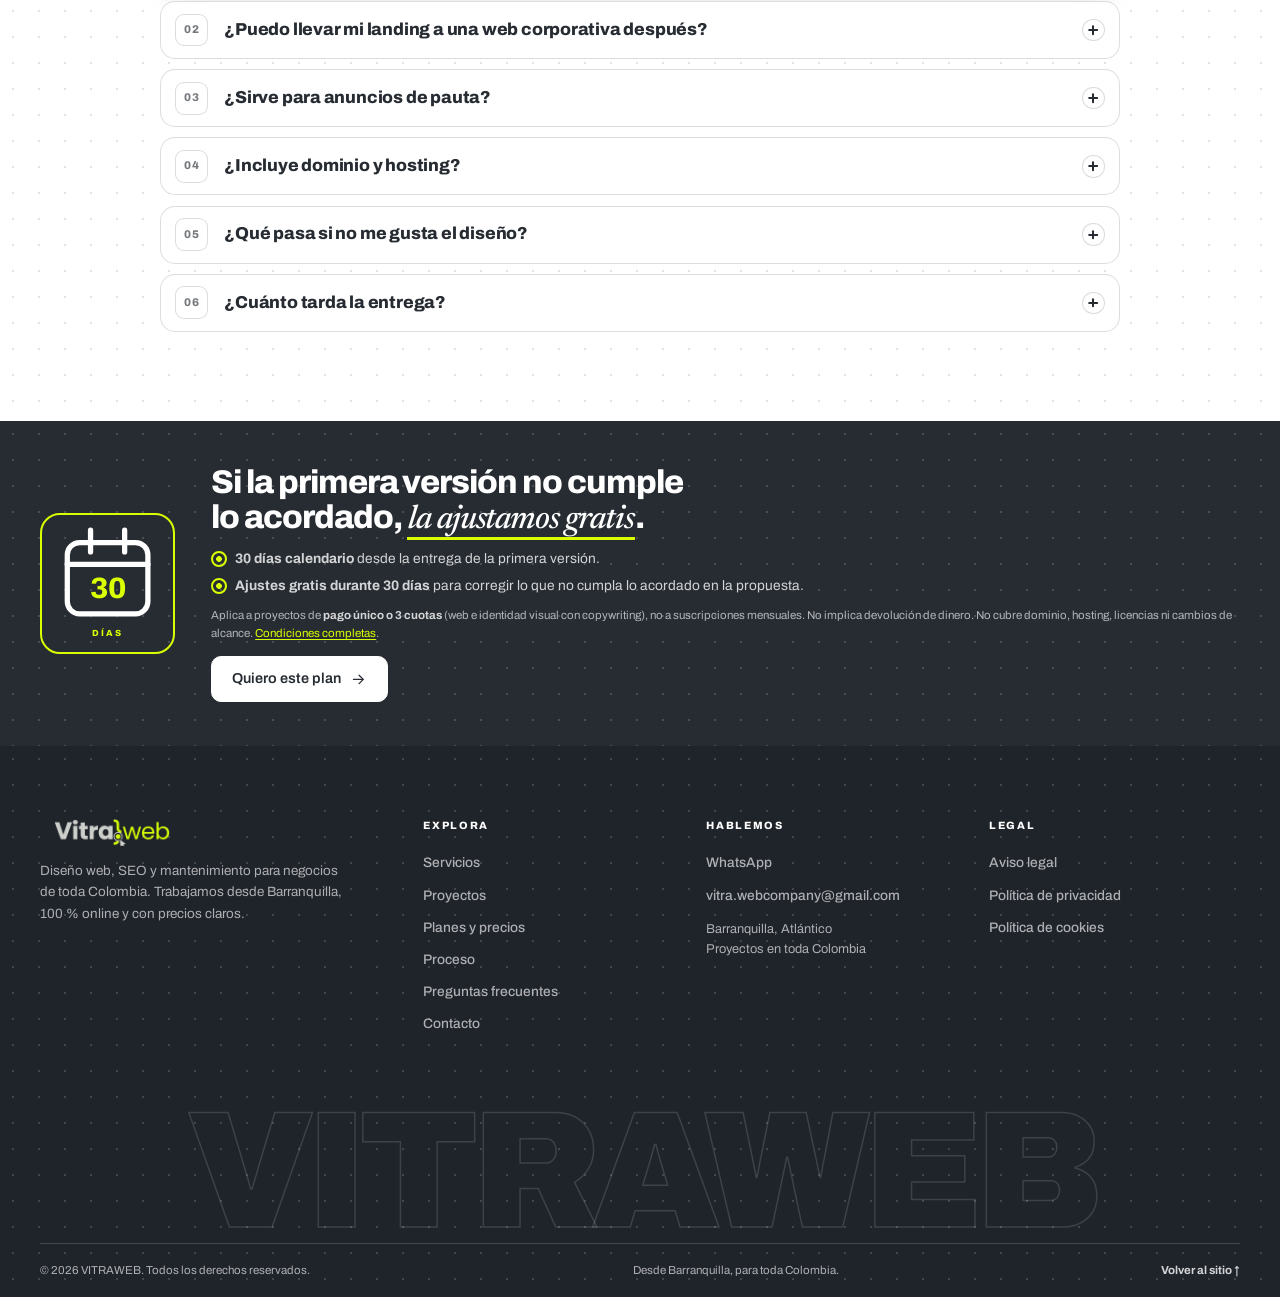
<file: VITRA.WEB/planes/landing-page-express.html>
<!DOCTYPE html>
<html lang="es-CO" data-type="service">
<head>
  <meta charset="utf-8">
  <meta name="viewport" content="width=device-width, initial-scale=1">

  <title>Landing Page Express en 5–7 días | VITRAWEB</title>
  <meta name="description" content="Landing page para campañas y negocios locales: copy, diseño y desarrollo en 5–7 días hábiles. Pago único con 50 % OFF o 3 cuotas.">
  <meta name="robots" content="index, follow, max-image-preview:large">
  <meta name="author" content="VITRAWEB">
  <meta name="theme-color" content="#FFFFFF">
  <meta name="format-detection" content="telephone=no">
  <link rel="canonical" href="https://vitraweb.co/planes/landing-page-express.html">
  <link rel="alternate" hreflang="es-CO" href="https://vitraweb.co/planes/landing-page-express.html">
  <link rel="alternate" hreflang="x-default" href="https://vitraweb.co/planes/landing-page-express.html">

  <meta property="og:type" content="website">
  <meta property="og:site_name" content="VITRAWEB">
  <meta property="og:locale" content="es_CO">
  <meta property="og:title" content="Landing Page Express en 5–7 días | VITRAWEB">
  <meta property="og:description" content="Landing page para campañas y negocios locales: copy, diseño y desarrollo en 5–7 días hábiles. Pago único con 50 % OFF o 3 cuotas.">
  <meta property="og:url" content="https://vitraweb.co/planes/landing-page-express.html">
  <meta property="og:image" content="https://vitraweb.co/assets/img/og.webp">
  <meta property="og:image:width" content="1200">
  <meta property="og:image:height" content="630">
  <meta property="og:image:alt" content="Landing Page Express | VITRAWEB">
  <meta name="twitter:card" content="summary_large_image">
  <meta name="twitter:title" content="Landing Page Express en 5–7 días | VITRAWEB">
  <meta name="twitter:description" content="Landing page para campañas y negocios locales: copy, diseño y desarrollo en 5–7 días hábiles. Pago único con 50 % OFF o 3 cuotas.">
  <meta name="twitter:image" content="https://vitraweb.co/assets/img/og.webp">

  <link rel="icon" href="../assets/img/favicon.ico" sizes="any">
  <link rel="icon" type="image/png" href="../assets/img/favicon-32.png" sizes="32x32">
  <link rel="icon" type="image/png" href="../assets/img/favicon-16.png" sizes="16x16">
  <link rel="icon" type="image/png" href="../assets/img/favicon-96.png" sizes="96x96">
  <link rel="apple-touch-icon" href="../assets/img/favicon-180.png">

  <link rel="preconnect" href="https://fonts.googleapis.com">
  <link rel="preconnect" href="https://fonts.gstatic.com" crossorigin>
  <link href="https://fonts.googleapis.com/css2?family=Archivo:ital,wght@0,400..900;1,400..900&family=Newsreader:ital,opsz,wght@1,6..72,400..600&display=swap" rel="stylesheet">

  <link rel="stylesheet" href="../css/style.css">
  <script src="../js/main.js" defer></script>
  <noscript>
    <style>
      [data-enter]{opacity:1 !important;animation:none !important}
      /* Sin JS no se puede saber si la promo sigue vigente: se muestra solo precio de lista. */
      [data-promo-only],[data-promo-price],.countdown,.plans__promo{display:none !important}
      [data-regular-price]{display:block !important}
      /* Ya finalizada, la barra solo contiene el aviso de cierre: debe verse sin JS. */
      .is-promo-ended .plans__promo{display:block !important}
    </style>
  </noscript>

  <script type="application/ld+json" id="plan-service-schema">
{
    "@context": "https://schema.org",
    "@type": "Service",
    "serviceType": "Diseño de landing page",
    "name": "Landing Page Express",
    "url": "https://vitraweb.co/planes/landing-page-express.html",
    "description": "Landing page profesional diseñada a medida para convertir visitas en clientes: estructura persuasiva, responsive mobile-first, velocidad optimizada y formulario conectado a WhatsApp.",
    "provider": {
        "@id": "https://vitraweb.co/#business"
    },
    "areaServed": {
        "@type": "Country",
        "name": "Colombia"
    },
    "offers": {
        "@type": "AggregateOffer",
        "url": "https://vitraweb.co/planes/landing-page-express.html",
        "availability": "https://schema.org/InStock",
        "priceCurrency": "COP",
        "lowPrice": "450000",
        "highPrice": "900000",
        "offerCount": "1",
        "priceValidUntil": "2026-12-31"
    }
}
  </script>
  <script type="application/ld+json">
{
    "@context": "https://schema.org",
    "@type": "FAQPage",
    "mainEntity": [
        {
            "@type": "Question",
            "name": "¿Cuánto cuesta y cómo se paga?",
            "acceptedAnswer": {
                "@type": "Answer",
                "text": "La landing cuesta $450.000 con el 50 % de descuento vigente ($900.000 a precio de lista). Puedes pagar el 100 % al iniciar, o en 3 cuotas de $300.000 sin descuento. El pago en 3 cuotas no es una suscripción: es el mismo proyecto dividido en tres pagos y la propiedad se transfiere al completar la tercera cuota."
            }
        },
        {
            "@type": "Question",
            "name": "¿Puedo llevar mi landing a una web corporativa después?",
            "acceptedAnswer": {
                "@type": "Answer",
                "text": "Sí. Si el negocio crece, partimos de esta misma base hacia la Web Corporativa 360 y descontamos lo que ya pagaste por la landing."
            }
        },
        {
            "@type": "Question",
            "name": "¿Sirve para anuncios de pauta?",
            "acceptedAnswer": {
                "@type": "Answer",
                "text": "Sí: es el formato que mejor rinde con pauta. Un mensaje, una audiencia y un botón. Todo lo demás distrae y encarece el clic."
            }
        },
        {
            "@type": "Question",
            "name": "¿Incluye dominio y hosting?",
            "acceptedAnswer": {
                "@type": "Answer",
                "text": "No: dominio y hosting se cobran aparte. El dominio se registra o se transfiere a tu nombre y se renueva cada año. Recomendamos un hosting profesional con SSL incluido, copias de seguridad y soporte; para un sitio crítico para el negocio no recomendamos hosting gratuito. Te ayudamos a elegir y configurar ambos."
            }
        },
        {
            "@type": "Question",
            "name": "¿Qué pasa si no me gusta el diseño?",
            "acceptedAnswer": {
                "@type": "Answer",
                "text": "3 rondas de revisión incluidas. Ajustes gratis durante 30 días: 30 días calendario desde la entrega de la primera versión para corregir lo que no cumpla lo acordado en la propuesta. Aplica a proyectos de pago único o 3 cuotas (web e identidad visual con copywriting); no a suscripciones mensuales. No implica devolución de dinero ni cambios de alcance."
            }
        },
        {
            "@type": "Question",
            "name": "¿Cuánto tarda la entrega?",
            "acceptedAnswer": {
                "@type": "Answer",
                "text": "5–7 días hábiles desde que recibimos el pago, los contenidos y la aprobación de la estructura. El plazo es estimado y depende del alcance y de la entrega oportuna de tus textos, fotos y accesos; si algo cambia, lo ajustamos por escrito."
            }
        }
    ]
}
  </script>
</head>
<body>
  <a class="skip-link" href="#main">Saltar al contenido principal</a>

  <header class="site-header">
    <div class="container header__inner">
      <a class="brand" href="../index.html" aria-label="VITRAWEB, volver al inicio">
        <img src="../assets/img/logo-vitra-claro.webp" alt="VITRAWEB, estudio de diseño web para negocios de Colombia" width="616" height="120">
      </a>

      <input class="nav-check" type="checkbox" id="nav-check">
      <label class="nav-toggle" for="nav-check">
        <span class="nav-toggle__bars" aria-hidden="true"></span>
        <span class="sr-only">Abrir menú de navegación</span>
      </label>

      <nav class="primary-nav" id="primary-nav" aria-label="Navegación principal">
        <a href="../index.html">Inicio</a>
        <a href="../index.html#servicios">Servicios</a>
        <div class="nav-item nav-item--menu">
          <a href="../index.html#planes" class="nav-menu__toggle is-active" aria-current="location" aria-expanded="false" aria-controls="nav-menu-planes">Planes
            <svg class="nav-caret" viewBox="0 0 24 24" fill="none" stroke="currentColor" stroke-width="2" stroke-linecap="round" stroke-linejoin="round" aria-hidden="true" focusable="false"><path d="m6 9 6 6 6-6"/></svg>
          </a>
          <div class="nav-menu" id="nav-menu-planes" role="navigation" aria-label="Planes y precios">
            <p class="nav-menu__eyebrow">Pago único · 50 % OFF</p>
            <a class="nav-menu__item" href="../planes/analisis-de-datos.html"><span class="nav-menu__name">Análisis de datos</span><span class="nav-menu__price">$540.000</span></a>
            <a class="nav-menu__item" href="../planes/landing-page-express.html"><span class="nav-menu__name">Landing Page Express</span><span class="nav-menu__price">$450.000</span></a>
            <a class="nav-menu__item" href="../planes/identidad-visual-copywriting.html"><span class="nav-menu__name">Identidad Visual + Copywriting</span><span class="nav-menu__price">$600.000</span></a>
            <a class="nav-menu__item" href="../planes/web-corporativa-360.html"><span class="nav-menu__name">Web Corporativa 360</span><span class="nav-menu__price">$1.200.000</span></a>
            <a class="nav-menu__item" href="../planes/tienda-online-e-commerce.html"><span class="nav-menu__name">Tienda Online E-commerce</span><span class="nav-menu__price">$1.800.000</span></a>
            <p class="nav-menu__eyebrow">Suscripción mensual · cancelable</p>
            <a class="nav-menu__item" href="../planes/chatbot-mantenimiento.html"><span class="nav-menu__name">Chatbot + Mantenimiento</span><span class="nav-menu__price">$390.000/mes</span></a>
            <a class="nav-menu__item" href="../planes/seo-google-business.html"><span class="nav-menu__name">SEO + Google Business</span><span class="nav-menu__price">$490.000/mes</span></a>
            <a class="nav-menu__all" href="../index.html#planes">Ver todos los planes y precios <svg class="btn__arrow" viewBox="0 0 24 24" fill="none" stroke="currentColor" stroke-width="1.8" stroke-linecap="round" stroke-linejoin="round" aria-hidden="true" focusable="false"><path d="M5 12h13"/><path d="m13 6 6 6-6 6"/></svg></a>
          </div>
        </div>
        <a href="../index.html#proceso">Proceso</a>
        <a href="../index.html#proyectos">Portafolio</a>
        <a href="../index.html#faq">Preguntas</a>
        <a href="../index.html#contacto">Contacto</a>
        <a class="btn btn--ink btn--sm primary-nav__cta" href="https://wa.me/573003100691?text=Hola%20VITRAWEB%2C%20quiero%20cotizar%20el%20plan%20Landing%20Page%20Express." target="_blank" rel="noopener">
          Cotizar
          <svg class="btn__arrow" viewBox="0 0 24 24" fill="none" stroke="currentColor" stroke-width="1.8" stroke-linecap="round" stroke-linejoin="round" aria-hidden="true" focusable="false"><path d="M5 12h13"/><path d="m13 6 6 6-6 6"/></svg>
        </a>
      </nav>

      <a class="btn btn--ink btn--sm header__cta" href="https://wa.me/573003100691?text=Hola%20VITRAWEB%2C%20quiero%20cotizar%20el%20plan%20Landing%20Page%20Express." target="_blank" rel="noopener">
        Cotizar
        <svg class="btn__arrow" viewBox="0 0 24 24" fill="none" stroke="currentColor" stroke-width="1.8" stroke-linecap="round" stroke-linejoin="round" aria-hidden="true" focusable="false"><path d="M5 12h13"/><path d="m13 6 6 6-6 6"/></svg>
      </a>
    </div>
  </header>

  <main id="main">
    <section class="plan-hero" aria-labelledby="plan-title">
      <div class="container plan-hero__grid">
        <div class="plan-hero__copy">
          <nav class="breadcrumb" aria-label="Ruta de navegación">
            <a href="../index.html">Inicio</a>
            <span aria-hidden="true">/</span>
            <a href="../index.html#planes">Planes</a>
            <span aria-hidden="true">/</span>
            <span>Landing Page Express</span>
          </nav>

          <p class="eyebrow" data-enter style="--delay:.05s"><span class="eyebrow__dot" aria-hidden="true"></span> Plan 01 · Pago único</p>
          <h1 class="plan-hero__title" id="plan-title" data-enter style="--delay:.14s">Una <em>landing page</em> que convierte visitas en clientes.</h1>
          <p class="plan-hero__lead" data-enter style="--delay:.24s">Una página, una sola acción: que el visitante escriba, reserve o compre. Sin menús que lo distraigan ni secciones que no venden. Copy, diseño y publicación en 5–7 días hábiles.</p>
        </div>

        <aside class="plan-hero__card" aria-label="Precio y condiciones del plan" data-enter style="--delay:.2s">
          <p class="plan__kicker"><span class="plan__index" aria-hidden="true">01</span><span class="plan__type">Pago único</span><span class="plan__badge" data-promo-only>50&nbsp;% OFF</span></p>
          <h2 class="plan-hero__card-name">Landing Page Express</h2>

          <p class="plan__amount" data-promo-price><span class="plan__currency">COP</span><span class="plan__value">$450.000</span><span class="plan__period">pago único</span></p>
          <p class="plan__amount" data-regular-price hidden><span class="plan__currency">COP</span><span class="plan__value">$900.000</span><span class="plan__period">pago único</span></p>
          <p class="plan__compare" data-promo-only><s>$900.000</s> precio de lista</p>
          <p class="plan-hero__note" data-promo-only><strong>50&nbsp;% OFF</strong> hasta el 31 de diciembre de 2026 · 23:59 (hora Colombia).</p>
          <p class="plan__installment">o 3 cuotas de <strong>$300.000</strong> sin descuento · total <strong>$900.000</strong> · la propiedad del sitio se transfiere al completar la tercera cuota.</p>

          <dl class="plan-hero__facts">
            <div class="plan-hero__fact"><dt>Entrega</dt><dd>5–7 días hábiles</dd></div>
            <div class="plan-hero__fact"><dt>Ajustes</dt><dd>3 rondas incluidas</dd></div>
            <div class="plan-hero__fact"><dt>Garantía</dt><dd>30 días desde la entrega de la primera versión</dd></div>
            <div class="plan-hero__fact"><dt>Pago</dt><dd>100 % al iniciar o 3 cuotas</dd></div>
          </dl>

          <a class="btn btn--lime btn--xl" href="https://wa.me/573003100691?text=Hola%20VITRAWEB%2C%20quiero%20cotizar%20el%20plan%20Landing%20Page%20Express." target="_blank" rel="noopener">
            Quiero este plan
            <svg class="btn__arrow" viewBox="0 0 24 24" fill="none" stroke="currentColor" stroke-width="1.8" stroke-linecap="round" stroke-linejoin="round" aria-hidden="true" focusable="false"><path d="M5 12h13"/><path d="m13 6 6 6-6 6"/></svg>
          </a>
          <p class="plan-hero__note">Sin compromiso: cuéntanos tu caso y te enviamos propuesta escrita con precio cerrado en menos de 24 h.</p>
          <div class="sr-only" data-countdown data-deadline="2026-12-31T23:59:59-05:00" aria-hidden="true">
            <span data-countdown-days>00</span>
            <span data-countdown-hours>00</span>
            <span data-countdown-minutes>00</span>
            <span data-countdown-seconds>00</span>
          </div>
          <p class="plan-hero__note" data-countdown-ended hidden><strong>Promoción finalizada.</strong> Estos son los precios de lista vigentes; la suscripción mensual y el pago en 3 cuotas no cambiaron.</p>
        </aside>
      </div>

      <div class="container">
        <figure class="plan-hero__photo plan-hero__photo--shot" data-enter style="--delay:.3s">
          <div class="plan-hero__chrome" aria-hidden="true">
            <span class="plan-hero__dots"><i></i><i></i><i></i></span>
            <span class="plan-hero__chrome-url">proyecto · inmobiliaria</span>
          </div>
          <img src="../assets/img/portfolio-inmobiliaria.webp" alt="Landing page inmobiliaria con buscador de propiedades y contacto directo por WhatsApp diseñada por VITRAWEB" width="1200" height="574" loading="lazy" decoding="async">
          <figcaption class="plan-hero__caption"><strong>Proyecto real:</strong> inmobiliaria en Barranquilla. Buscador, fichas de inmuebles y WhatsApp en cada propiedad.</figcaption>
        </figure>
      </div>
    </section>

    <section class="plan-includes" aria-labelledby="includes-title">
      <div class="container plan-includes__grid">
        <div>
          <p class="eyebrow"><span class="eyebrow__dot" aria-hidden="true"></span> Qué incluye</p>
          <h2 class="section-head__title" id="includes-title">Todo lo que recibes, <em>sin letra pequeña</em>.</h2>
          <ul class="plan-includes__list">
              <li>Landing de una sola página con hasta 5 secciones diseñadas a medida. Sin plantillas ni bloques de relleno.</li>
              <li>Estructura persuasiva: promesa clara, prueba social y un solo llamado a la acción por pantalla.</li>
              <li>Diseño mobile-first: se ve y se usa perfecto en celular, donde llega la mayoría de tus visitas.</li>
              <li>Velocidad optimizada: trabajo explícito sobre LCP, INP y CLS, con reporte de PageSpeed antes y después.</li>
              <li>Formulario conectado a WhatsApp y botón flotante: el visitante escribe sin salir de la página.</li>
              <li>SEO on-page básico: title, meta description, jerarquía H1–H3, alt, JSON-LD y favicon.</li>
              <li>Google Analytics 4 y Search Console configurados para medir visitas y conversiones reales.</li>
              <li>3 rondas de revisión y Ajustes gratis durante 30 días.</li>
          </ul>
        </div>

        <aside class="plan-includes__aside" aria-label="Detalle del plan">
          <div class="plan-aside">
            <p class="plan-aside__title">Ideal para</p>
            <ul class="plan-aside__list">
            <li>Servicios locales con venta inmediata (consultorios, talleres, clínicas, restaurantes).</li>
            <li>Campañas de pauta en Meta y Google Ads con un solo mensaje y un solo botón.</li>
            <li>Lanzamientos, promociones de temporada y eventos.</li>
            <li>Profesionales independientes (contadores, abogados, arquitectos) que quieren leads ahora.</li>
            </ul>
          </div>
          <div class="plan-aside plan-aside--warn">
            <p class="plan-aside__title">No es para ti si…</p>
            <ul class="plan-aside__list">
              <li>Necesitas varias secciones, blog y equipo: eso es la Web Corporativa 360.</li>
              <li>Vas a cambiar el diseño cada mes: aquí el alcance queda cerrado desde la propuesta.</li>
              <li>Buscas posicionamiento orgánico sostenido: se trabaja con el plan SEO mensual.</li>
            </ul>
          </div>
        </aside>
      </div>
    </section>

    <section class="proceso" aria-labelledby="process-title">
      <div class="container">
        <p class="eyebrow"><span class="eyebrow__dot" aria-hidden="true"></span> Cómo trabajamos</p>
        <h2 class="section-head__title" id="process-title">De la llamada a la <em>entrega</em>.</h2>

        <ol class="plan-steps">
          <li class="plan-step"><span class="plan-step__num" aria-hidden="true">1</span><div><h3 class="plan-step__title">Diagnóstico</h3><p class="plan-step__text">Una llamada de 20 minutos para entender tu negocio, tus objetivos y qué frena tus ventas hoy.</p></div></li>
          <li class="plan-step"><span class="plan-step__num" aria-hidden="true">2</span><div><h3 class="plan-step__title">Propuesta</h3><p class="plan-step__text">Alcance, precio cerrado y condiciones por escrito. El pago completo al iniciar y arrancamos de inmediato.</p></div></li>
          <li class="plan-step"><span class="plan-step__num" aria-hidden="true">3</span><div><h3 class="plan-step__title">Diseño y copy</h3><p class="plan-step__text">Estructura, textos y propuesta visual. Apruebas cada etapa antes de construir.</p></div></li>
          <li class="plan-step"><span class="plan-step__num" aria-hidden="true">4</span><div><h3 class="plan-step__title">Desarrollo y entrega</h3><p class="plan-step__text">HTML, CSS y JavaScript optimizados. Publicación estimada en 5–7 días hábiles, según el alcance y la entrega oportuna de contenidos.</p></div></li>
        </ol>
      </div>
    </section>

    <section class="faq" aria-labelledby="faq-title">
      <div class="container">
        <div class="section-head">
          <div class="section-head__lead">
            <p class="eyebrow"><span class="eyebrow__dot" aria-hidden="true"></span> Preguntas del plan</p>
            <h2 class="section-head__title" id="faq-title">Lo que todos <em>preguntamos</em> antes de empezar.</h2>
          </div>
          <div class="section-head__aside">
            <p>¿No encuentras tu respuesta? Escríbenos por WhatsApp y te la resolvemos en minutos.</p>
          </div>
        </div>

        <div class="faq__grid">
          <details class="faq__item" open>
            <summary class="faq__summary">
              <span class="faq__index" aria-hidden="true">01</span>
              <span class="faq__question">¿Cuánto cuesta y cómo se paga?</span>
              <span class="faq__icon" aria-hidden="true"></span>
            </summary>
            <p class="faq__answer">La landing cuesta $450.000 con el 50 % de descuento vigente ($900.000 a precio de lista). Puedes pagar el 100 % al iniciar, o en 3 cuotas de $300.000 sin descuento. El pago en 3 cuotas no es una suscripción: es el mismo proyecto dividido en tres pagos y la propiedad se transfiere al completar la tercera cuota.</p>
          </details>

          <details class="faq__item">
            <summary class="faq__summary">
              <span class="faq__index" aria-hidden="true">02</span>
              <span class="faq__question">¿Puedo llevar mi landing a una web corporativa después?</span>
              <span class="faq__icon" aria-hidden="true"></span>
            </summary>
            <p class="faq__answer">Sí. Si el negocio crece, partimos de esta misma base hacia la Web Corporativa 360 y descontamos lo que ya pagaste por la landing.</p>
          </details>

          <details class="faq__item">
            <summary class="faq__summary">
              <span class="faq__index" aria-hidden="true">03</span>
              <span class="faq__question">¿Sirve para anuncios de pauta?</span>
              <span class="faq__icon" aria-hidden="true"></span>
            </summary>
            <p class="faq__answer">Sí: es el formato que mejor rinde con pauta. Un mensaje, una audiencia y un botón. Todo lo demás distrae y encarece el clic.</p>
          </details>

          <details class="faq__item">
            <summary class="faq__summary">
              <span class="faq__index" aria-hidden="true">04</span>
              <span class="faq__question">¿Incluye dominio y hosting?</span>
              <span class="faq__icon" aria-hidden="true"></span>
            </summary>
            <p class="faq__answer">No: dominio y hosting se cobran aparte. El dominio se registra o se transfiere a tu nombre y se renueva cada año. Recomendamos un hosting profesional con SSL incluido, copias de seguridad y soporte; para un sitio crítico para el negocio no recomendamos hosting gratuito. Te ayudamos a elegir y configurar ambos.</p>
          </details>

          <details class="faq__item">
            <summary class="faq__summary">
              <span class="faq__index" aria-hidden="true">05</span>
              <span class="faq__question">¿Qué pasa si no me gusta el diseño?</span>
              <span class="faq__icon" aria-hidden="true"></span>
            </summary>
            <p class="faq__answer">3 rondas de revisión incluidas. Ajustes gratis durante 30 días: 30 días calendario desde la entrega de la primera versión para corregir lo que no cumpla lo acordado en la propuesta. Aplica a proyectos de pago único o 3 cuotas (web e identidad visual con copywriting); no a suscripciones mensuales. No implica devolución de dinero ni cambios de alcance.</p>
          </details>

          <details class="faq__item">
            <summary class="faq__summary">
              <span class="faq__index" aria-hidden="true">06</span>
              <span class="faq__question">¿Cuánto tarda la entrega?</span>
              <span class="faq__icon" aria-hidden="true"></span>
            </summary>
            <p class="faq__answer">5–7 días hábiles desde que recibimos el pago, los contenidos y la aprobación de la estructura. El plazo es estimado y depende del alcance y de la entrega oportuna de tus textos, fotos y accesos; si algo cambia, lo ajustamos por escrito.</p>
          </details>
        </div>
      </div>
    </section>

    <section class="garantia" aria-label="Garantía VITRAWEB de 30 días en proyectos de pago único o 3 cuotas">
      <div class="container garantia__inner">
        <div class="garantia__seal" aria-hidden="true">
          <svg class="garantia__cal" viewBox="0 0 64 64" focusable="false" aria-hidden="true">
            <rect x="6" y="12" width="52" height="46" rx="8"/>
            <path d="M6 26h52M21 4v14M43 4v14"/>
            <text class="garantia__calnum" x="32" y="48" text-anchor="middle">30</text>
          </svg>
          <span class="garantia__seal-label">días</span>
        </div>
        <div class="garantia__body">
          <h2 class="garantia__title">Si la primera versión no cumple lo acordado, <em>la ajustamos gratis</em>.</h2>
          <ul class="garantia__list">
            <li><strong>30 días calendario</strong> desde la entrega de la primera versión.</li>
            <li><strong>Ajustes gratis durante 30 días</strong> para corregir lo que no cumpla lo acordado en la propuesta.</li>
          </ul>
          <p class="garantia__small">Aplica a proyectos de <strong>pago único o 3 cuotas</strong> (web e identidad visual con copywriting), no a suscripciones mensuales. No implica devolución de dinero. No cubre dominio, hosting, licencias ni cambios de alcance. <a href="../legal/aviso-legal.html">Condiciones completas</a>.</p>
          <a class="btn btn--paper garantia__cta" href="https://wa.me/573003100691?text=Hola%20VITRAWEB%2C%20quiero%20cotizar%20el%20plan%20Landing%20Page%20Express." target="_blank" rel="noopener">
            Quiero este plan
            <svg class="btn__arrow" viewBox="0 0 24 24" fill="none" stroke="currentColor" stroke-width="1.8" stroke-linecap="round" stroke-linejoin="round" aria-hidden="true" focusable="false"><path d="M5 12h13"/><path d="m13 6 6 6-6 6"/></svg>
          </a>
        </div>
      </div>
    </section>
  </main>

  <footer class="site-footer">
    <div class="container">
      <div class="footer__top">
        <div class="footer__brand">
          <a class="brand" href="../index.html" aria-label="VITRAWEB, volver al inicio">
            <img src="../assets/img/logo-vitra-claro.webp" alt="VITRAWEB, estudio de diseño web para negocios de Colombia" width="616" height="120" loading="lazy">
          </a>
          <p>Diseño web, SEO y mantenimiento para negocios de toda Colombia. Trabajamos desde Barranquilla, 100&nbsp;% online y con precios claros.</p>
          
        </div>

        <nav class="footer__nav" aria-label="Navegación del pie de página">
          <p class="footer__title">Explora</p>
          <a href="../index.html#servicios">Servicios</a>
          <a href="../index.html#proyectos">Proyectos</a>
          <a href="../index.html#planes">Planes y precios</a>
          <a href="../index.html#proceso">Proceso</a>
          <a href="../index.html#faq">Preguntas frecuentes</a>
          <a href="../index.html#contacto">Contacto</a>
        </nav>

        <div class="footer__contact">
          <p class="footer__title">Hablemos</p>
          <a href="https://wa.me/573003100691?text=Hola%20VITRAWEB%2C%20quiero%20informaci%C3%B3n%20sobre%20dise%C3%B1o%20web." target="_blank" rel="noopener">WhatsApp</a>
          <a href="mailto:vitra.webcompany@gmail.com" data-copy-email="vitra.webcompany@gmail.com">vitra.webcompany@gmail.com</a>
          <p>Barranquilla, Atlántico<br>Proyectos en toda Colombia</p>
        </div>

        <div class="footer__legal">
          <p class="footer__title">Legal</p>
          <a href="../legal/aviso-legal.html">Aviso legal</a>
          <a href="../legal/politica-privacidad.html">Política de privacidad</a>
          <a href="../legal/politica-cookies.html">Política de cookies</a>
        </div>
      </div>

      <div class="footer__word" aria-hidden="true">VITRAWEB</div>

      <div class="footer__bottom">
        <p>© <span data-year>2026</span> VITRAWEB. Todos los derechos reservados.</p>
        <p>Desde Barranquilla, para toda Colombia.</p>
        <a class="footer__top-link" href="../index.html">Volver al sitio ↑</a>
      </div>
    </div>
  </footer>

  <a class="whatsapp-float" href="https://wa.me/573003100691?text=Hola%20VITRAWEB%2C%20quiero%20cotizar%20el%20plan%20Landing%20Page%20Express." target="_blank" rel="noopener" aria-label="Escribir a VITRAWEB por WhatsApp">
    <svg viewBox="0 0 24 24" fill="currentColor" aria-hidden="true" focusable="false"><path d="M17.472 14.382c-.297-.149-1.758-.867-2.03-.967-.273-.099-.471-.148-.67.15-.197.297-.767.966-.94 1.164-.173.199-.347.223-.644.075-.297-.15-1.255-.463-2.39-1.475-.883-.788-1.48-1.761-1.653-2.059-.173-.297-.018-.458.13-.606.134-.133.297-.347.446-.52.149-.174.198-.298.298-.497.099-.198.05-.371-.025-.52-.075-.149-.669-1.612-.916-2.207-.242-.579-.487-.5-.669-.51-.173-.008-.371-.01-.57-.01-.198 0-.52.074-.792.372-.272.297-1.04 1.016-1.04 2.479 0 1.462 1.065 2.875 1.213 3.074.149.198 2.096 3.2 5.077 4.487.709.306 1.262.489 1.694.625.712.227 1.36.195 1.871.118.571-.085 1.758-.719 2.006-1.413.248-.694.248-1.289.173-1.413-.074-.124-.272-.198-.57-.347m-5.421 7.403h-.004a9.87 9.87 0 01-5.031-1.378l-.361-.214-3.741.982.998-3.648-.235-.374a9.86 9.86 0 01-1.51-5.26c.001-5.45 4.436-9.884 9.888-9.884 2.64 0 5.122 1.03 6.988 2.898a9.825 9.825 0 012.893 6.994c-.003 5.45-4.437 9.884-9.885 9.884m8.413-18.297A11.815 11.815 0 0012.05 0C5.495 0 .16 5.335.157 11.892c0 2.096.547 4.142 1.588 5.945L.057 24l6.305-1.654a11.882 11.882 0 005.683 1.448h.005c6.554 0 11.89-5.335 11.893-11.893a11.821 11.821 0 00-3.48-8.413Z"/></svg>
    <span class="whatsapp-float__label" aria-hidden="true">Hablemos</span>
  </a>

  <div class="toast" data-toast role="status" aria-live="polite" hidden>
    <span class="toast__dot" aria-hidden="true"></span>
    <p class="toast__text" data-toast-text></p>
    <button class="toast__close" type="button" data-toast-close aria-label="Cerrar aviso">×</button>
  </div>

  <div class="cookie-banner" data-cookie-banner hidden>
    <div class="cookie-banner__inner">
      <p>Este sitio no usa cookies publicitarias ni de seguimiento. Solo guardamos tu preferencia para no volver a mostrar este aviso. <a href="../legal/politica-cookies.html">Más información</a>.</p>
      <button class="btn btn--ink btn--sm" type="button" data-cookie-accept>Entendido</button>
    </div>
  </div>
</body>
</html>
</file>
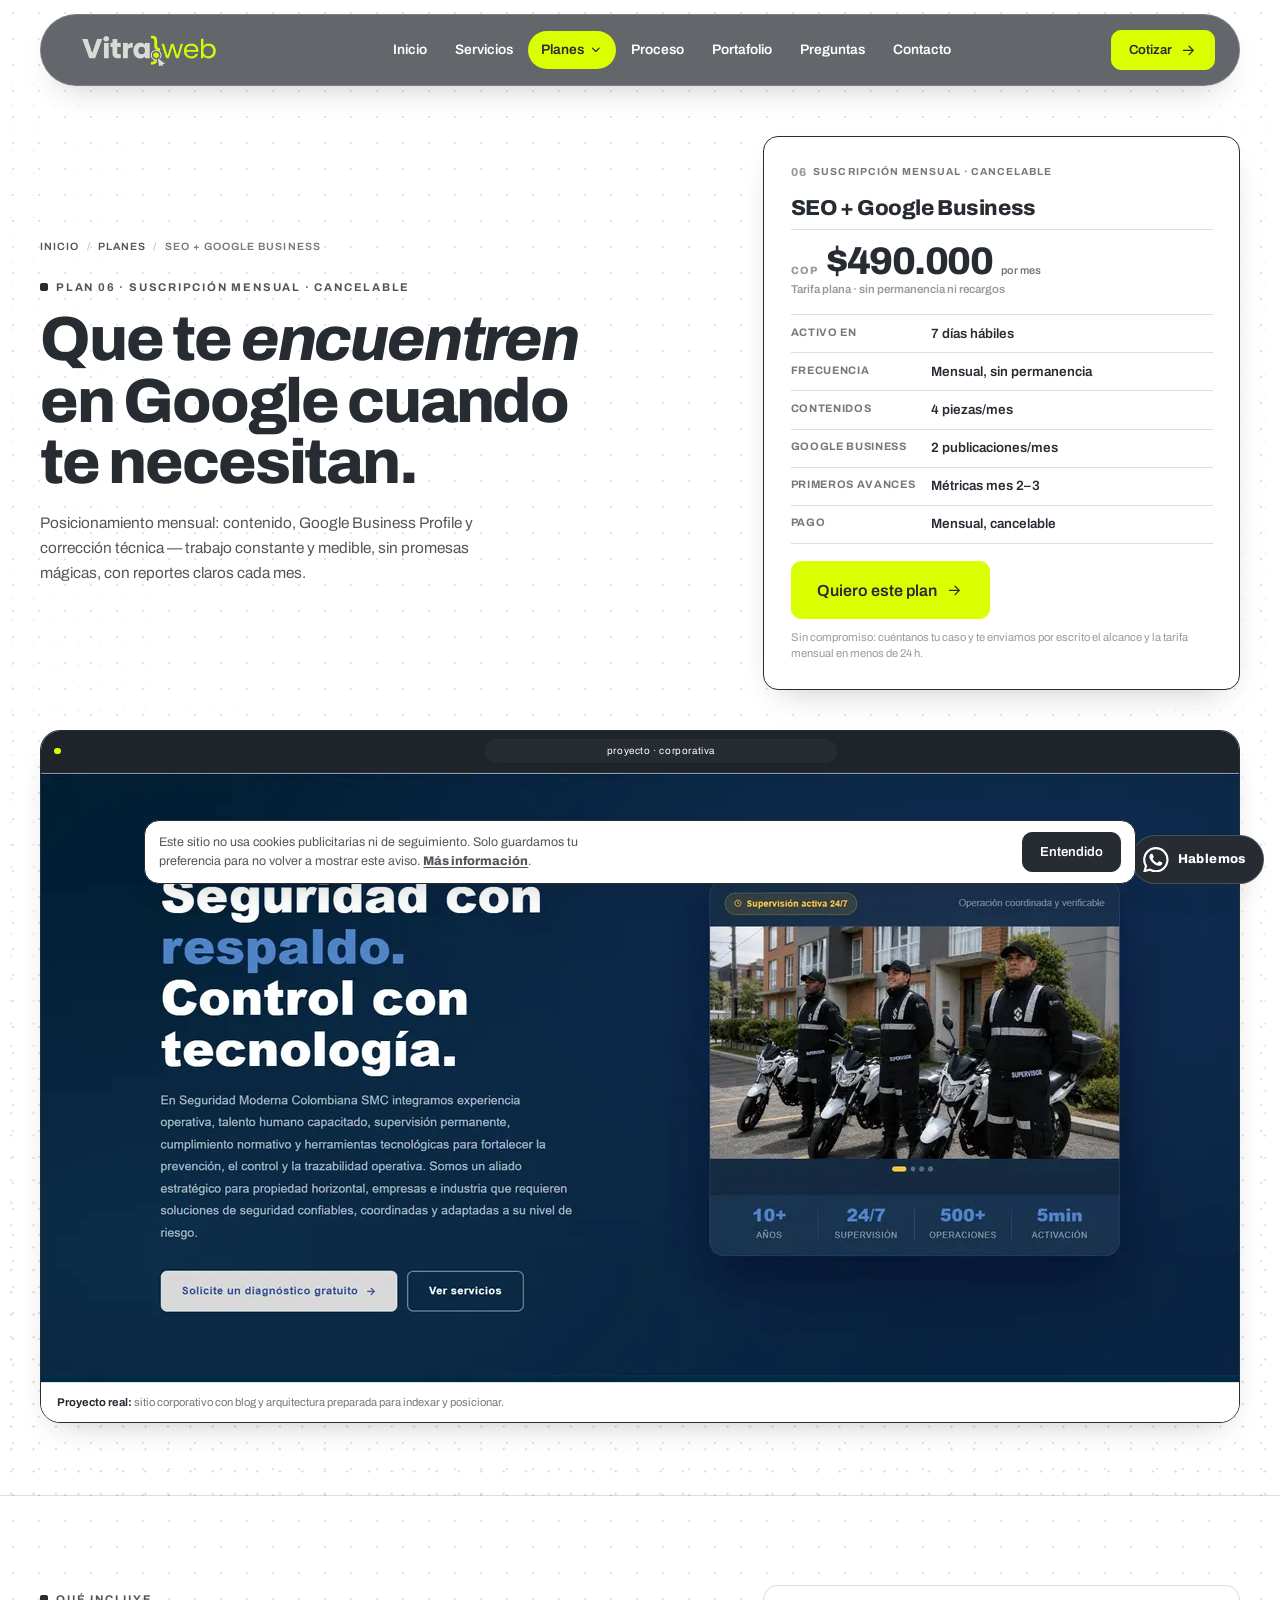
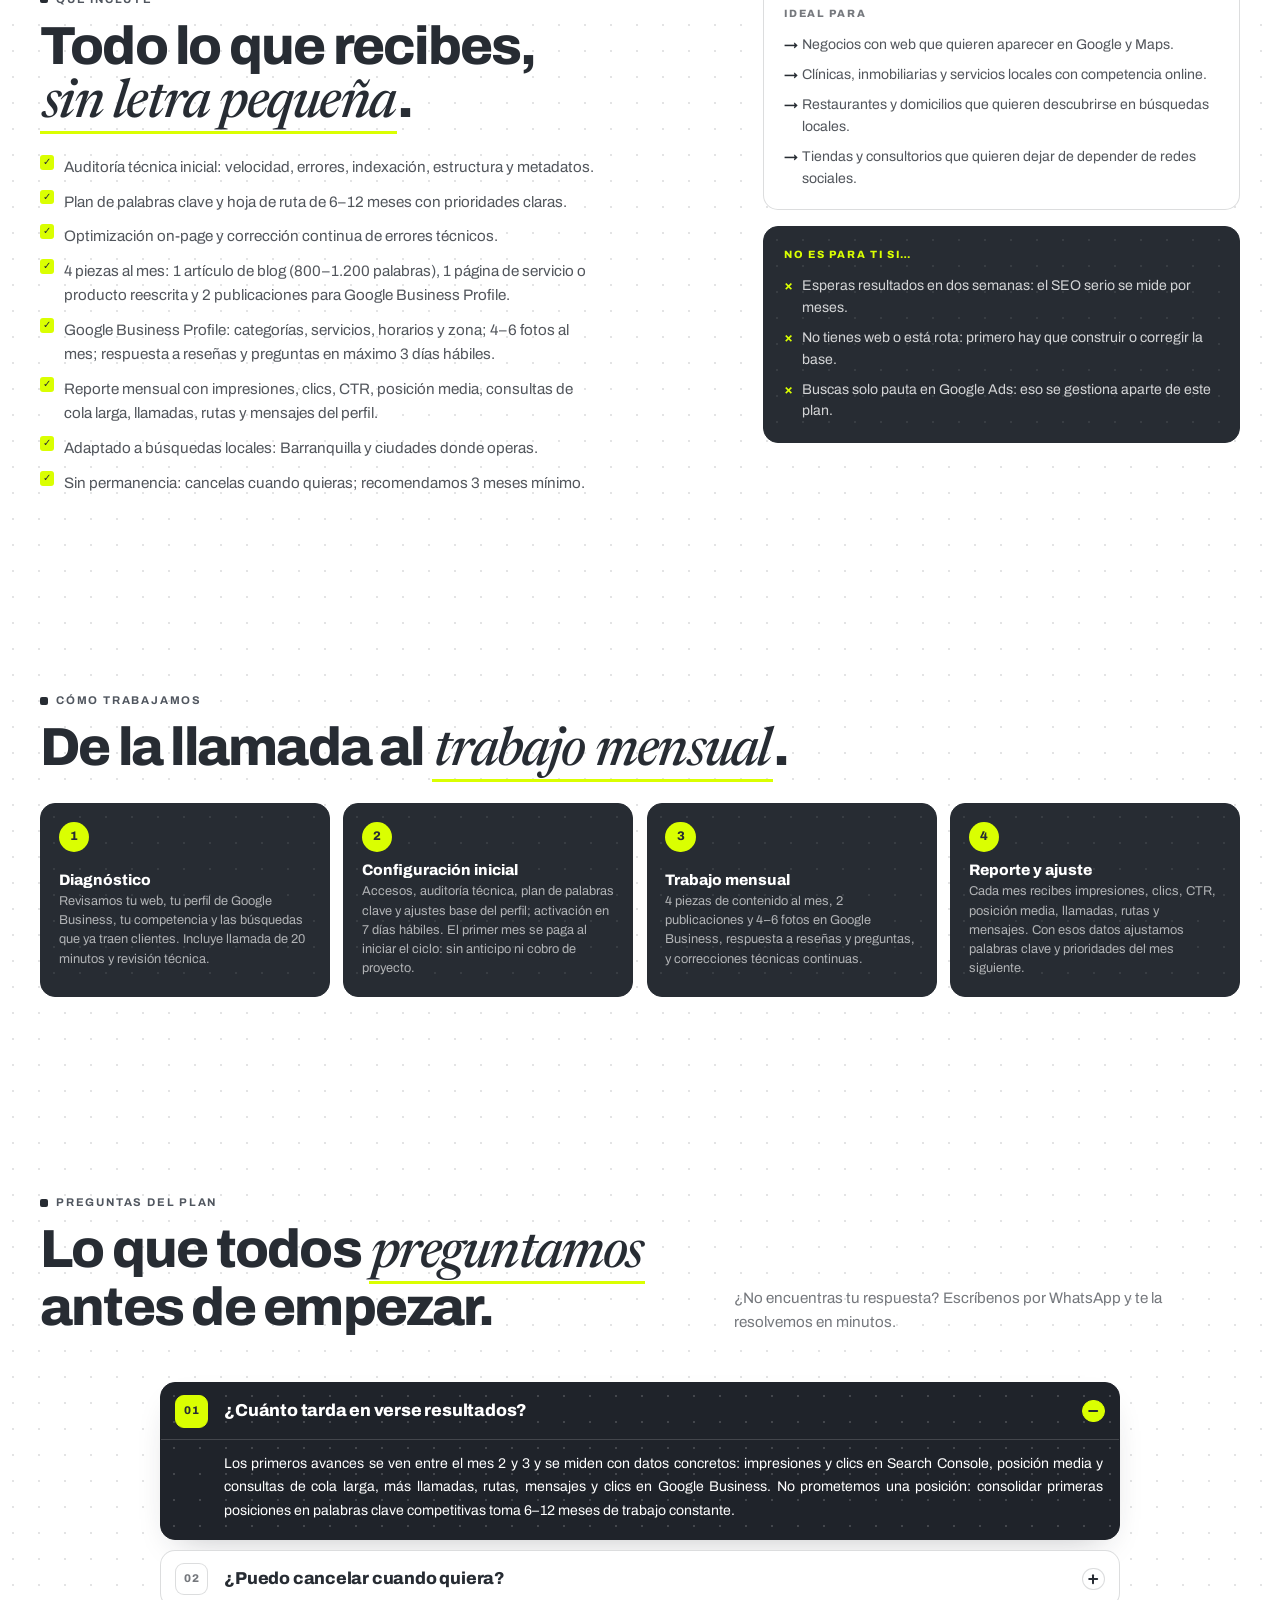
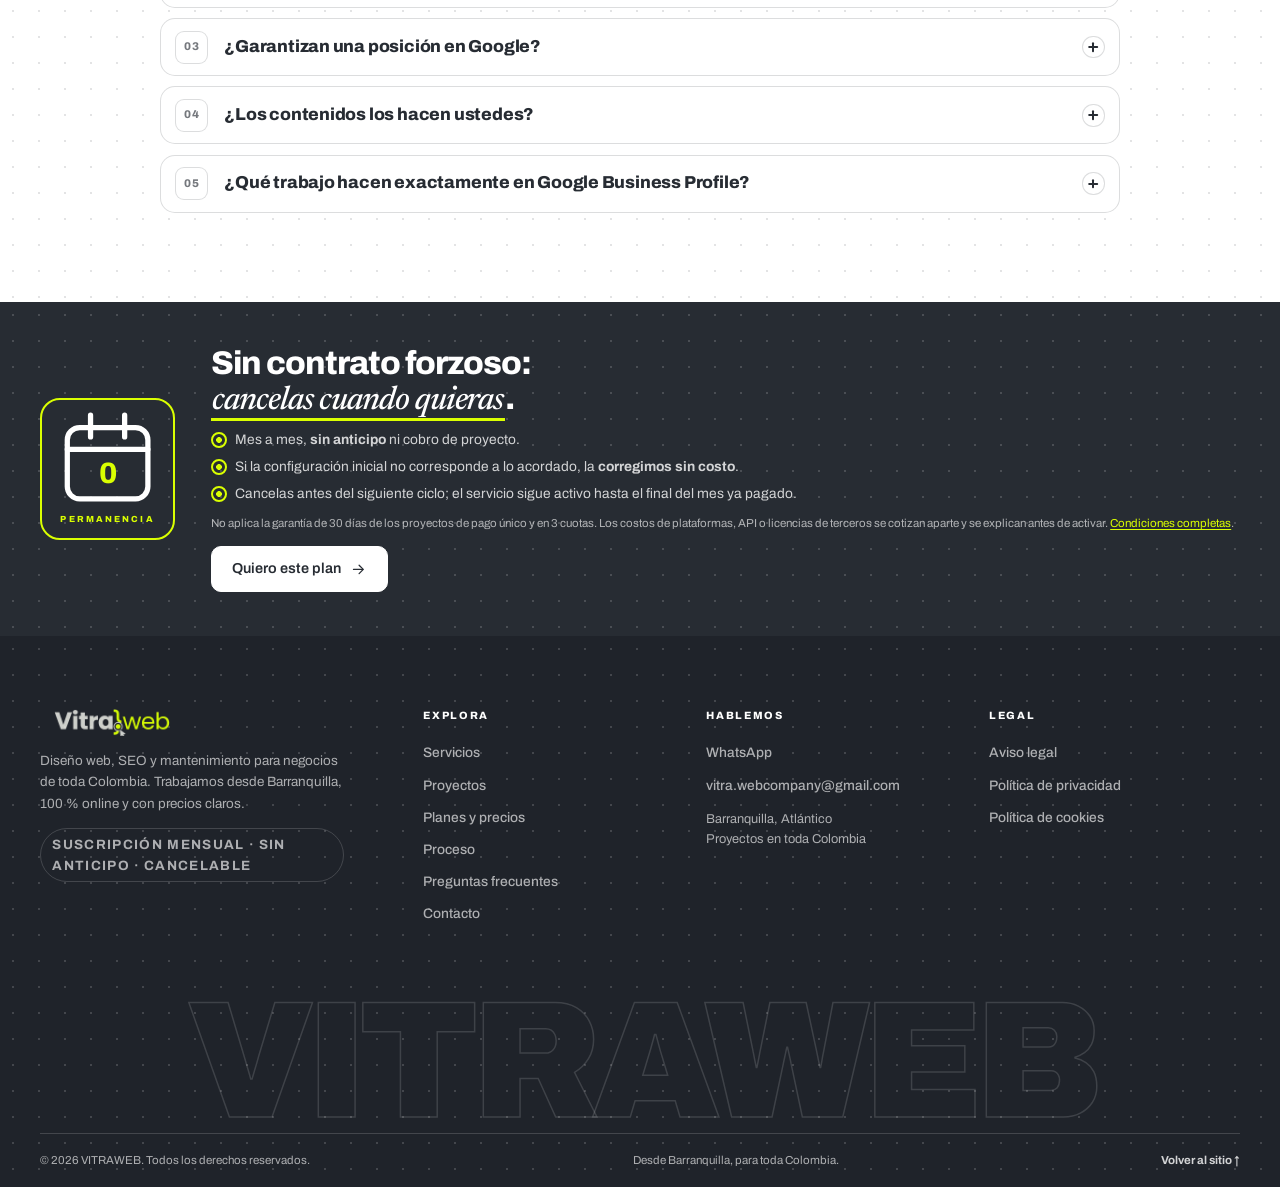
<file: VITRA.WEB/planes/seo-google-business.html>
<!DOCTYPE html>
<html lang="es-CO" data-type="service">
<head>
  <meta charset="utf-8">
  <meta name="viewport" content="width=device-width, initial-scale=1">

  <title>SEO + Google Business mensual | VITRAWEB</title>
  <meta name="description" content="Auditoría técnica, plan de palabras clave y 4 piezas al mes para Google y Google Business Profile, con reporte mensual. Sin contrato forzoso.">
  <meta name="robots" content="index, follow, max-image-preview:large">
  <meta name="author" content="VITRAWEB">
  <meta name="theme-color" content="#FFFFFF">
  <meta name="format-detection" content="telephone=no">
  <link rel="canonical" href="https://vitraweb.co/planes/seo-google-business.html">
  <link rel="alternate" hreflang="es-CO" href="https://vitraweb.co/planes/seo-google-business.html">
  <link rel="alternate" hreflang="x-default" href="https://vitraweb.co/planes/seo-google-business.html">

  <meta property="og:type" content="website">
  <meta property="og:site_name" content="VITRAWEB">
  <meta property="og:locale" content="es_CO">
  <meta property="og:title" content="SEO + Google Business mensual | VITRAWEB">
  <meta property="og:description" content="Auditoría técnica, plan de palabras clave y 4 piezas al mes para Google y Google Business Profile, con reporte mensual. Sin contrato forzoso.">
  <meta property="og:url" content="https://vitraweb.co/planes/seo-google-business.html">
  <meta property="og:image" content="https://vitraweb.co/assets/img/og.webp">
  <meta property="og:image:width" content="1200">
  <meta property="og:image:height" content="630">
  <meta property="og:image:alt" content="SEO + Google Business | VITRAWEB">
  <meta name="twitter:card" content="summary_large_image">
  <meta name="twitter:title" content="SEO + Google Business mensual | VITRAWEB">
  <meta name="twitter:description" content="Auditoría técnica, plan de palabras clave y 4 piezas al mes para Google y Google Business Profile, con reporte mensual. Sin contrato forzoso.">
  <meta name="twitter:image" content="https://vitraweb.co/assets/img/og.webp">

  <link rel="icon" href="../assets/img/favicon.ico" sizes="any">
  <link rel="icon" type="image/png" href="../assets/img/favicon-32.png" sizes="32x32">
  <link rel="icon" type="image/png" href="../assets/img/favicon-16.png" sizes="16x16">
  <link rel="icon" type="image/png" href="../assets/img/favicon-96.png" sizes="96x96">
  <link rel="apple-touch-icon" href="../assets/img/favicon-180.png">

  <link rel="preconnect" href="https://fonts.googleapis.com">
  <link rel="preconnect" href="https://fonts.gstatic.com" crossorigin>
  <link href="https://fonts.googleapis.com/css2?family=Archivo:ital,wght@0,400..900;1,400..900&family=Newsreader:ital,opsz,wght@1,6..72,400..600&display=swap" rel="stylesheet">

  <link rel="stylesheet" href="../css/style.css">
  <script src="../js/main.js" defer></script>
  <noscript>
    <style>
      [data-enter]{opacity:1 !important;animation:none !important}
      /* Sin JS no se puede saber si la promo sigue vigente: se muestra solo precio de lista. */
      [data-promo-only],[data-promo-price],.countdown,.plans__promo{display:none !important}
      [data-regular-price]{display:block !important}
      /* Ya finalizada, la barra solo contiene el aviso de cierre: debe verse sin JS. */
      .is-promo-ended .plans__promo{display:block !important}
    </style>
  </noscript>

  <script type="application/ld+json" id="plan-service-schema">
{
    "@context": "https://schema.org",
    "@type": "Service",
    "serviceType": "SEO y posicionamiento en Google",
    "name": "SEO + Google Business",
    "description": "Posicionamiento mensual: auditoría técnica, plan de palabras clave, 4 piezas de contenido al mes y gestión de Google Business Profile con reporte mensual.",
    "provider": {
        "@id": "https://vitraweb.co/#business"
    },
    "areaServed": {
        "@type": "Country",
        "name": "Colombia"
    },
    "offers": {
        "@type": "Offer",
        "url": "https://vitraweb.co/planes/seo-google-business.html",
        "priceCurrency": "COP",
        "price": "490000",
        "availability": "https://schema.org/InStock",
        "priceSpecification": {
            "@type": "UnitPriceSpecification",
            "price": "490000",
            "priceCurrency": "COP",
            "unitText": "mes",
            "unitCode": "MON",
            "billingDuration": {
                "@type": "QuantitativeValue",
                "value": 1,
                "unitCode": "MON",
                "unitText": "mes"
            },
            "billingIncrement": 1,
            "referenceQuantity": {
                "@type": "QuantitativeValue",
                "value": 1,
                "unitCode": "MON",
                "unitText": "mes"
            }
        }
    }
}
  </script>
  <script type="application/ld+json">
{
    "@context": "https://schema.org",
    "@type": "FAQPage",
    "mainEntity": [
        {
            "@type": "Question",
            "name": "¿Cuánto tarda en verse resultados?",
            "acceptedAnswer": {
                "@type": "Answer",
                "text": "Los primeros avances se ven entre el mes 2 y 3 y se miden con datos concretos: impresiones y clics en Search Console, posición media y consultas de cola larga, más llamadas, rutas, mensajes y clics en Google Business. No prometemos una posición: consolidar primeras posiciones en palabras clave competitivas toma 6–12 meses de trabajo constante."
            }
        },
        {
            "@type": "Question",
            "name": "¿Puedo cancelar cuando quiera?",
            "acceptedAnswer": {
                "@type": "Answer",
                "text": "Sí. Sin permanencia; cancelas cuando quieras. Recomendamos 3 meses mínimo para medir resultados."
            }
        },
        {
            "@type": "Question",
            "name": "¿Garantizan una posición en Google?",
            "acceptedAnswer": {
                "@type": "Answer",
                "text": "No: nadie garantiza posiciones. Garantizamos trabajo técnico medible con reporte mensual y acciones ajustadas."
            }
        },
        {
            "@type": "Question",
            "name": "¿Los contenidos los hacen ustedes?",
            "acceptedAnswer": {
                "@type": "Answer",
                "text": "Sí. Cada mes entregamos 4 piezas: 1 artículo de blog de 800–1.200 palabras, 1 página de servicio o producto reescrita y 2 publicaciones para Google Business Profile. Todas se escriben para tus palabras clave y tu tipo de cliente."
            }
        },
        {
            "@type": "Question",
            "name": "¿Qué trabajo hacen exactamente en Google Business Profile?",
            "acceptedAnswer": {
                "@type": "Answer",
                "text": "Optimizamos categorías, servicios, horarios, atributos y zona de servicio; publicamos 2 novedades al mes con imagen y CTA; subimos 4–6 fotos; respondemos reseñas y preguntas en máximo 3 días hábiles; y revisamos llamadas, rutas, clics y mensajes en el reporte mensual. No gestionamos campañas de Google Ads."
            }
        }
    ]
}
  </script>
</head>
<body>
  <a class="skip-link" href="#main">Saltar al contenido principal</a>

  <header class="site-header">
    <div class="container header__inner">
      <a class="brand" href="../index.html" aria-label="VITRAWEB, volver al inicio">
        <img src="../assets/img/logo-vitra-claro.webp" alt="VITRAWEB, estudio de diseño web para negocios de Colombia" width="616" height="120">
      </a>

      <input class="nav-check" type="checkbox" id="nav-check">
      <label class="nav-toggle" for="nav-check">
        <span class="nav-toggle__bars" aria-hidden="true"></span>
        <span class="sr-only">Abrir menú de navegación</span>
      </label>

      <nav class="primary-nav" id="primary-nav" aria-label="Navegación principal">
        <a href="../index.html">Inicio</a>
        <a href="../index.html#servicios">Servicios</a>
        <div class="nav-item nav-item--menu">
          <a href="../index.html#planes" class="nav-menu__toggle is-active" aria-current="location" aria-expanded="false" aria-controls="nav-menu-planes">Planes
            <svg class="nav-caret" viewBox="0 0 24 24" fill="none" stroke="currentColor" stroke-width="2" stroke-linecap="round" stroke-linejoin="round" aria-hidden="true" focusable="false"><path d="m6 9 6 6 6-6"/></svg>
          </a>
          <div class="nav-menu" id="nav-menu-planes" role="navigation" aria-label="Planes y precios">
            <p class="nav-menu__eyebrow">Pago único · 50 % OFF</p>
            <a class="nav-menu__item" href="../planes/analisis-de-datos.html"><span class="nav-menu__name">Análisis de datos</span><span class="nav-menu__price">$540.000</span></a>
            <a class="nav-menu__item" href="../planes/landing-page-express.html"><span class="nav-menu__name">Landing Page Express</span><span class="nav-menu__price">$450.000</span></a>
            <a class="nav-menu__item" href="../planes/identidad-visual-copywriting.html"><span class="nav-menu__name">Identidad Visual + Copywriting</span><span class="nav-menu__price">$600.000</span></a>
            <a class="nav-menu__item" href="../planes/web-corporativa-360.html"><span class="nav-menu__name">Web Corporativa 360</span><span class="nav-menu__price">$1.200.000</span></a>
            <a class="nav-menu__item" href="../planes/tienda-online-e-commerce.html"><span class="nav-menu__name">Tienda Online E-commerce</span><span class="nav-menu__price">$1.800.000</span></a>
            <p class="nav-menu__eyebrow">Suscripción mensual · cancelable</p>
            <a class="nav-menu__item" href="../planes/chatbot-mantenimiento.html"><span class="nav-menu__name">Chatbot + Mantenimiento</span><span class="nav-menu__price">$390.000/mes</span></a>
            <a class="nav-menu__item" href="../planes/seo-google-business.html"><span class="nav-menu__name">SEO + Google Business</span><span class="nav-menu__price">$490.000/mes</span></a>
            <a class="nav-menu__all" href="../index.html#planes">Ver todos los planes y precios <svg class="btn__arrow" viewBox="0 0 24 24" fill="none" stroke="currentColor" stroke-width="1.8" stroke-linecap="round" stroke-linejoin="round" aria-hidden="true" focusable="false"><path d="M5 12h13"/><path d="m13 6 6 6-6 6"/></svg></a>
          </div>
        </div>
        <a href="../index.html#proceso">Proceso</a>
        <a href="../index.html#proyectos">Portafolio</a>
        <a href="../index.html#faq">Preguntas</a>
        <a href="../index.html#contacto">Contacto</a>
        <a class="btn btn--ink btn--sm primary-nav__cta" href="https://wa.me/573003100691?text=Hola%20VITRAWEB%2C%20quiero%20cotizar%20el%20plan%20SEO%20%2B%20Google%20Business." target="_blank" rel="noopener">
          Cotizar
          <svg class="btn__arrow" viewBox="0 0 24 24" fill="none" stroke="currentColor" stroke-width="1.8" stroke-linecap="round" stroke-linejoin="round" aria-hidden="true" focusable="false"><path d="M5 12h13"/><path d="m13 6 6 6-6 6"/></svg>
        </a>
      </nav>

      <a class="btn btn--ink btn--sm header__cta" href="https://wa.me/573003100691?text=Hola%20VITRAWEB%2C%20quiero%20cotizar%20el%20plan%20SEO%20%2B%20Google%20Business." target="_blank" rel="noopener">
        Cotizar
        <svg class="btn__arrow" viewBox="0 0 24 24" fill="none" stroke="currentColor" stroke-width="1.8" stroke-linecap="round" stroke-linejoin="round" aria-hidden="true" focusable="false"><path d="M5 12h13"/><path d="m13 6 6 6-6 6"/></svg>
      </a>
    </div>
  </header>

  <main id="main">
    <section class="plan-hero" aria-labelledby="plan-title">
      <div class="container plan-hero__grid">
        <div class="plan-hero__copy">
          <nav class="breadcrumb" aria-label="Ruta de navegación">
            <a href="../index.html">Inicio</a>
            <span aria-hidden="true">/</span>
            <a href="../index.html#planes">Planes</a>
            <span aria-hidden="true">/</span>
            <span>SEO + Google Business</span>
          </nav>

          <p class="eyebrow" data-enter style="--delay:.05s"><span class="eyebrow__dot" aria-hidden="true"></span> Plan 06 · Suscripción mensual · cancelable</p>
          <h1 class="plan-hero__title" id="plan-title" data-enter style="--delay:.14s">Que te <em>encuentren</em> en Google cuando te necesitan.</h1>
          <p class="plan-hero__lead" data-enter style="--delay:.24s">Posicionamiento mensual: contenido, Google Business Profile y corrección técnica — trabajo constante y medible, sin promesas mágicas, con reportes claros cada mes.</p>
        </div>

        <aside class="plan-hero__card" aria-label="Precio y condiciones del plan" data-enter style="--delay:.2s">
          <p class="plan__kicker"><span class="plan__index" aria-hidden="true">06</span><span class="plan__type">Suscripción mensual · cancelable</span></p>
          <h2 class="plan-hero__card-name">SEO + Google Business</h2>

          <p class="plan__amount"><span class="plan__currency">COP</span><span class="plan__value">$490.000</span><span class="plan__period">por mes</span></p>
          <p class="plan__compare plan__compare--flat">Tarifa plana · sin permanencia ni recargos</p>

          <dl class="plan-hero__facts">
            <div class="plan-hero__fact"><dt>Activo en</dt><dd>7 días hábiles</dd></div>
            <div class="plan-hero__fact"><dt>Frecuencia</dt><dd>Mensual, sin permanencia</dd></div>
            <div class="plan-hero__fact"><dt>Contenidos</dt><dd>4 piezas/mes</dd></div>
            <div class="plan-hero__fact"><dt>Google Business</dt><dd>2 publicaciones/mes</dd></div>
            <div class="plan-hero__fact"><dt>Primeros avances</dt><dd>Métricas mes 2–3</dd></div>
            <div class="plan-hero__fact"><dt>Pago</dt><dd>Mensual, cancelable</dd></div>
          </dl>

          <a class="btn btn--lime btn--xl" href="https://wa.me/573003100691?text=Hola%20VITRAWEB%2C%20quiero%20cotizar%20el%20plan%20SEO%20%2B%20Google%20Business." target="_blank" rel="noopener">
            Quiero este plan
            <svg class="btn__arrow" viewBox="0 0 24 24" fill="none" stroke="currentColor" stroke-width="1.8" stroke-linecap="round" stroke-linejoin="round" aria-hidden="true" focusable="false"><path d="M5 12h13"/><path d="m13 6 6 6-6 6"/></svg>
          </a>
          <p class="plan-hero__note">Sin compromiso: cuéntanos tu caso y te enviamos por escrito el alcance y la tarifa mensual en menos de 24 h.</p>

        </aside>
      </div>

      <div class="container">
        <figure class="plan-hero__photo plan-hero__photo--shot" data-enter style="--delay:.3s">
          <div class="plan-hero__chrome" aria-hidden="true">
            <span class="plan-hero__dots"><i></i><i></i><i></i></span>
            <span class="plan-hero__chrome-url">proyecto · corporativa</span>
          </div>
          <img src="../assets/img/portfolio-corporativa.webp" alt="Sitio corporativo con blog y arquitectura SEO construido por VITRAWEB" width="1200" height="609" loading="lazy" decoding="async">
          <figcaption class="plan-hero__caption"><strong>Proyecto real:</strong> sitio corporativo con blog y arquitectura preparada para indexar y posicionar.</figcaption>
        </figure>
      </div>
    </section>

    <section class="plan-includes" aria-labelledby="includes-title">
      <div class="container plan-includes__grid">
        <div>
          <p class="eyebrow"><span class="eyebrow__dot" aria-hidden="true"></span> Qué incluye</p>
          <h2 class="section-head__title" id="includes-title">Todo lo que recibes, <em>sin letra pequeña</em>.</h2>
          <ul class="plan-includes__list">
              <li>Auditoría técnica inicial: velocidad, errores, indexación, estructura y metadatos.</li>
              <li>Plan de palabras clave y hoja de ruta de 6–12 meses con prioridades claras.</li>
              <li>Optimización on-page y corrección continua de errores técnicos.</li>
              <li>4 piezas al mes: 1 artículo de blog (800–1.200 palabras), 1 página de servicio o producto reescrita y 2 publicaciones para Google Business Profile.</li>
              <li>Google Business Profile: categorías, servicios, horarios y zona; 4–6 fotos al mes; respuesta a reseñas y preguntas en máximo 3 días hábiles.</li>
              <li>Reporte mensual con impresiones, clics, CTR, posición media, consultas de cola larga, llamadas, rutas y mensajes del perfil.</li>
              <li>Adaptado a búsquedas locales: Barranquilla y ciudades donde operas.</li>
              <li>Sin permanencia: cancelas cuando quieras; recomendamos 3 meses mínimo.</li>
          </ul>
        </div>

        <aside class="plan-includes__aside" aria-label="Detalle del plan">
          <div class="plan-aside">
            <p class="plan-aside__title">Ideal para</p>
            <ul class="plan-aside__list">
            <li>Negocios con web que quieren aparecer en Google y Maps.</li>
            <li>Clínicas, inmobiliarias y servicios locales con competencia online.</li>
            <li>Restaurantes y domicilios que quieren descubrirse en búsquedas locales.</li>
            <li>Tiendas y consultorios que quieren dejar de depender de redes sociales.</li>
            </ul>
          </div>
          <div class="plan-aside plan-aside--warn">
            <p class="plan-aside__title">No es para ti si…</p>
            <ul class="plan-aside__list">
              <li>Esperas resultados en dos semanas: el SEO serio se mide por meses.</li>
              <li>No tienes web o está rota: primero hay que construir o corregir la base.</li>
              <li>Buscas solo pauta en Google Ads: eso se gestiona aparte de este plan.</li>
            </ul>
          </div>
        </aside>
      </div>
    </section>

    <section class="proceso" aria-labelledby="process-title">
      <div class="container">
        <p class="eyebrow"><span class="eyebrow__dot" aria-hidden="true"></span> Cómo trabajamos</p>
        <h2 class="section-head__title" id="process-title">De la llamada al <em>trabajo mensual</em>.</h2>

        <ol class="plan-steps">
          <li class="plan-step"><span class="plan-step__num" aria-hidden="true">1</span><div><h3 class="plan-step__title">Diagnóstico</h3><p class="plan-step__text">Revisamos tu web, tu perfil de Google Business, tu competencia y las búsquedas que ya traen clientes. Incluye llamada de 20 minutos y revisión técnica.</p></div></li>
          <li class="plan-step"><span class="plan-step__num" aria-hidden="true">2</span><div><h3 class="plan-step__title">Configuración inicial</h3><p class="plan-step__text">Accesos, auditoría técnica, plan de palabras clave y ajustes base del perfil; activación en 7 días hábiles. El primer mes se paga al iniciar el ciclo: sin anticipo ni cobro de proyecto.</p></div></li>
          <li class="plan-step"><span class="plan-step__num" aria-hidden="true">3</span><div><h3 class="plan-step__title">Trabajo mensual</h3><p class="plan-step__text">4 piezas de contenido al mes, 2 publicaciones y 4–6 fotos en Google Business, respuesta a reseñas y preguntas, y correcciones técnicas continuas.</p></div></li>
          <li class="plan-step"><span class="plan-step__num" aria-hidden="true">4</span><div><h3 class="plan-step__title">Reporte y ajuste</h3><p class="plan-step__text">Cada mes recibes impresiones, clics, CTR, posición media, llamadas, rutas y mensajes. Con esos datos ajustamos palabras clave y prioridades del mes siguiente.</p></div></li>
        </ol>
      </div>
    </section>

    <section class="faq" aria-labelledby="faq-title">
      <div class="container">
        <div class="section-head">
          <div class="section-head__lead">
            <p class="eyebrow"><span class="eyebrow__dot" aria-hidden="true"></span> Preguntas del plan</p>
            <h2 class="section-head__title" id="faq-title">Lo que todos <em>preguntamos</em> antes de empezar.</h2>
          </div>
          <div class="section-head__aside">
            <p>¿No encuentras tu respuesta? Escríbenos por WhatsApp y te la resolvemos en minutos.</p>
          </div>
        </div>

        <div class="faq__grid">
          <details class="faq__item" open>
            <summary class="faq__summary">
              <span class="faq__index" aria-hidden="true">01</span>
              <span class="faq__question">¿Cuánto tarda en verse resultados?</span>
              <span class="faq__icon" aria-hidden="true"></span>
            </summary>
            <p class="faq__answer">Los primeros avances se ven entre el mes 2 y 3 y se miden con datos concretos: impresiones y clics en Search Console, posición media y consultas de cola larga, más llamadas, rutas, mensajes y clics en Google Business. No prometemos una posición: consolidar primeras posiciones en palabras clave competitivas toma 6–12 meses de trabajo constante.</p>
          </details>

          <details class="faq__item">
            <summary class="faq__summary">
              <span class="faq__index" aria-hidden="true">02</span>
              <span class="faq__question">¿Puedo cancelar cuando quiera?</span>
              <span class="faq__icon" aria-hidden="true"></span>
            </summary>
            <p class="faq__answer">Sí. Sin permanencia; cancelas cuando quieras. Recomendamos 3 meses mínimo para medir resultados.</p>
          </details>

          <details class="faq__item">
            <summary class="faq__summary">
              <span class="faq__index" aria-hidden="true">03</span>
              <span class="faq__question">¿Garantizan una posición en Google?</span>
              <span class="faq__icon" aria-hidden="true"></span>
            </summary>
            <p class="faq__answer">No: nadie garantiza posiciones. Garantizamos trabajo técnico medible con reporte mensual y acciones ajustadas.</p>
          </details>

          <details class="faq__item">
            <summary class="faq__summary">
              <span class="faq__index" aria-hidden="true">04</span>
              <span class="faq__question">¿Los contenidos los hacen ustedes?</span>
              <span class="faq__icon" aria-hidden="true"></span>
            </summary>
            <p class="faq__answer">Sí. Cada mes entregamos 4 piezas: 1 artículo de blog de 800–1.200 palabras, 1 página de servicio o producto reescrita y 2 publicaciones para Google Business Profile. Todas se escriben para tus palabras clave y tu tipo de cliente.</p>
          </details>

          <details class="faq__item">
            <summary class="faq__summary">
              <span class="faq__index" aria-hidden="true">05</span>
              <span class="faq__question">¿Qué trabajo hacen exactamente en Google Business Profile?</span>
              <span class="faq__icon" aria-hidden="true"></span>
            </summary>
            <p class="faq__answer">Optimizamos categorías, servicios, horarios, atributos y zona de servicio; publicamos 2 novedades al mes con imagen y CTA; subimos 4–6 fotos; respondemos reseñas y preguntas en máximo 3 días hábiles; y revisamos llamadas, rutas, clics y mensajes en el reporte mensual. No gestionamos campañas de Google Ads.</p>
          </details>
        </div>
      </div>
    </section>

    <section class="garantia" aria-label="Suscripción sin permanencia">
      <div class="container garantia__inner">
        <div class="garantia__seal" aria-hidden="true">
          <svg class="garantia__cal" viewBox="0 0 64 64" focusable="false" aria-hidden="true">
            <rect x="6" y="12" width="52" height="46" rx="8"/>
            <path d="M6 26h52M21 4v14M43 4v14"/>
            <text class="garantia__calnum" x="32" y="48" text-anchor="middle">0</text>
          </svg>
          <span class="garantia__seal-label">permanencia</span>
        </div>
        <div class="garantia__body">
          <h2 class="garantia__title">Sin contrato forzoso: <em>cancelas cuando quieras</em>.</h2>
          <ul class="garantia__list">
            <li>Mes a mes, <strong>sin anticipo</strong> ni cobro de proyecto.</li>
            <li>Si la configuración inicial no corresponde a lo acordado, la <strong>corregimos sin costo</strong>.</li>
            <li>Cancelas antes del siguiente ciclo; el servicio sigue activo hasta el final del mes ya pagado.</li>
          </ul>
          <p class="garantia__small">No aplica la garantía de 30 días de los proyectos de pago único y en 3 cuotas. Los costos de plataformas, API o licencias de terceros se cotizan aparte y se explican antes de activar. <a href="../legal/aviso-legal.html">Condiciones completas</a>.</p>
          <a class="btn btn--paper garantia__cta" href="https://wa.me/573003100691?text=Hola%20VITRAWEB%2C%20quiero%20cotizar%20el%20plan%20SEO%20%2B%20Google%20Business." target="_blank" rel="noopener">
            Quiero este plan
            <svg class="btn__arrow" viewBox="0 0 24 24" fill="none" stroke="currentColor" stroke-width="1.8" stroke-linecap="round" stroke-linejoin="round" aria-hidden="true" focusable="false"><path d="M5 12h13"/><path d="m13 6 6 6-6 6"/></svg>
          </a>
        </div>
      </div>
    </section>
  </main>

  <footer class="site-footer">
    <div class="container">
      <div class="footer__top">
        <div class="footer__brand">
          <a class="brand" href="../index.html" aria-label="VITRAWEB, volver al inicio">
            <img src="../assets/img/logo-vitra-claro.webp" alt="VITRAWEB, estudio de diseño web para negocios de Colombia" width="616" height="120" loading="lazy">
          </a>
          <p>Diseño web, SEO y mantenimiento para negocios de toda Colombia. Trabajamos desde Barranquilla, 100&nbsp;% online y con precios claros.</p>
          <p class="footer__badge">Suscripción mensual · sin anticipo · cancelable</p>
        </div>

        <nav class="footer__nav" aria-label="Navegación del pie de página">
          <p class="footer__title">Explora</p>
          <a href="../index.html#servicios">Servicios</a>
          <a href="../index.html#proyectos">Proyectos</a>
          <a href="../index.html#planes">Planes y precios</a>
          <a href="../index.html#proceso">Proceso</a>
          <a href="../index.html#faq">Preguntas frecuentes</a>
          <a href="../index.html#contacto">Contacto</a>
        </nav>

        <div class="footer__contact">
          <p class="footer__title">Hablemos</p>
          <a href="https://wa.me/573003100691?text=Hola%20VITRAWEB%2C%20quiero%20informaci%C3%B3n%20sobre%20dise%C3%B1o%20web." target="_blank" rel="noopener">WhatsApp</a>
          <a href="mailto:vitra.webcompany@gmail.com" data-copy-email="vitra.webcompany@gmail.com">vitra.webcompany@gmail.com</a>
          <p>Barranquilla, Atlántico<br>Proyectos en toda Colombia</p>
        </div>

        <div class="footer__legal">
          <p class="footer__title">Legal</p>
          <a href="../legal/aviso-legal.html">Aviso legal</a>
          <a href="../legal/politica-privacidad.html">Política de privacidad</a>
          <a href="../legal/politica-cookies.html">Política de cookies</a>
        </div>
      </div>

      <div class="footer__word" aria-hidden="true">VITRAWEB</div>

      <div class="footer__bottom">
        <p>© <span data-year>2026</span> VITRAWEB. Todos los derechos reservados.</p>
        <p>Desde Barranquilla, para toda Colombia.</p>
        <a class="footer__top-link" href="../index.html">Volver al sitio ↑</a>
      </div>
    </div>
  </footer>

  <a class="whatsapp-float" href="https://wa.me/573003100691?text=Hola%20VITRAWEB%2C%20quiero%20cotizar%20el%20plan%20SEO%20%2B%20Google%20Business." target="_blank" rel="noopener" aria-label="Escribir a VITRAWEB por WhatsApp">
    <svg viewBox="0 0 24 24" fill="currentColor" aria-hidden="true" focusable="false"><path d="M17.472 14.382c-.297-.149-1.758-.867-2.03-.967-.273-.099-.471-.148-.67.15-.197.297-.767.966-.94 1.164-.173.199-.347.223-.644.075-.297-.15-1.255-.463-2.39-1.475-.883-.788-1.48-1.761-1.653-2.059-.173-.297-.018-.458.13-.606.134-.133.297-.347.446-.52.149-.174.198-.298.298-.497.099-.198.05-.371-.025-.52-.075-.149-.669-1.612-.916-2.207-.242-.579-.487-.5-.669-.51-.173-.008-.371-.01-.57-.01-.198 0-.52.074-.792.372-.272.297-1.04 1.016-1.04 2.479 0 1.462 1.065 2.875 1.213 3.074.149.198 2.096 3.2 5.077 4.487.709.306 1.262.489 1.694.625.712.227 1.36.195 1.871.118.571-.085 1.758-.719 2.006-1.413.248-.694.248-1.289.173-1.413-.074-.124-.272-.198-.57-.347m-5.421 7.403h-.004a9.87 9.87 0 01-5.031-1.378l-.361-.214-3.741.982.998-3.648-.235-.374a9.86 9.86 0 01-1.51-5.26c.001-5.45 4.436-9.884 9.888-9.884 2.64 0 5.122 1.03 6.988 2.898a9.825 9.825 0 012.893 6.994c-.003 5.45-4.437 9.884-9.885 9.884m8.413-18.297A11.815 11.815 0 0012.05 0C5.495 0 .16 5.335.157 11.892c0 2.096.547 4.142 1.588 5.945L.057 24l6.305-1.654a11.882 11.882 0 005.683 1.448h.005c6.554 0 11.89-5.335 11.893-11.893a11.821 11.821 0 00-3.48-8.413Z"/></svg>
    <span class="whatsapp-float__label" aria-hidden="true">Hablemos</span>
  </a>

  <div class="toast" data-toast role="status" aria-live="polite" hidden>
    <span class="toast__dot" aria-hidden="true"></span>
    <p class="toast__text" data-toast-text></p>
    <button class="toast__close" type="button" data-toast-close aria-label="Cerrar aviso">×</button>
  </div>

  <div class="cookie-banner" data-cookie-banner hidden>
    <div class="cookie-banner__inner">
      <p>Este sitio no usa cookies publicitarias ni de seguimiento. Solo guardamos tu preferencia para no volver a mostrar este aviso. <a href="../legal/politica-cookies.html">Más información</a>.</p>
      <button class="btn btn--ink btn--sm" type="button" data-cookie-accept>Entendido</button>
    </div>
  </div>
</body>
</html>
</file>
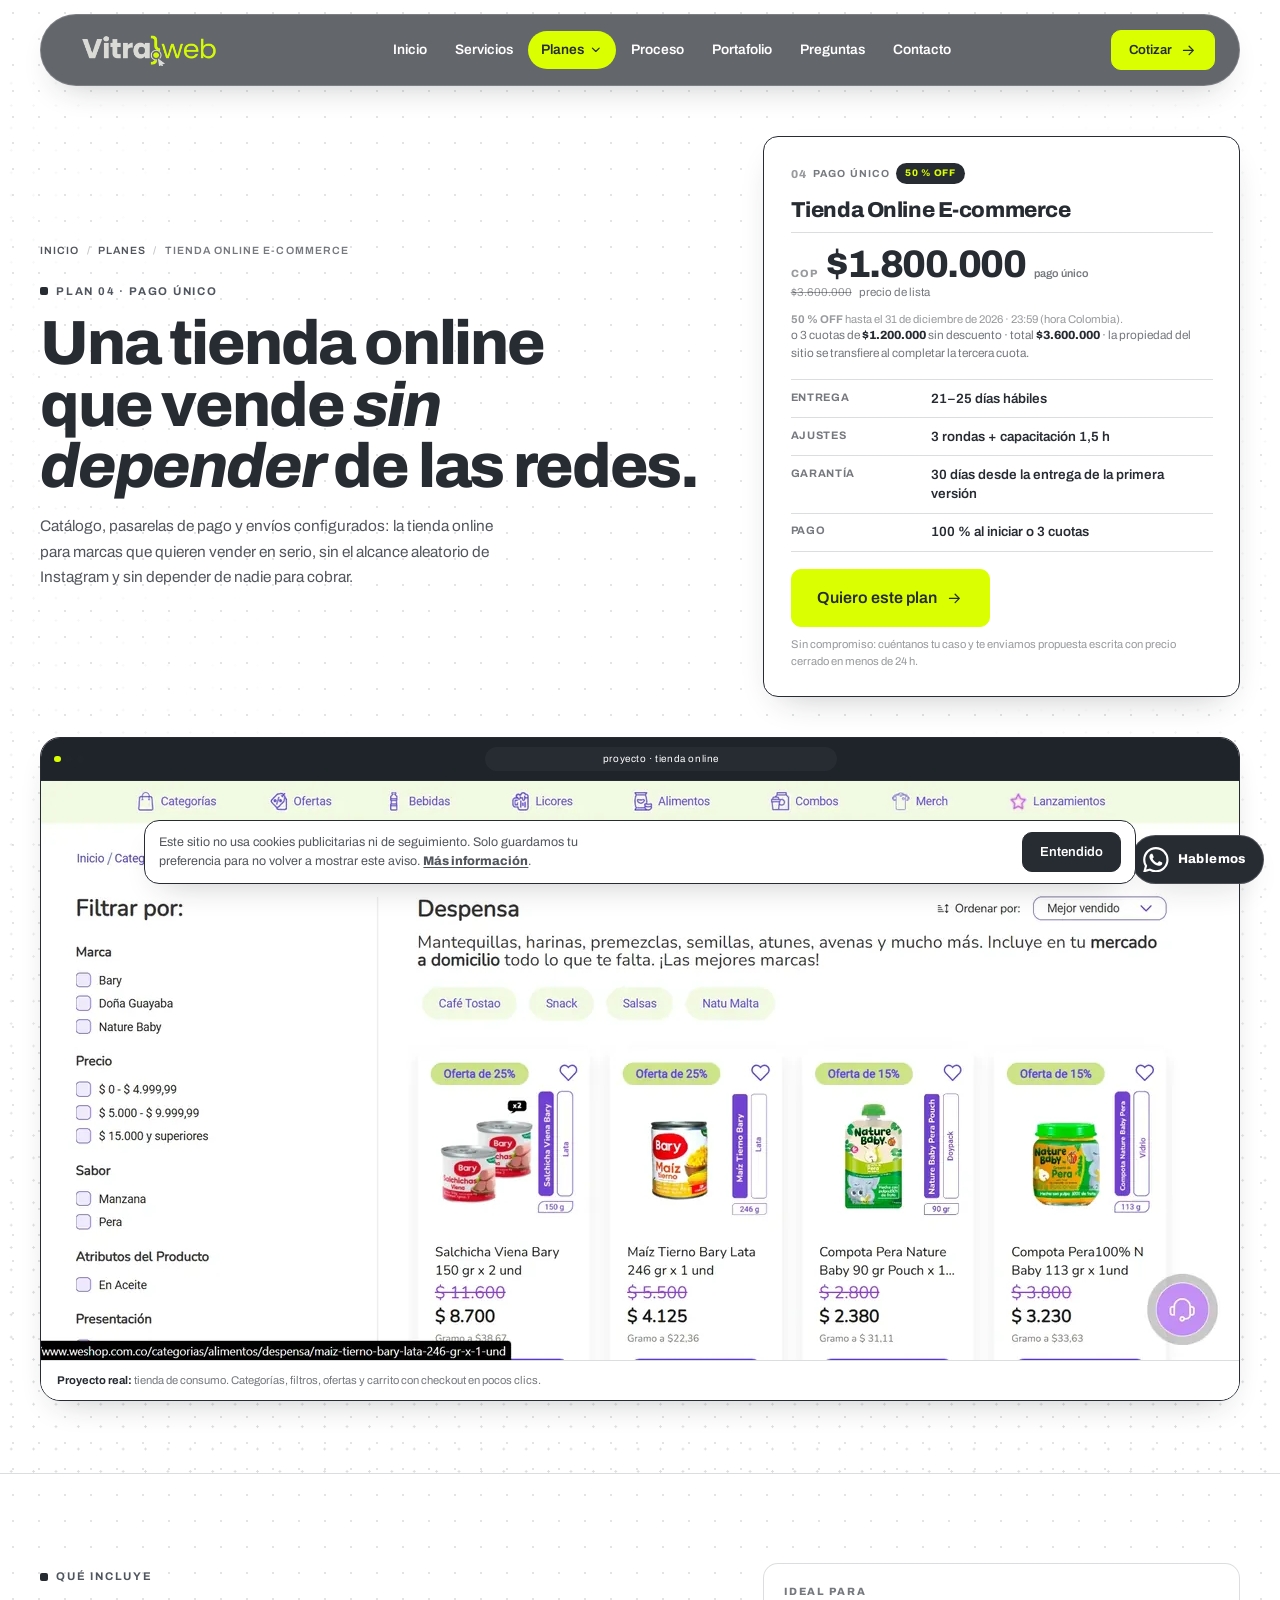
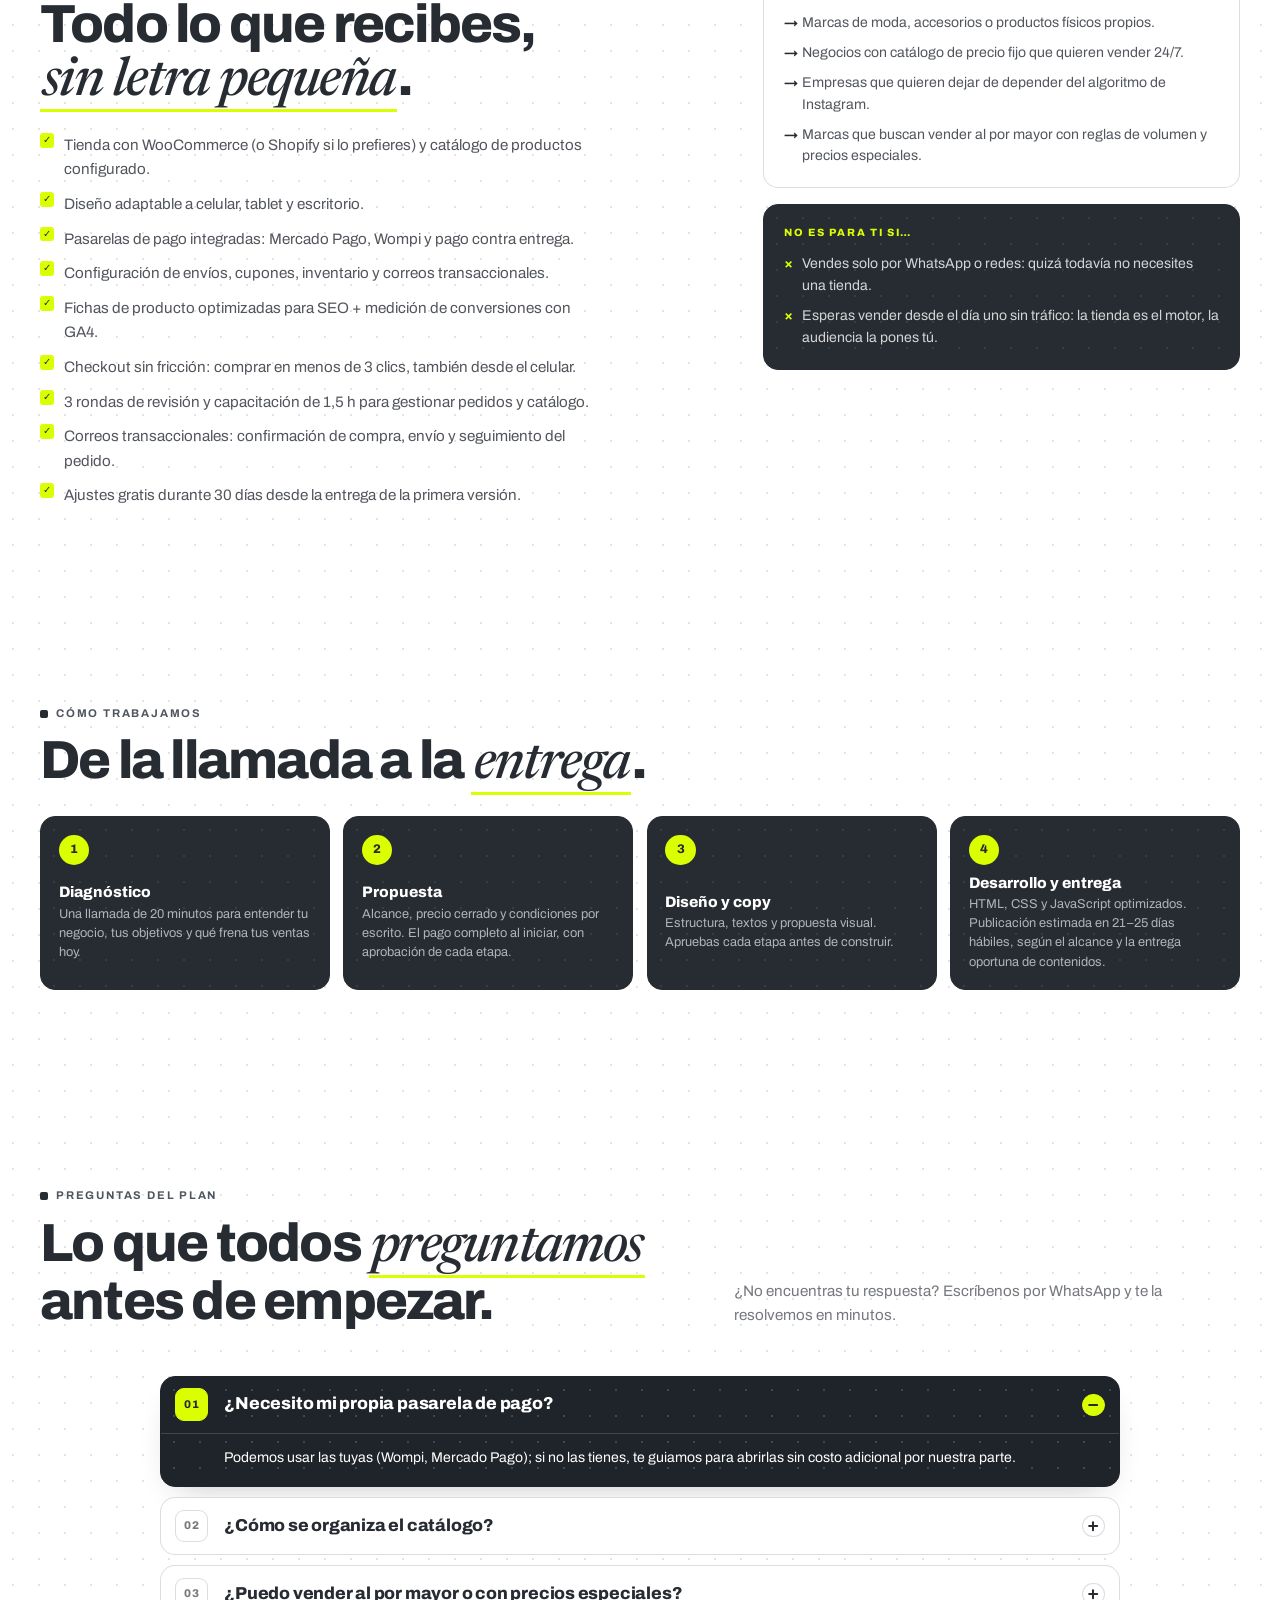
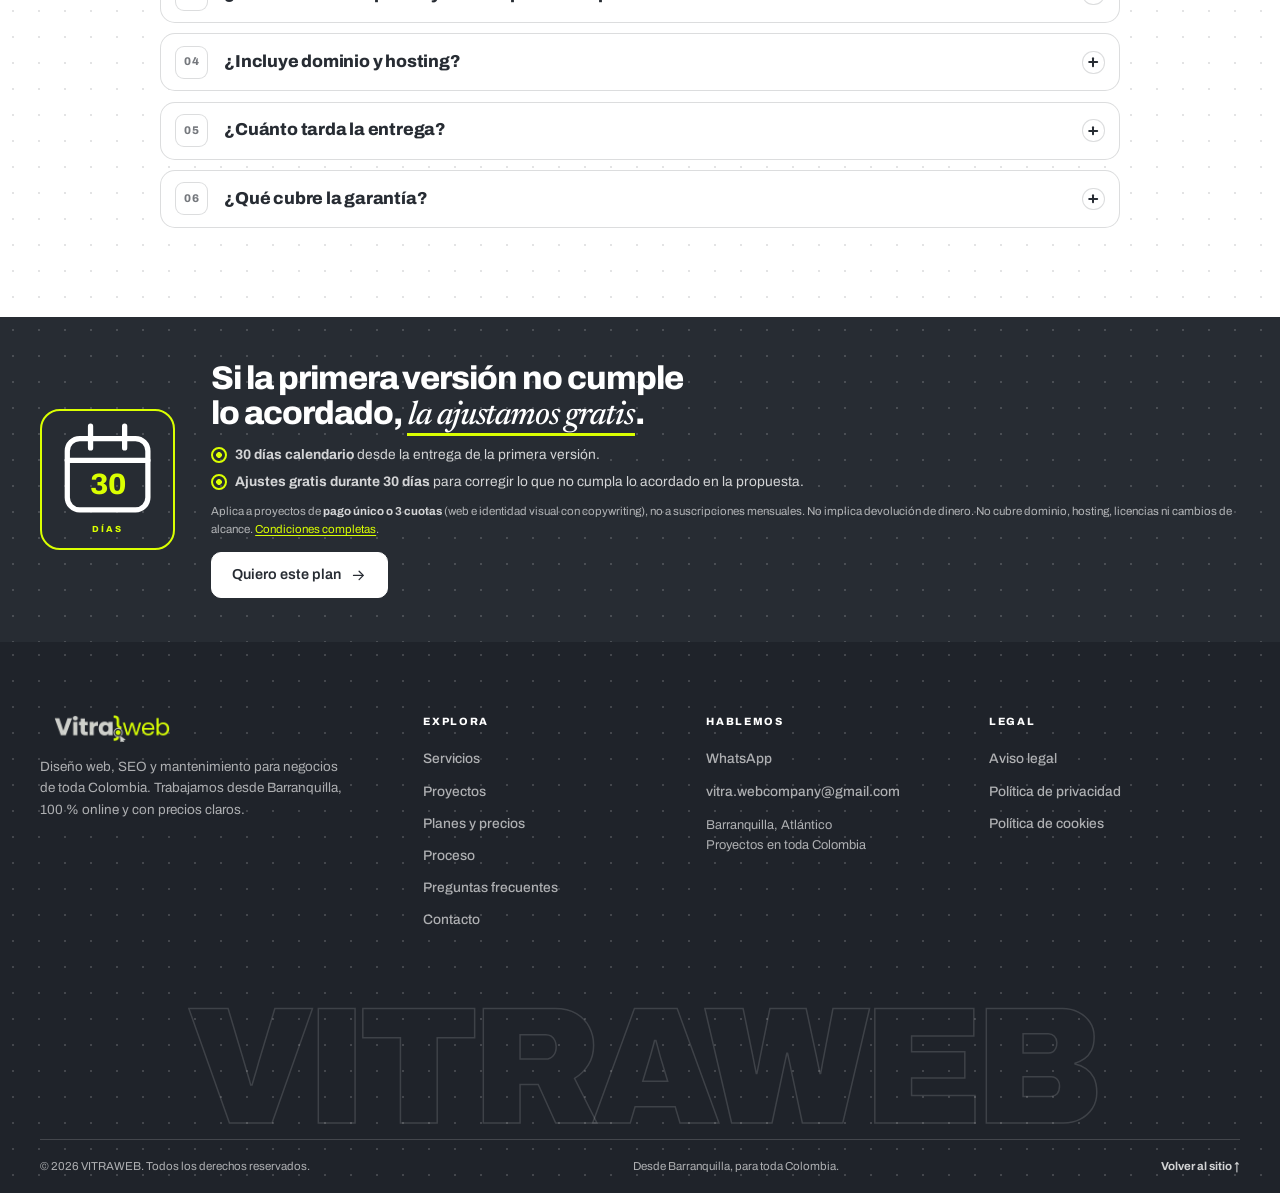
<file: VITRA.WEB/planes/tienda-online-e-commerce.html>
<!DOCTYPE html>
<html lang="es-CO" data-type="service">
<head>
  <meta charset="utf-8">
  <meta name="viewport" content="width=device-width, initial-scale=1">

  <title>Tienda Online E-commerce | VITRAWEB</title>
  <meta name="description" content="Tienda online con WooCommerce o Shopify, diseño adaptable a celular, tablet y escritorio, pasarelas de pago y envíos. Lista en 21–25 días hábiles.">
  <meta name="robots" content="index, follow, max-image-preview:large">
  <meta name="author" content="VITRAWEB">
  <meta name="theme-color" content="#FFFFFF">
  <meta name="format-detection" content="telephone=no">
  <link rel="canonical" href="https://vitraweb.co/planes/tienda-online-e-commerce.html">
  <link rel="alternate" hreflang="es-CO" href="https://vitraweb.co/planes/tienda-online-e-commerce.html">
  <link rel="alternate" hreflang="x-default" href="https://vitraweb.co/planes/tienda-online-e-commerce.html">

  <meta property="og:type" content="website">
  <meta property="og:site_name" content="VITRAWEB">
  <meta property="og:locale" content="es_CO">
  <meta property="og:title" content="Tienda Online E-commerce | VITRAWEB">
  <meta property="og:description" content="Tienda online con WooCommerce o Shopify, diseño adaptable a celular, tablet y escritorio, pasarelas de pago y envíos. Lista en 21–25 días hábiles.">
  <meta property="og:url" content="https://vitraweb.co/planes/tienda-online-e-commerce.html">
  <meta property="og:image" content="https://vitraweb.co/assets/img/og.webp">
  <meta property="og:image:width" content="1200">
  <meta property="og:image:height" content="630">
  <meta property="og:image:alt" content="Tienda Online E-commerce | VITRAWEB">
  <meta name="twitter:card" content="summary_large_image">
  <meta name="twitter:title" content="Tienda Online E-commerce | VITRAWEB">
  <meta name="twitter:description" content="Tienda online con WooCommerce o Shopify, diseño adaptable a celular, tablet y escritorio, pasarelas de pago y envíos. Lista en 21–25 días hábiles.">
  <meta name="twitter:image" content="https://vitraweb.co/assets/img/og.webp">

  <link rel="icon" href="../assets/img/favicon.ico" sizes="any">
  <link rel="icon" type="image/png" href="../assets/img/favicon-32.png" sizes="32x32">
  <link rel="icon" type="image/png" href="../assets/img/favicon-16.png" sizes="16x16">
  <link rel="icon" type="image/png" href="../assets/img/favicon-96.png" sizes="96x96">
  <link rel="apple-touch-icon" href="../assets/img/favicon-180.png">

  <link rel="preconnect" href="https://fonts.googleapis.com">
  <link rel="preconnect" href="https://fonts.gstatic.com" crossorigin>
  <link href="https://fonts.googleapis.com/css2?family=Archivo:ital,wght@0,400..900;1,400..900&family=Newsreader:ital,opsz,wght@1,6..72,400..600&display=swap" rel="stylesheet">

  <link rel="stylesheet" href="../css/style.css">
  <script src="../js/main.js" defer></script>
  <noscript>
    <style>
      [data-enter]{opacity:1 !important;animation:none !important}
      /* Sin JS no se puede saber si la promo sigue vigente: se muestra solo precio de lista. */
      [data-promo-only],[data-promo-price],.countdown,.plans__promo{display:none !important}
      [data-regular-price]{display:block !important}
      /* Ya finalizada, la barra solo contiene el aviso de cierre: debe verse sin JS. */
      .is-promo-ended .plans__promo{display:block !important}
    </style>
  </noscript>

  <script type="application/ld+json" id="plan-service-schema">
{
    "@context": "https://schema.org",
    "@type": "Service",
    "serviceType": "Diseño de tienda online",
    "name": "Tienda Online E-commerce",
    "url": "https://vitraweb.co/planes/tienda-online-e-commerce.html",
    "description": "Tienda online profesional con catálogo configurado y diseño adaptable a celular, tablet y escritorio: WooCommerce o Shopify, pasarelas de pago (Mercado Pago, Wompi, contra entrega), envíos, cupones e inventario.",
    "provider": {
        "@id": "https://vitraweb.co/#business"
    },
    "areaServed": {
        "@type": "Country",
        "name": "Colombia"
    },
    "offers": {
        "@type": "AggregateOffer",
        "url": "https://vitraweb.co/planes/tienda-online-e-commerce.html",
        "availability": "https://schema.org/InStock",
        "priceCurrency": "COP",
        "lowPrice": "1800000",
        "highPrice": "3600000",
        "offerCount": "1",
        "priceValidUntil": "2026-12-31"
    }
}
  </script>
  <script type="application/ld+json">
{
    "@context": "https://schema.org",
    "@type": "FAQPage",
    "mainEntity": [
        {
            "@type": "Question",
            "name": "¿Necesito mi propia pasarela de pago?",
            "acceptedAnswer": {
                "@type": "Answer",
                "text": "Podemos usar las tuyas (Wompi, Mercado Pago); si no las tienes, te guiamos para abrirlas sin costo adicional por nuestra parte."
            }
        },
        {
            "@type": "Question",
            "name": "¿Cómo se organiza el catálogo?",
            "acceptedAnswer": {
                "@type": "Answer",
                "text": "Configuramos el catálogo con tus productos y categorías, y te capacitamos para gestionarlo."
            }
        },
        {
            "@type": "Question",
            "name": "¿Puedo vender al por mayor o con precios especiales?",
            "acceptedAnswer": {
                "@type": "Answer",
                "text": "Sí. WooCommerce permite reglas de volumen y precios especiales por cliente o mayoreo."
            }
        },
        {
            "@type": "Question",
            "name": "¿Incluye dominio y hosting?",
            "acceptedAnswer": {
                "@type": "Answer",
                "text": "Se cobran aparte. El dominio se registra o se transfiere a tu nombre y se renueva cada año. Para una tienda recomendamos hosting profesional con SSL, copias de seguridad, rendimiento y soporte; no trabajamos tiendas críticas sobre hosting gratuito. Te ayudamos a elegir y configurar."
            }
        },
        {
            "@type": "Question",
            "name": "¿Cuánto tarda la entrega?",
            "acceptedAnswer": {
                "@type": "Answer",
                "text": "21–25 días hábiles desde que recibimos el pago, el catálogo y los accesos. El plazo es estimado y depende del número de productos, las pasarelas de pago y la entrega oportuna de fotos, textos y datos."
            }
        },
        {
            "@type": "Question",
            "name": "¿Qué cubre la garantía?",
            "acceptedAnswer": {
                "@type": "Answer",
                "text": "3 rondas de revisión incluidas. Ajustes gratis durante 30 días: 30 días calendario desde la entrega de la primera versión para corregir lo que no cumpla lo acordado en la propuesta. Aplica a proyectos de pago único o 3 cuotas (web e identidad visual con copywriting); no a suscripciones mensuales. No implica devolución de dinero ni cambios de alcance."
            }
        }
    ]
}
  </script>
</head>
<body>
  <a class="skip-link" href="#main">Saltar al contenido principal</a>

  <header class="site-header">
    <div class="container header__inner">
      <a class="brand" href="../index.html" aria-label="VITRAWEB, volver al inicio">
        <img src="../assets/img/logo-vitra-claro.webp" alt="VITRAWEB, estudio de diseño web para negocios de Colombia" width="616" height="120">
      </a>

      <input class="nav-check" type="checkbox" id="nav-check">
      <label class="nav-toggle" for="nav-check">
        <span class="nav-toggle__bars" aria-hidden="true"></span>
        <span class="sr-only">Abrir menú de navegación</span>
      </label>

      <nav class="primary-nav" id="primary-nav" aria-label="Navegación principal">
        <a href="../index.html">Inicio</a>
        <a href="../index.html#servicios">Servicios</a>
        <div class="nav-item nav-item--menu">
          <a href="../index.html#planes" class="nav-menu__toggle is-active" aria-current="location" aria-expanded="false" aria-controls="nav-menu-planes">Planes
            <svg class="nav-caret" viewBox="0 0 24 24" fill="none" stroke="currentColor" stroke-width="2" stroke-linecap="round" stroke-linejoin="round" aria-hidden="true" focusable="false"><path d="m6 9 6 6 6-6"/></svg>
          </a>
          <div class="nav-menu" id="nav-menu-planes" role="navigation" aria-label="Planes y precios">
            <p class="nav-menu__eyebrow">Pago único · 50 % OFF</p>
            <a class="nav-menu__item" href="../planes/analisis-de-datos.html"><span class="nav-menu__name">Análisis de datos</span><span class="nav-menu__price">$540.000</span></a>
            <a class="nav-menu__item" href="../planes/landing-page-express.html"><span class="nav-menu__name">Landing Page Express</span><span class="nav-menu__price">$450.000</span></a>
            <a class="nav-menu__item" href="../planes/identidad-visual-copywriting.html"><span class="nav-menu__name">Identidad Visual + Copywriting</span><span class="nav-menu__price">$600.000</span></a>
            <a class="nav-menu__item" href="../planes/web-corporativa-360.html"><span class="nav-menu__name">Web Corporativa 360</span><span class="nav-menu__price">$1.200.000</span></a>
            <a class="nav-menu__item" href="../planes/tienda-online-e-commerce.html"><span class="nav-menu__name">Tienda Online E-commerce</span><span class="nav-menu__price">$1.800.000</span></a>
            <p class="nav-menu__eyebrow">Suscripción mensual · cancelable</p>
            <a class="nav-menu__item" href="../planes/chatbot-mantenimiento.html"><span class="nav-menu__name">Chatbot + Mantenimiento</span><span class="nav-menu__price">$390.000/mes</span></a>
            <a class="nav-menu__item" href="../planes/seo-google-business.html"><span class="nav-menu__name">SEO + Google Business</span><span class="nav-menu__price">$490.000/mes</span></a>
            <a class="nav-menu__all" href="../index.html#planes">Ver todos los planes y precios <svg class="btn__arrow" viewBox="0 0 24 24" fill="none" stroke="currentColor" stroke-width="1.8" stroke-linecap="round" stroke-linejoin="round" aria-hidden="true" focusable="false"><path d="M5 12h13"/><path d="m13 6 6 6-6 6"/></svg></a>
          </div>
        </div>
        <a href="../index.html#proceso">Proceso</a>
        <a href="../index.html#proyectos">Portafolio</a>
        <a href="../index.html#faq">Preguntas</a>
        <a href="../index.html#contacto">Contacto</a>
        <a class="btn btn--ink btn--sm primary-nav__cta" href="https://wa.me/573003100691?text=Hola%20VITRAWEB%2C%20quiero%20cotizar%20el%20plan%20Tienda%20Online%20E-commerce." target="_blank" rel="noopener">
          Cotizar
          <svg class="btn__arrow" viewBox="0 0 24 24" fill="none" stroke="currentColor" stroke-width="1.8" stroke-linecap="round" stroke-linejoin="round" aria-hidden="true" focusable="false"><path d="M5 12h13"/><path d="m13 6 6 6-6 6"/></svg>
        </a>
      </nav>

      <a class="btn btn--ink btn--sm header__cta" href="https://wa.me/573003100691?text=Hola%20VITRAWEB%2C%20quiero%20cotizar%20el%20plan%20Tienda%20Online%20E-commerce." target="_blank" rel="noopener">
        Cotizar
        <svg class="btn__arrow" viewBox="0 0 24 24" fill="none" stroke="currentColor" stroke-width="1.8" stroke-linecap="round" stroke-linejoin="round" aria-hidden="true" focusable="false"><path d="M5 12h13"/><path d="m13 6 6 6-6 6"/></svg>
      </a>
    </div>
  </header>

  <main id="main">
    <section class="plan-hero" aria-labelledby="plan-title">
      <div class="container plan-hero__grid">
        <div class="plan-hero__copy">
          <nav class="breadcrumb" aria-label="Ruta de navegación">
            <a href="../index.html">Inicio</a>
            <span aria-hidden="true">/</span>
            <a href="../index.html#planes">Planes</a>
            <span aria-hidden="true">/</span>
            <span>Tienda Online E-commerce</span>
          </nav>

          <p class="eyebrow" data-enter style="--delay:.05s"><span class="eyebrow__dot" aria-hidden="true"></span> Plan 04 · Pago único</p>
          <h1 class="plan-hero__title" id="plan-title" data-enter style="--delay:.14s">Una tienda online que vende <em>sin depender</em> de las redes.</h1>
          <p class="plan-hero__lead" data-enter style="--delay:.24s">Catálogo, pasarelas de pago y envíos configurados: la tienda online para marcas que quieren vender en serio, sin el alcance aleatorio de Instagram y sin depender de nadie para cobrar.</p>
        </div>

        <aside class="plan-hero__card" aria-label="Precio y condiciones del plan" data-enter style="--delay:.2s">
          <p class="plan__kicker"><span class="plan__index" aria-hidden="true">04</span><span class="plan__type">Pago único</span><span class="plan__badge" data-promo-only>50&nbsp;% OFF</span></p>
          <h2 class="plan-hero__card-name">Tienda Online E-commerce</h2>

          <p class="plan__amount" data-promo-price><span class="plan__currency">COP</span><span class="plan__value">$1.800.000</span><span class="plan__period">pago único</span></p>
          <p class="plan__amount" data-regular-price hidden><span class="plan__currency">COP</span><span class="plan__value">$3.600.000</span><span class="plan__period">pago único</span></p>
          <p class="plan__compare" data-promo-only><s>$3.600.000</s> precio de lista</p>
          <p class="plan-hero__note" data-promo-only><strong>50&nbsp;% OFF</strong> hasta el 31 de diciembre de 2026 · 23:59 (hora Colombia).</p>
          <p class="plan__installment">o 3 cuotas de <strong>$1.200.000</strong> sin descuento · total <strong>$3.600.000</strong> · la propiedad del sitio se transfiere al completar la tercera cuota.</p>

          <dl class="plan-hero__facts">
            <div class="plan-hero__fact"><dt>Entrega</dt><dd>21–25 días hábiles</dd></div>
            <div class="plan-hero__fact"><dt>Ajustes</dt><dd>3 rondas + capacitación 1,5 h</dd></div>
            <div class="plan-hero__fact"><dt>Garantía</dt><dd>30 días desde la entrega de la primera versión</dd></div>
            <div class="plan-hero__fact"><dt>Pago</dt><dd>100 % al iniciar o 3 cuotas</dd></div>
          </dl>

          <a class="btn btn--lime btn--xl" href="https://wa.me/573003100691?text=Hola%20VITRAWEB%2C%20quiero%20cotizar%20el%20plan%20Tienda%20Online%20E-commerce." target="_blank" rel="noopener">
            Quiero este plan
            <svg class="btn__arrow" viewBox="0 0 24 24" fill="none" stroke="currentColor" stroke-width="1.8" stroke-linecap="round" stroke-linejoin="round" aria-hidden="true" focusable="false"><path d="M5 12h13"/><path d="m13 6 6 6-6 6"/></svg>
          </a>
          <p class="plan-hero__note">Sin compromiso: cuéntanos tu caso y te enviamos propuesta escrita con precio cerrado en menos de 24 h.</p>
          <div class="sr-only" data-countdown data-deadline="2026-12-31T23:59:59-05:00" aria-hidden="true">
            <span data-countdown-days>00</span>
            <span data-countdown-hours>00</span>
            <span data-countdown-minutes>00</span>
            <span data-countdown-seconds>00</span>
          </div>
          <p class="plan-hero__note" data-countdown-ended hidden><strong>Promoción finalizada.</strong> Estos son los precios de lista vigentes; la suscripción mensual y el pago en 3 cuotas no cambiaron.</p>
        </aside>
      </div>

      <div class="container">
        <figure class="plan-hero__photo plan-hero__photo--shot" data-enter style="--delay:.3s">
          <div class="plan-hero__chrome" aria-hidden="true">
            <span class="plan-hero__dots"><i></i><i></i><i></i></span>
            <span class="plan-hero__chrome-url">proyecto · tienda online</span>
          </div>
          <img src="../assets/img/portfolio-tienda-online.webp" alt="Tienda online con categorías, filtros y carrito desarrollada por VITRAWEB para una marca de consumo" width="1200" height="579" loading="lazy" decoding="async">
          <figcaption class="plan-hero__caption"><strong>Proyecto real:</strong> tienda de consumo. Categorías, filtros, ofertas y carrito con checkout en pocos clics.</figcaption>
        </figure>
      </div>
    </section>

    <section class="plan-includes" aria-labelledby="includes-title">
      <div class="container plan-includes__grid">
        <div>
          <p class="eyebrow"><span class="eyebrow__dot" aria-hidden="true"></span> Qué incluye</p>
          <h2 class="section-head__title" id="includes-title">Todo lo que recibes, <em>sin letra pequeña</em>.</h2>
          <ul class="plan-includes__list">
              <li>Tienda con WooCommerce (o Shopify si lo prefieres) y catálogo de productos configurado.</li>
              <li>Diseño adaptable a celular, tablet y escritorio.</li>
              <li>Pasarelas de pago integradas: Mercado Pago, Wompi y pago contra entrega.</li>
              <li>Configuración de envíos, cupones, inventario y correos transaccionales.</li>
              <li>Fichas de producto optimizadas para SEO + medición de conversiones con GA4.</li>
              <li>Checkout sin fricción: comprar en menos de 3 clics, también desde el celular.</li>
              <li>3 rondas de revisión y capacitación de 1,5 h para gestionar pedidos y catálogo.</li>
              <li>Correos transaccionales: confirmación de compra, envío y seguimiento del pedido.</li>
              <li>Ajustes gratis durante 30 días desde la entrega de la primera versión.</li>
          </ul>
        </div>

        <aside class="plan-includes__aside" aria-label="Detalle del plan">
          <div class="plan-aside">
            <p class="plan-aside__title">Ideal para</p>
            <ul class="plan-aside__list">
            <li>Marcas de moda, accesorios o productos físicos propios.</li>
            <li>Negocios con catálogo de precio fijo que quieren vender 24/7.</li>
            <li>Empresas que quieren dejar de depender del algoritmo de Instagram.</li>
            <li>Marcas que buscan vender al por mayor con reglas de volumen y precios especiales.</li>
            </ul>
          </div>
          <div class="plan-aside plan-aside--warn">
            <p class="plan-aside__title">No es para ti si…</p>
            <ul class="plan-aside__list">
              <li>Vendes solo por WhatsApp o redes: quizá todavía no necesites una tienda.</li>
              <li>Esperas vender desde el día uno sin tráfico: la tienda es el motor, la audiencia la pones tú.</li>
            </ul>
          </div>
        </aside>
      </div>
    </section>

    <section class="proceso" aria-labelledby="process-title">
      <div class="container">
        <p class="eyebrow"><span class="eyebrow__dot" aria-hidden="true"></span> Cómo trabajamos</p>
        <h2 class="section-head__title" id="process-title">De la llamada a la <em>entrega</em>.</h2>

        <ol class="plan-steps">
          <li class="plan-step"><span class="plan-step__num" aria-hidden="true">1</span><div><h3 class="plan-step__title">Diagnóstico</h3><p class="plan-step__text">Una llamada de 20 minutos para entender tu negocio, tus objetivos y qué frena tus ventas hoy.</p></div></li>
          <li class="plan-step"><span class="plan-step__num" aria-hidden="true">2</span><div><h3 class="plan-step__title">Propuesta</h3><p class="plan-step__text">Alcance, precio cerrado y condiciones por escrito. El pago completo al iniciar, con aprobación de cada etapa.</p></div></li>
          <li class="plan-step"><span class="plan-step__num" aria-hidden="true">3</span><div><h3 class="plan-step__title">Diseño y copy</h3><p class="plan-step__text">Estructura, textos y propuesta visual. Apruebas cada etapa antes de construir.</p></div></li>
          <li class="plan-step"><span class="plan-step__num" aria-hidden="true">4</span><div><h3 class="plan-step__title">Desarrollo y entrega</h3><p class="plan-step__text">HTML, CSS y JavaScript optimizados. Publicación estimada en 21–25 días hábiles, según el alcance y la entrega oportuna de contenidos.</p></div></li>
        </ol>
      </div>
    </section>

    <section class="faq" aria-labelledby="faq-title">
      <div class="container">
        <div class="section-head">
          <div class="section-head__lead">
            <p class="eyebrow"><span class="eyebrow__dot" aria-hidden="true"></span> Preguntas del plan</p>
            <h2 class="section-head__title" id="faq-title">Lo que todos <em>preguntamos</em> antes de empezar.</h2>
          </div>
          <div class="section-head__aside">
            <p>¿No encuentras tu respuesta? Escríbenos por WhatsApp y te la resolvemos en minutos.</p>
          </div>
        </div>

        <div class="faq__grid">
          <details class="faq__item" open>
            <summary class="faq__summary">
              <span class="faq__index" aria-hidden="true">01</span>
              <span class="faq__question">¿Necesito mi propia pasarela de pago?</span>
              <span class="faq__icon" aria-hidden="true"></span>
            </summary>
            <p class="faq__answer">Podemos usar las tuyas (Wompi, Mercado Pago); si no las tienes, te guiamos para abrirlas sin costo adicional por nuestra parte.</p>
          </details>

          <details class="faq__item">
            <summary class="faq__summary">
              <span class="faq__index" aria-hidden="true">02</span>
              <span class="faq__question">¿Cómo se organiza el catálogo?</span>
              <span class="faq__icon" aria-hidden="true"></span>
            </summary>
            <p class="faq__answer">Configuramos el catálogo con tus productos y categorías, y te capacitamos para gestionarlo.</p>
          </details>

          <details class="faq__item">
            <summary class="faq__summary">
              <span class="faq__index" aria-hidden="true">03</span>
              <span class="faq__question">¿Puedo vender al por mayor o con precios especiales?</span>
              <span class="faq__icon" aria-hidden="true"></span>
            </summary>
            <p class="faq__answer">Sí. WooCommerce permite reglas de volumen y precios especiales por cliente o mayoreo.</p>
          </details>

          <details class="faq__item">
            <summary class="faq__summary">
              <span class="faq__index" aria-hidden="true">04</span>
              <span class="faq__question">¿Incluye dominio y hosting?</span>
              <span class="faq__icon" aria-hidden="true"></span>
            </summary>
            <p class="faq__answer">Se cobran aparte. El dominio se registra o se transfiere a tu nombre y se renueva cada año. Para una tienda recomendamos hosting profesional con SSL, copias de seguridad, rendimiento y soporte; no trabajamos tiendas críticas sobre hosting gratuito. Te ayudamos a elegir y configurar.</p>
          </details>

          <details class="faq__item">
            <summary class="faq__summary">
              <span class="faq__index" aria-hidden="true">05</span>
              <span class="faq__question">¿Cuánto tarda la entrega?</span>
              <span class="faq__icon" aria-hidden="true"></span>
            </summary>
            <p class="faq__answer">21–25 días hábiles desde que recibimos el pago, el catálogo y los accesos. El plazo es estimado y depende del número de productos, las pasarelas de pago y la entrega oportuna de fotos, textos y datos.</p>
          </details>

          <details class="faq__item">
            <summary class="faq__summary">
              <span class="faq__index" aria-hidden="true">06</span>
              <span class="faq__question">¿Qué cubre la garantía?</span>
              <span class="faq__icon" aria-hidden="true"></span>
            </summary>
            <p class="faq__answer">3 rondas de revisión incluidas. Ajustes gratis durante 30 días: 30 días calendario desde la entrega de la primera versión para corregir lo que no cumpla lo acordado en la propuesta. Aplica a proyectos de pago único o 3 cuotas (web e identidad visual con copywriting); no a suscripciones mensuales. No implica devolución de dinero ni cambios de alcance.</p>
          </details>
        </div>
      </div>
    </section>

    <section class="garantia" aria-label="Garantía VITRAWEB de 30 días en proyectos de pago único o 3 cuotas">
      <div class="container garantia__inner">
        <div class="garantia__seal" aria-hidden="true">
          <svg class="garantia__cal" viewBox="0 0 64 64" focusable="false" aria-hidden="true">
            <rect x="6" y="12" width="52" height="46" rx="8"/>
            <path d="M6 26h52M21 4v14M43 4v14"/>
            <text class="garantia__calnum" x="32" y="48" text-anchor="middle">30</text>
          </svg>
          <span class="garantia__seal-label">días</span>
        </div>
        <div class="garantia__body">
          <h2 class="garantia__title">Si la primera versión no cumple lo acordado, <em>la ajustamos gratis</em>.</h2>
          <ul class="garantia__list">
            <li><strong>30 días calendario</strong> desde la entrega de la primera versión.</li>
            <li><strong>Ajustes gratis durante 30 días</strong> para corregir lo que no cumpla lo acordado en la propuesta.</li>
          </ul>
          <p class="garantia__small">Aplica a proyectos de <strong>pago único o 3 cuotas</strong> (web e identidad visual con copywriting), no a suscripciones mensuales. No implica devolución de dinero. No cubre dominio, hosting, licencias ni cambios de alcance. <a href="../legal/aviso-legal.html">Condiciones completas</a>.</p>
          <a class="btn btn--paper garantia__cta" href="https://wa.me/573003100691?text=Hola%20VITRAWEB%2C%20quiero%20cotizar%20el%20plan%20Tienda%20Online%20E-commerce." target="_blank" rel="noopener">
            Quiero este plan
            <svg class="btn__arrow" viewBox="0 0 24 24" fill="none" stroke="currentColor" stroke-width="1.8" stroke-linecap="round" stroke-linejoin="round" aria-hidden="true" focusable="false"><path d="M5 12h13"/><path d="m13 6 6 6-6 6"/></svg>
          </a>
        </div>
      </div>
    </section>
  </main>

  <footer class="site-footer">
    <div class="container">
      <div class="footer__top">
        <div class="footer__brand">
          <a class="brand" href="../index.html" aria-label="VITRAWEB, volver al inicio">
            <img src="../assets/img/logo-vitra-claro.webp" alt="VITRAWEB, estudio de diseño web para negocios de Colombia" width="616" height="120" loading="lazy">
          </a>
          <p>Diseño web, SEO y mantenimiento para negocios de toda Colombia. Trabajamos desde Barranquilla, 100&nbsp;% online y con precios claros.</p>
          
        </div>

        <nav class="footer__nav" aria-label="Navegación del pie de página">
          <p class="footer__title">Explora</p>
          <a href="../index.html#servicios">Servicios</a>
          <a href="../index.html#proyectos">Proyectos</a>
          <a href="../index.html#planes">Planes y precios</a>
          <a href="../index.html#proceso">Proceso</a>
          <a href="../index.html#faq">Preguntas frecuentes</a>
          <a href="../index.html#contacto">Contacto</a>
        </nav>

        <div class="footer__contact">
          <p class="footer__title">Hablemos</p>
          <a href="https://wa.me/573003100691?text=Hola%20VITRAWEB%2C%20quiero%20informaci%C3%B3n%20sobre%20dise%C3%B1o%20web." target="_blank" rel="noopener">WhatsApp</a>
          <a href="mailto:vitra.webcompany@gmail.com" data-copy-email="vitra.webcompany@gmail.com">vitra.webcompany@gmail.com</a>
          <p>Barranquilla, Atlántico<br>Proyectos en toda Colombia</p>
        </div>

        <div class="footer__legal">
          <p class="footer__title">Legal</p>
          <a href="../legal/aviso-legal.html">Aviso legal</a>
          <a href="../legal/politica-privacidad.html">Política de privacidad</a>
          <a href="../legal/politica-cookies.html">Política de cookies</a>
        </div>
      </div>

      <div class="footer__word" aria-hidden="true">VITRAWEB</div>

      <div class="footer__bottom">
        <p>© <span data-year>2026</span> VITRAWEB. Todos los derechos reservados.</p>
        <p>Desde Barranquilla, para toda Colombia.</p>
        <a class="footer__top-link" href="../index.html">Volver al sitio ↑</a>
      </div>
    </div>
  </footer>

  <a class="whatsapp-float" href="https://wa.me/573003100691?text=Hola%20VITRAWEB%2C%20quiero%20cotizar%20el%20plan%20Tienda%20Online%20E-commerce." target="_blank" rel="noopener" aria-label="Escribir a VITRAWEB por WhatsApp">
    <svg viewBox="0 0 24 24" fill="currentColor" aria-hidden="true" focusable="false"><path d="M17.472 14.382c-.297-.149-1.758-.867-2.03-.967-.273-.099-.471-.148-.67.15-.197.297-.767.966-.94 1.164-.173.199-.347.223-.644.075-.297-.15-1.255-.463-2.39-1.475-.883-.788-1.48-1.761-1.653-2.059-.173-.297-.018-.458.13-.606.134-.133.297-.347.446-.52.149-.174.198-.298.298-.497.099-.198.05-.371-.025-.52-.075-.149-.669-1.612-.916-2.207-.242-.579-.487-.5-.669-.51-.173-.008-.371-.01-.57-.01-.198 0-.52.074-.792.372-.272.297-1.04 1.016-1.04 2.479 0 1.462 1.065 2.875 1.213 3.074.149.198 2.096 3.2 5.077 4.487.709.306 1.262.489 1.694.625.712.227 1.36.195 1.871.118.571-.085 1.758-.719 2.006-1.413.248-.694.248-1.289.173-1.413-.074-.124-.272-.198-.57-.347m-5.421 7.403h-.004a9.87 9.87 0 01-5.031-1.378l-.361-.214-3.741.982.998-3.648-.235-.374a9.86 9.86 0 01-1.51-5.26c.001-5.45 4.436-9.884 9.888-9.884 2.64 0 5.122 1.03 6.988 2.898a9.825 9.825 0 012.893 6.994c-.003 5.45-4.437 9.884-9.885 9.884m8.413-18.297A11.815 11.815 0 0012.05 0C5.495 0 .16 5.335.157 11.892c0 2.096.547 4.142 1.588 5.945L.057 24l6.305-1.654a11.882 11.882 0 005.683 1.448h.005c6.554 0 11.89-5.335 11.893-11.893a11.821 11.821 0 00-3.48-8.413Z"/></svg>
    <span class="whatsapp-float__label" aria-hidden="true">Hablemos</span>
  </a>

  <div class="toast" data-toast role="status" aria-live="polite" hidden>
    <span class="toast__dot" aria-hidden="true"></span>
    <p class="toast__text" data-toast-text></p>
    <button class="toast__close" type="button" data-toast-close aria-label="Cerrar aviso">×</button>
  </div>

  <div class="cookie-banner" data-cookie-banner hidden>
    <div class="cookie-banner__inner">
      <p>Este sitio no usa cookies publicitarias ni de seguimiento. Solo guardamos tu preferencia para no volver a mostrar este aviso. <a href="../legal/politica-cookies.html">Más información</a>.</p>
      <button class="btn btn--ink btn--sm" type="button" data-cookie-accept>Entendido</button>
    </div>
  </div>
</body>
</html>
</file>
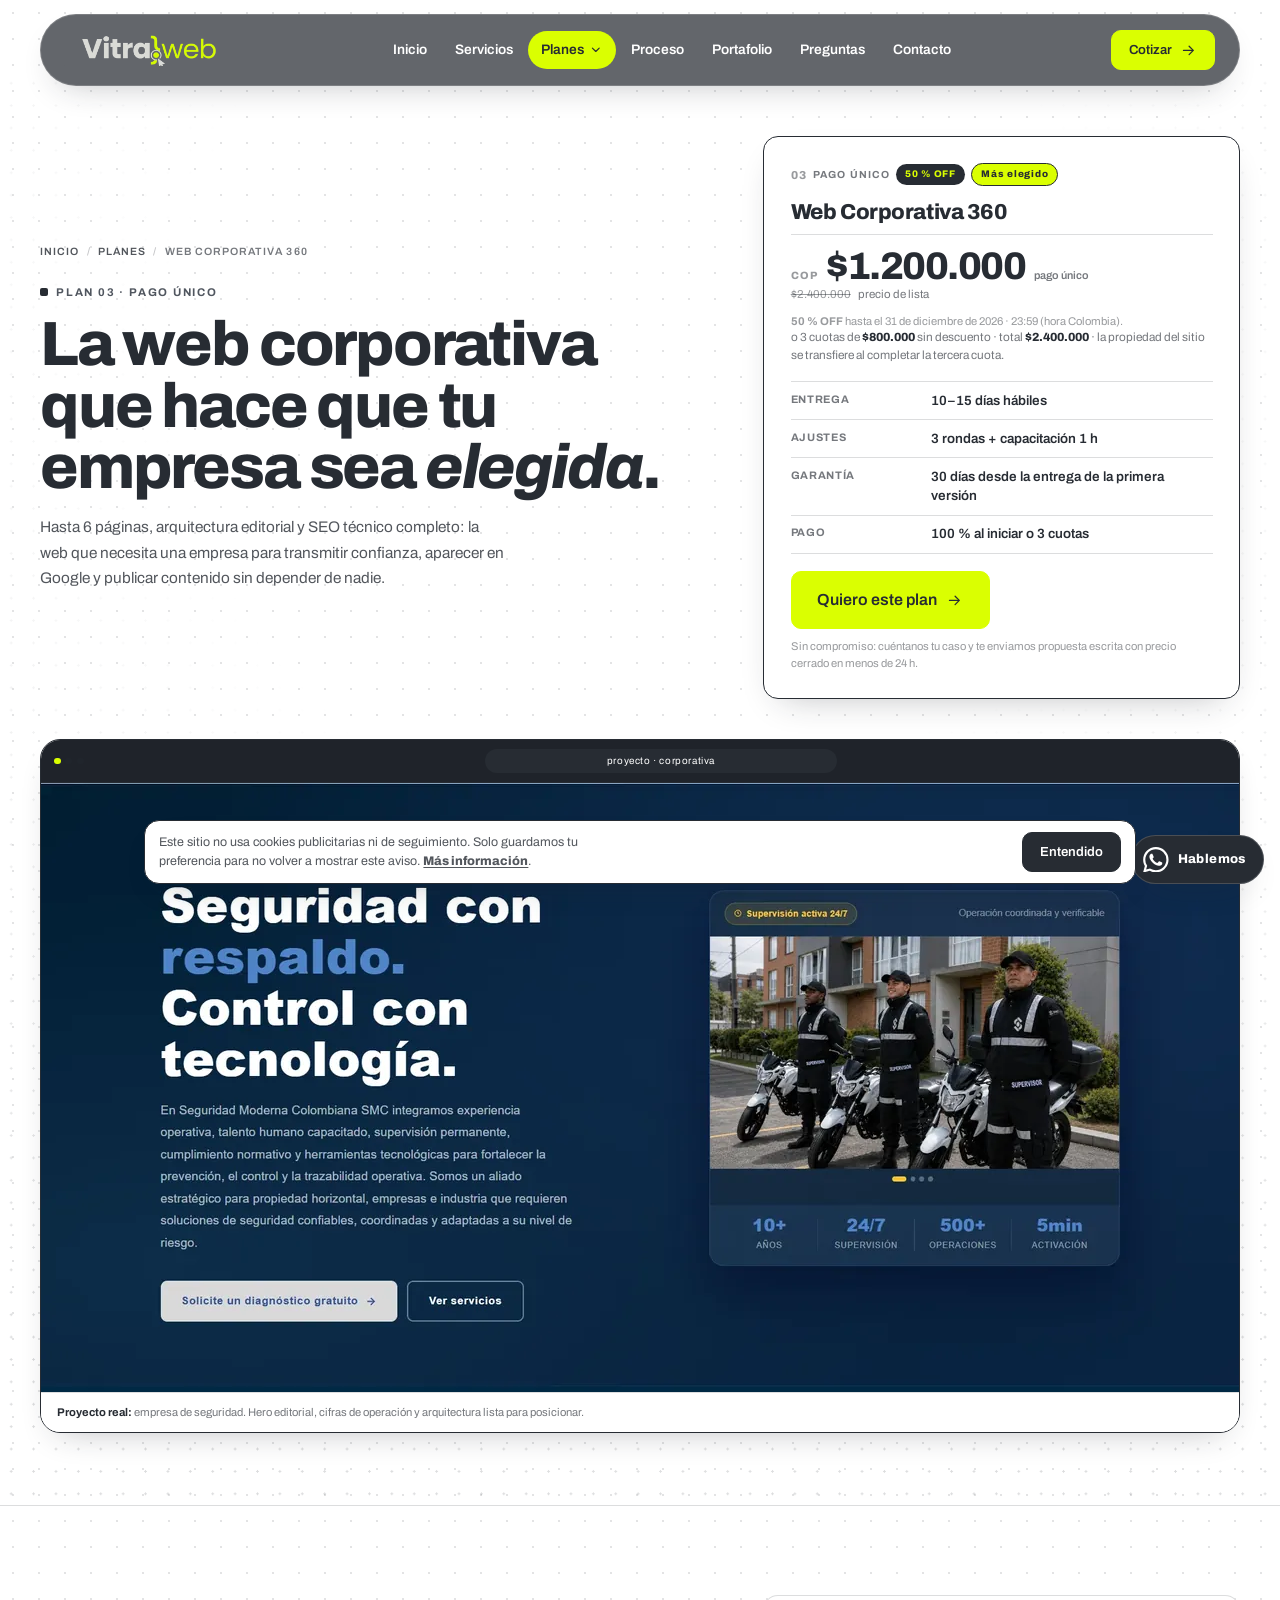
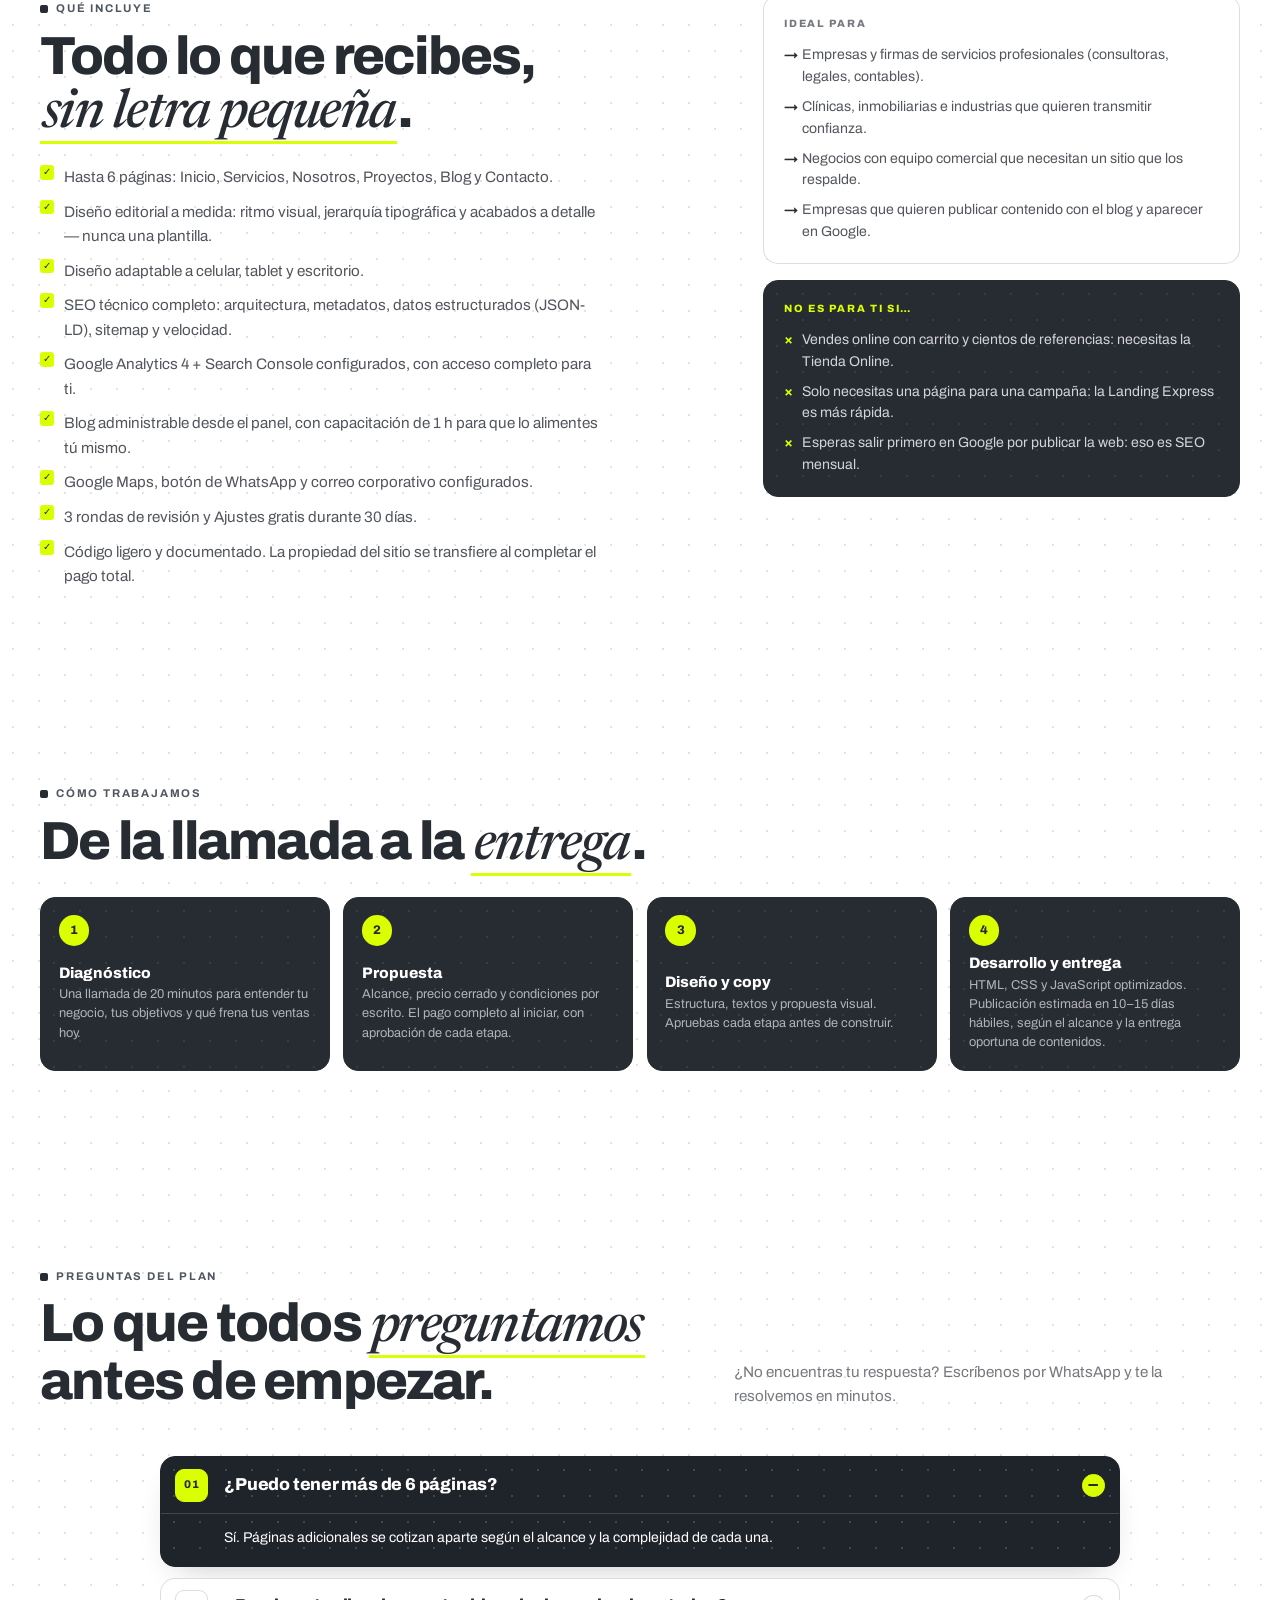
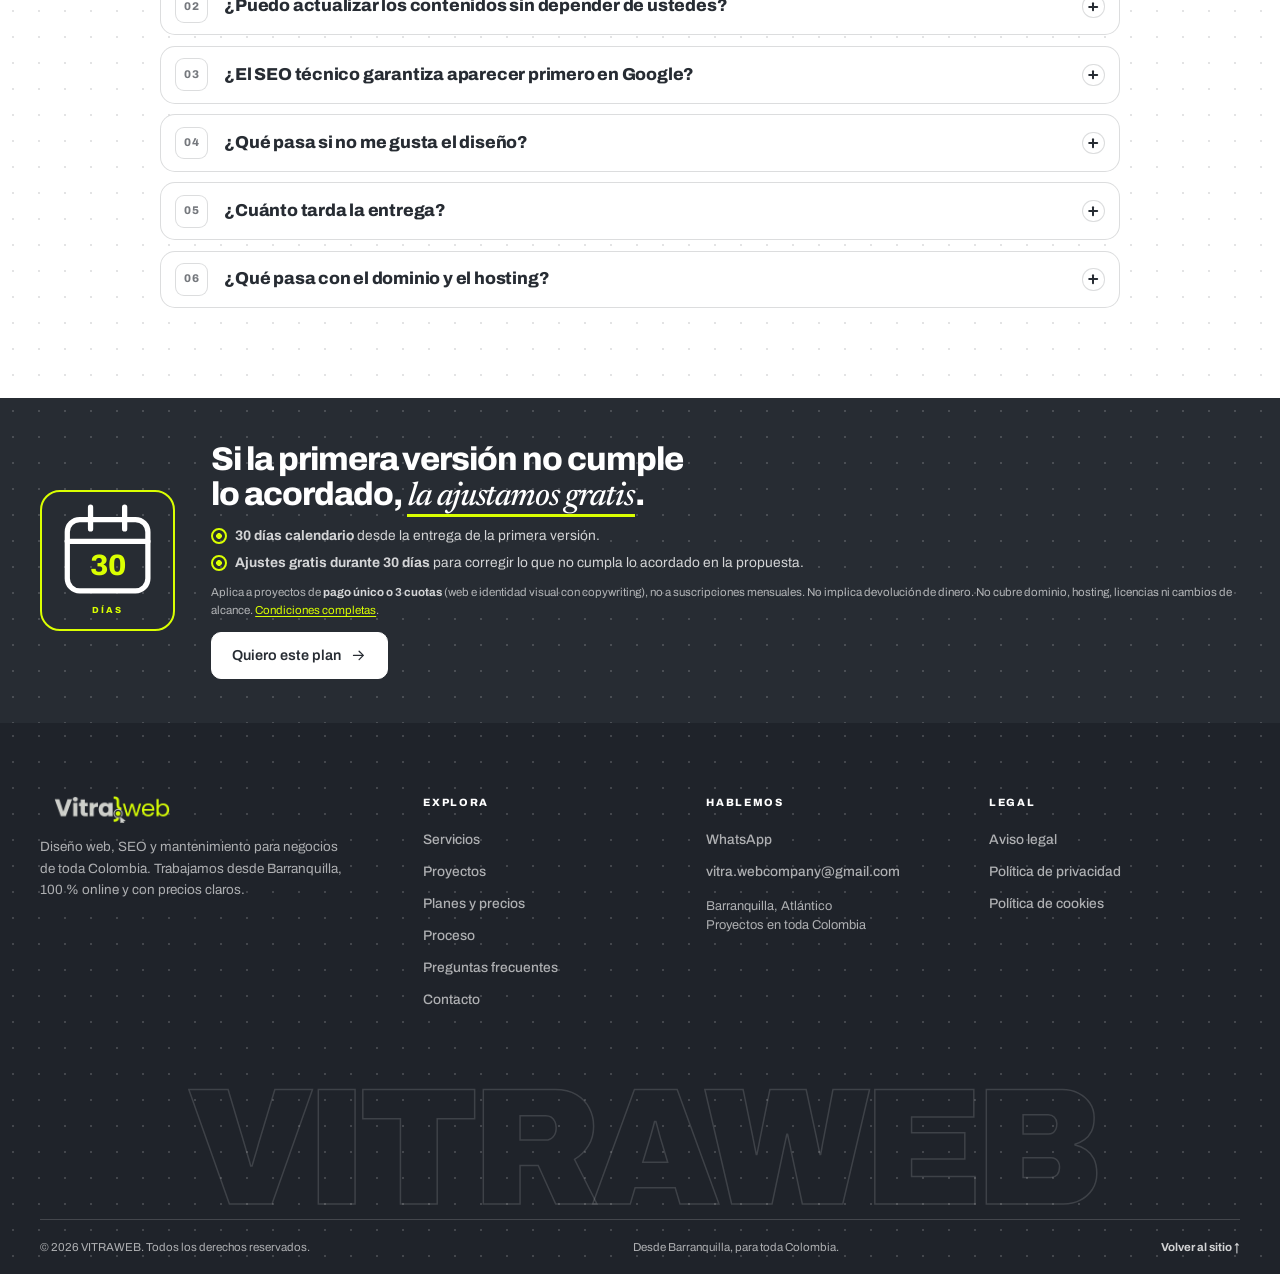
<file: VITRA.WEB/planes/web-corporativa-360.html>
<!DOCTYPE html>
<html lang="es-CO" data-type="service">
<head>
  <meta charset="utf-8">
  <meta name="viewport" content="width=device-width, initial-scale=1">

  <title>Web Corporativa 360 para empresas | VITRAWEB</title>
  <meta name="description" content="Hasta 6 páginas, diseño editorial adaptable a celular, tablet y escritorio, SEO técnico, blog y Analytics. Web corporativa en 10–15 días hábiles.">
  <meta name="robots" content="index, follow, max-image-preview:large">
  <meta name="author" content="VITRAWEB">
  <meta name="theme-color" content="#FFFFFF">
  <meta name="format-detection" content="telephone=no">
  <link rel="canonical" href="https://vitraweb.co/planes/web-corporativa-360.html">
  <link rel="alternate" hreflang="es-CO" href="https://vitraweb.co/planes/web-corporativa-360.html">
  <link rel="alternate" hreflang="x-default" href="https://vitraweb.co/planes/web-corporativa-360.html">

  <meta property="og:type" content="website">
  <meta property="og:site_name" content="VITRAWEB">
  <meta property="og:locale" content="es_CO">
  <meta property="og:title" content="Web Corporativa 360 para empresas | VITRAWEB">
  <meta property="og:description" content="Hasta 6 páginas, diseño editorial adaptable a celular, tablet y escritorio, SEO técnico, blog y Analytics. Web corporativa en 10–15 días hábiles.">
  <meta property="og:url" content="https://vitraweb.co/planes/web-corporativa-360.html">
  <meta property="og:image" content="https://vitraweb.co/assets/img/og.webp">
  <meta property="og:image:width" content="1200">
  <meta property="og:image:height" content="630">
  <meta property="og:image:alt" content="Web Corporativa 360 | VITRAWEB">
  <meta name="twitter:card" content="summary_large_image">
  <meta name="twitter:title" content="Web Corporativa 360 para empresas | VITRAWEB">
  <meta name="twitter:description" content="Hasta 6 páginas, diseño editorial adaptable a celular, tablet y escritorio, SEO técnico, blog y Analytics. Web corporativa en 10–15 días hábiles.">
  <meta name="twitter:image" content="https://vitraweb.co/assets/img/og.webp">

  <link rel="icon" href="../assets/img/favicon.ico" sizes="any">
  <link rel="icon" type="image/png" href="../assets/img/favicon-32.png" sizes="32x32">
  <link rel="icon" type="image/png" href="../assets/img/favicon-16.png" sizes="16x16">
  <link rel="icon" type="image/png" href="../assets/img/favicon-96.png" sizes="96x96">
  <link rel="apple-touch-icon" href="../assets/img/favicon-180.png">

  <link rel="preconnect" href="https://fonts.googleapis.com">
  <link rel="preconnect" href="https://fonts.gstatic.com" crossorigin>
  <link href="https://fonts.googleapis.com/css2?family=Archivo:ital,wght@0,400..900;1,400..900&family=Newsreader:ital,opsz,wght@1,6..72,400..600&display=swap" rel="stylesheet">

  <link rel="stylesheet" href="../css/style.css">
  <script src="../js/main.js" defer></script>
  <noscript>
    <style>
      [data-enter]{opacity:1 !important;animation:none !important}
      /* Sin JS no se puede saber si la promo sigue vigente: se muestra solo precio de lista. */
      [data-promo-only],[data-promo-price],.countdown,.plans__promo{display:none !important}
      [data-regular-price]{display:block !important}
      /* Ya finalizada, la barra solo contiene el aviso de cierre: debe verse sin JS. */
      .is-promo-ended .plans__promo{display:block !important}
    </style>
  </noscript>

  <script type="application/ld+json" id="plan-service-schema">
{
    "@context": "https://schema.org",
    "@type": "Service",
    "serviceType": "Diseño de sitio web corporativo",
    "name": "Web Corporativa 360",
    "url": "https://vitraweb.co/planes/web-corporativa-360.html",
    "description": "Web corporativa completa: hasta 6 páginas diseñadas a medida y adaptables a celular, tablet y escritorio, SEO técnico completo, blog administrable, Google Analytics 4 y Search Console configurados y capacitación de 1 h.",
    "provider": {
        "@id": "https://vitraweb.co/#business"
    },
    "areaServed": {
        "@type": "Country",
        "name": "Colombia"
    },
    "offers": {
        "@type": "AggregateOffer",
        "url": "https://vitraweb.co/planes/web-corporativa-360.html",
        "availability": "https://schema.org/InStock",
        "priceCurrency": "COP",
        "lowPrice": "1200000",
        "highPrice": "2400000",
        "offerCount": "1",
        "priceValidUntil": "2026-12-31"
    }
}
  </script>
  <script type="application/ld+json">
{
    "@context": "https://schema.org",
    "@type": "FAQPage",
    "mainEntity": [
        {
            "@type": "Question",
            "name": "¿Puedo tener más de 6 páginas?",
            "acceptedAnswer": {
                "@type": "Answer",
                "text": "Sí. Páginas adicionales se cotizan aparte según el alcance y la complejidad de cada una."
            }
        },
        {
            "@type": "Question",
            "name": "¿Puedo actualizar los contenidos sin depender de ustedes?",
            "acceptedAnswer": {
                "@type": "Answer",
                "text": "Sí. Tienes capacitación de 1 h para el blog y los formularios; el resto lo hacemos nosotros o te guiamos."
            }
        },
        {
            "@type": "Question",
            "name": "¿El SEO técnico garantiza aparecer primero en Google?",
            "acceptedAnswer": {
                "@type": "Answer",
                "text": "Garantizamos trabajo técnico medible (arquitectura, metadatos, velocidad y estructura). El posicionamiento continuo requiere el plan SEO mensual."
            }
        },
        {
            "@type": "Question",
            "name": "¿Qué pasa si no me gusta el diseño?",
            "acceptedAnswer": {
                "@type": "Answer",
                "text": "3 rondas de revisión incluidas. Ajustes gratis durante 30 días: 30 días calendario desde la entrega de la primera versión para corregir lo que no cumpla lo acordado en la propuesta. Aplica a proyectos de pago único o 3 cuotas (web e identidad visual con copywriting); no a suscripciones mensuales. No implica devolución de dinero ni cambios de alcance."
            }
        },
        {
            "@type": "Question",
            "name": "¿Cuánto tarda la entrega?",
            "acceptedAnswer": {
                "@type": "Answer",
                "text": "10–15 días hábiles desde que recibimos el pago, los contenidos y la aprobación de la estructura. El plazo es estimado y depende del alcance, del número de páginas y de la entrega oportuna de tus materiales."
            }
        },
        {
            "@type": "Question",
            "name": "¿Qué pasa con el dominio y el hosting?",
            "acceptedAnswer": {
                "@type": "Answer",
                "text": "Se cobran aparte. El dominio se registra o se transfiere a tu nombre y se renueva cada año. Recomendamos hosting profesional con SSL incluido, copias de seguridad y soporte; para un sitio crítico para el negocio no recomendamos hosting gratuito. Te ayudamos a elegir y configurar."
            }
        }
    ]
}
  </script>
</head>
<body>
  <a class="skip-link" href="#main">Saltar al contenido principal</a>

  <header class="site-header">
    <div class="container header__inner">
      <a class="brand" href="../index.html" aria-label="VITRAWEB, volver al inicio">
        <img src="../assets/img/logo-vitra-claro.webp" alt="VITRAWEB, estudio de diseño web para negocios de Colombia" width="616" height="120">
      </a>

      <input class="nav-check" type="checkbox" id="nav-check">
      <label class="nav-toggle" for="nav-check">
        <span class="nav-toggle__bars" aria-hidden="true"></span>
        <span class="sr-only">Abrir menú de navegación</span>
      </label>

      <nav class="primary-nav" id="primary-nav" aria-label="Navegación principal">
        <a href="../index.html">Inicio</a>
        <a href="../index.html#servicios">Servicios</a>
        <div class="nav-item nav-item--menu">
          <a href="../index.html#planes" class="nav-menu__toggle is-active" aria-current="location" aria-expanded="false" aria-controls="nav-menu-planes">Planes
            <svg class="nav-caret" viewBox="0 0 24 24" fill="none" stroke="currentColor" stroke-width="2" stroke-linecap="round" stroke-linejoin="round" aria-hidden="true" focusable="false"><path d="m6 9 6 6 6-6"/></svg>
          </a>
          <div class="nav-menu" id="nav-menu-planes" role="navigation" aria-label="Planes y precios">
            <p class="nav-menu__eyebrow">Pago único · 50 % OFF</p>
            <a class="nav-menu__item" href="../planes/analisis-de-datos.html"><span class="nav-menu__name">Análisis de datos</span><span class="nav-menu__price">$540.000</span></a>
            <a class="nav-menu__item" href="../planes/landing-page-express.html"><span class="nav-menu__name">Landing Page Express</span><span class="nav-menu__price">$450.000</span></a>
            <a class="nav-menu__item" href="../planes/identidad-visual-copywriting.html"><span class="nav-menu__name">Identidad Visual + Copywriting</span><span class="nav-menu__price">$600.000</span></a>
            <a class="nav-menu__item" href="../planes/web-corporativa-360.html"><span class="nav-menu__name">Web Corporativa 360</span><span class="nav-menu__price">$1.200.000</span></a>
            <a class="nav-menu__item" href="../planes/tienda-online-e-commerce.html"><span class="nav-menu__name">Tienda Online E-commerce</span><span class="nav-menu__price">$1.800.000</span></a>
            <p class="nav-menu__eyebrow">Suscripción mensual · cancelable</p>
            <a class="nav-menu__item" href="../planes/chatbot-mantenimiento.html"><span class="nav-menu__name">Chatbot + Mantenimiento</span><span class="nav-menu__price">$390.000/mes</span></a>
            <a class="nav-menu__item" href="../planes/seo-google-business.html"><span class="nav-menu__name">SEO + Google Business</span><span class="nav-menu__price">$490.000/mes</span></a>
            <a class="nav-menu__all" href="../index.html#planes">Ver todos los planes y precios <svg class="btn__arrow" viewBox="0 0 24 24" fill="none" stroke="currentColor" stroke-width="1.8" stroke-linecap="round" stroke-linejoin="round" aria-hidden="true" focusable="false"><path d="M5 12h13"/><path d="m13 6 6 6-6 6"/></svg></a>
          </div>
        </div>
        <a href="../index.html#proceso">Proceso</a>
        <a href="../index.html#proyectos">Portafolio</a>
        <a href="../index.html#faq">Preguntas</a>
        <a href="../index.html#contacto">Contacto</a>
        <a class="btn btn--ink btn--sm primary-nav__cta" href="https://wa.me/573003100691?text=Hola%20VITRAWEB%2C%20quiero%20cotizar%20el%20plan%20Web%20Corporativa%20360." target="_blank" rel="noopener">
          Cotizar
          <svg class="btn__arrow" viewBox="0 0 24 24" fill="none" stroke="currentColor" stroke-width="1.8" stroke-linecap="round" stroke-linejoin="round" aria-hidden="true" focusable="false"><path d="M5 12h13"/><path d="m13 6 6 6-6 6"/></svg>
        </a>
      </nav>

      <a class="btn btn--ink btn--sm header__cta" href="https://wa.me/573003100691?text=Hola%20VITRAWEB%2C%20quiero%20cotizar%20el%20plan%20Web%20Corporativa%20360." target="_blank" rel="noopener">
        Cotizar
        <svg class="btn__arrow" viewBox="0 0 24 24" fill="none" stroke="currentColor" stroke-width="1.8" stroke-linecap="round" stroke-linejoin="round" aria-hidden="true" focusable="false"><path d="M5 12h13"/><path d="m13 6 6 6-6 6"/></svg>
      </a>
    </div>
  </header>

  <main id="main">
    <section class="plan-hero" aria-labelledby="plan-title">
      <div class="container plan-hero__grid">
        <div class="plan-hero__copy">
          <nav class="breadcrumb" aria-label="Ruta de navegación">
            <a href="../index.html">Inicio</a>
            <span aria-hidden="true">/</span>
            <a href="../index.html#planes">Planes</a>
            <span aria-hidden="true">/</span>
            <span>Web Corporativa 360</span>
          </nav>

          <p class="eyebrow" data-enter style="--delay:.05s"><span class="eyebrow__dot" aria-hidden="true"></span> Plan 03 · Pago único</p>
          <h1 class="plan-hero__title" id="plan-title" data-enter style="--delay:.14s">La web corporativa que hace que tu empresa sea <em>elegida</em>.</h1>
          <p class="plan-hero__lead" data-enter style="--delay:.24s">Hasta 6 páginas, arquitectura editorial y SEO técnico completo: la web que necesita una empresa para transmitir confianza, aparecer en Google y publicar contenido sin depender de nadie.</p>
        </div>

        <aside class="plan-hero__card" aria-label="Precio y condiciones del plan" data-enter style="--delay:.2s">
          <p class="plan__kicker"><span class="plan__index" aria-hidden="true">03</span><span class="plan__type">Pago único</span><span class="plan__badge" data-promo-only>50&nbsp;% OFF</span><span class="plan__badge plan__badge--popular">Más elegido</span></p>
          <h2 class="plan-hero__card-name">Web Corporativa 360</h2>

          <p class="plan__amount" data-promo-price><span class="plan__currency">COP</span><span class="plan__value">$1.200.000</span><span class="plan__period">pago único</span></p>
          <p class="plan__amount" data-regular-price hidden><span class="plan__currency">COP</span><span class="plan__value">$2.400.000</span><span class="plan__period">pago único</span></p>
          <p class="plan__compare" data-promo-only><s>$2.400.000</s> precio de lista</p>
          <p class="plan-hero__note" data-promo-only><strong>50&nbsp;% OFF</strong> hasta el 31 de diciembre de 2026 · 23:59 (hora Colombia).</p>
          <p class="plan__installment">o 3 cuotas de <strong>$800.000</strong> sin descuento · total <strong>$2.400.000</strong> · la propiedad del sitio se transfiere al completar la tercera cuota.</p>

          <dl class="plan-hero__facts">
            <div class="plan-hero__fact"><dt>Entrega</dt><dd>10–15 días hábiles</dd></div>
            <div class="plan-hero__fact"><dt>Ajustes</dt><dd>3 rondas + capacitación 1 h</dd></div>
            <div class="plan-hero__fact"><dt>Garantía</dt><dd>30 días desde la entrega de la primera versión</dd></div>
            <div class="plan-hero__fact"><dt>Pago</dt><dd>100 % al iniciar o 3 cuotas</dd></div>
          </dl>

          <a class="btn btn--lime btn--xl" href="https://wa.me/573003100691?text=Hola%20VITRAWEB%2C%20quiero%20cotizar%20el%20plan%20Web%20Corporativa%20360." target="_blank" rel="noopener">
            Quiero este plan
            <svg class="btn__arrow" viewBox="0 0 24 24" fill="none" stroke="currentColor" stroke-width="1.8" stroke-linecap="round" stroke-linejoin="round" aria-hidden="true" focusable="false"><path d="M5 12h13"/><path d="m13 6 6 6-6 6"/></svg>
          </a>
          <p class="plan-hero__note">Sin compromiso: cuéntanos tu caso y te enviamos propuesta escrita con precio cerrado en menos de 24 h.</p>
          <div class="sr-only" data-countdown data-deadline="2026-12-31T23:59:59-05:00" aria-hidden="true">
            <span data-countdown-days>00</span>
            <span data-countdown-hours>00</span>
            <span data-countdown-minutes>00</span>
            <span data-countdown-seconds>00</span>
          </div>
          <p class="plan-hero__note" data-countdown-ended hidden><strong>Promoción finalizada.</strong> Estos son los precios de lista vigentes; la suscripción mensual y el pago en 3 cuotas no cambiaron.</p>
        </aside>
      </div>

      <div class="container">
        <figure class="plan-hero__photo plan-hero__photo--shot" data-enter style="--delay:.3s">
          <div class="plan-hero__chrome" aria-hidden="true">
            <span class="plan-hero__dots"><i></i><i></i><i></i></span>
            <span class="plan-hero__chrome-url">proyecto · corporativa</span>
          </div>
          <img src="../assets/img/portfolio-corporativa.webp" alt="Web corporativa con blog y SEO técnico diseñada por VITRAWEB para una empresa de seguridad" width="1200" height="609" loading="lazy" decoding="async">
          <figcaption class="plan-hero__caption"><strong>Proyecto real:</strong> empresa de seguridad. Hero editorial, cifras de operación y arquitectura lista para posicionar.</figcaption>
        </figure>
      </div>
    </section>

    <section class="plan-includes" aria-labelledby="includes-title">
      <div class="container plan-includes__grid">
        <div>
          <p class="eyebrow"><span class="eyebrow__dot" aria-hidden="true"></span> Qué incluye</p>
          <h2 class="section-head__title" id="includes-title">Todo lo que recibes, <em>sin letra pequeña</em>.</h2>
          <ul class="plan-includes__list">
              <li>Hasta 6 páginas: Inicio, Servicios, Nosotros, Proyectos, Blog y Contacto.</li>
              <li>Diseño editorial a medida: ritmo visual, jerarquía tipográfica y acabados a detalle — nunca una plantilla.</li>
              <li>Diseño adaptable a celular, tablet y escritorio.</li>
              <li>SEO técnico completo: arquitectura, metadatos, datos estructurados (JSON-LD), sitemap y velocidad.</li>
              <li>Google Analytics 4 + Search Console configurados, con acceso completo para ti.</li>
              <li>Blog administrable desde el panel, con capacitación de 1 h para que lo alimentes tú mismo.</li>
              <li>Google Maps, botón de WhatsApp y correo corporativo configurados.</li>
              <li>3 rondas de revisión y Ajustes gratis durante 30 días.</li>
              <li>Código ligero y documentado. La propiedad del sitio se transfiere al completar el pago total.</li>
          </ul>
        </div>

        <aside class="plan-includes__aside" aria-label="Detalle del plan">
          <div class="plan-aside">
            <p class="plan-aside__title">Ideal para</p>
            <ul class="plan-aside__list">
            <li>Empresas y firmas de servicios profesionales (consultoras, legales, contables).</li>
            <li>Clínicas, inmobiliarias e industrias que quieren transmitir confianza.</li>
            <li>Negocios con equipo comercial que necesitan un sitio que los respalde.</li>
            <li>Empresas que quieren publicar contenido con el blog y aparecer en Google.</li>
            </ul>
          </div>
          <div class="plan-aside plan-aside--warn">
            <p class="plan-aside__title">No es para ti si…</p>
            <ul class="plan-aside__list">
              <li>Vendes online con carrito y cientos de referencias: necesitas la Tienda Online.</li>
              <li>Solo necesitas una página para una campaña: la Landing Express es más rápida.</li>
              <li>Esperas salir primero en Google por publicar la web: eso es SEO mensual.</li>
            </ul>
          </div>
        </aside>
      </div>
    </section>

    <section class="proceso" aria-labelledby="process-title">
      <div class="container">
        <p class="eyebrow"><span class="eyebrow__dot" aria-hidden="true"></span> Cómo trabajamos</p>
        <h2 class="section-head__title" id="process-title">De la llamada a la <em>entrega</em>.</h2>

        <ol class="plan-steps">
          <li class="plan-step"><span class="plan-step__num" aria-hidden="true">1</span><div><h3 class="plan-step__title">Diagnóstico</h3><p class="plan-step__text">Una llamada de 20 minutos para entender tu negocio, tus objetivos y qué frena tus ventas hoy.</p></div></li>
          <li class="plan-step"><span class="plan-step__num" aria-hidden="true">2</span><div><h3 class="plan-step__title">Propuesta</h3><p class="plan-step__text">Alcance, precio cerrado y condiciones por escrito. El pago completo al iniciar, con aprobación de cada etapa.</p></div></li>
          <li class="plan-step"><span class="plan-step__num" aria-hidden="true">3</span><div><h3 class="plan-step__title">Diseño y copy</h3><p class="plan-step__text">Estructura, textos y propuesta visual. Apruebas cada etapa antes de construir.</p></div></li>
          <li class="plan-step"><span class="plan-step__num" aria-hidden="true">4</span><div><h3 class="plan-step__title">Desarrollo y entrega</h3><p class="plan-step__text">HTML, CSS y JavaScript optimizados. Publicación estimada en 10–15 días hábiles, según el alcance y la entrega oportuna de contenidos.</p></div></li>
        </ol>
      </div>
    </section>

    <section class="faq" aria-labelledby="faq-title">
      <div class="container">
        <div class="section-head">
          <div class="section-head__lead">
            <p class="eyebrow"><span class="eyebrow__dot" aria-hidden="true"></span> Preguntas del plan</p>
            <h2 class="section-head__title" id="faq-title">Lo que todos <em>preguntamos</em> antes de empezar.</h2>
          </div>
          <div class="section-head__aside">
            <p>¿No encuentras tu respuesta? Escríbenos por WhatsApp y te la resolvemos en minutos.</p>
          </div>
        </div>

        <div class="faq__grid">
          <details class="faq__item" open>
            <summary class="faq__summary">
              <span class="faq__index" aria-hidden="true">01</span>
              <span class="faq__question">¿Puedo tener más de 6 páginas?</span>
              <span class="faq__icon" aria-hidden="true"></span>
            </summary>
            <p class="faq__answer">Sí. Páginas adicionales se cotizan aparte según el alcance y la complejidad de cada una.</p>
          </details>

          <details class="faq__item">
            <summary class="faq__summary">
              <span class="faq__index" aria-hidden="true">02</span>
              <span class="faq__question">¿Puedo actualizar los contenidos sin depender de ustedes?</span>
              <span class="faq__icon" aria-hidden="true"></span>
            </summary>
            <p class="faq__answer">Sí. Tienes capacitación de 1 h para el blog y los formularios; el resto lo hacemos nosotros o te guiamos.</p>
          </details>

          <details class="faq__item">
            <summary class="faq__summary">
              <span class="faq__index" aria-hidden="true">03</span>
              <span class="faq__question">¿El SEO técnico garantiza aparecer primero en Google?</span>
              <span class="faq__icon" aria-hidden="true"></span>
            </summary>
            <p class="faq__answer">Garantizamos trabajo técnico medible (arquitectura, metadatos, velocidad y estructura). El posicionamiento continuo requiere el plan SEO mensual.</p>
          </details>

          <details class="faq__item">
            <summary class="faq__summary">
              <span class="faq__index" aria-hidden="true">04</span>
              <span class="faq__question">¿Qué pasa si no me gusta el diseño?</span>
              <span class="faq__icon" aria-hidden="true"></span>
            </summary>
            <p class="faq__answer">3 rondas de revisión incluidas. Ajustes gratis durante 30 días: 30 días calendario desde la entrega de la primera versión para corregir lo que no cumpla lo acordado en la propuesta. Aplica a proyectos de pago único o 3 cuotas (web e identidad visual con copywriting); no a suscripciones mensuales. No implica devolución de dinero ni cambios de alcance.</p>
          </details>

          <details class="faq__item">
            <summary class="faq__summary">
              <span class="faq__index" aria-hidden="true">05</span>
              <span class="faq__question">¿Cuánto tarda la entrega?</span>
              <span class="faq__icon" aria-hidden="true"></span>
            </summary>
            <p class="faq__answer">10–15 días hábiles desde que recibimos el pago, los contenidos y la aprobación de la estructura. El plazo es estimado y depende del alcance, del número de páginas y de la entrega oportuna de tus materiales.</p>
          </details>

          <details class="faq__item">
            <summary class="faq__summary">
              <span class="faq__index" aria-hidden="true">06</span>
              <span class="faq__question">¿Qué pasa con el dominio y el hosting?</span>
              <span class="faq__icon" aria-hidden="true"></span>
            </summary>
            <p class="faq__answer">Se cobran aparte. El dominio se registra o se transfiere a tu nombre y se renueva cada año. Recomendamos hosting profesional con SSL incluido, copias de seguridad y soporte; para un sitio crítico para el negocio no recomendamos hosting gratuito. Te ayudamos a elegir y configurar.</p>
          </details>
        </div>
      </div>
    </section>

    <section class="garantia" aria-label="Garantía VITRAWEB de 30 días en proyectos de pago único o 3 cuotas">
      <div class="container garantia__inner">
        <div class="garantia__seal" aria-hidden="true">
          <svg class="garantia__cal" viewBox="0 0 64 64" focusable="false" aria-hidden="true">
            <rect x="6" y="12" width="52" height="46" rx="8"/>
            <path d="M6 26h52M21 4v14M43 4v14"/>
            <text class="garantia__calnum" x="32" y="48" text-anchor="middle">30</text>
          </svg>
          <span class="garantia__seal-label">días</span>
        </div>
        <div class="garantia__body">
          <h2 class="garantia__title">Si la primera versión no cumple lo acordado, <em>la ajustamos gratis</em>.</h2>
          <ul class="garantia__list">
            <li><strong>30 días calendario</strong> desde la entrega de la primera versión.</li>
            <li><strong>Ajustes gratis durante 30 días</strong> para corregir lo que no cumpla lo acordado en la propuesta.</li>
          </ul>
          <p class="garantia__small">Aplica a proyectos de <strong>pago único o 3 cuotas</strong> (web e identidad visual con copywriting), no a suscripciones mensuales. No implica devolución de dinero. No cubre dominio, hosting, licencias ni cambios de alcance. <a href="../legal/aviso-legal.html">Condiciones completas</a>.</p>
          <a class="btn btn--paper garantia__cta" href="https://wa.me/573003100691?text=Hola%20VITRAWEB%2C%20quiero%20cotizar%20el%20plan%20Web%20Corporativa%20360." target="_blank" rel="noopener">
            Quiero este plan
            <svg class="btn__arrow" viewBox="0 0 24 24" fill="none" stroke="currentColor" stroke-width="1.8" stroke-linecap="round" stroke-linejoin="round" aria-hidden="true" focusable="false"><path d="M5 12h13"/><path d="m13 6 6 6-6 6"/></svg>
          </a>
        </div>
      </div>
    </section>
  </main>

  <footer class="site-footer">
    <div class="container">
      <div class="footer__top">
        <div class="footer__brand">
          <a class="brand" href="../index.html" aria-label="VITRAWEB, volver al inicio">
            <img src="../assets/img/logo-vitra-claro.webp" alt="VITRAWEB, estudio de diseño web para negocios de Colombia" width="616" height="120" loading="lazy">
          </a>
          <p>Diseño web, SEO y mantenimiento para negocios de toda Colombia. Trabajamos desde Barranquilla, 100&nbsp;% online y con precios claros.</p>
          
        </div>

        <nav class="footer__nav" aria-label="Navegación del pie de página">
          <p class="footer__title">Explora</p>
          <a href="../index.html#servicios">Servicios</a>
          <a href="../index.html#proyectos">Proyectos</a>
          <a href="../index.html#planes">Planes y precios</a>
          <a href="../index.html#proceso">Proceso</a>
          <a href="../index.html#faq">Preguntas frecuentes</a>
          <a href="../index.html#contacto">Contacto</a>
        </nav>

        <div class="footer__contact">
          <p class="footer__title">Hablemos</p>
          <a href="https://wa.me/573003100691?text=Hola%20VITRAWEB%2C%20quiero%20informaci%C3%B3n%20sobre%20dise%C3%B1o%20web." target="_blank" rel="noopener">WhatsApp</a>
          <a href="mailto:vitra.webcompany@gmail.com" data-copy-email="vitra.webcompany@gmail.com">vitra.webcompany@gmail.com</a>
          <p>Barranquilla, Atlántico<br>Proyectos en toda Colombia</p>
        </div>

        <div class="footer__legal">
          <p class="footer__title">Legal</p>
          <a href="../legal/aviso-legal.html">Aviso legal</a>
          <a href="../legal/politica-privacidad.html">Política de privacidad</a>
          <a href="../legal/politica-cookies.html">Política de cookies</a>
        </div>
      </div>

      <div class="footer__word" aria-hidden="true">VITRAWEB</div>

      <div class="footer__bottom">
        <p>© <span data-year>2026</span> VITRAWEB. Todos los derechos reservados.</p>
        <p>Desde Barranquilla, para toda Colombia.</p>
        <a class="footer__top-link" href="../index.html">Volver al sitio ↑</a>
      </div>
    </div>
  </footer>

  <a class="whatsapp-float" href="https://wa.me/573003100691?text=Hola%20VITRAWEB%2C%20quiero%20cotizar%20el%20plan%20Web%20Corporativa%20360." target="_blank" rel="noopener" aria-label="Escribir a VITRAWEB por WhatsApp">
    <svg viewBox="0 0 24 24" fill="currentColor" aria-hidden="true" focusable="false"><path d="M17.472 14.382c-.297-.149-1.758-.867-2.03-.967-.273-.099-.471-.148-.67.15-.197.297-.767.966-.94 1.164-.173.199-.347.223-.644.075-.297-.15-1.255-.463-2.39-1.475-.883-.788-1.48-1.761-1.653-2.059-.173-.297-.018-.458.13-.606.134-.133.297-.347.446-.52.149-.174.198-.298.298-.497.099-.198.05-.371-.025-.52-.075-.149-.669-1.612-.916-2.207-.242-.579-.487-.5-.669-.51-.173-.008-.371-.01-.57-.01-.198 0-.52.074-.792.372-.272.297-1.04 1.016-1.04 2.479 0 1.462 1.065 2.875 1.213 3.074.149.198 2.096 3.2 5.077 4.487.709.306 1.262.489 1.694.625.712.227 1.36.195 1.871.118.571-.085 1.758-.719 2.006-1.413.248-.694.248-1.289.173-1.413-.074-.124-.272-.198-.57-.347m-5.421 7.403h-.004a9.87 9.87 0 01-5.031-1.378l-.361-.214-3.741.982.998-3.648-.235-.374a9.86 9.86 0 01-1.51-5.26c.001-5.45 4.436-9.884 9.888-9.884 2.64 0 5.122 1.03 6.988 2.898a9.825 9.825 0 012.893 6.994c-.003 5.45-4.437 9.884-9.885 9.884m8.413-18.297A11.815 11.815 0 0012.05 0C5.495 0 .16 5.335.157 11.892c0 2.096.547 4.142 1.588 5.945L.057 24l6.305-1.654a11.882 11.882 0 005.683 1.448h.005c6.554 0 11.89-5.335 11.893-11.893a11.821 11.821 0 00-3.48-8.413Z"/></svg>
    <span class="whatsapp-float__label" aria-hidden="true">Hablemos</span>
  </a>

  <div class="toast" data-toast role="status" aria-live="polite" hidden>
    <span class="toast__dot" aria-hidden="true"></span>
    <p class="toast__text" data-toast-text></p>
    <button class="toast__close" type="button" data-toast-close aria-label="Cerrar aviso">×</button>
  </div>

  <div class="cookie-banner" data-cookie-banner hidden>
    <div class="cookie-banner__inner">
      <p>Este sitio no usa cookies publicitarias ni de seguimiento. Solo guardamos tu preferencia para no volver a mostrar este aviso. <a href="../legal/politica-cookies.html">Más información</a>.</p>
      <button class="btn btn--ink btn--sm" type="button" data-cookie-accept>Entendido</button>
    </div>
  </div>
</body>
</html>
</file>
<file: VITRA.WEB/css/style.css>
/* ==========================================================================
   VITRAWEB — style.css
   Dirección: moderno cálido editorial. Colores del logo:
   #272C33 (carbón) · #FFFFFF (blanco) · #DAFF01 (lima). Nada más.
   ========================================================================== */

/* 1. Tokens ---------------------------------------------------------------- */
:root {
  color-scheme: light;

  --paper: #ffffff;
  --paper-2: #ffffff;
  --paper-3: #ffffff;
  --card: #ffffff;
  --ink: #272c33;
  --ink-deep: #1f232a;
  --ink-soft: #50565f;
  --lime: #daff01;
  --lime-deep: #c6ee00;

  --ink-80: rgba(39, 44, 51, 0.8);
  --ink-64: rgba(39, 44, 51, 0.64);
  --ink-48: rgba(39, 44, 51, 0.48);
  --ink-28: rgba(39, 44, 51, 0.28);
  --ink-16: rgba(39, 44, 51, 0.16);
  --ink-08: rgba(39, 44, 51, 0.08);
  --dot: rgba(39, 44, 51, 0.13);
  --dot-size: 26px;

  --cream-80: rgba(255, 255, 255, 0.8);
  --cream-64: rgba(255, 255, 255, 0.64);
  --cream-32: rgba(255, 255, 255, 0.32);
  --cream-16: rgba(255, 255, 255, 0.16);
  --cream-08: rgba(255, 255, 255, 0.08);

  --font-sans: "Archivo", ui-sans-serif, system-ui, -apple-system, "Segoe UI", sans-serif;
  --font-serif: "Newsreader", Georgia, "Times New Roman", serif;

  --radius-sm: 8px;
  --radius-md: 12px;
  --radius-lg: 15px;
  --radius-xl: 20px;
  --radius-pill: 999px;
  --radius-btn: 10px;

  --shadow-sm: 0 1px 2px rgba(31, 35, 42, 0.1);
  --shadow-md: 0 14px 34px -18px rgba(31, 35, 42, 0.32);
  --shadow-lg: 0 28px 64px -30px rgba(31, 35, 42, 0.38);

  --ease-out: cubic-bezier(0.22, 1, 0.36, 1);

  --container: 76rem;
  --gutter: clamp(1.25rem, 4vw, 2.5rem);
  --header-h: 4.25rem;
}

/* 2. Reset ----------------------------------------------------------------- */
/* El atributo hidden gana siempre (regla de sistema) */
[hidden] {
  display: none !important;
}

*, *::before, *::after {
  box-sizing: border-box;
}

* {
  margin: 0;
}

html {
  scroll-behavior: smooth;
  -webkit-text-size-adjust: 100%;
}

body {
  min-height: 100vh;
  background-color: var(--paper);
  background-image: radial-gradient(circle, var(--dot) 1.15px, transparent 1.3px);
  background-size: var(--dot-size) var(--dot-size);
  color: var(--ink);
  font-family: var(--font-sans);
  font-size: 1rem;
  line-height: 1.6;
  -webkit-font-smoothing: antialiased;
  text-rendering: optimizeLegibility;
}

img, picture, video, svg {
  display: block;
  max-width: 100%;
}

input, button, textarea, select {
  font: inherit;
  color: inherit;
}

button {
  border: 0;
  background: none;
  cursor: pointer;
}

a {
  color: inherit;
  text-decoration: none;
}

ul, ol {
  padding: 0;
  list-style: none;
}

::selection {
  background: var(--lime);
  color: var(--ink);
}

/* 3. Base y accesibilidad --------------------------------------------------- */
:focus-visible {
  outline: 2px solid var(--ink);
  outline-offset: 3px;
  border-radius: 4px;
}

.on-dark :focus-visible,
.plans :focus-visible,
.site-footer :focus-visible {
  outline-color: var(--lime);
}

.sr-only {
  position: absolute;
  width: 1px;
  height: 1px;
  padding: 0;
  margin: -1px;
  overflow: hidden;
  clip: rect(0 0 0 0);
  white-space: nowrap;
  border: 0;
}

.skip-link {
  position: fixed;
  top: 0.75rem;
  left: 0.75rem;
  z-index: 100;
  padding: 0.7rem 1.1rem;
  border-radius: var(--radius-pill);
  background: var(--ink);
  color: var(--paper);
  font-size: 0.85rem;
  font-weight: 600;
  transform: translateY(-200%);
  transition: transform 0.3s var(--ease-out);
}

.skip-link:focus-visible {
  transform: translateY(0);
}

/* 4. Utilidades ------------------------------------------------------------ */
.container {
  width: min(100% - (var(--gutter) * 2), var(--container));
  margin-inline: auto;
}

.eyebrow {
  display: inline-flex;
  align-items: center;
  gap: 0.5rem;
  color: var(--ink-soft);
  font-size: 0.7rem;
  font-weight: 700;
  letter-spacing: 0.16em;
  line-height: 1.4;
  text-transform: uppercase;
}

.eyebrow__dot {
  width: 0.5rem;
  height: 0.5rem;
  flex: none;
  background: var(--ink);
  border-radius: 2px;
}

.eyebrow--on-dark {
  color: var(--cream-64);
}

.section-head {
  display: grid;
  gap: 1.25rem;
  margin-bottom: clamp(1.75rem, 4vw, 3rem);
}

.section-head__title {
  max-width: 22ch;
  margin-top: 0.55rem;
  font-size: clamp(1.9rem, 4.6vw, 3.35rem);
  font-weight: 800;
  letter-spacing: -0.033em;
  line-height: 0.99;
  text-wrap: balance;
}

.section-head__aside {
  display: grid;
  gap: 0.9rem;
  align-content: end;
  max-width: 34rem;
}

.section-head__aside p {
  color: var(--ink-64);
  font-size: 0.95rem;
  line-height: 1.6;
}

/* Marcador editorial sutil: la cursiva es el acento; una línea fina lima la subraya. */
.section-head__title em,
.hero__title em,
.plans__title em,
.proceso__title em,
.garantia__title em,
.contact__title em,
.legal__title em {
  font-family: var(--font-serif);
  font-style: italic;
  font-weight: 500;
  padding-inline: 0.04em;
  border-bottom: 3px solid var(--lime);
}

.text-link {
  display: inline-flex;
  align-items: center;
  gap: 0.45rem;
  width: fit-content;
  padding-bottom: 0.18rem;
  border-bottom: 1.5px solid var(--ink-28);
  color: var(--ink);
  font-size: 0.82rem;
  font-weight: 700;
  transition: color 0.25s var(--ease-out), border-color 0.25s var(--ease-out);
}

.text-link svg {
  width: 1rem;
  height: 1rem;
  transition: transform 0.3s var(--ease-out);
}

.text-link:hover {
  color: var(--ink-deep);
  border-bottom-color: var(--ink);
}

.text-link:hover svg {
  transform: translateX(4px);
}

/* 5. Botones ---------------------------------------------------------------- */
.btn {
  display: inline-flex;
  align-items: center;
  justify-content: center;
  gap: 0.55rem;
  min-height: 2.9rem;
  padding: 0.68rem 1.25rem;
  border-radius: var(--radius-btn);
  font-size: 0.9rem;
  font-weight: 600;
  letter-spacing: 0;
  line-height: 1.2;
  white-space: nowrap;
  border: 1.5px solid transparent;
  transition: transform 0.22s var(--ease-out), background-color 0.22s var(--ease-out),
    border-color 0.22s var(--ease-out), color 0.22s var(--ease-out), box-shadow 0.22s var(--ease-out);
}

.btn:active {
  transform: scale(0.98);
}

.btn__arrow {
  width: 1.05rem;
  height: 1.05rem;
  flex: none;
  transition: transform 0.25s var(--ease-out);
}

.btn:hover .btn__arrow {
  transform: translateX(4px);
}

/* Corporativo clásico: todos los CTA primarios en carbón. */
.btn--lime,
.btn--ink {
  background: var(--ink);
  border-color: var(--ink);
  color: var(--paper);
  box-shadow: none;
}

.btn--lime:hover,
.btn--ink:hover {
  background: #343b45;
  border-color: #343b45;
  transform: translateY(-1px);
  box-shadow: var(--shadow-sm);
}

.btn--ghost {
  background: transparent;
  border-color: var(--ink-28);
  color: var(--ink);
}

.btn--ghost:hover {
  border-color: var(--ink);
  background: var(--paper-2);
  transform: none;
  box-shadow: none;
}

.btn--paper {
  background: var(--paper);
  border-color: var(--paper);
  color: var(--ink);
}

.btn--paper:hover {
  background: var(--paper-2);
  border-color: var(--paper-2);
  transform: translateY(-1px);
  box-shadow: none;
}

.btn--xl {
  min-height: 3.6rem;
  padding: 0.9rem 1.6rem;
  font-size: 1rem;
}

.btn--sm {
  min-height: 2.5rem;
  padding: 0.5rem 1.05rem;
  font-size: 0.82rem;
}

/* 6. Header ------------------------------------------------------------------ */
.site-header {
  position: sticky;
  top: clamp(0.5rem, 1.5vw, 0.9rem);
  z-index: 50;
  background: transparent;
  border-bottom: none;
}

.site-header.is-scrolled .header__inner {
  box-shadow: var(--shadow-lg);
}

.header__inner {
  display: flex;
  align-items: center;
  justify-content: space-between;
  gap: 1rem;
  min-height: var(--header-h);
  padding-inline: clamp(0.9rem, 2vw, 1.5rem);
  border: 1.5px solid rgba(255, 255, 255, 0.16);
  border-radius: var(--radius-pill);
  background: rgba(39, 44, 51, 0.72);
  backdrop-filter: blur(14px);
  -webkit-backdrop-filter: blur(14px);
  box-shadow: var(--shadow-md);
  transition: box-shadow 0.3s var(--ease-out), background-color 0.3s var(--ease-out);
}

.brand img {
  display: block;
  width: clamp(8.25rem, 16vw, 10.5rem);
  height: auto;
}

.primary-nav {
  display: none;
  position: absolute;
  top: calc(100% + 0.6rem);
  right: var(--gutter);
  z-index: 49;
  width: min(19rem, calc(100vw - 2rem));
  padding: 0.9rem;
  border: 1.5px solid rgba(255, 255, 255, 0.16);
  border-radius: var(--radius-lg);
  background: rgba(39, 44, 51, 0.78);
  backdrop-filter: blur(14px);
  -webkit-backdrop-filter: blur(14px);
  box-shadow: var(--shadow-md);
}

.nav-check:checked ~ .primary-nav {
  display: grid;
  gap: 0.15rem;
}

.primary-nav a {
  padding: 0.68rem 0.75rem;
  /* Siempre píldora: así el hover solo cambia color y no "cuadro → píldora". */
  border-radius: var(--radius-pill);
  color: var(--paper);
  font-size: 0.92rem;
  font-weight: 600;
  background: transparent;
  background-color: transparent;
  transition: background-color 0.2s, color 0.2s;
}

.primary-nav a.btn {
  color: var(--ink);
}

.primary-nav a:not(.btn):not(:hover):not(:focus-visible):not(.is-active),
.primary-nav .nav-menu__toggle:not(:hover):not(:focus-visible):not(.is-active) {
  background: transparent;
  background-color: transparent;
}

.primary-nav a:not(.btn):hover {
  background: var(--lime);
  color: var(--ink);
  border-radius: var(--radius-pill);
}

.primary-nav a:not(.btn).is-active {
  color: var(--ink);
  background: var(--lime);
  border-radius: var(--radius-pill);
}

.primary-nav__cta {
  margin-top: 0.4rem;
}

/* CTA del header sobre la píldora oscura: lima para mantener contraste */
.site-header .header__cta,
.site-header .primary-nav__cta {
  background: var(--lime);
  border-color: var(--lime);
  color: var(--ink);
}

.site-header .header__cta:hover,
.site-header .primary-nav__cta:hover {
  background: #c9ec00;
  border-color: #c9ec00;
  color: var(--ink);
}

.site-header :focus-visible {
  outline-color: var(--lime);
}

/* Desplegable de planes (hover/focus en escritorio, tap en móvil) ------------- */
.nav-item--menu {
  position: relative;
}

@media (min-width: 48em) {
  /* Puente invisible de hover: mantiene abierto el panel al cruzar del enlace al menú */
  .nav-item--menu::after {
    content: "";
    position: absolute;
    top: 100%;
    left: 50%;
    z-index: 59;
    width: 22.5rem;
    max-width: calc(100vw - 2rem);
    height: 1.1rem;
    translate: -50% 0;
  }
}

.nav-menu__toggle {
  display: inline-flex;
  align-items: center;
  gap: 0.32rem;
  background: transparent;
}

.nav-caret {
  width: 0.85rem;
  height: 0.85rem;
  flex: none;
  transition: transform 0.25s var(--ease-out);
}

.nav-item--menu:hover .nav-caret,
.nav-item--menu:focus-within .nav-caret,
.nav-item--menu.is-open .nav-caret {
  transform: rotate(180deg);
}

.nav-item--menu:not(:hover):not(:focus-within):not(.is-open) .nav-menu {
  transition-delay: 0.1s;
}

.nav-menu {
  position: absolute;
  top: calc(100% + 0.85rem);
  left: 50%;
  z-index: 60;
  display: grid;
  gap: 0.12rem;
  width: 22.5rem;
  max-width: calc(100vw - 2rem);
  padding: 0.9rem;
  border: 1.5px solid var(--ink);
  border-radius: var(--radius-xl);
  background-color: var(--ink);
  background-image: radial-gradient(circle, var(--cream-16) 1.1px, transparent 1.2px);
  background-size: var(--dot-size) var(--dot-size);
  color: var(--paper);
  box-shadow: var(--shadow-lg);
  opacity: 0;
  visibility: hidden;
  transform: translate(-50%, 0.35rem);
  pointer-events: none;
  transition: opacity 0.22s var(--ease-out), transform 0.22s var(--ease-out), visibility 0.22s var(--ease-out);
}

.nav-item--menu:hover .nav-menu,
.nav-item--menu:focus-within .nav-menu,
.nav-item--menu.is-open .nav-menu {
  opacity: 1;
  visibility: visible;
  transform: translate(-50%, 0);
  pointer-events: auto;
}

.nav-menu__eyebrow {
  margin: 0.5rem 0.45rem 0.22rem;
  color: var(--cream-64);
  font-size: 0.56rem;
  font-weight: 800;
  letter-spacing: 0.15em;
  text-transform: uppercase;
}

.nav-menu__eyebrow:first-child {
  margin-top: 0.12rem;
}

.nav-menu__item {
  display: flex;
  align-items: center;
  justify-content: space-between;
  gap: 0.9rem;
  padding: 0.45rem 0.55rem;
  border-radius: var(--radius-pill);
  color: var(--cream-80);
  transition: background-color 0.2s var(--ease-out), color 0.2s var(--ease-out);
}

.nav-menu__item:hover,
.nav-menu__item:focus-visible {
  background: var(--lime);
  color: var(--ink);
}

.nav-menu__name {
  font-size: 0.84rem;
  font-weight: 600;
  letter-spacing: -0.01em;
}

.nav-menu__price {
  color: var(--lime);
  font-size: 0.83rem;
  font-weight: 800;
  font-variant-numeric: tabular-nums;
  white-space: nowrap;
}

.nav-menu__item:hover .nav-menu__price,
.nav-menu__item:focus-visible .nav-menu__price {
  color: var(--ink);
}

.nav-menu__all {
  display: inline-flex;
  align-items: center;
  gap: 0.35rem;
  margin-top: 0.4rem;
  padding: 0.65rem 0.55rem 0.2rem;
  border-top: 1px solid var(--cream-16);
  color: var(--cream-64);
  font-size: 0.76rem;
  font-weight: 600;
  transition: color 0.2s var(--ease-out);
}

.primary-nav .nav-menu__item {
  color: var(--cream-80);
  padding: 0.45rem 0.55rem;
}

.primary-nav .nav-menu__all {
  color: var(--cream-64);
  padding: 0.65rem 0.55rem 0.2rem;
}

.nav-menu__all:hover,
.nav-menu__all:focus-visible {
  color: var(--lime);
}

@media (max-width: 47.99em) {
  .nav-menu {
    position: static;
    left: auto;
    display: none;
    width: auto;
    max-width: none;
    margin-top: 0.35rem;
    opacity: 1;
    visibility: visible;
    transform: none;
    pointer-events: auto;
    box-shadow: none;
  }

  .nav-item--menu:hover .nav-menu,
  .nav-item--menu:focus-within .nav-menu,
  .nav-item--menu.is-open .nav-menu {
    transform: none;
  }

  .nav-item--menu.is-open .nav-menu {
    display: grid;
  }
}

.nav-toggle {
  display: inline-flex;
  flex-direction: column;
  align-items: center;
  justify-content: center;
  width: 2.6rem;
  height: 2.6rem;
  border: 1.5px solid var(--ink);
  border-radius: var(--radius-md);
  background: var(--card);
}

.nav-toggle__bars {
  position: relative;
  width: 1.1rem;
  height: 2px;
  background: var(--ink);
  border-radius: 2px;
  transition: background-color 0.2s;
}

.nav-toggle__bars::before,
.nav-toggle__bars::after {
  content: "";
  position: absolute;
  left: 0;
  width: 1.1rem;
  height: 2px;
  background: var(--ink);
  border-radius: 2px;
  transition: transform 0.25s var(--ease-out);
}

.nav-toggle__bars::before {
  top: -6px;
}

.nav-toggle__bars::after {
  top: 6px;
}

.nav-check:checked + .nav-toggle .nav-toggle__bars {
  background: transparent;
}

.nav-check:checked + .nav-toggle .nav-toggle__bars::before {
  transform: translateY(6px) rotate(45deg);
}

.nav-check:checked + .nav-toggle .nav-toggle__bars::after {
  transform: translateY(-6px) rotate(-45deg);
}

.nav-check {
  position: absolute;
  opacity: 0;
  pointer-events: none;
}

.header__cta {
  display: none;
}

/* 7. Hero ------------------------------------------------------------------- */
.hero {
  position: relative;
  overflow: clip;
  padding-block: clamp(2.5rem, 6vw, 5rem) clamp(3rem, 7vw, 5.5rem);
}

.hero::before {
  content: "";
  position: absolute;
  inset: 0;
  z-index: -1;
  background-image: radial-gradient(var(--ink-16) 1.1px, transparent 1.1px);
  background-size: 1.4rem 1.4rem;
  mask-image: radial-gradient(ellipse 90% 80% at 50% 20%, transparent 40%, #000 100%);
  -webkit-mask-image: radial-gradient(ellipse 90% 80% at 50% 20%, transparent 40%, #000 100%);
  pointer-events: none;
}

.hero--dark {
  background-color: var(--ink);
  background-image: radial-gradient(circle, var(--cream-08) 1.15px, transparent 1.3px);
  background-size: var(--dot-size) var(--dot-size);
  color: var(--paper);
  border-radius: 0 0 clamp(1.5rem, 4vw, 2.5rem) clamp(1.5rem, 4vw, 2.5rem);
  margin-top: calc(-1 * (var(--header-h) + 1.25rem));
  padding-top: calc(clamp(2.5rem, 6vw, 5rem) + var(--header-h) + 1.25rem);
}

.hero--dark::before {
  display: none;
}

.hero__grid {
  display: grid;
  gap: clamp(2rem, 4vw, 3rem);
  align-items: center;
  justify-items: center;
}

.hero__copy {
  display: grid;
  justify-items: center;
  text-align: center;
  max-width: 58rem;
  margin-inline: auto;
}

.hero__title {
  max-width: 19ch;
  margin: 1rem auto 0;
  font-size: clamp(2.7rem, 6.9vw, 4.65rem);
  font-weight: 800;
  letter-spacing: -0.036em;
  line-height: 0.95;
  text-wrap: balance;
}

.hero__lead {
  max-width: 54ch;
  margin: 1.35rem auto 0;
  color: var(--ink-80);
  font-size: clamp(1rem, 1.35vw, 1.13rem);
  line-height: 1.6;
}

.hero__actions {
  display: flex;
  flex-wrap: wrap;
  justify-content: center;
  gap: 0.65rem;
  margin-top: 1.6rem;
}

.hero__chips {
  display: flex;
  flex-wrap: wrap;
  justify-content: center;
  gap: 0.4rem;
  margin-top: 1.35rem;
}

.hero__chips li {
  padding: 0.35rem 0.8rem;
  border: 1.5px solid var(--ink-28);
  border-radius: var(--radius-pill);
  color: var(--ink-80);
  font-size: 0.78rem;
  font-weight: 600;
}

.hero__proof {
  display: flex;
  flex-wrap: wrap;
  justify-content: center;
  gap: clamp(1.25rem, 4vw, 2.25rem);
  margin-top: 1.75rem;
  padding-top: 1.35rem;
  border-top: 1.5px solid var(--ink-16);
}

.hero--dark .eyebrow--on-dark .eyebrow__dot {
  background: var(--lime);
}

.hero--dark .hero__lead {
  color: var(--cream-80);
}

.hero--dark .hero__chips li {
  border-color: var(--cream-16);
  color: var(--cream-80);
  background: rgba(255, 255, 255, 0.04);
}

.hero--dark .hero__proof {
  border-top-color: var(--cream-16);
}

.hero--dark .proof__label {
  color: var(--cream-64);
}

.hero--dark .proof__icon {
  color: var(--cream-80);
}

.hero--dark .btn--ghost {
  border-color: var(--cream-16);
  color: var(--paper);
}

.hero--dark .btn--ghost:hover {
  border-color: var(--paper);
  background: rgba(255, 255, 255, 0.08);
  color: var(--paper);
}

.hero--dark .btn--lime {
  background: var(--lime);
  border-color: var(--lime);
  color: var(--ink);
}

.hero--dark .btn--lime:hover {
  background: #c9ec00;
  border-color: #c9ec00;
  color: var(--ink);
  transform: translateY(-1px);
  box-shadow: var(--shadow-sm);
}

.proof {
  display: grid;
  justify-items: center;
  gap: 0.1rem;
}

.proof__value {
  font-size: clamp(1.5rem, 2.6vw, 2rem);
  font-weight: 800;
  letter-spacing: -0.03em;
  line-height: 1;
}

.proof__value--with-icon {
  display: inline-flex;
  align-items: center;
  gap: 0.38rem;
}

.proof__icon {
  width: 0.82em;
  height: 0.82em;
  flex: none;
  overflow: visible;
}

.proof__value--lime {
  color: var(--lime);
}

.proof__label {
  color: var(--ink-64);
  font-size: 0.72rem;
  font-weight: 600;
  letter-spacing: 0.04em;
  text-transform: uppercase;
}

/* 8. Herramientas ----------------------------------------------------------- */
.tools-section {
  overflow: clip;
  padding-block: clamp(1.75rem, 3vw, 2.5rem);
  border-block: 1.5px solid var(--ink-16);
}

.tools__head {
  display: grid;
  gap: 0.75rem;
  margin-bottom: 1.1rem;
}

.tools__title {
  max-width: 34ch;
  margin-top: 0.45rem;
  font-size: clamp(1.2rem, 2.1vw, 1.7rem);
  font-weight: 800;
  letter-spacing: -0.025em;
  line-height: 1.12;
}

.tools__note {
  max-width: 52ch;
  color: var(--ink-64);
  font-size: 0.88rem;
  line-height: 1.55;
}

.tools__viewport {
  overflow: hidden;
  mask-image: linear-gradient(90deg, transparent, #000 4%, #000 96%, transparent);
  -webkit-mask-image: linear-gradient(90deg, transparent, #000 4%, #000 96%, transparent);
}

.tools__track {
  display: flex;
  width: max-content;
  animation: tools-marquee 48s linear infinite;
}

.tools__track:hover {
  animation-play-state: paused;
}

.tools__group {
  display: flex;
  flex: none;
  gap: 0.5rem;
  padding-right: 0.5rem;
}

.tool {
  display: inline-flex;
  align-items: center;
  gap: 0.45rem;
  padding: 0.42rem 0.85rem 0.42rem 0.55rem;
  border: 1px solid var(--ink-16);
  border-radius: var(--radius-pill);
  background: var(--card);
  color: var(--ink-80);
  font-size: 0.8rem;
  font-weight: 600;
  white-space: nowrap;
}

.tool img {
  flex: none;
  width: 1.35rem;
  height: 1.35rem;
}

@keyframes tools-marquee {
  from { transform: translateX(0); }
  to { transform: translateX(-50%); }
}

/* 9. Servicios -------------------------------------------------------------- */
.services {
  padding-block: clamp(3.5rem, 7vw, 6rem);
}

.service-grid {
  display: grid;
  grid-template-columns: 1fr;
  gap: 0.9rem;
}

@media (min-width: 640px) {
  .service-grid {
    grid-template-columns: repeat(2, minmax(0, 1fr));
  }
}

@media (min-width: 980px) {
  .service-grid {
    grid-template-columns: repeat(3, minmax(0, 1fr));
  }
}

.service-card {
  position: relative;
  display: grid;
  gap: 0.6rem;
  justify-items: start;
  align-content: start;
  padding: 1.15rem;
  border: 1.5px solid var(--ink);
  border-radius: var(--radius-lg);
  background: var(--card);
  color: var(--ink);
  text-decoration: none;
  box-shadow: var(--shadow-sm);
  transition: background-color 0.3s var(--ease-out), color 0.3s var(--ease-out),
    transform 0.3s var(--ease-out), box-shadow 0.3s var(--ease-out);
}

.service-card--featured {
  grid-column: 1 / -1;
  display: grid;
  grid-template-columns: auto 1fr;
  grid-template-areas:
    "num icon"
    "content content"
    "foot foot";
  align-items: start;
  column-gap: 0.6rem;
}

.service-card--featured .service-card__num {
  grid-area: num;
  position: static;
}

.service-card--featured .service-card__icon {
  grid-area: icon;
}

.service-card--featured .service-card__content {
  grid-area: content;
  display: grid;
  gap: 0.35rem;
}

.service-card--featured .service-card__foot {
  grid-area: foot;
  width: 100%;
}

@media (min-width: 768px) {
  .service-card--featured {
    grid-template-columns: auto auto 1fr;
    grid-template-areas:
      "num icon content"
      "foot foot foot";
    align-items: center;
  }
  .service-card--featured .service-card__content {
    padding-left: 0.2rem;
  }
}

@media (max-width: 420px) {
  .service-card__tags {
    font-size: 0.5rem;
    letter-spacing: 0.08em;
  }

  .service-card__foot {
    align-content: flex-end;
  }
}

.service-card:hover {
  background: var(--ink-deep);
  color: var(--paper);
  transform: translateY(-3px);
  box-shadow: var(--shadow-md);
}

.service-card__num {
  position: absolute;
  top: 0.95rem;
  right: 0.95rem;
  display: grid;
  place-items: center;
  width: 2.05rem;
  height: 2.05rem;
  border-radius: 9px;
  background: var(--ink);
  color: var(--lime);
  font-size: 0.68rem;
  font-weight: 800;
  letter-spacing: 0.1em;
  font-variant-numeric: tabular-nums;
  transition: background-color 0.3s var(--ease-out), color 0.3s var(--ease-out);
}

.service-card:hover .service-card__num {
  background: var(--lime);
  color: var(--ink);
}

.service-card__icon {
  display: grid;
  place-items: center;
  width: 3rem;
  height: 3rem;
  border-radius: var(--radius-md);
  background: var(--lime);
  border: 1.5px solid var(--ink);
  color: var(--ink);
}

.service-card__icon svg {
  width: 1.55rem;
  height: 1.55rem;
}

.service-card__title {
  font-size: 1.06rem;
  font-weight: 800;
  letter-spacing: -0.022em;
  line-height: 1.18;
}

.service-card__text {
  color: var(--ink-64);
  font-size: 0.85rem;
  line-height: 1.5;
  transition: color 0.3s var(--ease-out);
}

.service-card:hover .service-card__text {
  color: var(--cream-80);
}

.service-card__foot {
  display: flex;
  flex-wrap: wrap;
  gap: 0.6rem;
  align-items: center;
  justify-content: space-between;
  width: 100%;
  margin-top: auto;
  padding-top: 0.85rem;
  border-top: 1px solid var(--ink-16);
  transition: border-color 0.3s var(--ease-out);
}

.service-card:hover .service-card__foot {
  border-top-color: var(--cream-16);
}

.service-card__tags {
  color: var(--ink-64);
  font-size: 0.56rem;
  font-weight: 700;
  letter-spacing: 0.11em;
  text-transform: uppercase;
  transition: color 0.3s var(--ease-out);
}

.service-card:hover .service-card__tags {
  color: var(--cream-64);
}

.service-card__arrow {
  display: grid;
  place-items: center;
  width: 2.15rem;
  height: 2.15rem;
  border-radius: 50%;
  border: 1.5px solid var(--ink-28);
  color: var(--ink);
  transition: background-color 0.3s var(--ease-out), border-color 0.3s var(--ease-out),
    transform 0.3s var(--ease-out), color 0.3s var(--ease-out);
}

.service-card__arrow svg {
  width: 0.95rem;
  height: 0.95rem;
}

.service-card:hover .service-card__arrow {
  background: var(--lime);
  border-color: var(--lime);
  color: var(--ink);
  transform: rotate(45deg);
}

/* 10. Proyectos -------------------------------------------------------------- */
.projects {
  padding-block: clamp(3.5rem, 7vw, 6rem);
}

.projects .section-head__aside p {
  color: var(--ink-64);
}

.projects .text-link {
  color: var(--ink);
  border-bottom-color: var(--ink-28);
}

.projects__grid {
  display: grid;
  grid-template-columns: 1fr;
  gap: 0.9rem;
}

@media (min-width: 41rem) {
  .projects__grid {
    grid-template-columns: repeat(3, minmax(0, 1fr));
  }
}

@media (min-width: 41rem) and (max-width: 64rem) {
  .projects__grid {
    grid-template-columns: repeat(2, minmax(0, 1fr));
  }

  .projects__grid article:last-child {
    grid-column: 1 / -1;
  }
}

.project {
  min-width: 0;
}

.project__inner {
  display: grid;
  gap: 0.8rem;
  height: 100%;
  padding: 0.7rem 0.7rem 1.1rem;
  border: 1.5px solid var(--ink);
  border-radius: var(--radius-lg);
  overflow: clip;
  background: var(--card);
  color: var(--ink);
  box-shadow: var(--shadow-sm);
  transition: background-color 0.3s var(--ease-out), color 0.3s var(--ease-out),
    transform 0.3s var(--ease-out), border-color 0.3s var(--ease-out), box-shadow 0.3s var(--ease-out);
}

/* Mismo gesto que Servicios y Planes: la tarjeta se pinta de carbón. */
.project__inner:hover {
  background: var(--ink-deep);
  border-color: var(--cream-32);
  color: var(--paper);
  transform: translateY(-4px);
  box-shadow: var(--shadow-lg);
}

.project__media {
  position: relative;
  overflow: hidden;
  aspect-ratio: 16 / 10;
  border: 1px solid var(--ink-16);
  border-radius: var(--radius-md);
  background: var(--ink-deep);
  transition: border-color 0.3s var(--ease-out);
}

.project__inner:hover .project__media {
  border-color: var(--cream-16);
}

.project__media img {
  width: 100%;
  height: 100%;
  object-fit: cover;
  object-position: top center;
  transition: transform 0.5s var(--ease-out);
}

.project__inner:hover .project__media img {
  transform: scale(1.03);
}

.project__num {
  position: absolute;
  top: 0.85rem;
  right: 0.85rem;
  display: grid;
  place-items: center;
  width: 2.05rem;
  height: 2.05rem;
  border-radius: 9px;
  background: var(--ink);
  color: var(--lime);
  font-size: 0.7rem;
  font-weight: 800;
  letter-spacing: 0.1em;
  font-variant-numeric: tabular-nums;
  transition: background-color 0.3s var(--ease-out), color 0.3s var(--ease-out);
}

.project__inner:hover .project__num {
  background: var(--lime);
  color: var(--ink);
}

.project__body {
  display: grid;
  gap: 0.35rem;
  padding-inline: 0.15rem;
}

.project__meta {
  display: flex;
  flex-wrap: wrap;
  gap: 0.4rem;
  color: var(--ink-48);
  font-size: 0.66rem;
  font-weight: 700;
  letter-spacing: 0.1em;
  text-transform: uppercase;
  transition: color 0.3s var(--ease-out);
}

.project__meta span + span::before {
  content: "·";
  margin-right: 0.4rem;
  color: var(--lime);
}

.project__title {
  font-size: clamp(1.1rem, 1.7vw, 1.38rem);
  font-weight: 800;
  letter-spacing: -0.022em;
  line-height: 1.18;
  color: var(--ink);
  transition: color 0.3s var(--ease-out);
}

.project__text {
  max-width: 60ch;
  color: var(--ink-64);
  font-size: 0.84rem;
  line-height: 1.55;
  transition: color 0.3s var(--ease-out);
}

.project__tags {
  display: flex;
  flex-wrap: wrap;
  gap: 0.35rem;
  margin-top: 0.35rem;
  padding-top: 0.65rem;
  border-top: 1px solid var(--ink-16);
  transition: border-color 0.3s var(--ease-out);
}

.project__tags li {
  padding: 0.22rem 0.6rem;
  border: 1px solid var(--ink-16);
  border-radius: var(--radius-pill);
  color: var(--ink-64);
  font-size: 0.66rem;
  font-weight: 600;
  transition: border-color 0.3s var(--ease-out), color 0.3s var(--ease-out);
}

.project__inner:hover .project__meta,
.project__inner:hover .project__text,
.project__inner:hover .project__tags li {
  color: var(--cream-64);
}

.project__inner:hover .project__title {
  color: var(--paper);
}

.project__inner:hover .project__tags {
  border-top-color: var(--cream-16);
}

.project__inner:hover .project__tags li {
  border-color: var(--cream-16);
}

/* 11. Planes (una sola sección, tono carbón) -------------------------------- */
.plans {
  position: relative;
  padding-block: clamp(4rem, 8vw, 6.5rem) clamp(3.5rem, 7vw, 6rem);
  background-color: var(--ink);
  background-image: radial-gradient(circle, var(--cream-08) 1.15px, transparent 1.3px);
  background-size: var(--dot-size) var(--dot-size);
  color: var(--paper);
  border-radius: clamp(1.5rem, 4vw, 2.5rem) clamp(1.5rem, 4vw, 2.5rem) 0 0;
  margin-top: clamp(-1.5rem, -2vw, -0.75rem);
  z-index: 1;
}

.plans .section-head__title {
  color: var(--paper);
}

.plans .section-head__aside p {
  color: var(--cream-80);
}

.plans .section-head__aside p strong {
  color: var(--lime);
}

.plans .text-link {
  color: var(--lime);
  border-bottom-color: var(--lime);
}

.plans__title {
  max-width: 22ch;
  font-size: clamp(2.1rem, 4.9vw, 3.65rem);
  font-weight: 800;
  letter-spacing: -0.036em;
  line-height: 0.99;
  text-wrap: balance;
}

.plans__promo {
  display: flex;
  flex-wrap: wrap;
  align-items: center;
  gap: 0.35rem 0.85rem;
  margin-bottom: clamp(1.1rem, 2vw, 1.6rem);
  padding: 0.58rem 0.85rem;
  border: 1.5px solid var(--lime);
  border-radius: var(--radius-lg);
  background: rgba(218, 255, 1, 0.07);
}

.plans__promo--compact {
  gap: 0.45rem 0.75rem;
  margin-bottom: 1rem;
  padding: 0.5rem 0.8rem;
}

.plans__promo-link {
  color: var(--lime);
  font-weight: 700;
  text-decoration: underline;
  text-underline-offset: 2px;
  white-space: nowrap;
}

.plans__promo-badge {
  padding: 0.24rem 0.58rem;
  border-radius: var(--radius-pill);
  background: var(--lime);
  color: var(--ink);
  font-size: 0.68rem;
  font-weight: 800;
  letter-spacing: 0.06em;
}

.plans__promo-copy {
  flex: 1 1 16rem;
  color: var(--cream-80);
  font-size: 0.74rem;
  line-height: 1.4;
}

.plans__promo-copy strong {
  color: var(--paper);
  font-weight: 700;
}

.plans__promo-timer {
  display: inline-flex;
  flex: none;
  flex-wrap: wrap;
  align-items: center;
  gap: 0.35rem 0.5rem;
}

.plans__promo-clock {
  color: var(--cream-64);
  font-size: 0.55rem;
  font-weight: 700;
  letter-spacing: 0.12em;
  text-transform: uppercase;
}

.countdown {
  display: inline-flex;
  align-items: center;
  gap: 0.25rem;
  font-variant-numeric: tabular-nums;
}

.countdown__unit {
  display: inline-flex;
  align-items: baseline;
  gap: 1px;
  min-width: 1.65rem;
  padding: 0.18rem 0.27rem;
  border-radius: var(--radius-sm);
  background: var(--ink-deep);
  border: 1px solid var(--cream-16);
  color: var(--lime);
  font-size: 0.66rem;
  font-weight: 800;
  line-height: 1;
}

.countdown__label {
  color: var(--cream-64);
  font-size: 0.46rem;
  font-weight: 600;
}

.plans__promo-deadline {
  color: var(--cream-64);
  font-size: 0.64rem;
  font-weight: 700;
  letter-spacing: 0.06em;
  text-transform: uppercase;
}

.plans__promo-ended {
  display: none;
  flex: 1 1 100%;
  color: var(--cream-80);
  font-size: 0.84rem;
  line-height: 1.55;
}

.plans__promo-ended strong {
  color: var(--paper);
}

.is-promo-ended [data-promo-only] {
  display: none !important;
}

.is-promo-ended .plans__promo {
  border-color: var(--cream-16);
  background: var(--cream-08);
}

.is-promo-ended .plans__promo-ended {
  display: block;
}

/* Interruptor Pago único / 3 cuotas --------------------------------------- */
.plans__switch-row {
  display: flex;
  margin-bottom: clamp(0.9rem, 1.6vw, 1.2rem);
}

.plans__switch {
  display: inline-flex;
  align-items: center;
  gap: 0.7rem;
  padding: 0.34rem 0.48rem;
  border: 1.5px solid var(--cream-16);
  border-radius: var(--radius-pill);
  background: var(--ink-deep);
}

.plans__switch-side {
  padding-inline: 0.6rem;
  color: var(--cream-64);
  font-size: 0.78rem;
  font-weight: 600;
  letter-spacing: 0.01em;
  transition: color 0.25s var(--ease-out);
  user-select: none;
}

.plans__switch-toggle {
  position: relative;
  flex: none;
  width: 3.3rem;
  height: 1.72rem;
  border-radius: var(--radius-pill);
  border: 1.5px solid var(--cream-16);
  background: var(--ink);
  transition: border-color 0.25s var(--ease-out);
}

.plans__switch-toggle:hover {
  border-color: var(--cream-32);
}

.plans__switch-thumb {
  position: absolute;
  top: 50%;
  left: 0.16rem;
  width: 1.24rem;
  height: 1.24rem;
  border-radius: 50%;
  background: var(--paper);
  transform: translate(0, -50%);
  transition: transform 0.3s var(--ease-out);
}

.plans__switch-toggle[aria-checked="true"] .plans__switch-thumb {
  transform: translate(1.55rem, -50%);
}

.plans[data-view="once"] .plans__switch-side--once,
.plans[data-view="monthly"] .plans__switch-side--monthly {
  color: var(--paper);
  font-weight: 800;
}

/* La vista se alterna con el interruptor; sin JS se ven los dos grupos. */
.plans[data-view="once"] .plans__group--monthly,
.plans[data-view="monthly"] .plans__group--once,
.plans[data-view="monthly"] .plans__promo {
  display: none;
}

.plans__grid {
  display: grid;
  gap: 0.9rem;
  grid-template-columns: repeat(auto-fit, minmax(min(100%, 17.5rem), 1fr));
}

.plan {
  display: flex;
  flex-direction: column;
  gap: 0.55rem;
  padding: 1.3rem;
  border: 1px solid transparent;
  border-radius: var(--radius-lg);
  background: var(--paper);
  color: var(--ink);
  box-shadow: var(--shadow-md);
  transition: background-color 0.3s var(--ease-out), color 0.3s var(--ease-out),
    transform 0.3s var(--ease-out), border-color 0.3s var(--ease-out), box-shadow 0.3s var(--ease-out);
}

/* Hover: la tarjeta se pinta de carbón (el color más conveniente sobre el fondo oscuro) */
.plan:hover {
  background: var(--ink-deep);
  border-color: var(--cream-32);
  color: var(--paper);
  transform: translateY(-4px);
  box-shadow: var(--shadow-lg);
}

.plan:hover .plan__index,
.plan:hover .plan__type {
  color: var(--cream-64);
}

.plan:hover .plan__desc,
.plan:hover .plan__note,
.plan:hover .plan__note strong,
.plan:hover .plan__compare,
.plan:hover .plan__compare--flat,
.plan:hover .plan__installment {
  color: var(--cream-64);
}

.plan:hover .plan__installment strong {
  color: var(--paper);
}

.plan:hover .plan__installment a {
  color: var(--paper);
  text-decoration-color: var(--lime);
}

.plan:hover .plan__features {
  color: var(--cream-80);
  border-top-color: var(--cream-16);
}

.plan:hover .btn--ink,
.plan:hover .btn--lime {
  background: var(--paper);
  border-color: var(--paper);
  color: var(--ink);
}

.plan--featured {
  border: 2px solid var(--lime);
  box-shadow: var(--shadow-md), 0 0 0 2px rgba(31, 35, 42, 0.55);
}

.plan--featured:hover {
  border-color: var(--lime);
}

.plan__kicker {
  display: flex;
  align-items: center;
  flex-wrap: wrap;
  gap: 0.4rem;
}

.plan__index {
  color: var(--ink-48);
  font-size: 0.72rem;
  font-weight: 800;
  letter-spacing: 0.1em;
}

.plan__type {
  color: var(--ink-64);
  font-size: 0.64rem;
  font-weight: 700;
  letter-spacing: 0.1em;
  text-transform: uppercase;
}

.plan__badge {
  padding: 0.18rem 0.55rem;
  border-radius: var(--radius-pill);
  background: var(--ink);
  color: var(--lime);
  font-size: 0.6rem;
  font-weight: 800;
  letter-spacing: 0.08em;
}

.plan__badge--popular {
  background: var(--lime);
  color: var(--ink);
  border: 1px solid var(--ink);
}

.plan__name {
  font-size: 1.32rem;
  font-weight: 800;
  letter-spacing: -0.025em;
  line-height: 1.15;
}

.plan__desc {
  color: var(--ink-64);
  font-size: 0.79rem;
  line-height: 1.5;
}

.plan__amount {
  display: flex;
  flex-wrap: wrap;
  align-items: baseline;
  gap: 0.3rem 0.55rem;
  margin-top: 0.25rem;
  padding-top: 0.8rem;
  border-top: 1.5px solid var(--ink-16);
}

.plan:hover .plan__amount {
  border-top-color: var(--cream-16);
}

.plan__currency {
  color: var(--ink-48);
  font-size: 0.66rem;
  font-weight: 800;
  letter-spacing: 0.09em;
}

.plan__value {
  font-size: clamp(2.05rem, 3vw, 2.6rem);
  font-weight: 800;
  letter-spacing: -0.04em;
  line-height: 0.95;
}

.plan__period {
  color: var(--ink-64);
  font-size: 0.68rem;
  font-weight: 600;
}

.plan__compare {
  color: var(--ink-64);
  font-size: 0.72rem;
}

.plan__compare s {
  color: var(--ink-48);
  margin-right: 0.3rem;
}

.plan__compare--flat {
  color: var(--ink-48);
  font-weight: 600;
}

.plan__installment {
  color: var(--ink-64);
  font-size: 0.74rem;
  line-height: 1.5;
}

.plan__installment strong {
  color: var(--ink);
  font-weight: 800;
}

.plan__installment a {
  color: var(--ink);
  font-weight: 700;
  text-decoration: underline;
  text-decoration-thickness: 2px;
  text-decoration-color: var(--lime-deep);
  text-underline-offset: 2px;
}

.plan__features {
  display: grid;
  gap: 0.45rem;
  padding-top: 0.6rem;
  border-top: 1px solid var(--ink-16);
  color: var(--ink-80);
  font-size: 0.79rem;
  line-height: 1.45;
}

.plan__features li {
  position: relative;
  padding-left: 1rem;
}

.plan__features li::before {
  content: "✓";
  position: absolute;
  left: 0;
  top: -0.05em;
  color: var(--ink);
  background: var(--lime);
  border-radius: 3px;
  font-size: 0.6rem;
  font-weight: 800;
  line-height: 1.3;
  padding-inline: 2px;
}

.plan__note {
  margin-top: auto;
  color: var(--ink-64);
  font-size: 0.7rem;
  line-height: 1.45;
}

.plan__note strong {
  font-weight: 700;
  color: var(--ink);
}

.plan__cta {
  width: 100%;
}

/* Suscripciones mensuales (fuera del interruptor) -------------------------- */
.installments__eyebrow {
  color: var(--lime);
  font-size: 0.66rem;
  font-weight: 800;
  letter-spacing: 0.16em;
  text-transform: uppercase;
}

.plans__subscriptions {
  margin-top: clamp(1.25rem, 2.5vw, 1.75rem);
  padding-top: clamp(1.1rem, 2vw, 1.5rem);
  border-top: 1.5px solid var(--cream-16);
}

.plans__subscriptions-head {
  display: grid;
  gap: 0.3rem;
  max-width: 62ch;
  margin-bottom: 0.75rem;
}

.plans__subscriptions-title {
  font-size: clamp(1.25rem, 2.2vw, 1.7rem);
  font-weight: 800;
  letter-spacing: -0.03em;
  line-height: 1.15;
}

.plans__subscriptions-title em {
  font-family: var(--font-serif);
  font-style: italic;
  font-weight: 500;
}

.plans__subscriptions-text {
  color: var(--cream-64);
  font-size: 0.83rem;
  line-height: 1.55;
}

.plans__foot {
  display: grid;
  gap: 0.9rem;
  margin-top: 1rem;
}

.plans__guarantee-note {
  padding: 0.75rem 0.95rem;
  border: 1px solid var(--cream-16);
  border-radius: var(--radius-lg);
  background: rgba(255, 255, 255, 0.04);
  color: var(--cream-80);
  font-size: 0.88rem;
  line-height: 1.5;
}

.plans__guarantee-note a {
  color: var(--lime);
  font-weight: 700;
  text-decoration: underline;
  text-underline-offset: 2px;
}

.plans__conditions {
  border: 1px solid var(--cream-16);
  border-radius: var(--radius-lg);
  padding: 0.75rem 0.95rem;
  background: rgba(255, 255, 255, 0.02);
}

.plans__conditions-summary {
  cursor: pointer;
  color: var(--lime);
  font-weight: 700;
  font-size: 0.9rem;
  list-style: none;
}

.plans__conditions-summary::-webkit-details-marker {
  display: none;
}

.plans__conditions[open] .plans__conditions-summary {
  margin-bottom: 0.8rem;
}

.plans__fineprint {
  max-width: none;
  color: var(--cream-64);
  font-size: 0.7rem;
  line-height: 1.55;
}

.plans__fineprint strong {
  color: var(--cream-80);
}

.plans__terms {
  display: grid;
  gap: 0.65rem;
}

.plans__hosting {
  padding: 0.75rem 0.9rem;
  border: 1px solid var(--cream-16);
  border-radius: var(--radius-lg);
  background: rgba(255, 255, 255, 0.035);
}

.plans__hosting-title {
  color: var(--paper);
  font-size: 0.84rem;
  font-weight: 800;
  letter-spacing: -0.01em;
  line-height: 1.25;
}

.plans__hosting-list {
  display: grid;
  gap: 0.35rem;
  margin-top: 0.5rem;
  color: var(--cream-64);
  font-size: 0.72rem;
  line-height: 1.55;
}

.plans__hosting-list li {
  position: relative;
  padding-left: 0.9rem;
}

.plans__hosting-list li::before {
  content: "";
  position: absolute;
  left: 0;
  top: 0.58em;
  width: 0.3rem;
  height: 0.3rem;
  border-radius: 50%;
  background: var(--lime);
}

.plans__hosting-list strong {
  color: var(--cream-80);
}

.plans__delivery {
  max-width: none;
  color: var(--cream-80);
  font-size: 0.72rem;
  line-height: 1.55;
}

.plans__delivery strong {
  color: var(--paper);
}

.plans__fineprint a {
  color: var(--lime);
  text-decoration: underline;
  text-underline-offset: 2px;
}

@media (min-width: 960px) {
  .plans__hosting-list {
    grid-template-columns: 1fr 1fr;
    column-gap: 1.75rem;
  }
}

.plans__help {
  display: flex;
  flex-wrap: wrap;
  align-items: center;
  justify-content: space-between;
  gap: 0.75rem;
  padding: 0.8rem 0.95rem;
  border: 1px solid var(--cream-16);
  border-radius: var(--radius-lg);
}

.plans__help p {
  max-width: 58ch;
  color: var(--cream-80);
  font-size: 0.86rem;
  line-height: 1.5;
}

.plans__help strong {
  color: var(--paper);
}

/* 12. Proceso ---------------------------------------------------------------- */
.proceso {
  padding-block: clamp(4rem, 8vw, 6.5rem);
}

.proceso__grid {
  display: grid;
  gap: clamp(2rem, 5vw, 4rem);
}

.proceso__title {
  max-width: 22ch;
  margin-top: 0.55rem;
  font-size: clamp(2rem, 4.5vw, 3.2rem);
  font-weight: 800;
  letter-spacing: -0.036em;
  line-height: 0.99;
  text-wrap: balance;
}

.proceso__lead {
  max-width: 52ch;
  margin-top: 0.9rem;
  color: var(--ink-64);
  font-size: 0.95rem;
  line-height: 1.6;
}

.proceso__photo {
  margin-top: 1.5rem;
  border: 1.5px solid var(--ink);
  border-radius: var(--radius-xl);
  overflow: hidden;
  box-shadow: var(--shadow-md);
  max-width: 30rem;
}

.proceso__photo img {
  width: 100%;
  height: 100%;
  object-fit: cover;
  aspect-ratio: 4 / 3;
}

.proceso__canvas {
  align-self: start;
  display: grid;
  border: 1.5px solid var(--ink-deep);
  border-radius: var(--radius-xl);
  background-color: var(--ink);
  background-image: radial-gradient(circle, var(--cream-16) 1.1px, transparent 1.2px);
  background-size: var(--dot-size) var(--dot-size);
  padding: clamp(0.9rem, 2vw, 1.25rem);
  box-shadow: var(--shadow-lg);
}

.proceso__canvas-head {
  display: flex;
  align-items: center;
  gap: 0.6rem;
  margin-bottom: 0.9rem;
  border-bottom: 1px solid var(--cream-16);
  padding-bottom: 0.7rem;
}

.proceso__canvas-dots {
  display: inline-flex;
  gap: 0.34rem;
}

.proceso__canvas-dots i {
  width: 0.62rem;
  height: 0.62rem;
  border-radius: 50%;
  background: var(--cream-32);
}

.proceso__canvas-dots i:last-child {
  background: var(--lime);
}

.proceso__canvas-title {
  color: var(--cream-64);
  font-size: 0.6rem;
  font-weight: 700;
  letter-spacing: 0.13em;
  text-transform: uppercase;
}

.proceso__canvas-badge {
  margin-left: auto;
  padding: 0.2rem 0.62rem;
  border-radius: var(--radius-pill);
  background: var(--lime);
  color: var(--ink);
  font-size: 0.58rem;
  font-weight: 800;
  letter-spacing: 0.12em;
  text-transform: uppercase;
}

.canvas-steps {
  display: grid;
  gap: 0.55rem;
  position: relative;
  padding-left: 0;
  list-style: none;
}

.canvas-steps::before {
  content: "";
  position: absolute;
  top: 1.65rem;
  bottom: 1.65rem;
  left: calc(0.6rem + 1.05rem);
  width: 2px;
  background: var(--cream-16);
}

.canvas-step {
  position: relative;
  display: grid;
  grid-template-columns: 2.1rem minmax(0, 1fr) auto;
  align-items: start;
  gap: 0.65rem;
  padding: 0.55rem 0.6rem;
  border: 1px solid var(--cream-16);
  border-radius: var(--radius-md);
  background: rgba(255, 255, 255, 0.04);
  transition: border-color 0.25s var(--ease-out), transform 0.25s var(--ease-out), background-color 0.25s var(--ease-out);
}

.canvas-step:hover {
  border-color: var(--lime);
  background: rgba(218, 255, 1, 0.05);
  transform: translateX(0.3rem);
}

.canvas-step__num {
  position: relative;
  z-index: 1;
  display: grid;
  place-items: center;
  width: 2.1rem;
  height: 2.1rem;
  border-radius: 9px;
  background: var(--lime);
  color: var(--ink);
  font-size: 0.78rem;
  font-weight: 800;
  box-shadow: 0 0 0 4px var(--ink);
}

.canvas-step__body {
  display: grid;
  gap: 0.14rem;
}

.canvas-step__title {
  color: var(--paper);
  font-size: 0.84rem;
  font-weight: 800;
  letter-spacing: -0.01em;
}

.canvas-step__text {
  color: var(--cream-64);
  font-size: 0.73rem;
  line-height: 1.45;
}

.canvas-step__owner {
  align-self: start;
  padding: 0.18rem 0.52rem;
  border: 1px solid var(--cream-16);
  border-radius: var(--radius-pill);
  color: var(--lime);
  font-size: 0.54rem;
  font-weight: 800;
  letter-spacing: 0.12em;
  text-transform: uppercase;
  white-space: nowrap;
}

.proceso__canvas-foot {
  margin-top: 0.8rem;
  padding-top: 0.7rem;
  border-top: 1px solid var(--cream-16);
  color: var(--cream-64);
  font-size: 0.66rem;
  line-height: 1.5;
}

/* 13. Garantía ---------------------------------------------------------------- */
.garantia {
  background: var(--ink);
  background-image: radial-gradient(circle, var(--cream-16) 1.15px, transparent 1.3px);
  background-size: var(--dot-size) var(--dot-size);
  color: var(--paper);
}

.garantia__inner {
  display: grid;
  grid-template-columns: auto 1fr;
  align-items: center;
  gap: clamp(1.25rem, 3.5vw, 2.25rem);
  padding-block: clamp(1.75rem, 4vw, 2.75rem);
}

.garantia__seal {
  display: grid;
  justify-items: center;
  gap: 0.2rem;
  padding: 0.55rem 1rem 0.75rem;
  border: 2px solid var(--lime);
  border-radius: var(--radius-xl);
  background: transparent;
  text-align: center;
}

.garantia__cal {
  width: clamp(4.6rem, 9.5vw, 6.2rem);
  height: auto;
  color: var(--paper);
}

.garantia__cal rect {
  fill: none;
  stroke: currentColor;
  stroke-width: 3.4;
}

.garantia__cal path {
  stroke: currentColor;
  stroke-width: 3.4;
  stroke-linecap: round;
}

.garantia__calnum {
  fill: var(--lime);
  font-family: var(--font-sans);
  font-weight: 800;
  font-size: 19px;
}

.garantia__seal-label {
  color: var(--lime);
  font-size: 0.55rem;
  font-weight: 800;
  letter-spacing: 0.24em;
  text-transform: uppercase;
}

.garantia__body {
  display: grid;
  gap: 0.65rem;
  align-content: center;
}

.garantia__title {
  max-width: 26ch;
  color: var(--paper);
  font-size: clamp(1.42rem, 2.8vw, 2.05rem);
  font-weight: 800;
  letter-spacing: -0.032em;
  line-height: 1.06;
  text-wrap: balance;
}

.garantia__list {
  display: grid;
  gap: 0.4rem;
  list-style: none;
  padding: 0;
  margin: 0;
}

.garantia__list li {
  position: relative;
  padding-left: 1.5rem;
  color: var(--cream-80);
  font-size: 0.86rem;
  line-height: 1.5;
}

.garantia__list li::before {
  content: "";
  position: absolute;
  top: 0.14rem;
  left: 0;
  width: 1rem;
  height: 1rem;
  border-radius: 50%;
  border: 2px solid var(--lime);
  background: radial-gradient(circle, var(--lime) 32%, transparent 36%);
}

.garantia__small {
  color: var(--cream-64);
  font-size: 0.72rem;
  line-height: 1.55;
}

.garantia__small strong {
  color: var(--cream-80);
  font-weight: 700;
}

.garantia__small a {
  color: var(--lime);
  text-decoration: underline;
  text-underline-offset: 2px;
}

.garantia__cta {
  justify-self: start;
  margin-top: 0.15rem;
}

@media (max-width: 640px) {
  .garantia__inner {
    grid-template-columns: 1fr;
    align-items: start;
    gap: 0.9rem;
    padding-block: 1.5rem;
  }

  .garantia__seal {
    justify-self: start;
  }

  .garantia__cta {
    justify-self: stretch;
    text-align: center;
  }
}

/* 14. FAQ ---------------------------------------------------------------------- */
.faq {
  padding-block: clamp(3.5rem, 7vw, 6rem);
}

.faq__grid {
  display: grid;
  gap: 0.65rem;
  max-width: 60rem;
  margin-inline: auto;
}

.faq__item {
  position: relative;
  border: 1.5px solid var(--ink-16);
  border-radius: var(--radius-lg);
  background: var(--card);
  overflow: hidden;
  transition: border-color 0.3s var(--ease-out), transform 0.3s var(--ease-out), box-shadow 0.3s var(--ease-out), background-color 0.3s var(--ease-out);
}

.faq__item:hover {
  border-color: var(--ink-deep);
  background: var(--ink-deep);
  color: var(--paper);
  transform: translateY(-3px);
  box-shadow: var(--shadow-md);
}

.faq__item[open] {
  border-color: var(--ink-deep);
  background-color: var(--ink-deep);
  background-image: radial-gradient(circle, var(--cream-16) 1.15px, transparent 1.3px);
  background-size: var(--dot-size) var(--dot-size);
  box-shadow: var(--shadow-md);
}

.faq__item[open]:hover {
  transform: none;
  box-shadow: var(--shadow-md);
}

.faq__summary {
  display: grid;
  grid-template-columns: auto 1fr auto;
  align-items: center;
  gap: 1rem;
  padding: 0.72rem 0.9rem;
  cursor: pointer;
  list-style: none;
}

.faq__summary::-webkit-details-marker {
  display: none;
}

.faq__index {
  display: grid;
  place-items: center;
  width: 2.05rem;
  height: 2.05rem;
  border-radius: 9px;
  border: 1px solid var(--ink-16);
  background: var(--paper-2);
  color: var(--ink-64);
  font-size: 0.7rem;
  font-weight: 800;
  font-variant-numeric: tabular-nums;
  letter-spacing: 0.05em;
  transition: background-color 0.25s var(--ease-out), color 0.25s var(--ease-out), border-color 0.25s var(--ease-out);
}

.faq__item:hover .faq__index,
.faq__item[open] .faq__index {
  border-color: var(--lime);
  background: var(--lime);
  color: var(--ink);
}

.faq__question {
  color: var(--ink);
  font-size: clamp(0.95rem, 1.35vw, 1.08rem);
  font-weight: 800;
  letter-spacing: -0.012em;
  line-height: 1.3;
  transition: color 0.25s var(--ease-out);
}

.faq__item:hover .faq__question,
.faq__item[open] .faq__question {
  color: var(--paper);
}

.faq__icon {
  position: relative;
  flex: none;
  width: 1.4rem;
  height: 1.4rem;
  border-radius: 50%;
  border: 1.5px solid var(--ink-16);
  background: var(--paper-2);
  color: var(--ink);
  transition: background-color 0.3s var(--ease-out), color 0.3s var(--ease-out), border-color 0.3s var(--ease-out);
}

.faq__item:hover .faq__icon,
.faq__item[open] .faq__icon {
  border-color: var(--lime);
  background: var(--lime);
  color: var(--ink);
}

.faq__icon::before,
.faq__icon::after {
  content: "";
  position: absolute;
  top: 50%;
  left: 50%;
  background: currentColor;
  border-radius: 2px;
  transition: transform 0.3s var(--ease-out);
}

.faq__icon::before {
  width: 0.6rem;
  height: 2px;
  transform: translate(-50%, -50%);
}

.faq__icon::after {
  width: 2px;
  height: 0.6rem;
  transform: translate(-50%, -50%);
}

.faq__item[open] .faq__icon::after {
  transform: translate(-50%, -50%) scaleY(0);
}

.faq__answer {
  border-top: 1px solid var(--ink-16);
  padding: 0.75rem 1rem 1.05rem 3.95rem;
  color: var(--ink-80);
  font-size: 0.88rem;
  line-height: 1.65;
  max-width: none;
  text-align: justify;
  text-justify: inter-word;
  hyphens: none;
  -webkit-hyphens: none;
}

.faq__item[open] .faq__answer {
  border-top-color: var(--cream-16);
  color: var(--paper);
}

/* 15. Contacto ----------------------------------------------------------------- */
.contact {
  padding-block: clamp(4rem, 8vw, 6.5rem);
  border-top: 1.5px solid var(--ink-16);
}

.contact__grid {
  display: grid;
  gap: clamp(2rem, 5vw, 3.5rem);
}

.contact__title {
  max-width: 15ch;
  margin-top: 0.55rem;
  font-size: clamp(2.2rem, 5.3vw, 3.9rem);
  font-weight: 800;
  letter-spacing: -0.036em;
  line-height: 0.98;
  text-wrap: balance;
}

.contact__lead {
  max-width: 52ch;
  margin-top: 1rem;
  color: var(--ink-80);
  font-size: clamp(0.95rem, 1.1vw, 1.02rem);
  line-height: 1.6;
}

.contact__points {
  display: grid;
  gap: 0.5rem;
  margin-top: 1.3rem;
}

.contact__points li {
  position: relative;
  padding: 0.7rem 0.85rem 0.7rem 2.45rem;
  border: 1.5px solid var(--ink-16);
  border-radius: var(--radius-lg);
  background: var(--card);
  color: var(--ink-80);
  font-size: 0.84rem;
  line-height: 1.5;
}

.contact__points li::before {
  content: "✓";
  position: absolute;
  left: 0.7rem;
  top: 50%;
  display: grid;
  place-items: center;
  width: 1.2rem;
  height: 1.2rem;
  transform: translateY(-50%);
  border-radius: 6px;
  background: var(--lime);
  color: var(--ink);
  font-size: 0.68rem;
  font-weight: 800;
}

.contact__points strong {
  color: var(--ink);
  font-weight: 800;
}

.contact__direct {
  display: grid;
  gap: 0.55rem;
  margin-top: 1.6rem;
}

.contact__direct-link {
  display: flex;
  align-items: center;
  gap: 0.75rem;
  width: fit-content;
  max-width: 100%;
  padding: 0.55rem 0.85rem 0.55rem 0.55rem;
  border: 1.5px solid var(--ink-16);
  border-radius: var(--radius-lg);
  background: var(--card);
  transition: border-color 0.25s, transform 0.25s;
}

.contact__direct-link:hover {
  border-color: var(--ink);
  transform: translateY(-2px);
}

.contact__direct-icon {
  display: grid;
  place-items: center;
  width: 2.6rem;
  height: 2.6rem;
  flex: none;
  border-radius: var(--radius-md);
  background: var(--ink);
  color: var(--paper);
}

.contact__direct-icon svg {
  width: 1.35rem;
  height: 1.35rem;
}

.contact__direct-icon--alt {
  background: var(--paper-2);
  color: var(--ink);
  border: 1.5px solid var(--ink-16);
}

.contact__direct-link small {
  display: block;
  color: var(--ink-64);
  font-size: 0.66rem;
  font-weight: 600;
  letter-spacing: 0.04em;
}

.contact__direct-link strong {
  display: block;
  overflow-wrap: anywhere;
  font-size: 0.88rem;
  font-weight: 800;
  letter-spacing: -0.01em;
}

.contact__location {
  margin-top: 1.4rem;
  color: var(--ink-64);
  font-size: 0.78rem;
  font-weight: 600;
}

.contact__form {
  position: relative;
  display: grid;
  gap: 0.85rem;
  align-content: start;
  padding: clamp(1.35rem, 2.25vw, 1.85rem);
  border: 1.5px solid var(--ink-deep);
  border-radius: var(--radius-xl);
  background-color: var(--ink-deep);
  background-image: radial-gradient(circle, var(--cream-16) 1.1px, transparent 1.2px);
  background-size: var(--dot-size) var(--dot-size);
  color: var(--paper);
  box-shadow: var(--shadow-lg);
}

.form__head {
  display: flex;
  align-items: center;
  justify-content: space-between;
  gap: 0.75rem;
  margin-bottom: 0.1rem;
  padding-bottom: 0.75rem;
  border-bottom: 1px solid var(--cream-16);
}

.form__head-eyebrow {
  color: var(--cream-64);
  font-size: 0.62rem;
  font-weight: 800;
  letter-spacing: 0.16em;
  text-transform: uppercase;
}

.form__head-badge {
  padding: 0.24rem 0.6rem;
  border-radius: var(--radius-pill);
  background: var(--lime);
  color: var(--ink);
  font-size: 0.6rem;
  font-weight: 800;
  letter-spacing: 0.1em;
  text-transform: uppercase;
  white-space: nowrap;
}

.field {
  display: grid;
  gap: 0.35rem;
}

.field__label {
  color: var(--cream-64);
  font-size: 0.68rem;
  font-weight: 800;
  letter-spacing: 0.07em;
  text-transform: uppercase;
}

.field__input {
  width: 100%;
  padding: 0.75rem 0.85rem;
  border: 1.5px solid var(--cream-16);
  border-radius: var(--radius-md);
  background: rgba(255, 255, 255, 0.05);
  color: var(--paper);
  font-size: 0.95rem;
  transition: border-color 0.2s, box-shadow 0.2s;
}

.field__input::placeholder {
  color: var(--cream-32);
}

.field__input:focus {
  outline: none;
  border-color: var(--lime);
  box-shadow: 0 0 0 3px rgba(218, 255, 1, 0.35);
}

.field__select svg {
  color: var(--cream-64);
}

.field__select select option {
  color: var(--ink);
  background: var(--card);
}

.field__select {
  position: relative;
}

.field__select select {
  appearance: none;
  cursor: pointer;
}

.field__select svg {
  position: absolute;
  right: 0.85rem;
  top: 50%;
  width: 1.1rem;
  height: 1.1rem;
  transform: translateY(-50%);
  pointer-events: none;
}

.form__row {
  display: grid;
  gap: 0.75rem;
}

.hp-field {
  position: absolute;
  left: -9999px;
  width: 1px;
  height: 1px;
  overflow: hidden;
}

.form__check {
  display: flex;
  align-items: flex-start;
  gap: 0.55rem;
  color: var(--cream-80);
  font-size: 0.78rem;
  line-height: 1.5;
  cursor: pointer;
}

.form__check input {
  flex: none;
  width: 1.1rem;
  height: 1.1rem;
  margin-top: 0.15rem;
  accent-color: var(--lime);
}

.form__check a {
  color: var(--lime);
  font-weight: 700;
  text-decoration: underline;
}

.form__submit {
  width: 100%;
}

.form__status {
  min-height: 1.3rem;
  color: var(--lime);
  font-size: 0.8rem;
  font-weight: 600;
  line-height: 1.5;
  opacity: 0;
  transition: opacity 0.25s;
}

.form__status.is-visible {
  opacity: 1;
}

.form__status a {
  color: var(--lime);
  text-decoration: underline;
  font-weight: 800;
}

.form__status.is-error {
  color: #ffb1a0;
}

.form__note {
  color: var(--cream-64);
  font-size: 0.7rem;
  line-height: 1.5;
}

/* 16. Footer ------------------------------------------------------------------- */
.site-footer {
  overflow: clip;
  background-color: var(--ink-deep);
  background-image: radial-gradient(circle, var(--cream-16) 1.15px, transparent 1.3px);
  background-size: var(--dot-size) var(--dot-size);
  color: var(--cream-80);
  padding-top: clamp(3rem, 6vw, 4.5rem);
}

.footer__top {
  display: grid;
  gap: 2rem;
}

.footer__brand p {
  max-width: 38ch;
  margin-top: 0.85rem;
  color: var(--cream-64);
  font-size: 0.84rem;
  line-height: 1.6;
}

.footer__brand .brand img {
  width: 9rem;
}

.footer__badge {
  display: inline-block;
  margin-top: 0.8rem;
  padding: 0.3rem 0.7rem;
  border: 1px solid var(--cream-16);
  border-radius: var(--radius-pill);
  color: var(--lime);
  font-size: 0.62rem;
  font-weight: 700;
  letter-spacing: 0.1em;
  text-transform: uppercase;
}

.footer__title {
  margin-bottom: 0.6rem;
  color: var(--paper);
  font-size: 0.66rem;
  font-weight: 800;
  letter-spacing: 0.16em;
  text-transform: uppercase;
}

.footer__nav,
.footer__contact,
.footer__legal {
  display: grid;
  align-content: start;
  gap: 0.35rem;
}

.footer__nav a,
.footer__contact a,
.footer__legal a {
  color: var(--cream-64);
  font-size: 0.86rem;
  font-weight: 500;
  padding-block: 0.14rem;
  transition: color 0.2s;
}

.footer__nav a:hover,
.footer__contact a:hover,
.footer__legal a:hover {
  color: var(--lime);
}

.footer__contact p:not(.footer__title) {
  margin-top: 0.35rem;
  color: var(--cream-64);
  font-size: 0.8rem;
  line-height: 1.55;
}

.footer__word {
  margin-top: clamp(2.5rem, 5vw, 4rem);
  font-size: clamp(3rem, 13vw, 11.5rem);
  font-weight: 900;
  letter-spacing: -0.05em;
  line-height: 0.85;
  text-align: center;
  white-space: nowrap;
  max-width: 100%;
  overflow: hidden;
  color: transparent;
  -webkit-text-stroke: 1.5px rgba(255, 255, 255, 0.14);
  user-select: none;
}

.footer__bottom {
  display: flex;
  flex-wrap: wrap;
  align-items: center;
  justify-content: space-between;
  gap: 0.5rem 1.5rem;
  padding-block: 1.1rem;
  border-top: 1px solid var(--cream-16);
  color: var(--cream-64);
  font-size: 0.72rem;
}

.footer__top-link {
  font-weight: 700;
  color: var(--cream-80);
  transition: color 0.2s;
}

.footer__top-link:hover {
  color: var(--lime);
}

/* 17. WhatsApp flotante, toast y cookies --------------------------------------- */
.whatsapp-float {
  position: fixed;
  right: 1rem;
  bottom: 1rem;
  z-index: 60;
  display: inline-flex;
  align-items: center;
  gap: 0.55rem;
  padding: 0.68rem;
  border: 1px solid var(--cream-16);
  border-radius: var(--radius-pill);
  background: var(--ink);
  color: var(--paper);
  box-shadow: var(--shadow-md);
  transition: transform 0.25s var(--ease-out), box-shadow 0.25s var(--ease-out),
    background-color 0.25s var(--ease-out), border-color 0.25s var(--ease-out), color 0.25s var(--ease-out);
}

.whatsapp-float:hover {
  transform: translateY(-2px);
  box-shadow: var(--shadow-lg);
}

.whatsapp-float svg {
  width: 1.6rem;
  height: 1.6rem;
}

.whatsapp-float__label {
  display: none;
  padding-right: 0.4rem;
  font-size: 0.8rem;
  font-weight: 800;
  letter-spacing: 0.03em;
}

.toast {
  position: fixed;
  left: 50%;
  bottom: 1.25rem;
  z-index: 90;
  display: flex;
  align-items: center;
  gap: 0.65rem;
  max-width: min(92vw, 30rem);
  padding: 0.7rem 0.8rem;
  border: 1.5px solid var(--ink);
  border-radius: var(--radius-lg);
  background: var(--card);
  color: var(--ink);
  box-shadow: var(--shadow-md);
  opacity: 0;
  transform: translate(-50%, 14px);
  transition: opacity 0.3s var(--ease-out), transform 0.3s var(--ease-out);
}

.toast.is-visible {
  opacity: 1;
  transform: translate(-50%, 0);
}

.toast__dot {
  flex: none;
  width: 0.6rem;
  height: 0.6rem;
  border-radius: 50%;
  background: var(--lime-deep);
  border: 1.5px solid var(--ink);
}

.toast__text {
  min-width: 0;
  font-size: 0.8rem;
  line-height: 1.45;
}

.toast__text strong {
  display: block;
  overflow-wrap: anywhere;
  font-weight: 800;
}

.toast__close {
  flex: none;
  display: grid;
  place-items: center;
  width: 1.7rem;
  height: 1.7rem;
  margin-left: auto;
  border-radius: 50%;
  color: var(--ink-64);
  font-size: 1.05rem;
  transition: background-color 0.2s, color 0.2s;
}

.toast__close:hover {
  background: var(--paper-2);
  color: var(--ink);
}

.cookie-banner {
  position: fixed;
  left: 50%;
  bottom: 1rem;
  z-index: 80;
  width: min(100% - 2rem, 62rem);
  transform: translate(-50%, 120%);
  transition: transform 0.45s var(--ease-out);
}

.cookie-banner.is-visible {
  transform: translate(-50%, 0);
}

.cookie-banner__inner {
  display: flex;
  flex-wrap: wrap;
  align-items: center;
  justify-content: space-between;
  gap: 0.75rem;
  padding: 0.7rem 0.9rem;
  border: 1.5px solid var(--ink);
  border-radius: var(--radius-lg);
  background: var(--card);
  box-shadow: var(--shadow-md);
}

.cookie-banner__inner p {
  max-width: 68ch;
  color: var(--ink-80);
  font-size: 0.78rem;
  line-height: 1.5;
}

.cookie-banner__inner a {
  font-weight: 800;
  text-decoration: underline;
  text-underline-offset: 2px;
}

/* 18. Animaciones --------------------------------------------------------------- */
@keyframes enter-up {
  from {
    opacity: 0;
    transform: translateY(22px);
  }
  to {
    opacity: 1;
    transform: translateY(0);
  }
}

[data-enter] {
  opacity: 0;
  animation: enter-up 0.9s var(--ease-out) forwards;
  animation-delay: var(--delay, 0s);
}

.js [data-reveal] {
  opacity: 0;
  translate: 0 18px;
  transition: opacity 0.75s var(--ease-out), translate 0.75s var(--ease-out);
  transition-delay: var(--reveal-delay, 0s);
}

.js [data-reveal].is-visible {
  opacity: 1;
  translate: 0 0;
}

/* 18b. Rejillas de una columna: siempre 1fr, nunca max-content ----------------- */
.section-head,
.tools__head,
.plans__foot,
.plans__subscriptions-head,
.proceso__grid,
.faq__grid,
.contact__grid,
.contact__form,
.contact__direct,
.contact__points,
.footer__top {
  grid-template-columns: minmax(0, 1fr);
}

.tools__group {
  grid-template-columns: minmax(0, 1fr);
}

/* 18c. Páginas de detalle de planes ----------------------------------------- */
.plan-hero {
  position: relative;
  padding-block: clamp(2.25rem, 5vw, 4rem) clamp(2.5rem, 6vw, 4.5rem);
  border-bottom: 1.5px solid var(--ink-16);
}

.plan-hero::before {
  content: "";
  position: absolute;
  inset: 0;
  z-index: -1;
  background-image: radial-gradient(var(--ink-16) 1.1px, transparent 1.1px);
  background-size: 1.4rem 1.4rem;
  mask-image: radial-gradient(ellipse 90% 80% at 50% 20%, transparent 40%, #000 100%);
  -webkit-mask-image: radial-gradient(ellipse 90% 80% at 50% 20%, transparent 40%, #000 100%);
  pointer-events: none;
}

.plan-hero__grid {
  display: grid;
  gap: clamp(1.75rem, 5vw, 3.5rem);
  align-items: center;
}

.breadcrumb {
  display: flex;
  flex-wrap: wrap;
  align-items: center;
  gap: 0.45rem;
  margin-bottom: 1.1rem;
  color: var(--ink-64);
  font-size: 0.66rem;
  font-weight: 600;
  letter-spacing: 0.1em;
  text-transform: uppercase;
}

.breadcrumb a {
  color: var(--ink-80);
  transition: color 0.2s;
}

.breadcrumb a:hover {
  color: var(--ink);
}

.breadcrumb span[aria-hidden="true"] {
  color: var(--ink-28);
}

.plan-hero__title {
  max-width: 18ch;
  margin-top: 0.65rem;
  font-size: clamp(2.1rem, 5.4vw, 3.9rem);
  font-weight: 800;
  letter-spacing: -0.035em;
  line-height: 0.98;
  text-wrap: balance;
}

.plan-hero__lead {
  max-width: 52ch;
  margin-top: 1.1rem;
  color: var(--ink-80);
  font-size: clamp(0.95rem, 1.2vw, 1.05rem);
  line-height: 1.65;
}

.plan-hero__card {
  padding: clamp(1.25rem, 2.5vw, 1.65rem);
  border: 1.5px solid var(--ink);
  border-radius: var(--radius-lg);
  background: var(--card);
  box-shadow: var(--shadow-md);
}

.plan-hero__card-name {
  margin-top: 0.55rem;
  font-size: 1.35rem;
  font-weight: 800;
  letter-spacing: -0.02em;
}

.plan-hero__facts {
  display: grid;
  gap: 0;
  margin-top: 1rem;
  border-top: 1.5px solid var(--ink-16);
}

.plan-hero__fact {
  display: grid;
  grid-template-columns: minmax(0, 8rem) minmax(0, 1fr);
  gap: 0.75rem;
  padding-block: 0.55rem;
  border-bottom: 1px solid var(--ink-16);
}

.plan-hero__fact dt {
  color: var(--ink-64);
  font-size: 0.68rem;
  font-weight: 700;
  letter-spacing: 0.06em;
  text-transform: uppercase;
}

.plan-hero__fact dd {
  margin: 0;
  color: var(--ink);
  font-size: 0.84rem;
  font-weight: 600;
  line-height: 1.45;
  overflow-wrap: anywhere;
}

@media (max-width: 420px) {
  .plan-hero__fact {
    grid-template-columns: minmax(0, 1fr);
    gap: 0.15rem;
  }
}

.plan-hero__card .btn {
  width: auto;
  align-self: flex-start;
  margin-top: 1.1rem;
}

/* CTA principal de las páginas de plan: lima, ancho natural y alineado a la izquierda */
.plan-hero .btn--lime {
  background: var(--lime);
  border-color: var(--lime);
  color: var(--ink);
}

.plan-hero .btn--lime:hover {
  background: #c9ec00;
  border-color: #c9ec00;
  color: var(--ink);
}

.plan-hero__note {
  margin-top: 0.6rem;
  color: var(--ink-48);
  font-size: 0.7rem;
  line-height: 1.5;
}

.plan-hero__card.is-installment .plan__installment {
  margin-top: 0.65rem;
  padding: 0.5rem 0.7rem;
  border-left: 3px solid var(--ink);
  border-radius: 0 var(--radius-sm) var(--radius-sm) 0;
  background: var(--paper-2);
  color: var(--ink);
}

.plan-hero__photo {
  margin-top: clamp(1.75rem, 4vw, 2.5rem);
  border: 1.5px solid var(--ink);
  border-radius: var(--radius-xl);
  overflow: hidden;
  box-shadow: var(--shadow-md);
}

.plan-hero__photo img {
  display: block;
  width: 100%;
  aspect-ratio: 21 / 9;
  object-fit: cover;
  object-position: top center;
}

.plan-hero__photo:not(.plan-hero__photo--shot) img {
  aspect-ratio: 16 / 9;
}

.plan-hero__chrome {
  display: flex;
  align-items: center;
  gap: 0.75rem;
  padding: 0.55rem 0.8rem;
  background: var(--ink-deep);
  border-bottom: 1px solid var(--ink);
}

.plan-hero__dots {
  display: flex;
  gap: 0.3rem;
  flex: none;
}

.plan-hero__dots i {
  width: 0.42rem;
  height: 0.42rem;
  border-radius: 50%;
  background: var(--ink-28);
}

.plan-hero__dots i:first-child {
  background: var(--lime);
}

.plan-hero__chrome-url {
  flex: 1;
  max-width: 22rem;
  margin-inline: auto;
  padding: 0.24rem 0.8rem;
  border-radius: 999px;
  background: var(--ink);
  color: var(--paper);
  font-size: 0.62rem;
  letter-spacing: 0.06em;
  text-align: center;
  text-transform: lowercase;
  white-space: nowrap;
  overflow: hidden;
  text-overflow: ellipsis;
}

.plan-hero__caption {
  padding: 0.7rem 1rem;
  background: var(--paper-2);
  border-top: 1px solid var(--ink-16);
  color: var(--ink-64);
  font-size: 0.7rem;
  line-height: 1.5;
}

.plan-hero__caption strong {
  color: var(--ink);
  font-weight: 700;
}

.plan-includes {
  padding-block: clamp(3.5rem, 7vw, 6rem);
}

.plan-includes__grid {
  display: grid;
  gap: clamp(2rem, 5vw, 3.5rem);
}

.plan-includes__list {
  display: grid;
  gap: 0.65rem;
  margin-top: 1.5rem;
  max-width: 62ch;
}

.plan-includes__list li {
  position: relative;
  padding-left: 1.5rem;
  color: var(--ink-80);
  font-size: 0.95rem;
  line-height: 1.6;
}

.plan-includes__list li::before {
  content: "✓";
  position: absolute;
  left: 0;
  top: 0;
  color: var(--ink);
  background: var(--lime);
  border-radius: 3px;
  font-size: 0.62rem;
  font-weight: 800;
  padding-inline: 3px;
  line-height: 1.5;
}

.plan-includes__aside {
  display: grid;
  gap: 1rem;
  align-content: start;
}

.plan-aside {
  padding: 1.25rem;
  border: 1.5px solid var(--ink-16);
  border-radius: var(--radius-lg);
  background: var(--paper-2);
}

.plan-aside__title {
  color: var(--ink-64);
  font-size: 0.66rem;
  font-weight: 800;
  letter-spacing: 0.16em;
  text-transform: uppercase;
}

.plan-aside__list {
  display: grid;
  gap: 0.5rem;
  margin-top: 0.7rem;
}

.plan-aside__list li {
  position: relative;
  padding-left: 1.1rem;
  color: var(--ink-80);
  font-size: 0.88rem;
  line-height: 1.55;
}

.plan-aside__list li::before {
  content: "→";
  position: absolute;
  left: 0;
  color: var(--ink);
  font-weight: 800;
}

.plan-aside--warn {
  background-color: var(--ink);
  background-image: radial-gradient(circle, var(--cream-08) 1.15px, transparent 1.3px);
  background-size: var(--dot-size) var(--dot-size);
  border-color: var(--ink);
  border-style: solid;
  color: var(--paper);
}

.plan-aside--warn .plan-aside__title {
  color: var(--lime);
}

.plan-aside--warn .plan-aside__list li {
  color: var(--cream-80);
}

.plan-aside--warn .plan-aside__list li::before {
  content: "×";
  color: var(--lime);
}

.plan-steps {
  display: grid;
  grid-template-columns: repeat(2, minmax(0, 1fr));
  gap: 0.85rem;
  margin-top: 1.5rem;
}

.plan-step {
  display: grid;
  gap: 0.35rem;
  padding: 1.1rem;
  border: 1.5px solid var(--ink);
  border-radius: var(--radius-lg);
  background-color: var(--ink);
  background-image: radial-gradient(circle, var(--cream-08) 1.15px, transparent 1.3px);
  background-size: var(--dot-size) var(--dot-size);
  color: var(--paper);
}

.plan-step__num {
  display: grid;
  place-items: center;
  width: 1.9rem;
  height: 1.9rem;
  border-radius: 50%;
  background: var(--lime);
  color: var(--ink);
  font-size: 0.78rem;
  font-weight: 800;
}

.plan-step__title {
  color: var(--paper);
  font-size: 0.95rem;
  font-weight: 800;
}

.plan-step__text {
  color: var(--cream-64);
  font-size: 0.8rem;
  line-height: 1.5;
}

@media (min-width: 48em) {
  .plan-hero__grid {
    grid-template-columns: minmax(0, 7fr) minmax(0, 5fr);
  }

  .plan-includes__grid {
    grid-template-columns: minmax(0, 7fr) minmax(0, 5fr);
  }

  .plan-steps {
    grid-template-columns: repeat(4, minmax(0, 1fr));
  }
}

/* 18d. Error 404 ------------------------------------------------------------------ */
.error-code {
  margin-top: 0.75rem;
  width: fit-content;
  color: var(--ink);
  font-size: clamp(6rem, 20vw, 10rem);
  font-weight: 900;
  letter-spacing: -0.055em;
  line-height: 0.78;
  padding-bottom: 0.12em;
  border-bottom: 5px solid var(--lime);
}

.error-photo {
  position: relative;
}

.error-photo__badge {
  position: absolute;
  left: 0.9rem;
  bottom: 0.9rem;
  display: grid;
  gap: 0.1rem;
  padding: 0.5rem 0.75rem;
  border: 1.5px solid var(--ink);
  border-radius: var(--radius-md);
  background: var(--paper);
  box-shadow: var(--shadow-md);
}

.error-photo__badge strong {
  font-size: 1.15rem;
  font-weight: 900;
  letter-spacing: -0.03em;
  line-height: 1;
}

.error-photo__badge span {
  color: var(--ink-80);
  font-size: 0.56rem;
  font-weight: 700;
  letter-spacing: 0.12em;
  text-transform: uppercase;
}

/* 19. Responsive ----------------------------------------------------------------- */
@media (min-width: 30em) {
  .whatsapp-float__label {
    display: inline;
  }

  .hero__actions {
    flex-wrap: nowrap;
  }

  .form__row {
    grid-template-columns: repeat(2, minmax(0, 1fr));
  }
}

@media (min-width: 40em) {
  .tools__head {
    grid-template-columns: minmax(0, 1.2fr) minmax(0, 1fr);
    align-items: end;
  }

  .footer__top {
    grid-template-columns: repeat(2, minmax(0, 1fr));
  }

  .plans__foot {
    grid-template-columns: minmax(0, 1fr);
  }
}

@media (min-width: 48em) {
  :root {
    --header-h: 4.5rem;
  }

  .header__cta {
    display: inline-flex;
  }

  .nav-toggle {
    display: none;
  }

  .primary-nav {
    display: flex !important;
    position: static;
    z-index: auto;
    width: auto;
    padding: 0;
    border: 0;
    border-radius: 0;
    background: transparent;
    backdrop-filter: none;
    -webkit-backdrop-filter: none;
    box-shadow: none;
    align-items: center;
    gap: 0.15rem;
  }

  .primary-nav__cta {
    display: none;
  }

  .primary-nav a {
    padding: 0.5rem 0.8rem;
    font-size: 0.86rem;
  }

  .primary-nav a:not(.btn).is-active {
    background: var(--lime);
    border-radius: var(--radius-pill);
  }

  .section-head {
    grid-template-columns: minmax(0, 1fr) minmax(0, 0.75fr);
    align-items: end;
  }

  .proceso__grid {
    grid-template-columns: minmax(0, 5fr) minmax(0, 7fr);
  }

  .proceso__photo {
    max-width: none;
  }

  .contact__grid {
    grid-template-columns: minmax(0, 5fr) minmax(0, 6fr);
  }

  .footer__top {
    grid-template-columns: minmax(0, 1.4fr) minmax(0, 1fr) minmax(0, 1fr) minmax(0, 1fr);
    gap: 2rem;
  }
}

/* 19b. Header compacto en tablet: el menú completo cabe de 768 px a 991 px --- */
@media (min-width: 48em) and (max-width: 61.99em) {
  .header__inner {
    gap: 0.5rem;
  }

  .primary-nav {
    gap: 0;
  }

  .primary-nav a {
    padding: 0.5rem 0.5rem;
    font-size: 0.82rem;
  }

  .header__cta {
    padding-inline: 0.8rem;
    font-size: 0.8rem;
  }
}

/* 19c. Legibilidad en móvil: se suben solo las etiquetas pequeñas difíciles de leer. */
@media (max-width: 47.99em) {
  .nav-menu__eyebrow,
  .service-card__tags,
  .garantia__seal-label,
  .canvas-step__owner {
    font-size: 0.68rem;
  }

  .countdown__label {
    font-size: 0.6rem;
  }
}

/* 20. Preferencias --------------------------------------------------------------- */
@media (max-width: 39.99em) {
  .plans__promo-deadline {
    flex-basis: 100%;
  }
}

@media (prefers-reduced-motion: reduce) {
  html {
    scroll-behavior: auto;
  }

  *, *::before, *::after {
    animation-duration: 0.01ms !important;
    animation-iteration-count: 1 !important;
    transition-duration: 0.01ms !important;
  }

  .tools__track {
    animation: none !important;
  }

  [data-enter] {
    opacity: 1;
  }
}

/* 21. Hover lima puntual: CTA del header, botones del hero y WhatsApp --------- */
.header__cta:hover,
.primary-nav__cta:hover,
.hero .btn--ink:hover,
.hero .btn--ghost:hover {
  background: var(--lime);
  border-color: var(--lime);
  color: var(--ink);
  transform: translateY(-1px);
  box-shadow: var(--shadow-sm);
}

.whatsapp-float:hover {
  background: var(--lime);
  border-color: var(--lime);
  color: var(--ink);
  transform: translateY(-2px);
  box-shadow: var(--shadow-lg);
}
</file>
<file: VITRA.WEB/css/legal.css>
/* ==========================================================================
   VITRAWEB — legal.css
   Páginas legales: mismo sistema cálido del sitio.
   ========================================================================== */

.legal-page {
  background-color: var(--paper);
  background-image: radial-gradient(circle, var(--dot) 1.15px, transparent 1.3px);
  background-size: var(--dot-size) var(--dot-size);
}

/* Header: misma píldora oscura que la portada. Sin este fondo el logo claro
   (logo-vitra-claro.webp) queda casi invisible sobre el papel crema. */
.legal-header__inner {
  display: flex;
  align-items: center;
  justify-content: space-between;
  gap: 1rem;
  min-height: var(--header-h);
  padding-inline: clamp(0.9rem, 2vw, 1.5rem);
  border: 1.5px solid rgba(255, 255, 255, 0.16);
  border-radius: var(--radius-pill);
  background: rgba(39, 44, 51, 0.72);
  backdrop-filter: blur(14px);
  -webkit-backdrop-filter: blur(14px);
  box-shadow: var(--shadow-md);
}

.legal-header__actions {
  display: flex;
  align-items: center;
  gap: 0.6rem;
  flex-shrink: 0;
}

.legal-header__inner .brand {
  flex-shrink: 0;
}

/* CTA lima sobre la píldora oscura, igual que .site-header .header__cta */
.legal-header__actions .btn {
  background: var(--lime);
  border-color: var(--lime);
  color: var(--ink);
}

.legal-header__actions .btn:hover {
  background: #c9ec00;
  border-color: #c9ec00;
  color: var(--ink);
}

.legal-nav {
  display: none;
  align-items: center;
  gap: 1.35rem;
}

.legal-nav a {
  padding: 0.4rem 0.65rem;
  border-radius: var(--radius-pill);
  color: rgba(255, 255, 255, 0.82);
  font-size: 0.8rem;
  font-weight: 600;
  text-decoration: none;
  transition: background-color 0.25s var(--ease-out), color 0.25s var(--ease-out);
}

/* Igual que .primary-nav: el activo es una píldora lima, no un subrayado. */
.legal-nav a:hover,
.legal-nav a[aria-current="page"] {
  background: var(--lime);
  color: var(--ink);
  text-decoration: none;
}

/* Documento ---------------------------------------------------------------- */
.legal {
  padding-block: clamp(2.25rem, 5vw, 4rem) clamp(3.5rem, 7vw, 6rem);
}

.legal__shell {
  display: grid;
  gap: clamp(1.75rem, 5vw, 4rem);
}

.legal__shell > * {
  min-width: 0;
}

.legal__breadcrumb {
  display: flex;
  flex-wrap: wrap;
  align-items: center;
  gap: 0.45rem;
  margin-bottom: 1.25rem;
  color: var(--ink-64);
  font-size: 0.66rem;
  font-weight: 600;
  letter-spacing: 0.12em;
  line-height: 1.5;
  text-transform: uppercase;
}

.legal__breadcrumb a {
  color: var(--ink-80);
  transition: color 0.25s var(--ease-out);
}

.legal__breadcrumb a:hover {
  color: var(--ink);
}

.legal__breadcrumb span[aria-hidden="true"] {
  color: var(--ink-28);
}

.legal__header {
  margin-top: 1.25rem;
  padding-bottom: clamp(1.5rem, 3vw, 2.25rem);
  border-bottom: 1.5px solid var(--ink-16);
}

.legal__title {
  max-width: 24ch;
  font-size: clamp(2rem, 5.5vw, 3.6rem);
  font-weight: 800;
  letter-spacing: -0.035em;
  line-height: 1.02;
  text-wrap: balance;
}

.legal__title em {
  font-family: var(--font-serif);
  font-style: italic;
  font-weight: 500;
  padding-inline: 0.04em;
  border-bottom: 3px solid var(--lime);
}

.legal__lead {
  margin-top: 1rem;
  color: var(--ink-80);
  font-size: clamp(0.92rem, 1.05vw, 1rem);
  line-height: 1.7;
  text-align: justify;
}

.legal__meta {
  display: flex;
  flex-wrap: wrap;
  align-items: center;
  gap: 0.4rem 1.1rem;
  margin-top: 1.25rem;
  color: var(--ink-64);
  font-size: 0.66rem;
  letter-spacing: 0.06em;
  line-height: 1.5;
  text-transform: uppercase;
}

.legal__meta span {
  display: inline-flex;
  align-items: center;
  gap: 0.4rem;
}

.legal__meta span::before {
  content: "";
  width: 6px;
  height: 6px;
  border-radius: 2px;
  background: var(--lime);
  border: 1.5px solid var(--ink);
}

/* Índice ------------------------------------------------------------------- */
.legal__toc {
  align-self: start;
  padding: 1.1rem 1.25rem;
  border: 1.5px solid rgba(255, 255, 255, 0.16);
  border-radius: var(--radius-lg);
  background-color: var(--ink);
  background-image: radial-gradient(circle, rgba(255, 255, 255, 0.22) 1.1px, transparent 1.3px);
  background-size: 16px 16px;
  box-shadow: var(--shadow-md);
}

.legal__toc-title {
  margin-bottom: 0.75rem;
  color: var(--paper);
  font-size: 0.6rem;
  font-weight: 800;
  letter-spacing: 0.18em;
  text-transform: uppercase;
}

.legal__toc ol {
  display: grid;
  gap: 0.35rem;
  margin: 0;
  padding: 0;
  list-style: none;
}

.legal__toc li {
  display: flex;
  align-items: flex-start;
  gap: 0.55rem;
}

/* El <ol> en grid no muestra viñetas nativas: punto verde delante de cada item. */
.legal__toc li::before {
  content: "";
  flex: 0 0 6px;
  width: 6px;
  height: 6px;
  margin-top: 0.5em;
  border-radius: 50%;
  background: var(--lime);
}

.legal__toc a {
  display: block;
  flex: 1;
  min-width: 0;
  padding: 0.3rem 0.45rem;
  border-radius: var(--radius-md);
  color: rgba(255, 255, 255, 0.86);
  font-size: 0.82rem;
  line-height: 1.45;
  transition: background-color 0.2s, color 0.2s;
}

.legal__toc a:hover,
.legal__toc a:focus-visible {
  background: var(--lime);
  color: var(--ink);
}

/* Cuerpo del documento ------------------------------------------------------ */
.legal__body h2 {
  margin-top: 2rem;
  padding-bottom: 0.6rem;
  border-bottom: 1.5px solid var(--ink-16);
  font-size: clamp(1.15rem, 1.8vw, 1.45rem);
  font-weight: 800;
  letter-spacing: -0.02em;
  line-height: 1.2;
}

.legal__body h2::before {
  content: attr(data-num);
  display: inline-block;
  margin-right: 0.55rem;
  padding: 0.1em 0.45em;
  border-radius: 6px;
  background: var(--lime);
  border: 1.5px solid var(--ink);
  color: var(--ink);
  font-size: 0.62em;
  font-weight: 800;
  letter-spacing: 0.08em;
  vertical-align: 0.15em;
}

.legal__body section:first-child h2 {
  margin-top: 0;
}

/* El documento se justifica y ocupa todo el ancho de su columna. */
.legal__body p {
  margin-top: 0.85rem;
  color: var(--ink-80);
  font-size: 0.92rem;
  line-height: 1.7;
  text-align: justify;
  hyphens: auto;
}

.legal__body strong {
  color: var(--ink);
  font-weight: 700;
}

.legal__body a {
  color: var(--ink);
  font-weight: 700;
  text-decoration: underline;
  text-decoration-color: var(--lime-deep);
  text-decoration-thickness: 2px;
  text-underline-offset: 3px;
}

.legal__body ul {
  display: grid;
  gap: 0.45rem;
  margin-top: 0.85rem;
}

.legal__body li {
  position: relative;
  padding-left: 1.2rem;
  color: var(--ink-80);
  font-size: 0.9rem;
  line-height: 1.6;
  text-align: justify;
  hyphens: auto;
}

.legal__body li::before {
  content: "—";
  position: absolute;
  left: 0;
  color: var(--ink-48);
}

.legal__body dl {
  display: grid;
  grid-template-columns: minmax(0, 12rem) minmax(0, 1fr);
  gap: 0.35rem 1.5rem;
  margin-top: 1rem;
}

.legal__body a {
  overflow-wrap: anywhere;
}

.legal__body code {
  overflow-wrap: anywhere;
}

.legal__table-wrap {
  max-width: 100%;
  margin-top: 0.85rem;
  overflow-x: auto;
  -webkit-overflow-scrolling: touch;
}

.legal__table {
  width: 100%;
  min-width: 34rem;
  border-collapse: collapse;
  font-size: 0.85rem;
}

.legal__table th,
.legal__table td {
  border: 1px solid var(--ink-16);
  padding: 0.55rem 0.7rem;
  text-align: left;
  vertical-align: top;
}

.legal__table th {
  background: var(--ink-08);
  font-size: 0.72rem;
  font-weight: 800;
  letter-spacing: 0.06em;
  text-transform: uppercase;
}

.legal__body dt {
  color: var(--ink-64);
  font-size: 0.72rem;
  font-weight: 800;
  letter-spacing: 0.08em;
  text-transform: uppercase;
  padding-top: 0.15rem;
}

.legal__body dd {
  margin: 0;
  color: var(--ink);
  font-size: 0.9rem;
  line-height: 1.55;
  text-align: justify;
  hyphens: auto;
}

.legal__note {
  margin-top: 1rem;
  padding: 0.85rem 1rem;
  border-left: 3px solid var(--lime-deep);
  border-radius: var(--radius-md);
  background: var(--paper-2);
  font-size: 0.85rem;
  line-height: 1.6;
  text-align: justify;
  hyphens: auto;
}

.legal__note strong {
  color: var(--ink);
}

.legal__footer {
  margin-top: 2.5rem;
  padding-top: 1.5rem;
  border-top: 1.5px solid var(--ink-16);
  display: grid;
  gap: 0.75rem;
}

.legal__footer p {
  color: var(--ink-64);
  font-size: 0.8rem;
  line-height: 1.6;
  text-align: justify;
}

.legal__footer-links {
  display: flex;
  flex-wrap: wrap;
  gap: 0.5rem;
}

.legal__footer-links .btn {
  min-height: 2.25rem;
  padding: 0.4rem 0.9rem;
  font-size: 0.76rem;
}

/* Estos enlaces están dentro de .legal__body, cuyo `a` es oscuro: sin este
   ajuste el texto queda carbón sobre el fondo carbón del botón. */
.legal__footer-links .btn,
.legal__footer-links .btn:hover,
.legal__footer-links .btn:focus-visible {
  color: var(--paper);
  text-decoration: none;
}

/* Entre 768 y 1023 px el menú completo cabe, pero hay que compactarlo para
   que no empuje el logo (igual que el header de la portada en tablet). */
@media (min-width: 48em) and (max-width: 63.99em) {
  .legal-header__inner {
    gap: 0.5rem;
    padding-inline: 0.7rem;
  }

  .primary-nav {
    gap: 0;
  }

  .primary-nav a {
    padding: 0.5rem 0.45rem;
    font-size: 0.76rem;
  }

}

/* "Contacto" ya está en el menú: el CTA se retira hasta 1023 px para que quepan
   el logo, el botón de menú y los 7 enlaces sin desbordar. */
@media (max-width: 63.99em) {
  .legal-header__actions {
    display: none;
  }
}

@media (min-width: 48em) {
  .legal-nav {
    display: flex;
  }

  .legal__shell {
    grid-template-columns: minmax(0, 0.32fr) minmax(0, 1fr);
    align-items: start;
  }

  .legal__toc {
    position: sticky;
    top: calc(var(--header-h) + 1rem);
  }
}

@media (min-width: 64em) {
  .legal__body dl {
    grid-template-columns: minmax(0, 16rem) minmax(0, 1fr);
  }
}
</file>
